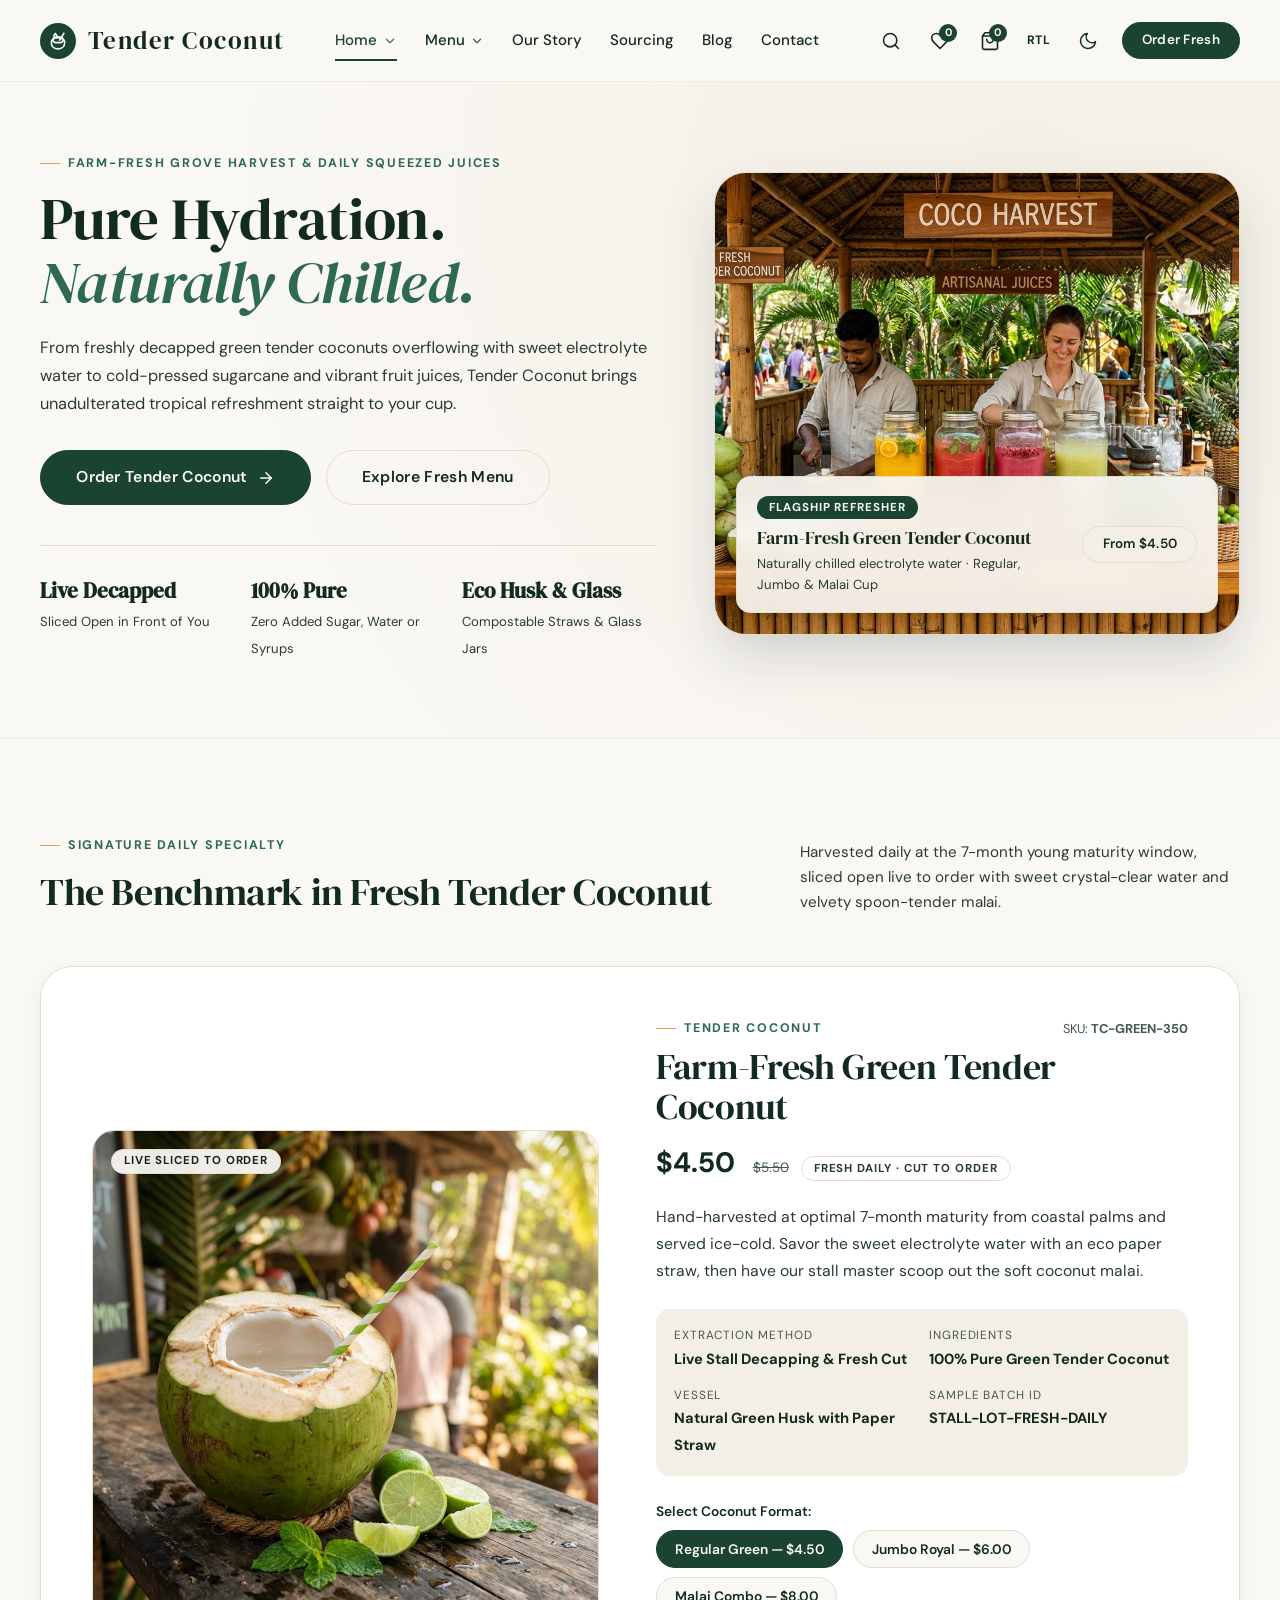
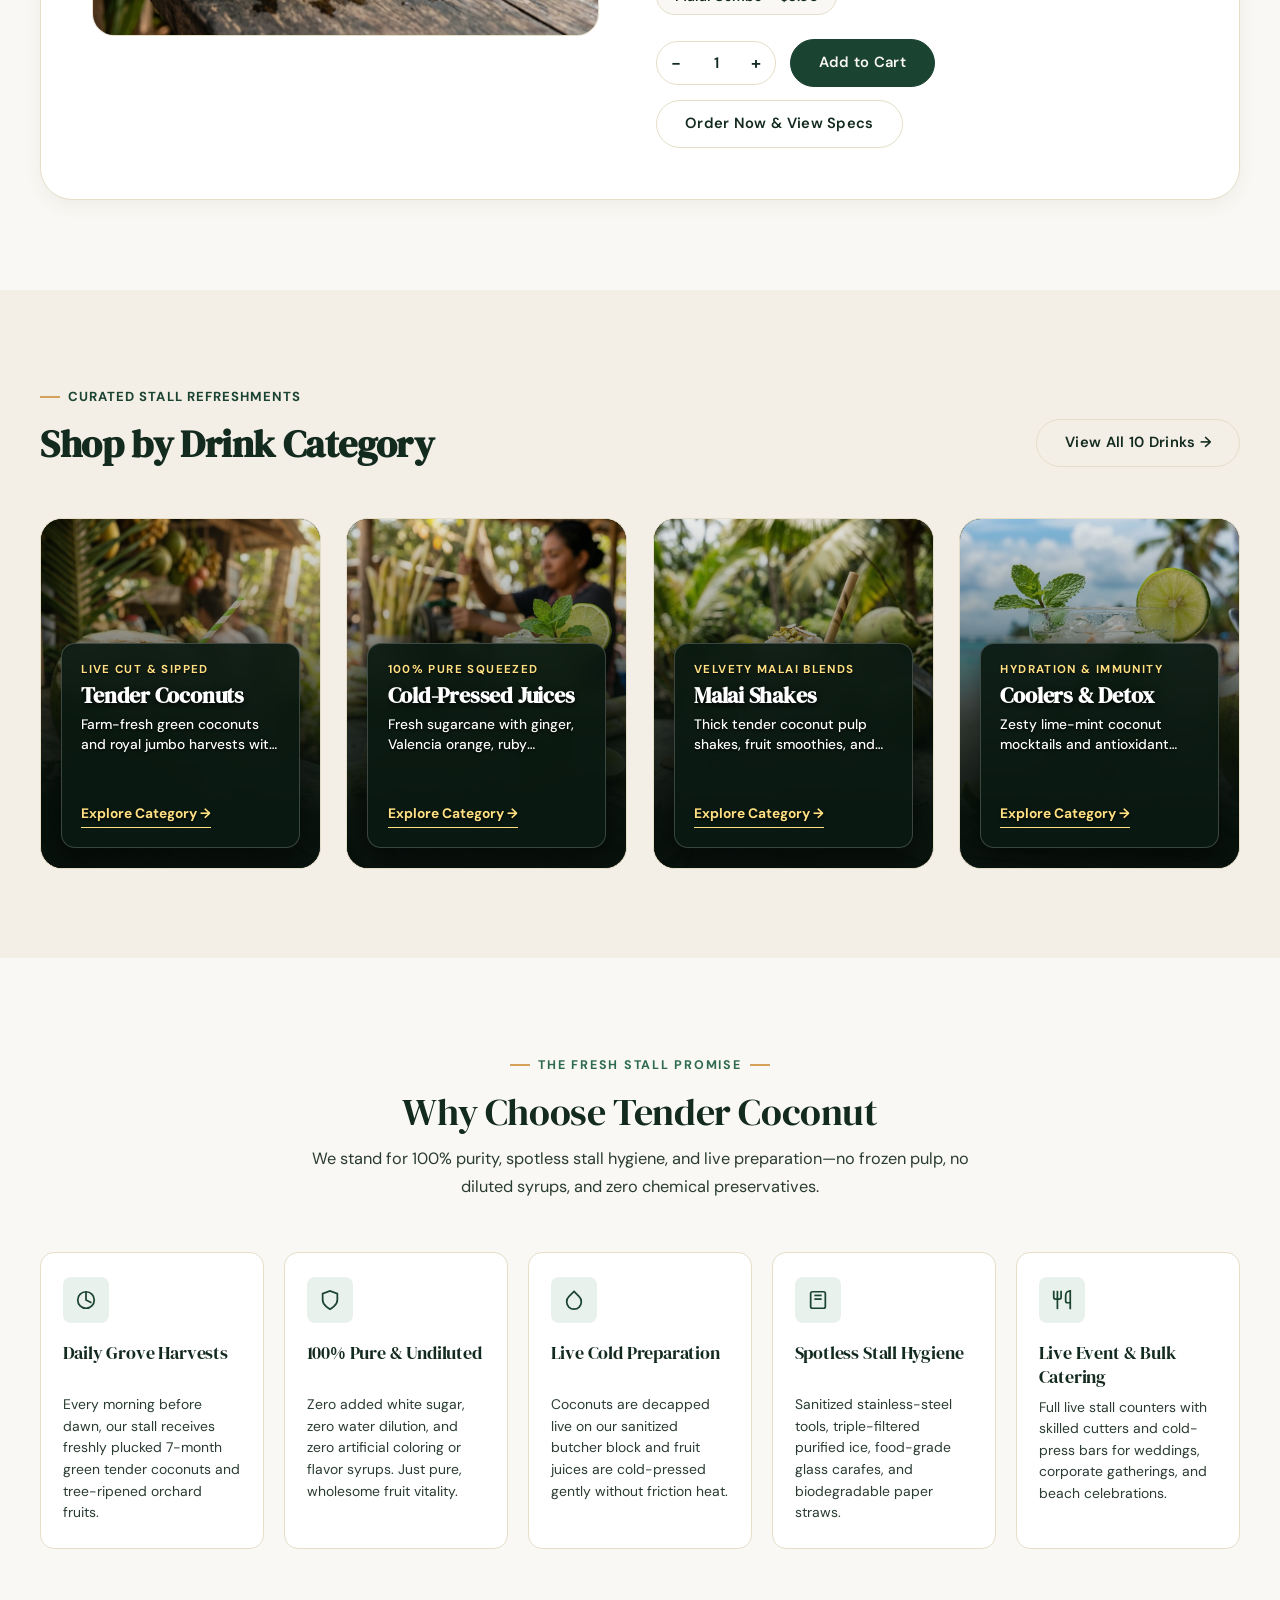
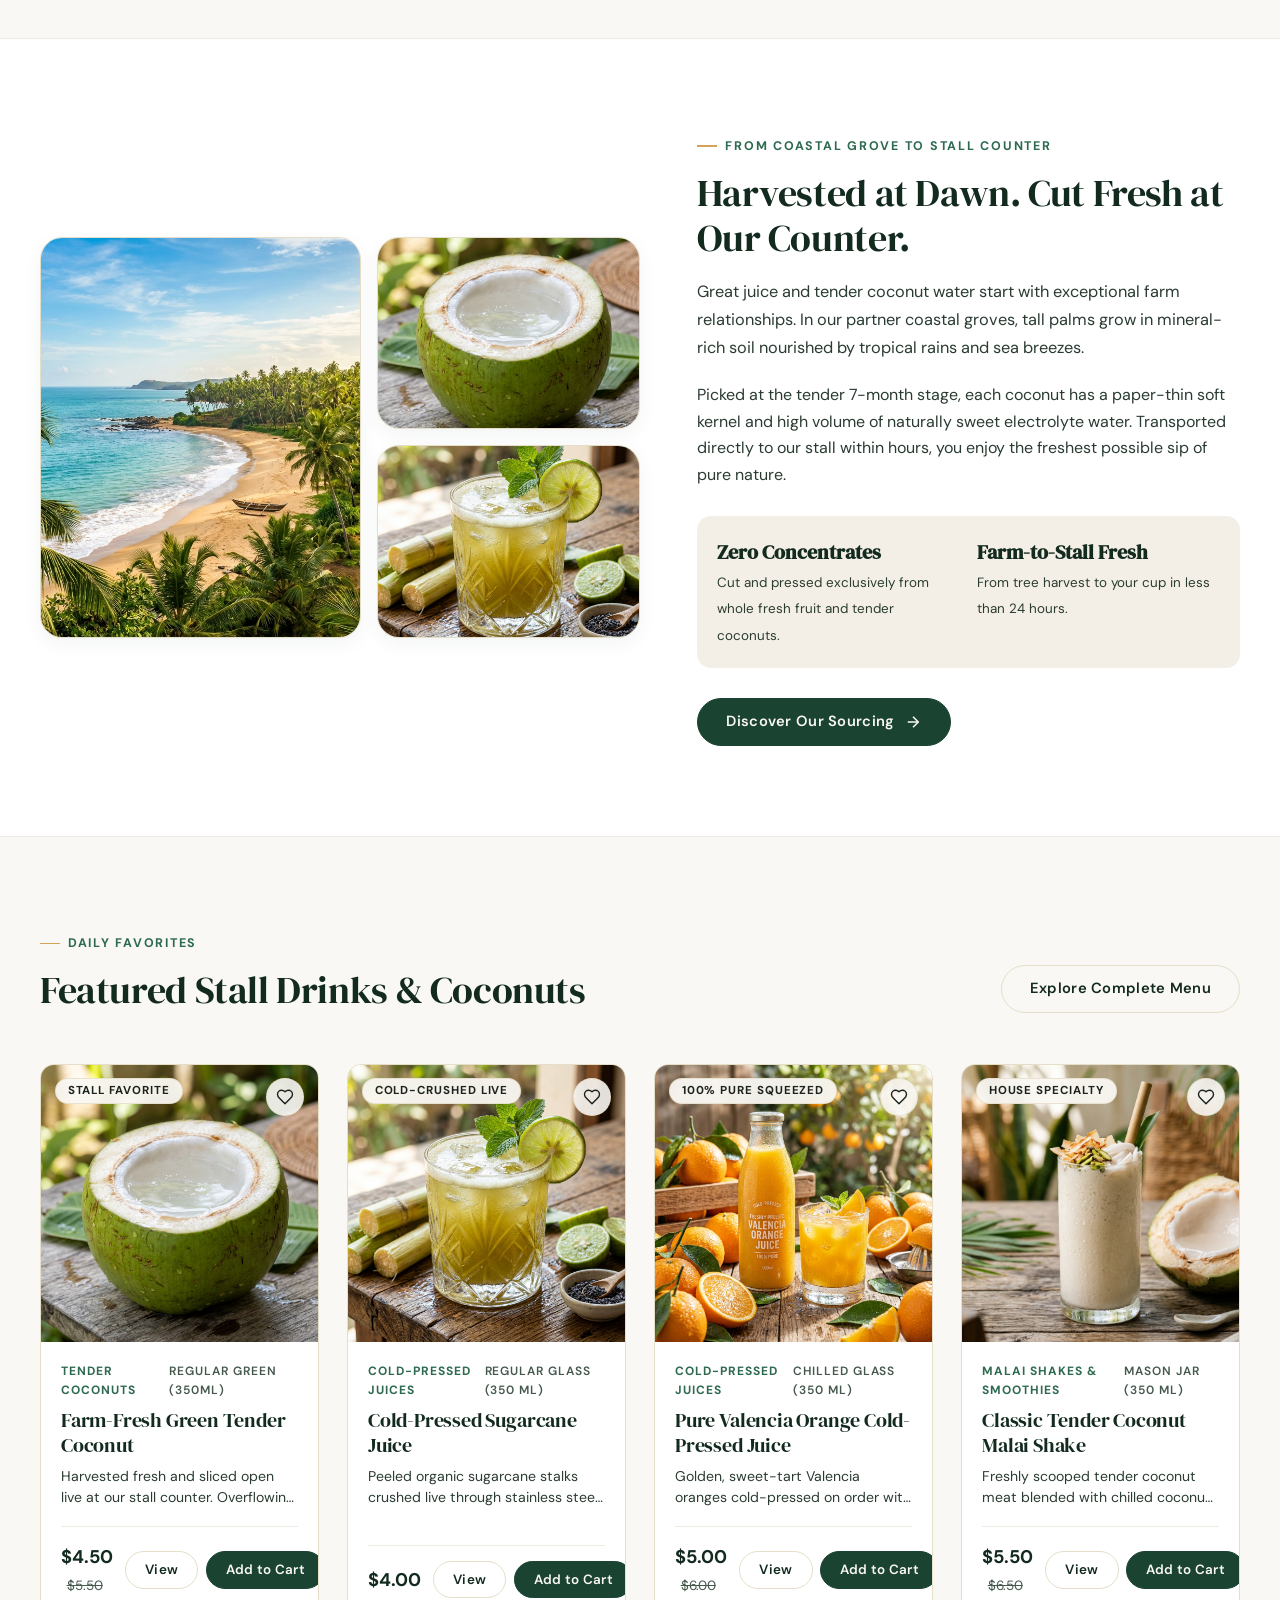
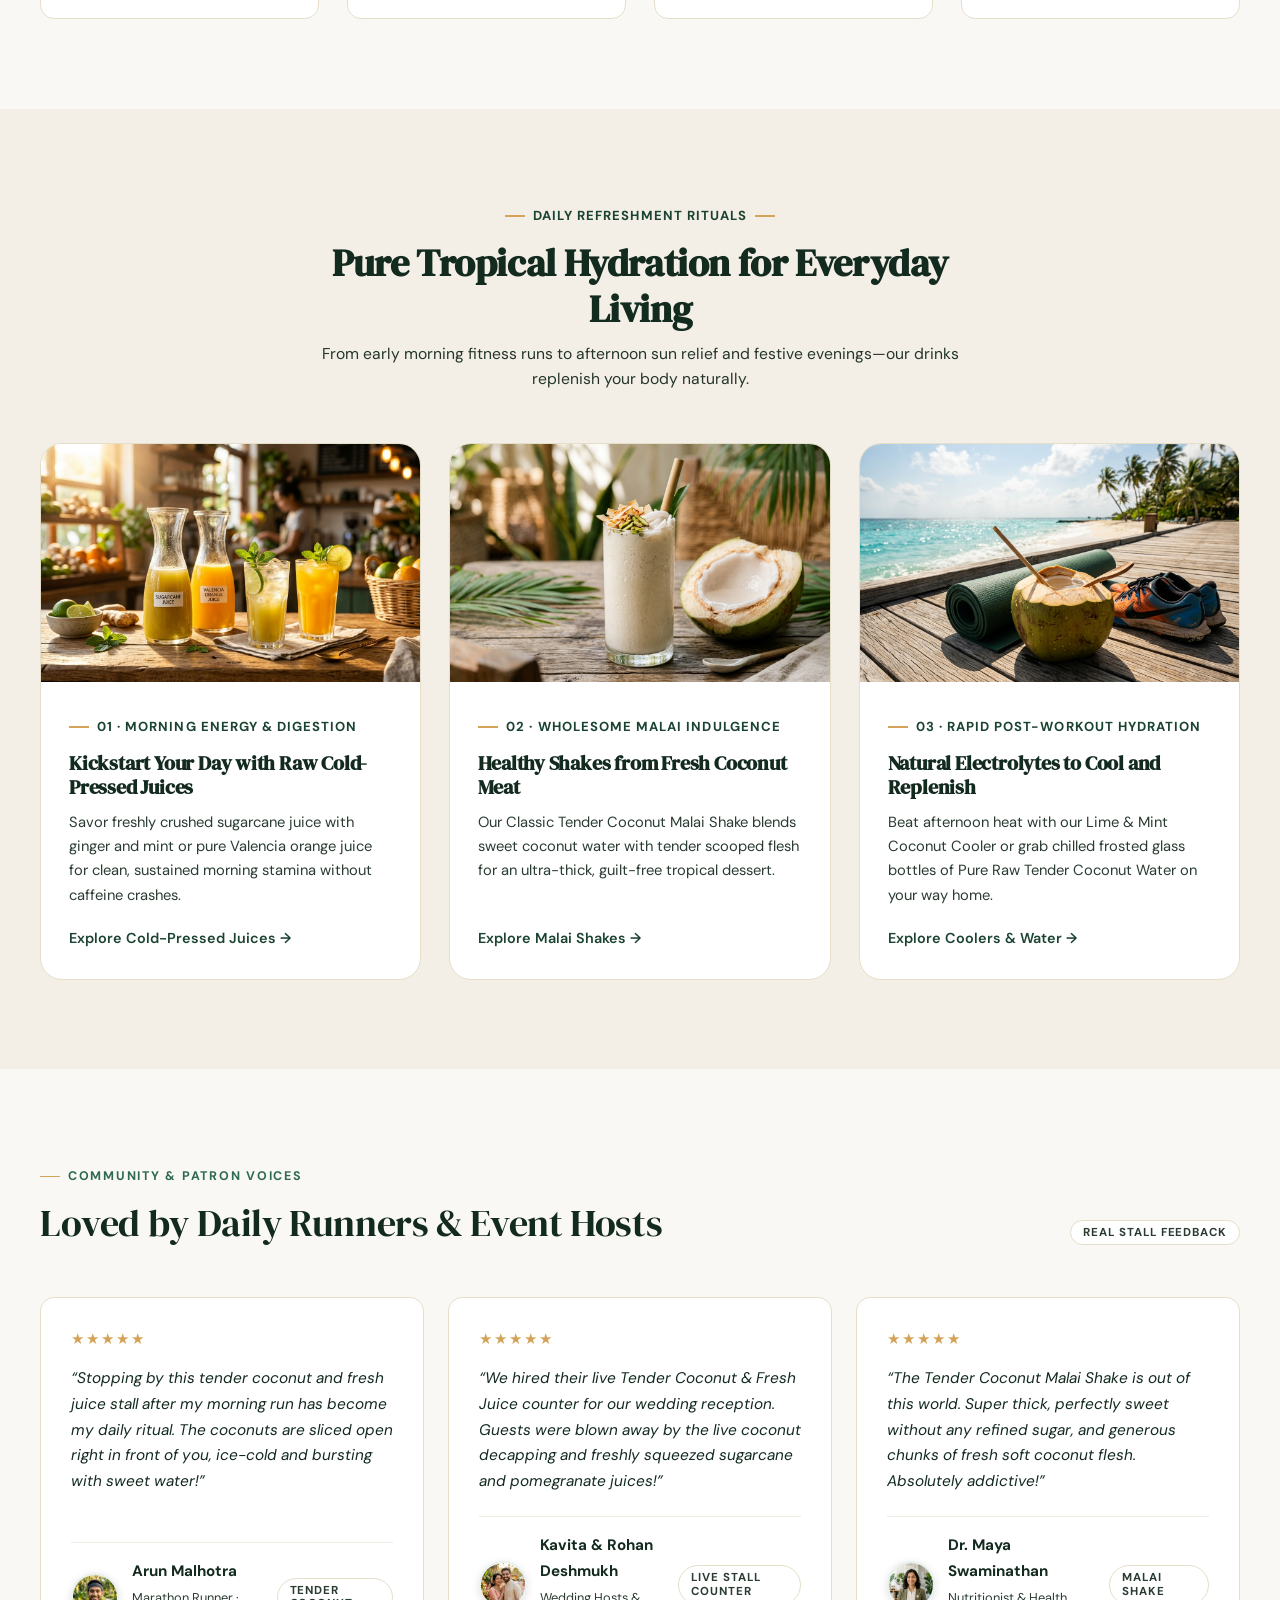
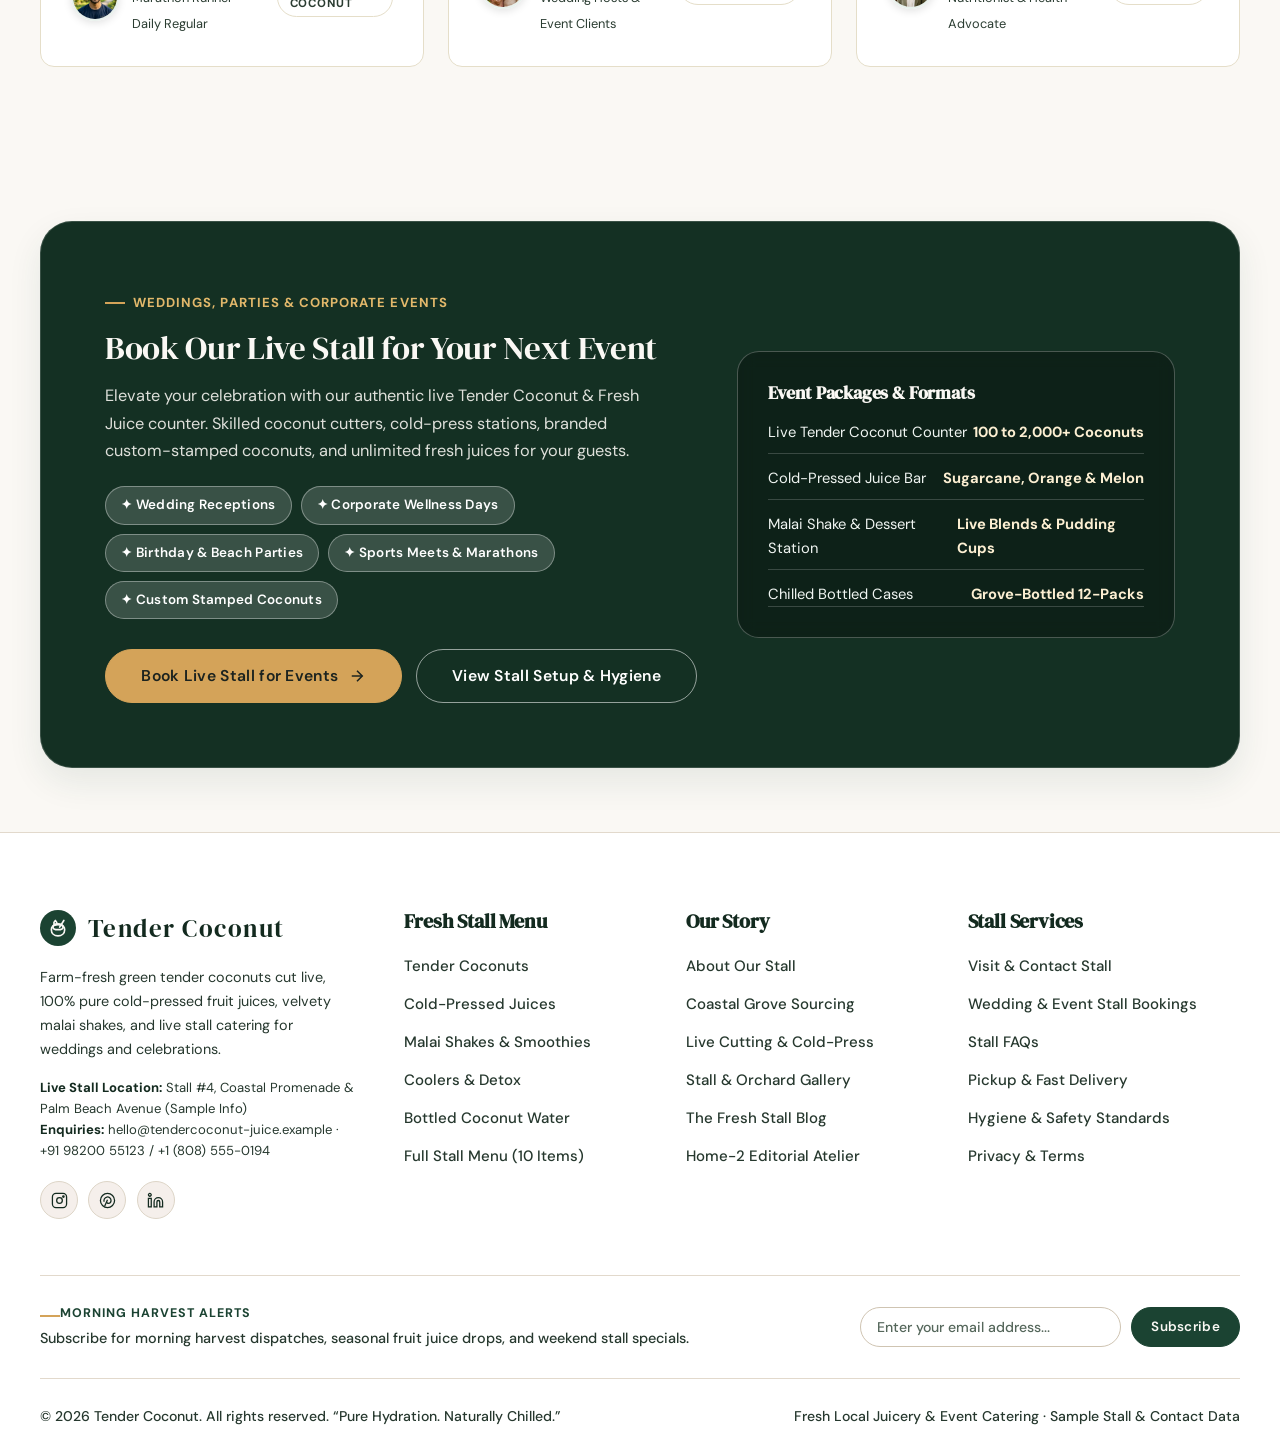
<file: index.html>
<!DOCTYPE html>
<html lang="en" data-theme="light">

<head>
  <meta charset="UTF-8">
  <meta name="viewport" content="width=device-width, initial-scale=1.0">
  <title>Tender Coconut — Pure Hydration. Naturally Chilled.</title>
  <meta name="description"
    content="Tender Coconut & Fresh Juice Stall serves farm-fresh green tender coconuts cut live, 100% pure cold-pressed fruit juices, velvety malai shakes, and live stall catering for weddings and events.">
  <link rel="preconnect" href="https://fonts.googleapis.com">
  <link rel="preconnect" href="https://fonts.gstatic.com" crossorigin>
  <link
    href="https://fonts.googleapis.com/css2?family=DM+Sans:ital,opsz,wght@0,9..40,400;0,9..40,500;0,9..40,600;0,9..40,700;1,9..40,400&family=DM+Serif+Display:ital@0;1&display=swap"
    rel="stylesheet">
  <link rel="icon" type="image/svg+xml" href="assets/images/favicon.svg">
  <link rel="alternate icon" href="favicon.svg">
  <link rel="stylesheet" href="assets/css/styles.css">
</head>

<body>
  <!-- Global Header & Mandatory Navbar -->
  <div id="site-header-mount"></div>

  <main>
    <!-- 1. HERO SECTION -->
    <section class="hero-main" aria-label="Brand Introduction">
      <div class="container hero-main-grid">
        <div class="hero-content">
          <span class="eyebrow">Farm-Fresh Grove Harvest &amp; Daily Squeezed Juices</span>
          <h1 class="display-xl hero-title">Pure Hydration. <em>Naturally Chilled.</em></h1>
          <p class="lead-text">
            From freshly decapped green tender coconuts overflowing with sweet electrolyte water to cold-pressed
            sugarcane and vibrant fruit juices, Tender Coconut brings unadulterated tropical
            refreshment straight to your cup.
          </p>
          <div class="hero-actions">
            <a href="product-details.html?id=vco-raw-glass" class="btn btn-primary btn-lg">
              <span>Order Tender Coconut</span>
              <svg class="icon-arrow" viewBox="0 0 24 24" fill="none" stroke="currentColor" stroke-width="2"
                stroke-linecap="round" stroke-linejoin="round">
                <path d="M5 12h14" />
                <path d="m12 5 7 7-7 7" />
              </svg>
            </a>
            <a href="shop.html" class="btn btn-outline btn-lg">Explore Fresh Menu</a>
          </div>

          <div class="hero-trust-row">
            <div class="hero-trust-item">
              <strong>Live Decapped</strong>
              <span>Sliced Open in Front of You</span>
            </div>
            <div class="hero-trust-item">
              <strong>100% Pure</strong>
              <span>Zero Added Sugar, Water or Syrups</span>
            </div>
            <div class="hero-trust-item">
              <strong>Eco Husk &amp; Glass</strong>
              <span>Compostable Straws &amp; Glass Jars</span>
            </div>
          </div>
        </div>

        <div class="hero-visual">
          <div class="hero-image-frame">
            <img src="assets/images/hero-main.jpg"
              alt="Artisanal Tender Coconut & Fresh Juice Stall counter with fresh green tender coconuts and colorful fresh fruit juices"
              width="760" height="670">
          </div>
          <div class="hero-floating-card">
            <div>
              <span class="badge badge-primary" style="margin-bottom:0.25rem;">Flagship Refresher</span>
              <div style="font-family:var(--font-heading); font-size:1.12rem; color:var(--color-text);">Farm-Fresh Green
                Tender Coconut</div>
              <div style="font-size:0.82rem; color:var(--color-text-muted);">Naturally chilled electrolyte water ·
                Regular, Jumbo &amp; Malai Cup</div>
            </div>
            <a href="product-details.html?id=vco-raw-glass" class="btn btn-secondary btn-sm">From $4.50</a>
          </div>
        </div>
      </div>
    </section>

    <!-- 2. FEATURED PRODUCT — TENDER COCONUT HERO SPOTLIGHT -->
    <section class="section-padding" aria-labelledby="spotlight-heading">
      <div class="container">
        <div class="section-header split">
          <div>
            <span class="eyebrow">Signature Daily Specialty</span>
            <h2 class="heading-xl" id="spotlight-heading">The Benchmark in Fresh Tender Coconut</h2>
          </div>
          <p style="max-width:440px; color:var(--color-text-muted); font-size:0.95rem;">
            Harvested daily at the 7-month young maturity window, sliced open live to order with sweet crystal-clear
            water and velvety spoon-tender malai.
          </p>
        </div>

        <div class="spotlight-card" id="vco-hero-spotlight">
          <div class="spotlight-media">
            <img src="assets/images/product-vco-jar.jpg"
              alt="Fresh green tender coconut cut open with clear coconut water and eco paper straw on wooden juice counter"
              width="620" height="620" loading="lazy">
            <span class="badge badge-cream" style="position:absolute; top:1.1rem; left:1.1rem;">Live Sliced to
              Order</span>
          </div>

          <div>
            <div
              style="display:flex; align-items:center; justify-content:space-between; gap:0.75rem; margin-bottom:0.5rem;">
              <span class="eyebrow" style="margin:0;">Tender Coconut</span>
              <span style="font-size:0.8rem; color:var(--color-text-light);">SKU: <strong
                  data-spotlight-sku>TC-GREEN-350</strong></span>
            </div>

            <h3 class="display-lg" style="font-size:clamp(1.75rem, 2.8vw, 2.45rem); margin-bottom:0.75rem;">
              <a href="product-details.html?id=vco-raw-glass">Farm-Fresh Green Tender Coconut</a>
            </h3>

            <div style="display:flex; align-items:baseline; gap:0.75rem; margin-bottom:1.1rem;">
              <span class="heading-lg" data-spotlight-price
                style="font-family:var(--font-body); font-weight:700;">$4.50</span>
              <span class="product-price-compare">$5.50</span>
              <span class="badge badge-outline">Fresh Daily · Cut to Order</span>
            </div>

            <p class="lead-text" style="font-size:0.98rem; margin-bottom:1.25rem;">
              Hand-harvested at optimal 7-month maturity from coastal palms and served ice-cold. Savor the sweet
              electrolyte water with an eco paper straw, then have our stall master scoop out the soft coconut malai.
            </p>

            <div class="spotlight-specs">
              <div class="spotlight-spec-item">
                <span>Extraction Method</span>
                <strong>Live Stall Decapping &amp; Fresh Cut</strong>
              </div>
              <div class="spotlight-spec-item">
                <span>Ingredients</span>
                <strong>100% Pure Green Tender Coconut</strong>
              </div>
              <div class="spotlight-spec-item">
                <span>Vessel</span>
                <strong>Natural Green Husk with Paper Straw</strong>
              </div>
              <div class="spotlight-spec-item">
                <span>Sample Batch ID</span>
                <strong>STALL-LOT-FRESH-DAILY</strong>
              </div>
            </div>

            <!-- Size Options -->
            <div style="margin-bottom:1.5rem;">
              <span class="form-label" style="display:block; margin-bottom:0.45rem;">Select Coconut Format:</span>
              <div class="size-pills">
                <button type="button" class="size-pill active" data-spotlight-size="Regular Green (350ml)"
                  data-price="4.50" data-sku="TC-GREEN-350">Regular Green — $4.50</button>
                <button type="button" class="size-pill" data-spotlight-size="Jumbo Royal (500ml)" data-price="6.00"
                  data-sku="TC-ROYAL-500">Jumbo Royal — $6.00</button>
                <button type="button" class="size-pill" data-spotlight-size="Tender Malai Cup Combo" data-price="8.00"
                  data-sku="TC-COMBO-800">Malai Combo — $8.00</button>
              </div>
            </div>

            <!-- Quantity & CTAs -->
            <div style="display:flex; flex-wrap:wrap; align-items:center; gap:0.85rem;">
              <div class="qty-control" aria-label="Quantity selector">
                <button type="button" class="qty-btn" data-spotlight-qty-dec aria-label="Decrease quantity">−</button>
                <input type="number" class="qty-input" data-spotlight-qty value="1" min="1" max="99"
                  aria-label="Quantity">
                <button type="button" class="qty-btn" data-spotlight-qty-inc aria-label="Increase quantity">+</button>
              </div>

              <button type="button" class="btn btn-primary" data-spotlight-add>
                Add to Cart
              </button>

              <a href="product-details.html?id=vco-raw-glass" class="btn btn-outline">
                Order Now &amp; View Specs
              </a>
            </div>
          </div>
        </div>
      </div>
    </section>

    <!-- 3. SHOP BY CATEGORY -->
    <section class="section-padding bg-secondary" aria-labelledby="categories-heading">
      <div class="container">
        <div class="section-header split">
          <div>
            <span class="eyebrow">Curated Stall Refreshments</span>
            <h2 class="heading-xl" id="categories-heading">Shop by Drink Category</h2>
          </div>
          <a href="shop.html" class="btn btn-outline">View All 10 Drinks →</a>
        </div>

        <div class="category-grid">
          <a href="shop.html?category=Tender+Coconuts" class="category-card">
            <img src="assets/images/cat-vco.jpg" alt="Tender Coconuts category" loading="lazy" width="420" height="525">
            <div class="category-card-content">
              <span class="category-card-tag">Live Cut &amp; Sipped</span>
              <h3 class="category-card-title">Tender Coconuts</h3>
              <p class="category-card-desc" style="color: #FFFFFF !important;">Farm-fresh green coconuts and royal jumbo harvests with sweet water and malai.</p>
              <span class="category-card-link">Explore Category →</span>
            </div>
          </a>

          <a href="shop.html?category=Cold-Pressed+Juices" class="category-card">
            <img src="assets/images/product-cold-pressed.jpg" alt="Cold-Pressed Juices category" loading="lazy" width="420" height="525">
            <div class="category-card-content">
              <span class="category-card-tag">100% Pure Squeezed</span>
              <h3 class="category-card-title">Cold-Pressed Juices</h3>
              <p class="category-card-desc" style="color: #FFFFFF !important;">Fresh sugarcane with ginger, Valencia orange, ruby pomegranate, and watermelon.</p>
              <span class="category-card-link">Explore Category →</span>
            </div>
          </a>

          <a href="shop.html?category=Malai+Shakes+%26+Smoothies" class="category-card">
            <img src="assets/images/cat-desiccated.jpg" alt="Malai Shakes and Smoothies category" loading="lazy" width="420" height="525">
            <div class="category-card-content">
              <span class="category-card-tag">Velvety Malai Blends</span>
              <h3 class="category-card-title">Malai Shakes</h3>
              <p class="category-card-desc" style="color: #FFFFFF !important;">Thick tender coconut pulp shakes, fruit smoothies, and creamy chilled pudding cups.</p>
              <span class="category-card-link">Explore Category →</span>
            </div>
          </a>

          <a href="shop.html?category=Coolers+%26+Detox" class="category-card">
            <img src="assets/images/cat-chips.jpg" alt="Coolers and Detox category" loading="lazy" width="420" height="525">
            <div class="category-card-content">
              <span class="category-card-tag">Hydration &amp; Immunity</span>
              <h3 class="category-card-title">Coolers &amp; Detox</h3>
              <p class="category-card-desc" style="color: #FFFFFF !important;">Zesty lime-mint coconut mocktails and antioxidant apple-beetroot-carrot cleansers.</p>
              <span class="category-card-link">Explore Category →</span>
            </div>
          </a>
        </div>
      </div>
    </section>

    <!-- 4. WHY CHOOSE OUR STALL -->
    <section class="section-padding" aria-labelledby="why-heading">
      <div class="container">
        <div class="section-header center">
          <span class="eyebrow">The Fresh Stall Promise</span>
          <h2 class="heading-xl" id="why-heading">Why Choose Tender Coconut</h2>
          <p class="lead-text" style="margin-top:0.65rem;">
            We stand for 100% purity, spotless stall hygiene, and live preparation—no frozen pulp, no diluted syrups,
            and zero chemical preservatives.
          </p>
        </div>

        <div class="pillars-grid">
          <article class="pillar-card">
            <div class="pillar-icon" aria-hidden="true">
              <svg width="22" height="22" viewBox="0 0 24 24" fill="none" stroke="currentColor" stroke-width="1.9">
                <circle cx="12" cy="12" r="9" />
                <path d="M12 3v9l6 3" />
              </svg>
            </div>
            <h3>Daily Grove Harvests</h3>
            <p>Every morning before dawn, our stall receives freshly plucked 7-month green tender coconuts and
              tree-ripened orchard fruits.</p>
          </article>

          <article class="pillar-card">
            <div class="pillar-icon" aria-hidden="true">
              <svg width="22" height="22" viewBox="0 0 24 24" fill="none" stroke="currentColor" stroke-width="1.9">
                <path d="M12 22s8-4 8-10V5l-8-3-8 3v7c0 6 8 10 8 10z" />
              </svg>
            </div>
            <h3>100% Pure &amp; Undiluted</h3>
            <p>Zero added white sugar, zero water dilution, and zero artificial coloring or flavor syrups. Just pure,
              wholesome fruit vitality.</p>
          </article>

          <article class="pillar-card">
            <div class="pillar-icon" aria-hidden="true">
              <svg width="22" height="22" viewBox="0 0 24 24" fill="none" stroke="currentColor" stroke-width="1.9">
                <path d="M12 2.69l5.66 5.66a8 8 0 1 1-11.31 0z" />
              </svg>
            </div>
            <h3>Live Cold Preparation</h3>
            <p>Coconuts are decapped live on our sanitized butcher block and fruit juices are cold-pressed gently
              without friction heat.</p>
          </article>

          <article class="pillar-card">
            <div class="pillar-icon" aria-hidden="true">
              <svg width="22" height="22" viewBox="0 0 24 24" fill="none" stroke="currentColor" stroke-width="1.9">
                <rect x="4" y="3" width="16" height="18" rx="2" />
                <path d="M8 7h8" />
                <path d="M8 11h8" />
              </svg>
            </div>
            <h3>Spotless Stall Hygiene</h3>
            <p>Sanitized stainless-steel tools, triple-filtered purified ice, food-grade glass carafes, and
              biodegradable paper straws.</p>
          </article>

          <article class="pillar-card">
            <div class="pillar-icon" aria-hidden="true">
              <svg width="22" height="22" viewBox="0 0 24 24" fill="none" stroke="currentColor" stroke-width="1.9">
                <path d="M3 2v7c0 1.1.9 2 2 2h4a2 2 0 0 0 2-2V2" />
                <path d="M7 2v20" />
                <path d="M21 15V2v0a5 5 0 0 0-5 5v6c0 1.1.9 2 2 2h3Zm0 0v7" />
              </svg>
            </div>
            <h3>Live Event &amp; Bulk Catering</h3>
            <p>Full live stall counters with skilled cutters and cold-press bars for weddings, corporate gatherings, and
              beach celebrations.</p>
          </article>
        </div>
      </div>
    </section>

    <!-- 5. OUR SOURCING STORY -->
    <section class="section-padding bg-surface"
      style="border-top:1px solid var(--color-border-subtle); border-bottom:1px solid var(--color-border-subtle);"
      aria-labelledby="sourcing-story-heading">
      <div class="container story-split">
        <div class="story-collage">
          <div class="story-collage-main">
            <img src="assets/images/sourcing-hero.jpg"
              alt="Coastal coconut palm grove at dawn with freshly harvested tender green coconuts"
              loading="lazy" width="520" height="650">
          </div>
          <div class="story-collage-side">
            <div class="collage-box">
              <img src="assets/images/signature-coconut.jpg"
                alt="Stall master inspecting freshly cracked tender green coconut with sweet water and malai"
                loading="lazy" width="380" height="310">
            </div>
            <div class="collage-box">
              <img src="assets/images/signature-sugarcane.jpg"
                alt="Live sugarcane and fruit cold extraction at the stall counter" loading="lazy" width="380"
                height="310">
            </div>
          </div>
        </div>

        <div>
          <span class="eyebrow">From Coastal Grove to Stall Counter</span>
          <h2 class="heading-xl" id="sourcing-story-heading" style="margin-bottom:1.1rem;">Harvested at Dawn. Cut Fresh
            at Our Counter.</h2>
          <p class="lead-text" style="margin-bottom:1.25rem;">
            Great juice and tender coconut water start with exceptional farm relationships. In our partner coastal
            groves, tall palms grow in mineral-rich soil nourished by tropical rains and sea breezes.
          </p>
          <p style="color:var(--color-text-muted); margin-bottom:1.75rem;">
            Picked at the tender 7-month stage, each coconut has a paper-thin soft kernel and high volume of naturally
            sweet electrolyte water. Transported directly to our stall within hours, you enjoy the freshest possible sip
            of pure nature.
          </p>

          <div
            style="display:grid; grid-template-columns:1fr 1fr; gap:1rem; padding:1.25rem; background:var(--color-secondary); border-radius:var(--radius-md); margin-bottom:1.85rem;">
            <div>
              <strong style="display:block; font-family:var(--font-heading); font-size:1.25rem;">Zero
                Concentrates</strong>
              <span style="font-size:0.84rem; color:var(--color-text-muted);">Cut and pressed exclusively from whole
                fresh fruit and tender coconuts.</span>
            </div>
            <div>
              <strong style="display:block; font-family:var(--font-heading); font-size:1.25rem;">Farm-to-Stall
                Fresh</strong>
              <span style="font-size:0.84rem; color:var(--color-text-muted);">From tree harvest to your cup in less than
                24 hours.</span>
            </div>
          </div>

          <a href="sourcing.html" class="btn btn-primary">
            <span>Discover Our Sourcing</span>
            <svg class="icon-arrow" viewBox="0 0 24 24" fill="none" stroke="currentColor" stroke-width="2">
              <path d="M5 12h14" />
              <path d="m12 5 7 7-7 7" />
            </svg>
          </a>
        </div>
      </div>
    </section>

    <!-- 6. FEATURED PRODUCTS -->
    <section class="section-padding" aria-labelledby="featured-products-heading">
      <div class="container">
        <div class="section-header split">
          <div>
            <span class="eyebrow">Daily Favorites</span>
            <h2 class="heading-xl" id="featured-products-heading">Featured Stall Drinks &amp; Coconuts</h2>
          </div>
          <a href="shop.html" class="btn btn-outline">Explore Complete Menu</a>
        </div>

        <div class="products-grid" id="home-featured-products"></div>
      </div>
    </section>

    <!-- 7. NATURAL TENDER COCONUT LIFESTYLE SECTION -->
    <section class="section-padding bg-secondary" aria-labelledby="lifestyle-heading">
      <div class="container">
        <div class="section-header center">
          <span class="eyebrow">Daily Refreshment Rituals</span>
          <h2 class="heading-xl" id="lifestyle-heading">Pure Tropical Hydration for Everyday Living</h2>
          <p class="lead-text" style="margin-top:0.6rem;">
            From early morning fitness runs to afternoon sun relief and festive evenings—our drinks replenish your body
            naturally.
          </p>
        </div>

        <div class="lifestyle-grid"
          style="display:grid; grid-template-columns: repeat(auto-fit, minmax(300px, 1fr)); gap:1.75rem;">
          <article
            style="background:var(--color-surface); border:1px solid var(--color-border); border-radius:var(--radius-lg); overflow:hidden; display:flex; flex-direction:column;">
            <div style="aspect-ratio:16/10; overflow:hidden;">
              <img src="assets/images/lifestyle-morning-juice.jpg"
                alt="Chilled morning cold-pressed sugarcane and Valencia orange juices with mint and lime" loading="lazy"
                style="width:100%; height:100%; object-fit:cover;">
            </div>
            <div style="padding:1.75rem; flex:1; display:flex; flex-direction:column; justify-content:space-between;">
              <div>
                <span class="eyebrow">01 · Morning Energy &amp; Digestion</span>
                <h3 class="heading-md" style="margin-bottom:0.65rem;">Kickstart Your Day with Raw Cold-Pressed Juices
                </h3>
                <p style="color:var(--color-text-muted); font-size:0.92rem; margin-bottom:1.25rem;">
                  Savor freshly crushed sugarcane juice with ginger and mint or pure Valencia orange juice for clean,
                  sustained morning stamina without caffeine crashes.
                </p>
              </div>
              <a href="product-details.html?id=vco-culinary-pour"
                style="font-weight:600; color:var(--color-primary); font-size:0.9rem;">Explore Cold-Pressed Juices →</a>
            </div>
          </article>

          <article
            style="background:var(--color-surface); border:1px solid var(--color-border); border-radius:var(--radius-lg); overflow:hidden; display:flex; flex-direction:column;">
            <div style="aspect-ratio:16/10; overflow:hidden;">
              <img src="assets/images/lifestyle-malai-shake.jpg"
                alt="Thick tender coconut malai shake garnished with roasted pistachios" loading="lazy"
                style="width:100%; height:100%; object-fit:cover;">
            </div>
            <div style="padding:1.75rem; flex:1; display:flex; flex-direction:column; justify-content:space-between;">
              <div>
                <span class="eyebrow">02 · Wholesome Malai Indulgence</span>
                <h3 class="heading-md" style="margin-bottom:0.65rem;">Healthy Shakes from Fresh Coconut Meat</h3>
                <p style="color:var(--color-text-muted); font-size:0.92rem; margin-bottom:1.25rem;">
                  Our Classic Tender Coconut Malai Shake blends sweet coconut water with tender scooped flesh for an
                  ultra-thick, guilt-free tropical dessert.
                </p>
              </div>
              <a href="product-details.html?id=desiccated-fine"
                style="font-weight:600; color:var(--color-primary); font-size:0.9rem;">Explore Malai Shakes →</a>
            </div>
          </article>

          <article
            style="background:var(--color-surface); border:1px solid var(--color-border); border-radius:var(--radius-lg); overflow:hidden; display:flex; flex-direction:column;">
            <div style="aspect-ratio:16/10; overflow:hidden;">
              <img src="assets/images/lifestyle-hydration-beach.jpg"
                alt="Decapped green tender coconut with straw on sunny boardwalk after run" loading="lazy"
                style="width:100%; height:100%; object-fit:cover;">
            </div>
            <div style="padding:1.75rem; flex:1; display:flex; flex-direction:column; justify-content:space-between;">
              <div>
                <span class="eyebrow">03 · Rapid Post-Workout Hydration</span>
                <h3 class="heading-md" style="margin-bottom:0.65rem;">Natural Electrolytes to Cool and Replenish</h3>
                <p style="color:var(--color-text-muted); font-size:0.92rem; margin-bottom:1.25rem;">
                  Beat afternoon heat with our Lime &amp; Mint Coconut Cooler or grab chilled frosted glass bottles of
                  Pure Raw Tender Coconut Water on your way home.
                </p>
              </div>
              <a href="product-details.html?id=chips-golden-toasted"
                style="font-weight:600; color:var(--color-primary); font-size:0.9rem;">Explore Coolers &amp; Water →</a>
            </div>
          </article>
        </div>
      </div>
    </section>

    <!-- 8. CUSTOMER TESTIMONIALS (STALL FEEDBACK) -->
    <section class="section-padding" aria-labelledby="testimonials-heading">
      <div class="container">
        <div class="section-header split">
          <div>
            <span class="eyebrow">Community &amp; Patron Voices</span>
            <h2 class="heading-xl" id="testimonials-heading">Loved by Daily Runners &amp; Event Hosts</h2>
          </div>
          <span class="badge badge-outline">Real Stall Feedback</span>
        </div>

        <div class="testimonials-grid">
          <article class="testimonial-card">
            <div>
              <div class="testimonial-stars" aria-label="5 out of 5 stars">★★★★★</div>
              <p class="testimonial-quote" style="margin-top:0.85rem;">
                “Stopping by this tender coconut and fresh juice stall after my morning run has become my daily ritual.
                The coconuts are sliced open right in front of you, ice-cold and bursting with sweet water!”
              </p>
            </div>
            <div class="testimonial-author">
              <div style="display:flex; align-items:center; gap:0.85rem;">
                <img src="assets/images/avatar-1.jpg" alt="Arun Malhotra" class="testimonial-avatar" width="48" height="48" loading="lazy">
                <div>
                  <strong style="display:block; font-size:0.95rem;">Arun Malhotra</strong>
                  <span style="font-size:0.8rem; color:var(--color-text-muted);">Marathon Runner · Daily Regular</span>
                </div>
              </div>
              <span class="badge badge-outline">Tender Coconut</span>
            </div>
          </article>

          <article class="testimonial-card">
            <div>
              <div class="testimonial-stars" aria-label="5 out of 5 stars">★★★★★</div>
              <p class="testimonial-quote" style="margin-top:0.85rem;">
                “We hired their live Tender Coconut &amp; Fresh Juice counter for our wedding reception. Guests were
                blown away by the live coconut decapping and freshly squeezed sugarcane and pomegranate juices!”
              </p>
            </div>
            <div class="testimonial-author">
              <div style="display:flex; align-items:center; gap:0.85rem;">
                <img src="assets/images/avatar-2.jpg" alt="Kavita &amp; Rohan Deshmukh" class="testimonial-avatar" width="48" height="48" loading="lazy">
                <div>
                  <strong style="display:block; font-size:0.95rem;">Kavita &amp; Rohan Deshmukh</strong>
                  <span style="font-size:0.8rem; color:var(--color-text-muted);">Wedding Hosts &amp; Event Clients</span>
                </div>
              </div>
              <span class="badge badge-outline">Live Stall Counter</span>
            </div>
          </article>

          <article class="testimonial-card">
            <div>
              <div class="testimonial-stars" aria-label="5 out of 5 stars">★★★★★</div>
              <p class="testimonial-quote" style="margin-top:0.85rem;">
                “The Tender Coconut Malai Shake is out of this world. Super thick, perfectly sweet without any refined
                sugar, and generous chunks of fresh soft coconut flesh. Absolutely addictive!”
              </p>
            </div>
            <div class="testimonial-author">
              <div style="display:flex; align-items:center; gap:0.85rem;">
                <img src="assets/images/avatar-3.jpg" alt="Dr. Maya Swaminathan" class="testimonial-avatar" width="48" height="48" loading="lazy">
                <div>
                  <strong style="display:block; font-size:0.95rem;">Dr. Maya Swaminathan</strong>
                  <span style="font-size:0.8rem; color:var(--color-text-muted);">Nutritionist &amp; Health Advocate</span>
                </div>
              </div>
              <span class="badge badge-outline">Malai Shake</span>
            </div>
          </article>
        </div>
      </div>
    </section>

    <!-- 9. LIVE STALL & EVENT CATERING BANNER -->
    <section class="section-padding-sm" aria-labelledby="bulk-heading">
      <div class="container">
        <div class="bulk-banner">
          <div>
            <span class="eyebrow" style="color:#E2B86B;">Weddings, Parties &amp; Corporate Events</span>
            <h2 class="heading-xl" id="bulk-heading" style="margin-bottom:0.85rem;">Book Our Live Stall for Your Next
              Event</h2>
            <p style="color:rgba(250, 248, 244, 0.85); font-size:1rem; max-width:560px;">
              Elevate your celebration with our authentic live Tender Coconut &amp; Fresh Juice counter. Skilled coconut
              cutters, cold-press stations, branded custom-stamped coconuts, and unlimited fresh juices for your guests.
            </p>

            <div class="bulk-audiences" aria-label="Event Types">
              <span class="bulk-audience-chip">✦ Wedding Receptions</span>
              <span class="bulk-audience-chip">✦ Corporate Wellness Days</span>
              <span class="bulk-audience-chip">✦ Birthday &amp; Beach Parties</span>
              <span class="bulk-audience-chip">✦ Sports Meets &amp; Marathons</span>
              <span class="bulk-audience-chip">✦ Custom Stamped Coconuts</span>
            </div>

            <div style="display:flex; flex-wrap:wrap; gap:0.85rem;">
              <a href="contact-bulk-enquiry.html#bulk-enquiry" class="btn btn-accent btn-lg">
                <span>Book Live Stall for Events</span>
                <svg class="icon-arrow" viewBox="0 0 24 24" fill="none" stroke="currentColor" stroke-width="2">
                  <path d="M5 12h14" />
                  <path d="m12 5 7 7-7 7" />
                </svg>
              </a>
              <a href="sourcing.html#quality-process" class="btn btn-outline btn-lg"
                style="color:#FAF8F4; border-color:rgba(255,255,255,0.3);">
                View Stall Setup &amp; Hygiene
              </a>
            </div>
          </div>

          <div class="bulk-card-preview">
            <h3 class="heading-sm" style="color:#FAF8F4; margin-bottom:0.9rem;">Event Packages &amp; Formats</h3>
            <ul
              style="display:flex; flex-direction:column; gap:0.75rem; font-size:0.9rem; color:rgba(250, 248, 244, 0.88);">
              <li
                style="display:flex; justify-content:space-between; border-bottom:1px solid rgba(255,255,255,0.12); padding-bottom:0.55rem;">
                <span>Live Tender Coconut Counter</span>
                <strong>100 to 2,000+ Coconuts</strong>
              </li>
              <li
                style="display:flex; justify-content:space-between; border-bottom:1px solid rgba(255,255,255,0.12); padding-bottom:0.55rem;">
                <span>Cold-Pressed Juice Bar</span>
                <strong>Sugarcane, Orange &amp; Melon</strong>
              </li>
              <li
                style="display:flex; justify-content:space-between; border-bottom:1px solid rgba(255,255,255,0.12); padding-bottom:0.55rem;">
                <span>Malai Shake &amp; Dessert Station</span>
                <strong>Live Blends &amp; Pudding Cups</strong>
              </li>
              <li style="display:flex; justify-content:space-between;">
                <span>Chilled Bottled Cases</span>
                <strong>Grove-Bottled 12-Packs</strong>
              </li>
            </ul>
          </div>
        </div>
      </div>
    </section>
  </main>

  <!-- Global 4-Column Footer & Newsletter -->
  <div id="site-footer-mount"></div>

  <script src="assets/js/products.js"></script>
  <script src="assets/js/app.js"></script>
  <script src="assets/js/page-handlers.js"></script>
</body>

</html>
</file>
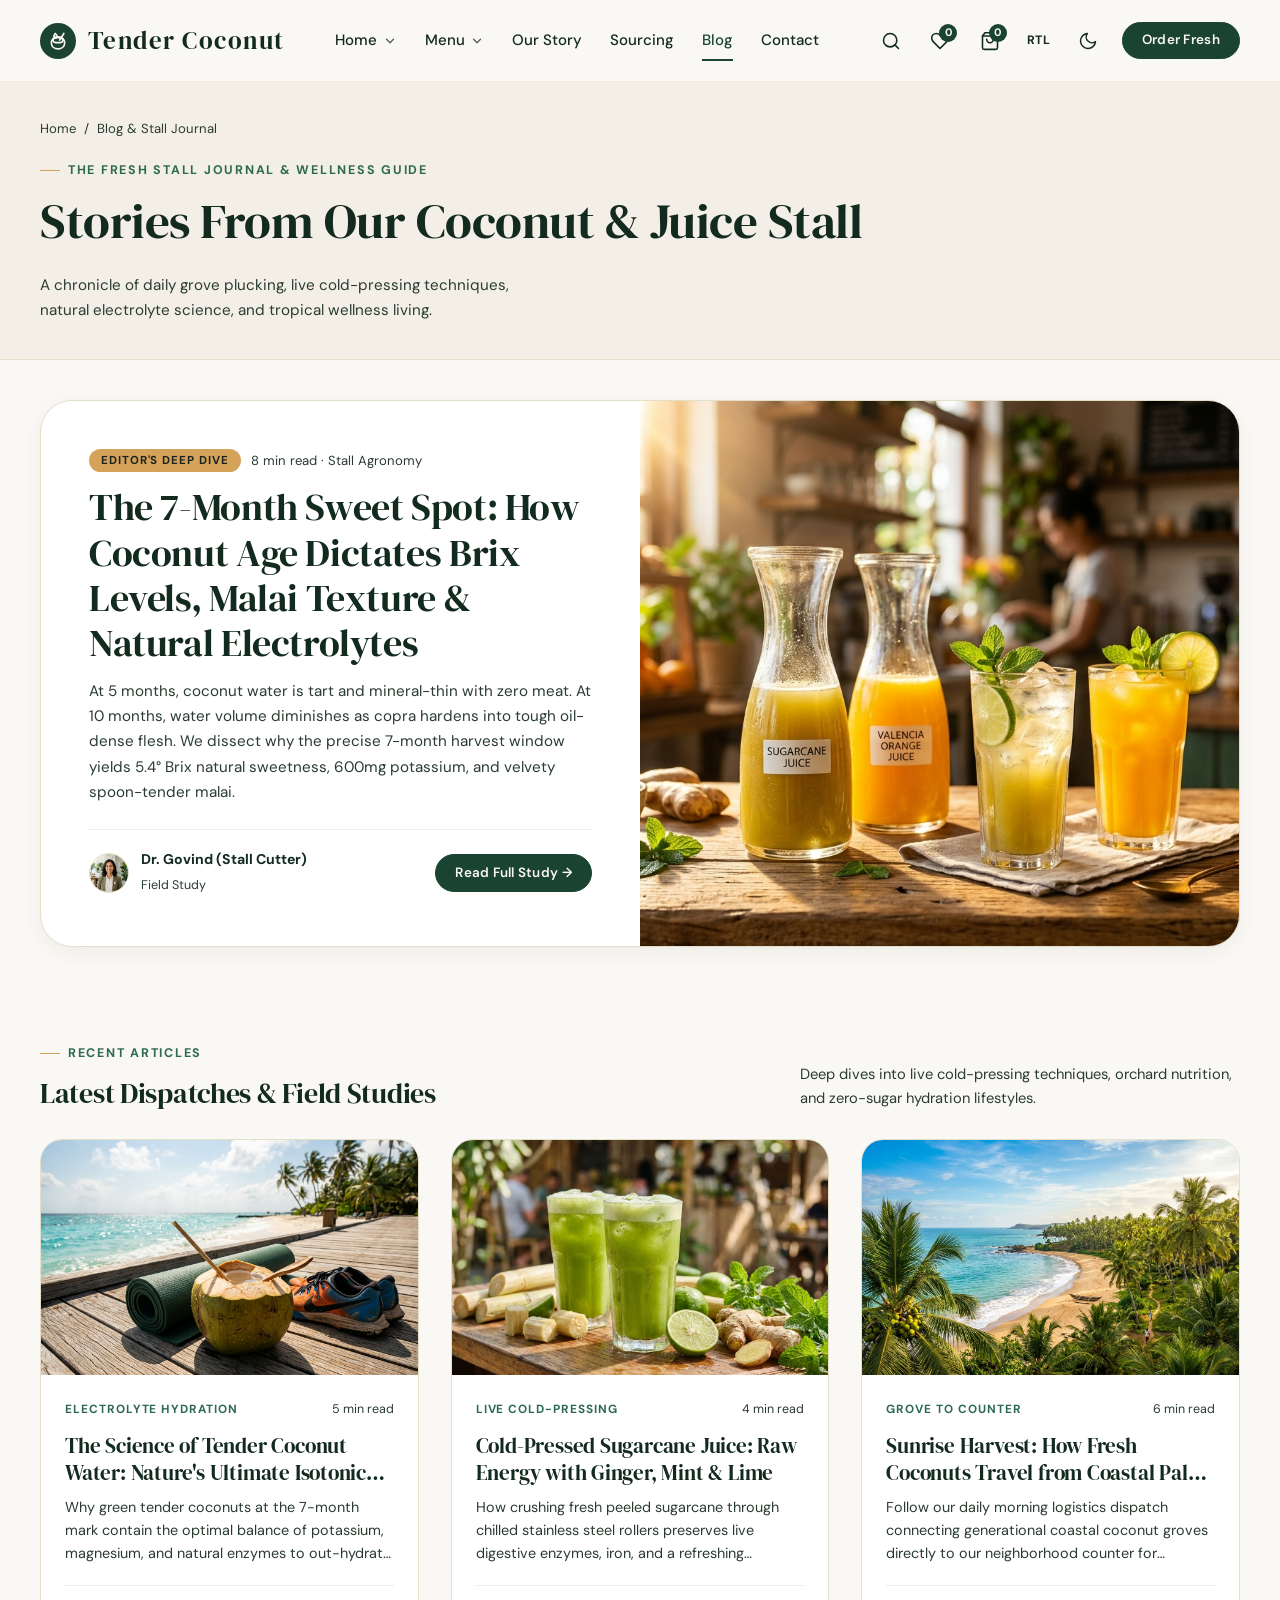
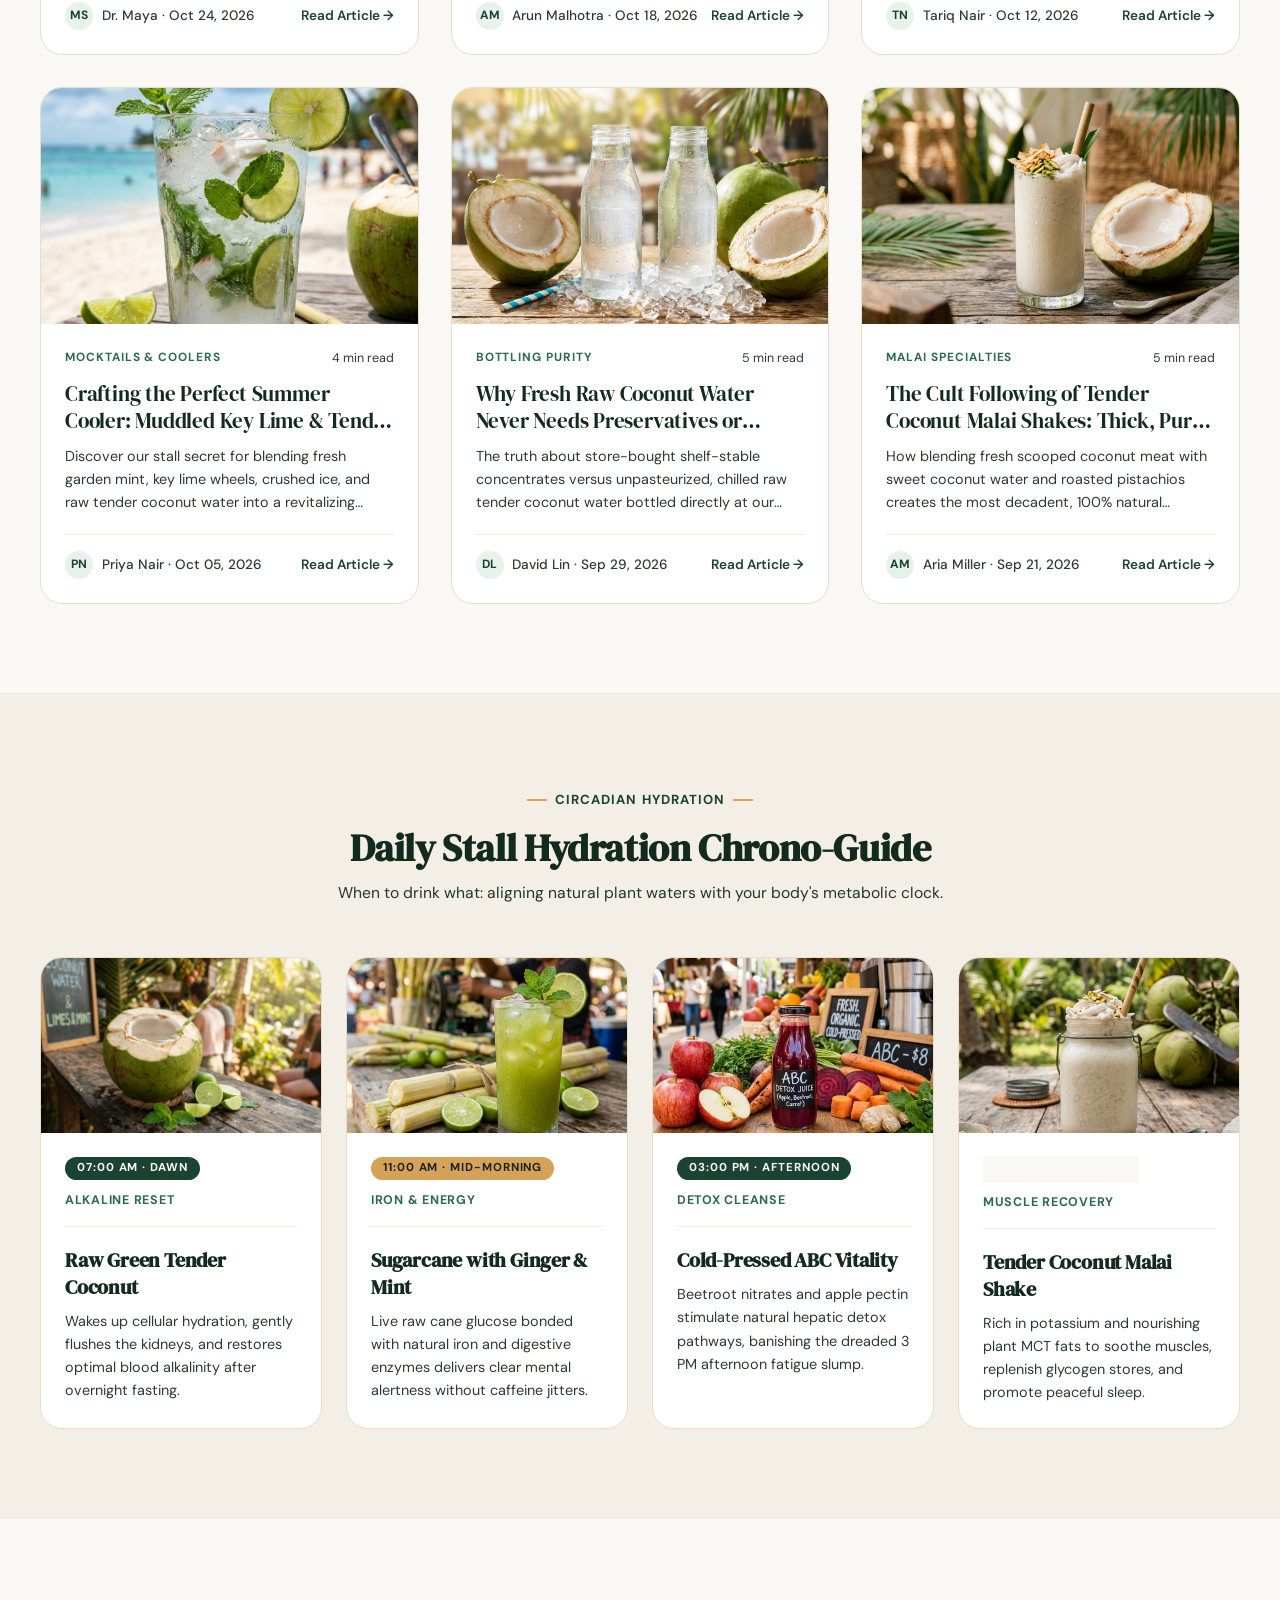
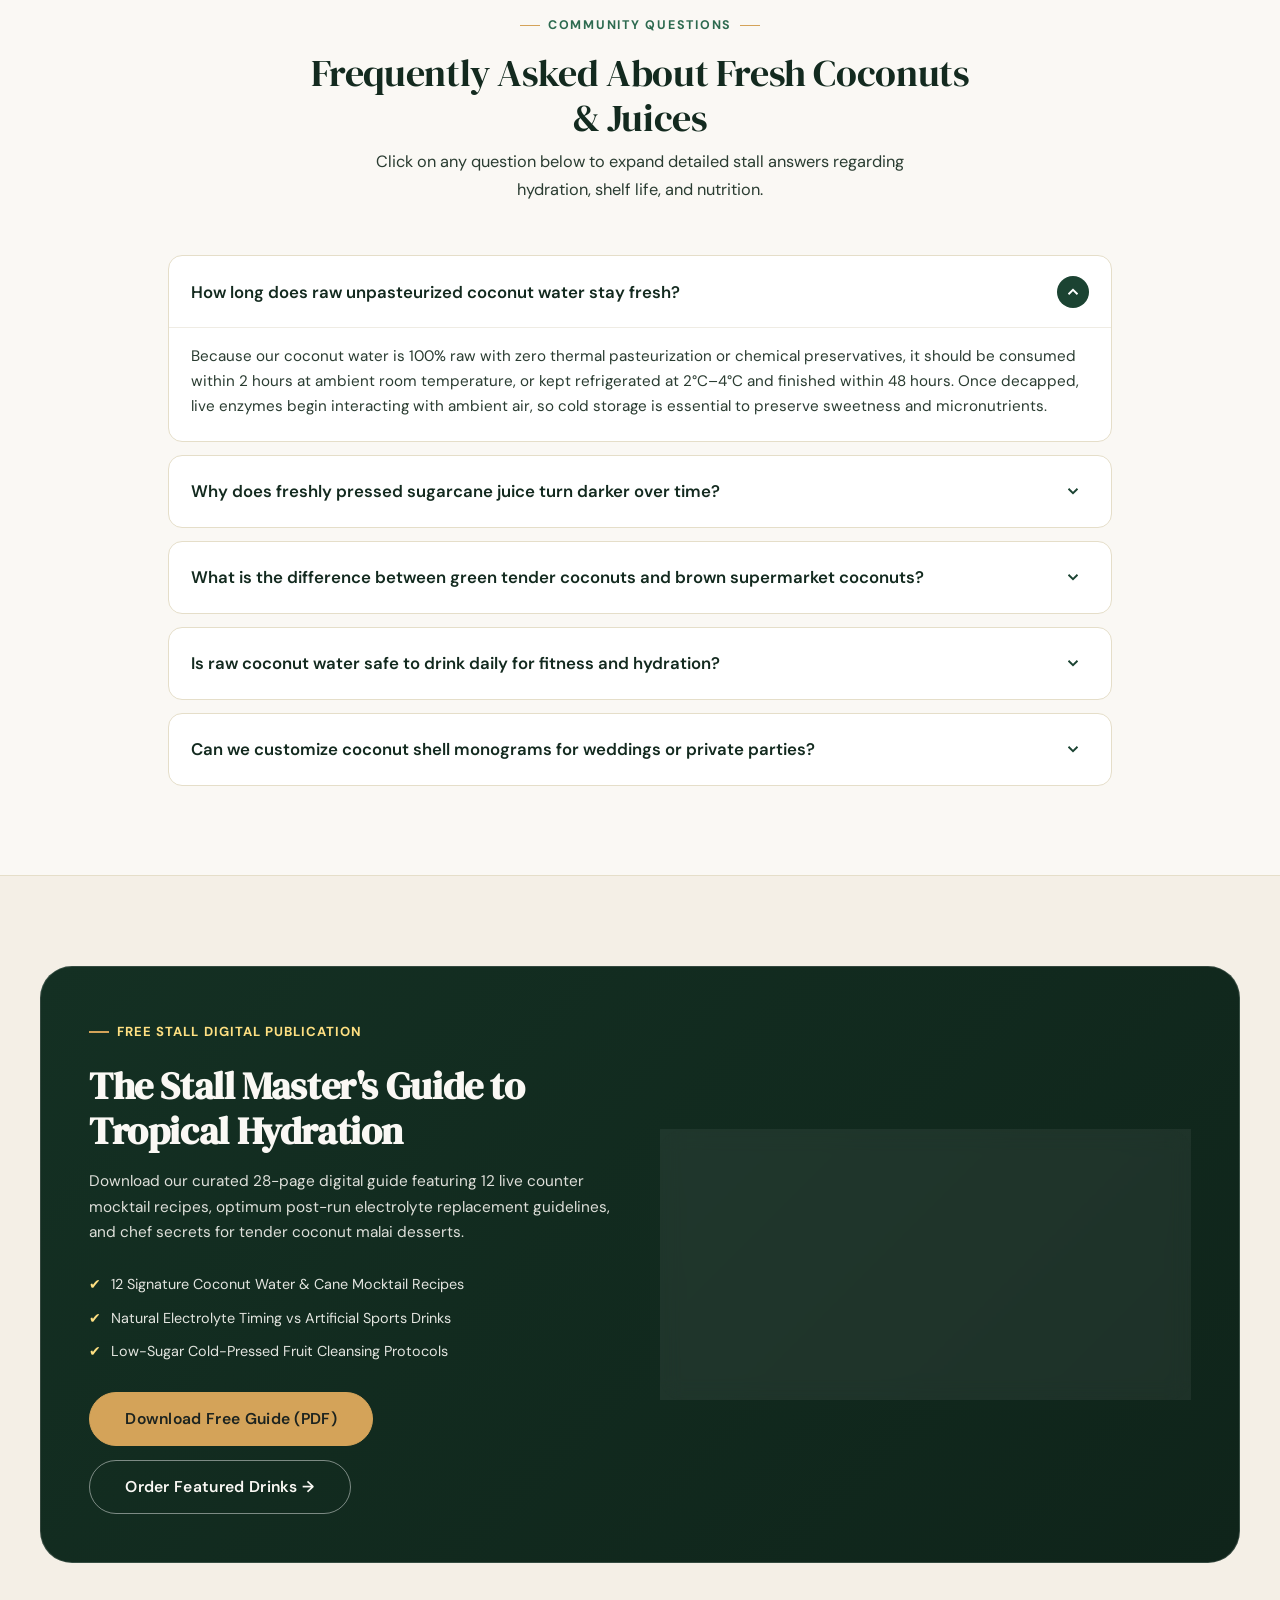
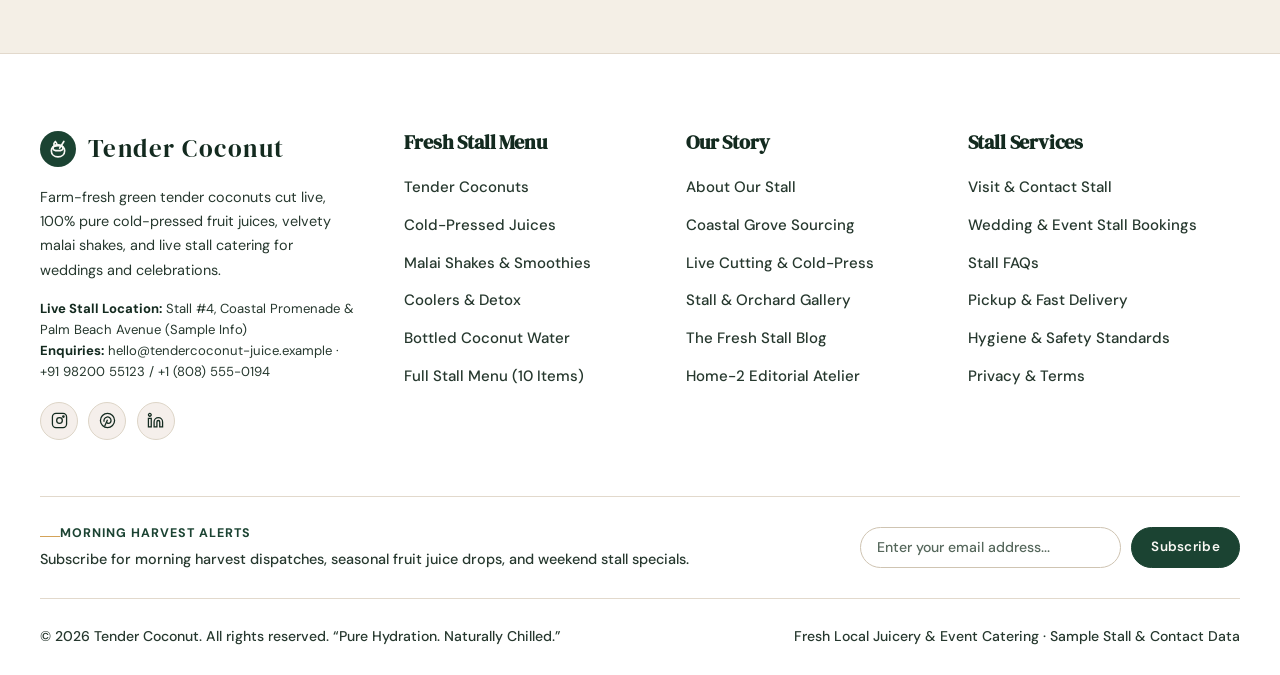
<file: blog.html>
<!DOCTYPE html>
<html lang="en" data-theme="light">

<head>
  <meta charset="UTF-8">
  <meta name="viewport" content="width=device-width, initial-scale=1.0">
  <title>The Fresh Stall Blog &amp; Journal | Tender Coconut</title>
  <meta name="description"
    content="Read articles on tender coconut hydration, live cold-pressed juicing benefits, malai shake recipes, and wedding stall catering tips from Tender Coconut & Fresh Juice Stall.">
  <link rel="preconnect" href="https://fonts.googleapis.com">
  <link rel="preconnect" href="https://fonts.gstatic.com" crossorigin>
  <link
    href="https://fonts.googleapis.com/css2?family=DM+Sans:ital,opsz,wght@0,9..40,400;0,9..40,500;0,9..40,600;0,9..40,700;1,9..40,400&family=DM+Serif+Display:ital@0;1&display=swap"
    rel="stylesheet">
  <link rel="icon" type="image/svg+xml" href="assets/images/favicon.svg">
  <link rel="alternate icon" href="favicon.svg">
  <link rel="stylesheet" href="assets/css/styles.css">
</head>

<body>
  <!-- Global Header & Mandatory Navbar -->
  <div id="site-header-mount"></div>

  <main>
    <!-- PAGE HERO -->
    <section class="page-hero-compact" aria-labelledby="blog-page-title">
      <div class="container">
        <nav class="breadcrumb" aria-label="Breadcrumb">
          <a href="index.html">Home</a>
          <span>/</span>
          <span aria-current="page">Blog &amp; Stall Journal</span>
        </nav>

        <div style="display:flex; flex-wrap:wrap; align-items:flex-end; justify-content:space-between; gap:1.5rem;">
          <div>
            <span class="eyebrow">The Fresh Stall Journal &amp; Wellness Guide</span>
            <h1 class="display-lg" id="blog-page-title">Stories From Our Coconut &amp; Juice Stall</h1>
          </div>
          <p style="max-width:480px; color:var(--color-text-muted); font-size:0.95rem;">
            A chronicle of daily grove plucking, live cold-pressing techniques, natural electrolyte science, and
            tropical wellness living.
          </p>
        </div>
      </div>
    </section>

    <!-- FEATURED SPOTLIGHT ARTICLE BANNER -->
    <section style="padding: 2.5rem 0 0 0;" aria-label="Editor Spotlight Article">
      <div class="container">
        <div
          style="background:var(--color-surface); border:1px solid var(--color-border); border-radius:var(--radius-xl); overflow:hidden; display:grid; grid-template-columns:repeat(auto-fit, minmax(320px, 1fr)); gap:0; box-shadow:var(--shadow-sm);">
          <div style="padding:clamp(1.75rem, 4vw, 3rem); display:flex; flex-direction:column; justify-content:center;">
            <div style="display:flex; align-items:center; gap:0.65rem; margin-bottom:0.75rem;">
              <span class="badge badge-accent">Editor's Deep Dive</span>
              <span style="font-size:0.82rem; color:var(--color-text-muted);">8 min read · Stall Agronomy</span>
            </div>
            <h2 class="heading-xl" style="margin-bottom:0.85rem;">The 7-Month Sweet Spot: How Coconut Age Dictates Brix
              Levels, Malai Texture &amp; Natural Electrolytes</h2>
            <p style="color:var(--color-text-muted); font-size:0.95rem; line-height:1.65; margin-bottom:1.5rem;">
              At 5 months, coconut water is tart and mineral-thin with zero meat. At 10 months, water volume diminishes
              as copra hardens into tough oil-dense flesh. We dissect why the precise 7-month harvest window yields 5.4°
              Brix natural sweetness, 600mg potassium, and velvety spoon-tender malai.
            </p>
            <div
              style="display:flex; align-items:center; justify-content:space-between; flex-wrap:wrap; gap:1rem; border-top:1px solid var(--color-border-subtle); padding-top:1.15rem;">
              <div style="display:flex; align-items:center; gap:0.75rem;">
                <img src="assets/images/avatar-3.jpg" alt="Dr. Maya Swaminathan"
                  style="width:40px; height:40px; border-radius:50%; object-fit:cover; border:1px solid var(--color-border);">
                <div>
                  <strong style="display:block; font-size:0.88rem;">Dr. Govind (Stall
                    Cutter)</strong>
                  <span style="font-size:0.78rem; color:var(--color-text-muted);">Field
                    Study</span>
                </div>
              </div>
              <a href="product-details.html?id=vco-raw-glass" class="btn btn-primary btn-sm">Read Full Study →</a>
            </div>
          </div>
          <div style="position:relative; min-height:300px;">
            <img src="assets/images/lifestyle-morning-juice.jpg"
              alt="Cold pressed fruit and citrus juice on sunny wooden counter" loading="lazy"
              style="position:absolute; inset:0; width:100%; height:100%; object-fit:cover;">
          </div>
        </div>
      </div>
    </section>

    <!-- 6 BLOG POST CARDS — 3 IN ONE ROW (DESKTOP) & 2 IN ONE ROW (TABLET / 1024PX) -->
    <section class="section-padding" aria-label="Journal Articles">
      <div class="container">
        <div class="section-header split" style="margin-bottom:1.75rem;">
          <div>
            <span class="eyebrow">Recent Articles</span>
            <h2 class="heading-lg">Latest Dispatches &amp; Field Studies</h2>
          </div>
          <p style="max-width:440px; color:var(--color-text-muted); font-size:0.92rem;">
            Deep dives into live cold-pressing techniques, orchard nutrition, and zero-sugar hydration lifestyles.
          </p>
        </div>

        <div class="blog-grid">
          <!-- Card 1 -->
          <article class="blog-card">
            <div class="blog-card-media">
              <a href="product-details.html?id=vco-raw-glass">
                <img src="assets/images/lifestyle-hydration-beach.jpg"
                  alt="Fresh green tender coconut with clear water and paper straw" loading="lazy">
              </a>
            </div>
            <div class="blog-card-body">
              <div class="blog-card-meta">
                <span class="blog-card-category">Electrolyte Hydration</span>
                <span>5 min read</span>
              </div>
              <h2 class="blog-card-title">
                <a href="product-details.html?id=vco-raw-glass">The Science of Tender Coconut Water: Nature's Ultimate
                  Isotonic Drink</a>
              </h2>
              <p class="blog-card-excerpt">
                Why green tender coconuts at the 7-month mark contain the optimal balance of potassium, magnesium, and
                natural enzymes to out-hydrate commercial sports drinks.
              </p>
              <div class="blog-card-footer">
                <div class="blog-author">
                  <span class="blog-author-avatar">MS</span>
                  <span>Dr. Maya · Oct 24, 2026</span>
                </div>
                <a href="product-details.html?id=vco-raw-glass" class="blog-read-link">Read Article →</a>
              </div>
            </div>
          </article>

          <!-- Card 2 -->
          <article class="blog-card">
            <div class="blog-card-media">
              <a href="product-details.html?id=vco-culinary-pour">
                <img src="assets/images/blog-sugarcane-energy.jpg"
                  alt="Chilled cold-pressed sugarcane juice with fresh ginger, mint, and key lime" loading="lazy">
              </a>
            </div>
            <div class="blog-card-body">
              <div class="blog-card-meta">
                <span class="blog-card-category">Live Cold-Pressing</span>
                <span>4 min read</span>
              </div>
              <h2 class="blog-card-title">
                <a href="product-details.html?id=vco-culinary-pour">Cold-Pressed Sugarcane Juice: Raw Energy with
                  Ginger, Mint &amp; Lime</a>
              </h2>
              <p class="blog-card-excerpt">
                How crushing fresh peeled sugarcane through chilled stainless steel rollers preserves live digestive
                enzymes, iron, and a refreshing sustained energy boost.
              </p>
              <div class="blog-card-footer">
                <div class="blog-author">
                  <span class="blog-author-avatar">AM</span>
                  <span>Arun Malhotra · Oct 18, 2026</span>
                </div>
                <a href="product-details.html?id=vco-culinary-pour" class="blog-read-link">Read Article →</a>
              </div>
            </div>
          </article>

          <!-- Card 3 -->
          <article class="blog-card">
            <div class="blog-card-media">
              <a href="sourcing.html">
                <img src="assets/images/sourcing-hero.jpg" alt="Coastal palm orchard at sunrise with coconut harvest"
                  loading="lazy">
              </a>
            </div>
            <div class="blog-card-body">
              <div class="blog-card-meta">
                <span class="blog-card-category">Grove to Counter</span>
                <span>6 min read</span>
              </div>
              <h2 class="blog-card-title">
                <a href="sourcing.html">Sunrise Harvest: How Fresh Coconuts Travel from Coastal Palm to Stall in 24h</a>
              </h2>
              <p class="blog-card-excerpt">
                Follow our daily morning logistics dispatch connecting generational coastal coconut groves directly to
                our neighborhood counter for uncompromised freshness.
              </p>
              <div class="blog-card-footer">
                <div class="blog-author">
                  <span class="blog-author-avatar">TN</span>
                  <span>Tariq Nair · Oct 12, 2026</span>
                </div>
                <a href="sourcing.html" class="blog-read-link">Read Article →</a>
              </div>
            </div>
          </article>

          <!-- Card 4 -->
          <article class="blog-card">
            <div class="blog-card-media">
              <a href="product-details.html?id=chips-golden-toasted">
                <img src="assets/images/product-chips.jpg" alt="Lime and mint tender coconut cooler mocktail"
                  loading="lazy">
              </a>
            </div>
            <div class="blog-card-body">
              <div class="blog-card-meta">
                <span class="blog-card-category">Mocktails &amp; Coolers</span>
                <span>4 min read</span>
              </div>
              <h2 class="blog-card-title">
                <a href="product-details.html?id=chips-golden-toasted">Crafting the Perfect Summer Cooler: Muddled Key
                  Lime &amp; Tender Coconut</a>
              </h2>
              <p class="blog-card-excerpt">
                Discover our stall secret for blending fresh garden mint, key lime wheels, crushed ice, and raw tender
                coconut water into a revitalizing summer mocktail.
              </p>
              <div class="blog-card-footer">
                <div class="blog-author">
                  <span class="blog-author-avatar">PN</span>
                  <span>Priya Nair · Oct 05, 2026</span>
                </div>
                <a href="product-details.html?id=chips-golden-toasted" class="blog-read-link">Read Article →</a>
              </div>
            </div>
          </article>

          <!-- Card 5 -->
          <article class="blog-card">
            <div class="blog-card-media">
              <a href="product-details.html?id=water-tender-glass">
                <img src="assets/images/blog-bottled-purity.jpg" alt="Chilled glass bottles of crystal-clear raw tender coconut water on crushed ice"
                  loading="lazy">
              </a>
            </div>
            <div class="blog-card-body">
              <div class="blog-card-meta">
                <span class="blog-card-category">Bottling Purity</span>
                <span>5 min read</span>
              </div>
              <h2 class="blog-card-title">
                <a href="product-details.html?id=water-tender-glass">Why Fresh Raw Coconut Water Never Needs
                  Preservatives or Added Sugar</a>
              </h2>
              <p class="blog-card-excerpt">
                The truth about store-bought shelf-stable concentrates versus unpasteurized, chilled raw tender coconut
                water bottled directly at our stall counter.
              </p>
              <div class="blog-card-footer">
                <div class="blog-author">
                  <span class="blog-author-avatar">DL</span>
                  <span>David Lin · Sep 29, 2026</span>
                </div>
                <a href="product-details.html?id=water-tender-glass" class="blog-read-link">Read Article →</a>
              </div>
            </div>
          </article>

          <!-- Card 6 -->
          <article class="blog-card">
            <div class="blog-card-media">
              <a href="product-details.html?id=desiccated-fine">
                <img src="assets/images/lifestyle-malai-shake.jpg"
                  alt="Classic tender coconut malai shake with roasted pistachios" loading="lazy">
              </a>
            </div>
            <div class="blog-card-body">
              <div class="blog-card-meta">
                <span class="blog-card-category">Malai Specialties</span>
                <span>5 min read</span>
              </div>
              <h2 class="blog-card-title">
                <a href="product-details.html?id=desiccated-fine">The Cult Following of Tender Coconut Malai Shakes:
                  Thick, Pure &amp; Creamy</a>
              </h2>
              <p class="blog-card-excerpt">
                How blending fresh scooped coconut meat with sweet coconut water and roasted pistachios creates the most
                decadent, 100% natural dessert shake in town.
              </p>
              <div class="blog-card-footer">
                <div class="blog-author">
                  <span class="blog-author-avatar">AM</span>
                  <span>Aria Miller · Sep 21, 2026</span>
                </div>
                <a href="product-details.html?id=desiccated-fine" class="blog-read-link">Read Article →</a>
              </div>
            </div>
          </article>
        </div>
      </div>
    </section>

    <!-- SEASONAL HYDRATION GUIDE & TIME-OF-DAY RITUALS -->
    <section class="section-padding bg-secondary" aria-labelledby="rituals-heading">
      <div class="container">
        <div class="section-header center">
          <span class="eyebrow">Circadian Hydration</span>
          <h2 class="heading-xl" id="rituals-heading">Daily Stall Hydration Chrono-Guide</h2>
          <p class="lead-text" style="margin-top:0.6rem;">
            When to drink what: aligning natural plant waters with your body's metabolic clock.
          </p>
        </div>

        <div class="chrono-grid">
          <article class="chrono-card">
            <div class="chrono-card-media">
              <img src="assets/images/process-selection.jpg"
                alt="Freshly cut green tender coconut with straw, limes, and mint on stall counter" loading="lazy"
                width="420" height="260">
            </div>
            <div class="chrono-card-body">
              <div class="chrono-card-meta">
                <span class="badge badge-primary">07:00 AM · Dawn</span>
                <span class="chrono-ritual-label">Alkaline Reset</span>
              </div>
              <h3 class="heading-md chrono-title">Raw Green Tender Coconut</h3>
              <p class="chrono-desc">
                Wakes up cellular hydration, gently flushes the kidneys, and restores optimal blood alkalinity after
                overnight fasting.
              </p>
            </div>
          </article>

          <article class="chrono-card">
            <div class="chrono-card-media">
              <img src="assets/images/process-extraction.jpg"
                alt="Glass of freshly cold-pressed sugarcane juice with lime and mint beside crusher" loading="lazy"
                width="420" height="260">
            </div>
            <div class="chrono-card-body">
              <div class="chrono-card-meta">
                <span class="badge badge-accent">11:00 AM · Mid-Morning</span>
                <span class="chrono-ritual-label">Iron &amp; Energy</span>
              </div>
              <h3 class="heading-md chrono-title">Sugarcane with Ginger &amp; Mint</h3>
              <p class="chrono-desc">
                Live raw cane glucose bonded with natural iron and digestive enzymes delivers clear mental alertness
                without caffeine jitters.
              </p>
            </div>
          </article>

          <article class="chrono-card">
            <div class="chrono-card-media">
              <img src="assets/images/product-flour.jpg"
                alt="Chilled bottle of ABC detox apple beetroot carrot juice with whole produce" loading="lazy"
                width="420" height="260">
            </div>
            <div class="chrono-card-body">
              <div class="chrono-card-meta">
                <span class="badge badge-primary">03:00 PM · Afternoon</span>
                <span class="chrono-ritual-label">Detox Cleanse</span>
              </div>
              <h3 class="heading-md chrono-title">Cold-Pressed ABC Vitality</h3>
              <p class="chrono-desc">
                Beetroot nitrates and apple pectin stimulate natural hepatic detox pathways, banishing the dreaded 3 PM
                afternoon fatigue slump.
              </p>
            </div>
          </article>

          <article class="chrono-card">
            <div class="chrono-card-media">
              <img src="assets/images/product-cream.jpg"
                alt="Thick velvety tender coconut malai shake in mason jar topped with pistachios" loading="lazy"
                width="420" height="260">
            </div>
            <div class="chrono-card-body">
              <div class="chrono-card-meta">
                <span class="badge badge-cream">06:00 PM · Evening</span>
                <span class="chrono-ritual-label">Muscle Recovery</span>
              </div>
              <h3 class="heading-md chrono-title">Tender Coconut Malai Shake</h3>
              <p class="chrono-desc">
                Rich in potassium and nourishing plant MCT fats to soothe muscles, replenish glycogen stores, and
                promote peaceful sleep.
              </p>
            </div>
          </article>
        </div>
      </div>
    </section>

    <!-- STALL JOURNAL FAQ ACCORDION (INTERACTIVE DROPDOWNS) -->
    <section class="section-padding" aria-labelledby="blog-faq-heading">
      <div class="container container-narrow">
        <div class="section-header center">
          <span class="eyebrow">Community Questions</span>
          <h2 class="heading-xl" id="blog-faq-heading">Frequently Asked About Fresh Coconuts &amp; Juices</h2>
          <p class="lead-text" style="max-width:580px; margin:0.5rem auto 0;">
            Click on any question below to expand detailed stall answers regarding hydration, shelf life, and nutrition.
          </p>
        </div>

        <div class="faq-list">
          <!-- Question 1 (Open by default) -->
          <div class="faq-item is-open">
            <button type="button" class="faq-trigger" aria-expanded="true">
              <span>How long does raw unpasteurized coconut water stay fresh?</span>
              <span class="faq-indicator" aria-hidden="true">
                <svg width="18" height="18" viewBox="0 0 24 24" fill="none" stroke="currentColor" stroke-width="2.5">
                  <path d="m6 9 6 6 6-6" />
                </svg>
              </span>
            </button>
            <div class="faq-content">
              <p>
                Because our coconut water is 100% raw with zero thermal pasteurization or chemical preservatives, it
                should be consumed within 2 hours at ambient room temperature, or kept refrigerated at 2°C–4°C and
                finished within 48 hours. Once decapped, live enzymes begin interacting with ambient air, so cold
                storage is essential to preserve sweetness and micronutrients.
              </p>
            </div>
          </div>

          <!-- Question 2 -->
          <div class="faq-item">
            <button type="button" class="faq-trigger" aria-expanded="false">
              <span>Why does freshly pressed sugarcane juice turn darker over time?</span>
              <span class="faq-indicator" aria-hidden="true">
                <svg width="18" height="18" viewBox="0 0 24 24" fill="none" stroke="currentColor" stroke-width="2.5">
                  <path d="m6 9 6 6 6-6" />
                </svg>
              </span>
            </button>
            <div class="faq-content">
              <p>
                Raw sugarcane contains active polyphenol oxidase enzymes that react with oxygen—just like a freshly
                sliced apple. This natural enzymatic oxidation turns frothy jade-green juice amber within 30 minutes.
                That's why we crush stalks live to order and squeeze fresh key lime, whose natural Vitamin C acts as an
                immediate antioxidant shield while enhancing flavor.
              </p>
            </div>
          </div>

          <!-- Question 3 -->
          <div class="faq-item">
            <button type="button" class="faq-trigger" aria-expanded="false">
              <span>What is the difference between green tender coconuts and brown supermarket coconuts?</span>
              <span class="faq-indicator" aria-hidden="true">
                <svg width="18" height="18" viewBox="0 0 24 24" fill="none" stroke="currentColor" stroke-width="2.5">
                  <path d="m6 9 6 6 6-6" />
                </svg>
              </span>
            </button>
            <div class="faq-content">
              <p>
                They are the exact same botanical fruit at different life stages! Green tender coconuts are harvested
                young (around 7 months) for maximum clear electrolyte water (350ml–500ml) and paper-thin, spoonable
                malai. Brown hairy supermarket coconuts are fully mature (12+ months), where the water has naturally
                absorbed into thick, dense, oily copra used for grated coconut and oil extraction.
              </p>
            </div>
          </div>

          <!-- Question 4 -->
          <div class="faq-item">
            <button type="button" class="faq-trigger" aria-expanded="false">
              <span>Is raw coconut water safe to drink daily for fitness and hydration?</span>
              <span class="faq-indicator" aria-hidden="true">
                <svg width="18" height="18" viewBox="0 0 24 24" fill="none" stroke="currentColor" stroke-width="2.5">
                  <path d="m6 9 6 6 6-6" />
                </svg>
              </span>
            </button>
            <div class="faq-content">
              <p>
                Yes! Tender coconut water is naturally isotonic, with an osmolarity profile closely matching human blood
                plasma. It contains more bioavailable potassium than two bananas, alongside magnesium, calcium, and
                sodium without synthetic dyes or added refined sugars found in commercial sports drinks.
              </p>
            </div>
          </div>

          <!-- Question 5 -->
          <div class="faq-item">
            <button type="button" class="faq-trigger" aria-expanded="false">
              <span>Can we customize coconut shell monograms for weddings or private parties?</span>
              <span class="faq-indicator" aria-hidden="true">
                <svg width="18" height="18" viewBox="0 0 24 24" fill="none" stroke="currentColor" stroke-width="2.5">
                  <path d="m6 9 6 6 6-6" />
                </svg>
              </span>
            </button>
            <div class="faq-content">
              <p>
                Absolutely! Our live stall catering setup offers precision food-safe laser branding and thermal gold
                foil monograms on whole green coconuts with couple initials, wedding hashtags, or corporate logos.
                Inquire via our event desk at least 72 hours before your event date.
              </p>
            </div>
          </div>
        </div>
      </div>
    </section>

    <!-- FREE STALL RECIPE HANDBOOK & HYDRATION GUIDE (PRE-FOOTER) -->
    <section class="section-padding bg-secondary" style="border-top:1px solid var(--color-border);"
      aria-labelledby="recipe-handbook-heading">
      <div class="container">
        <div class="dark-surface"
          style="background:linear-gradient(135deg, #143023 0%, #0F241A 100%); color:#FAF8F4; border-radius:var(--radius-xl); padding:clamp(2rem, 4vw, 3rem); border:1px solid rgba(255,255,255,0.15); display:grid; grid-template-columns:repeat(auto-fit, minmax(300px, 1fr)); gap:2.5rem; align-items:center;">
          <div>
            <span class="eyebrow" style="color:#FFE082;">Free Stall Digital Publication</span>
            <h2 class="heading-xl" id="recipe-handbook-heading" style="color:#FAF8F4; margin:0.4rem 0 1rem;">
              The Stall Master's Guide to Tropical Hydration
            </h2>
            <p style="color:rgba(250,248,244,0.85); font-size:0.96rem; line-height:1.65; margin-bottom:1.75rem;">
              Download our curated 28-page digital guide featuring 12 live counter mocktail recipes, optimum post-run
              electrolyte replacement guidelines, and chef secrets for tender coconut malai desserts.
            </p>
            <div
              style="display:flex; flex-direction:column; gap:0.6rem; margin-bottom:1.75rem; font-size:0.9rem; color:rgba(250,248,244,0.9);">
              <div style="display:flex; align-items:center; gap:0.6rem;">
                <span style="color:#FFE082;">✔</span> 12 Signature Coconut Water &amp; Cane Mocktail Recipes
              </div>
              <div style="display:flex; align-items:center; gap:0.6rem;">
                <span style="color:#FFE082;">✔</span> Natural Electrolyte Timing vs Artificial Sports Drinks
              </div>
              <div style="display:flex; align-items:center; gap:0.6rem;">
                <span style="color:#FFE082;">✔</span> Low-Sugar Cold-Pressed Fruit Cleansing Protocols
              </div>
            </div>
            <div style="display:flex; flex-wrap:wrap; gap:0.85rem;">
              <a href="shop.html" class="btn btn-accent btn-lg">
                Download Free Guide (PDF)
              </a>
              <a href="shop.html" class="btn btn-outline-white btn-lg">
                Order Featured Drinks →
              </a>
            </div>
          </div>

          <div
            style="background:rgba(255,255,255,0.06); border:1px solid rgba(255,255,255,0.15); border-radius:var(--radius-lg); padding:2rem; backdrop-filter:blur(10px); -webkit-backdrop-filter:blur(10px); text-align:center;">
            <div style="font-size:3rem; margin-bottom:0.75rem;" aria-hidden="true">🥥 📖</div>
            <span class="badge"
              style="background:#FFE082; color:#143023; font-weight:700; font-size:0.78rem; padding:0.3rem 0.75rem; border-radius:var(--radius-full); text-transform:uppercase; letter-spacing:0.08em;">Instant
              Digital Access</span>
            <h3 style="font-size:1.25rem; color:#FAF8F4; margin:0.85rem 0 0.5rem;">2026 Edition · Stall Journal</h3>
            <p style="font-size:0.85rem; color:rgba(250,248,244,0.75); line-height:1.5;">
              Over 4,200 neighborhood runners, event hosts, and wellness seekers have unlocked our counter secrets.
            </p>
          </div>
        </div>
      </div>
    </section>
  </main>

  <!-- Global 4-Column Footer & Newsletter -->
  <div id="site-footer-mount"></div>

  <script src="assets/js/products.js"></script>
  <script src="assets/js/app.js"></script>
  <script src="assets/js/page-handlers.js"></script>
</body>

</html>
</file>
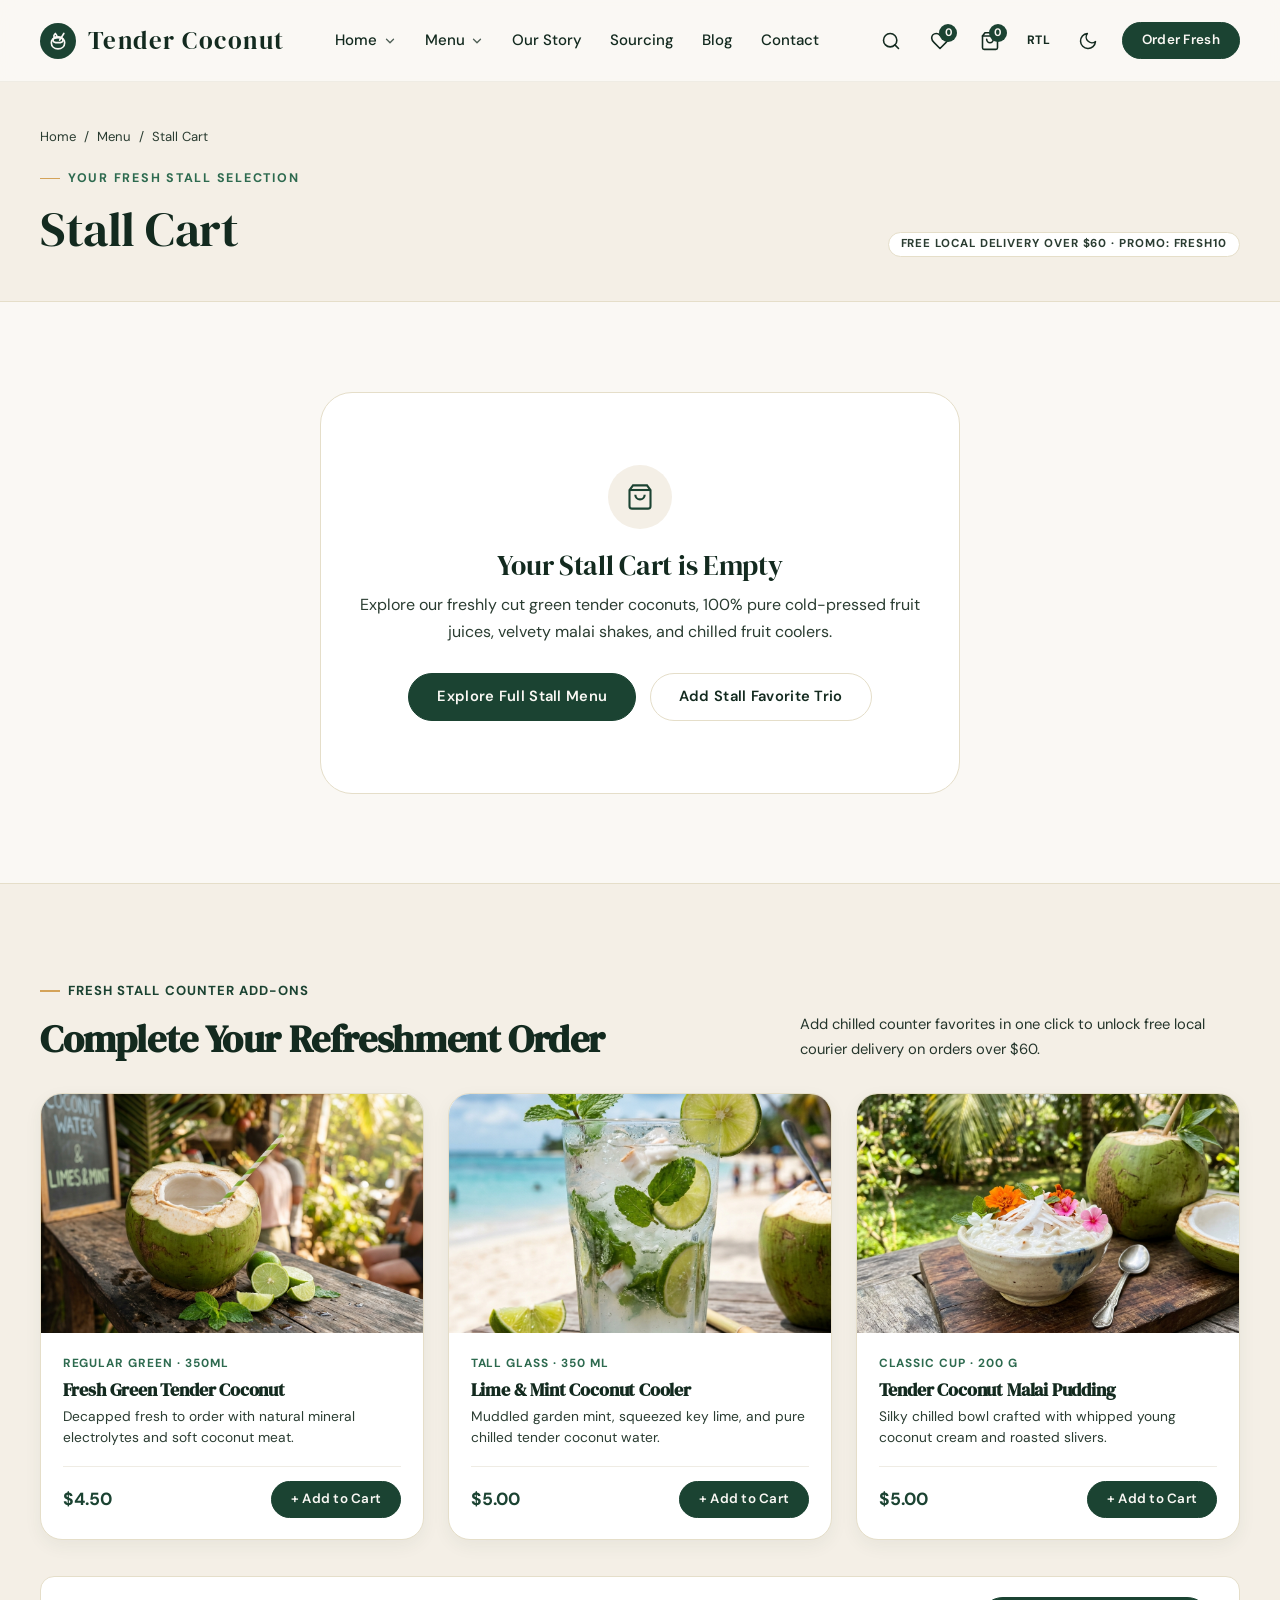
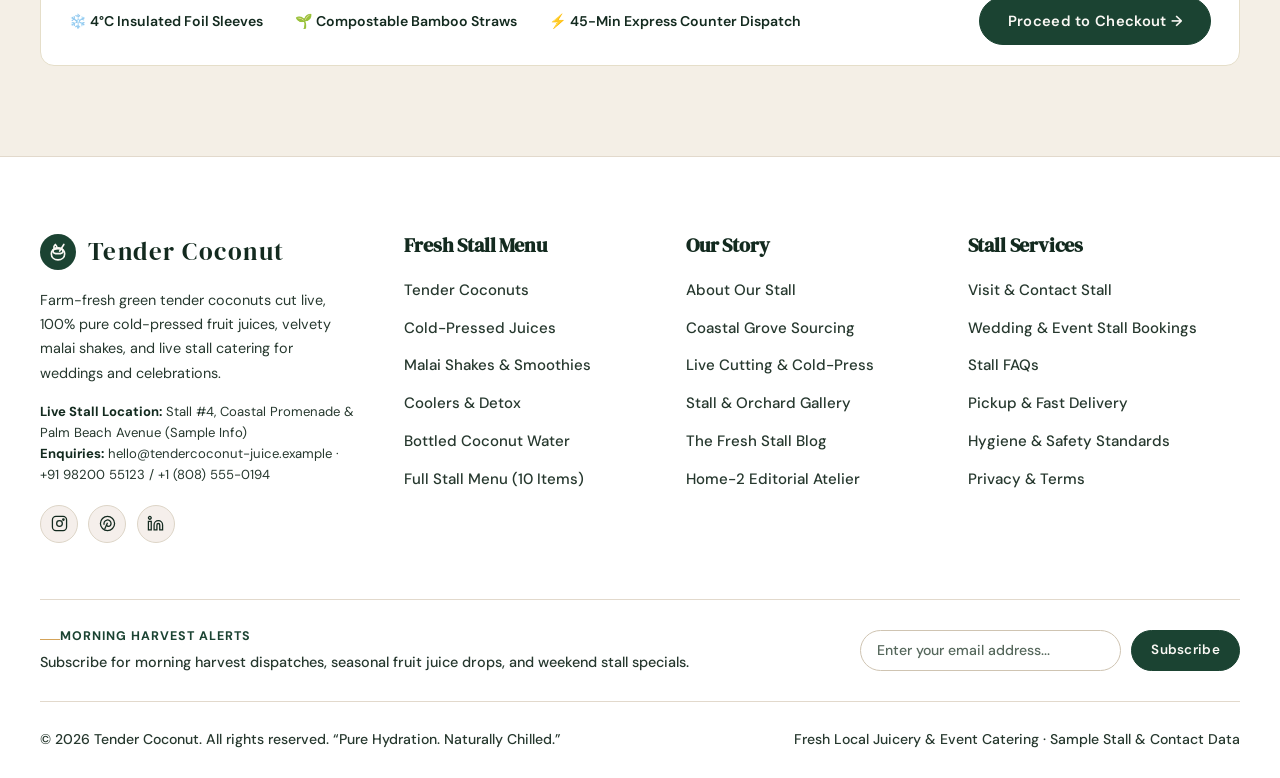
<file: cart.html>
<!DOCTYPE html>
<html lang="en" data-theme="light">
<head>
  <meta charset="UTF-8">
  <meta name="viewport" content="width=device-width, initial-scale=1.0">
  <title>Your Stall Cart | Tender Coconut</title>
  <meta name="description" content="Review your selected fresh green tender coconuts, pure cold-pressed juices, and malai shakes, adjust quantities, apply promo codes, and proceed to checkout.">
  <link rel="preconnect" href="https://fonts.googleapis.com">
  <link rel="preconnect" href="https://fonts.gstatic.com" crossorigin>
  <link href="https://fonts.googleapis.com/css2?family=DM+Sans:ital,opsz,wght@0,9..40,400;0,9..40,500;0,9..40,600;0,9..40,700;1,9..40,400&family=DM+Serif+Display:ital@0;1&display=swap" rel="stylesheet">
  <link rel="icon" type="image/svg+xml" href="assets/images/favicon.svg">
  <link rel="alternate icon" href="favicon.svg">
  <link rel="stylesheet" href="assets/css/styles.css">
</head>
<body>
  <!-- Global Header & Mandatory Navbar -->
  <div id="site-header-mount"></div>

  <main>
    <!-- PAGE HERO -->
    <section class="page-hero-compact" aria-labelledby="cart-page-title">
      <div class="container">
        <nav class="breadcrumb" aria-label="Breadcrumb">
          <a href="index.html">Home</a>
          <span>/</span>
          <a href="shop.html">Menu</a>
          <span>/</span>
          <span aria-current="page">Stall Cart</span>
        </nav>

        <div style="display:flex; flex-wrap:wrap; align-items:flex-end; justify-content:space-between; gap:1rem;">
          <div>
            <span class="eyebrow">Your Fresh Stall Selection</span>
            <h1 class="display-lg" id="cart-page-title">Stall Cart</h1>
          </div>
          <span class="badge badge-outline">Free Local Delivery Over $60 · Promo: FRESH10</span>
        </div>
      </div>
    </section>

    <!-- DYNAMIC CART MOUNT -->
    <section class="section-padding" aria-label="Shopping Cart Contents">
      <div class="container" id="cart-page-mount"></div>
    </section>

    <!-- QUICK STALL PAIRINGS & BAG COMPLEMENT SECTION (UNIQUE TO BAG PAGE) -->
    <section class="section-padding bg-secondary" style="border-top:1px solid var(--color-border);" aria-labelledby="cart-pairings-heading">
      <div class="container">
        <div class="section-header split" style="margin-bottom:2rem;">
          <div>
            <span class="eyebrow">Fresh Stall Counter Add-Ons</span>
            <h2 class="heading-xl" id="cart-pairings-heading">Complete Your Refreshment Order</h2>
          </div>
          <p style="max-width:440px; font-size:0.92rem;">
            Add chilled counter favorites in one click to unlock free local courier delivery on orders over $60.
          </p>
        </div>

        <div class="cards-2col-tab" style="display:grid; grid-template-columns:repeat(auto-fit, minmax(260px, 1fr)); gap:1.5rem; margin-bottom:2.25rem;">
          <!-- Companion 1 -->
          <div style="background:var(--color-surface); border:1px solid var(--color-border); border-radius:var(--radius-lg); overflow:hidden; display:flex; flex-direction:column; box-shadow:var(--shadow-sm);">
            <div style="aspect-ratio:16/10; overflow:hidden; background:var(--color-bg-alt);">
              <img src="assets/images/process-selection.jpg" alt="Farm-Fresh Green Tender Coconut" loading="lazy" style="width:100%; height:100%; object-fit:cover;">
            </div>
            <div style="padding:1.35rem; display:flex; flex-direction:column; flex:1;">
              <span style="font-size:0.74rem; font-weight:700; text-transform:uppercase; color:var(--color-supporting); letter-spacing:0.08em; margin-bottom:0.3rem;">Regular Green · 350ml</span>
              <h3 class="heading-sm" style="margin-bottom:0.4rem;">Fresh Green Tender Coconut</h3>
              <p style="font-size:0.86rem; color:var(--color-text-muted); line-height:1.5; margin-bottom:1.15rem; flex:1;">
                Decapped fresh to order with natural mineral electrolytes and soft coconut meat.
              </p>
              <div style="display:flex; align-items:center; justify-content:space-between; gap:0.75rem; border-top:1px solid var(--color-border-subtle); padding-top:0.85rem;">
                <strong style="font-size:1.1rem; color:var(--color-primary);">$4.50</strong>
                <button type="button" class="btn btn-primary btn-sm" data-quick-add="vco-raw-glass" data-size="Regular Green (350ml)">
                  + Add to Cart
                </button>
              </div>
            </div>
          </div>

          <!-- Companion 2 -->
          <div style="background:var(--color-surface); border:1px solid var(--color-border); border-radius:var(--radius-lg); overflow:hidden; display:flex; flex-direction:column; box-shadow:var(--shadow-sm);">
            <div style="aspect-ratio:16/10; overflow:hidden; background:var(--color-bg-alt);">
              <img src="assets/images/product-chips.jpg" alt="Lime and Mint Tender Coconut Cooler" loading="lazy" style="width:100%; height:100%; object-fit:cover;">
            </div>
            <div style="padding:1.35rem; display:flex; flex-direction:column; flex:1;">
              <span style="font-size:0.74rem; font-weight:700; text-transform:uppercase; color:var(--color-supporting); letter-spacing:0.08em; margin-bottom:0.3rem;">Tall Glass · 350 ml</span>
              <h3 class="heading-sm" style="margin-bottom:0.4rem;">Lime &amp; Mint Coconut Cooler</h3>
              <p style="font-size:0.86rem; color:var(--color-text-muted); line-height:1.5; margin-bottom:1.15rem; flex:1;">
                Muddled garden mint, squeezed key lime, and pure chilled tender coconut water.
              </p>
              <div style="display:flex; align-items:center; justify-content:space-between; gap:0.75rem; border-top:1px solid var(--color-border-subtle); padding-top:0.85rem;">
                <strong style="font-size:1.1rem; color:var(--color-primary);">$5.00</strong>
                <button type="button" class="btn btn-primary btn-sm" data-quick-add="chips-golden-toasted" data-size="Tall Glass (350 ml)">
                  + Add to Cart
                </button>
              </div>
            </div>
          </div>

          <!-- Companion 3 -->
          <div style="background:var(--color-surface); border:1px solid var(--color-border); border-radius:var(--radius-lg); overflow:hidden; display:flex; flex-direction:column; box-shadow:var(--shadow-sm);">
            <div style="aspect-ratio:16/10; overflow:hidden; background:var(--color-bg-alt);">
              <img src="assets/images/product-butter.jpg" alt="Tender Coconut Malai Dessert Pudding" loading="lazy" style="width:100%; height:100%; object-fit:cover;">
            </div>
            <div style="padding:1.35rem; display:flex; flex-direction:column; flex:1;">
              <span style="font-size:0.74rem; font-weight:700; text-transform:uppercase; color:var(--color-supporting); letter-spacing:0.08em; margin-bottom:0.3rem;">Classic Cup · 200 g</span>
              <h3 class="heading-sm" style="margin-bottom:0.4rem;">Tender Coconut Malai Pudding</h3>
              <p style="font-size:0.86rem; color:var(--color-text-muted); line-height:1.5; margin-bottom:1.15rem; flex:1;">
                Silky chilled bowl crafted with whipped young coconut cream and roasted slivers.
              </p>
              <div style="display:flex; align-items:center; justify-content:space-between; gap:0.75rem; border-top:1px solid var(--color-border-subtle); padding-top:0.85rem;">
                <strong style="font-size:1.1rem; color:var(--color-primary);">$5.00</strong>
                <button type="button" class="btn btn-primary btn-sm" data-quick-add="cream-velvet-jar" data-size="Classic Cup (200 g)">
                  + Add to Cart
                </button>
              </div>
            </div>
          </div>
        </div>

        <!-- Compact Courier Bar -->
        <div style="background:var(--color-surface); border:1px solid var(--color-border); border-radius:var(--radius-md); padding:1.25rem 1.75rem; display:flex; flex-wrap:wrap; align-items:center; justify-content:space-between; gap:1.25rem;">
          <div style="display:flex; flex-wrap:wrap; gap:1.25rem 2rem; font-size:0.88rem; font-weight:600; color:var(--color-text);">
            <span>❄️ 4°C Insulated Foil Sleeves</span>
            <span>🌱 Compostable Bamboo Straws</span>
            <span>⚡ 45-Min Express Counter Dispatch</span>
          </div>
          <a href="checkout.html" class="btn btn-primary">
            <span>Proceed to Checkout →</span>
          </a>
        </div>
      </div>
    </section>
  </main>

  <!-- Global 4-Column Footer & Newsletter -->
  <div id="site-footer-mount"></div>

  <script src="assets/js/products.js"></script>
  <script src="assets/js/app.js"></script>
  <script src="assets/js/page-handlers.js"></script>
</body>
</html>
</file>
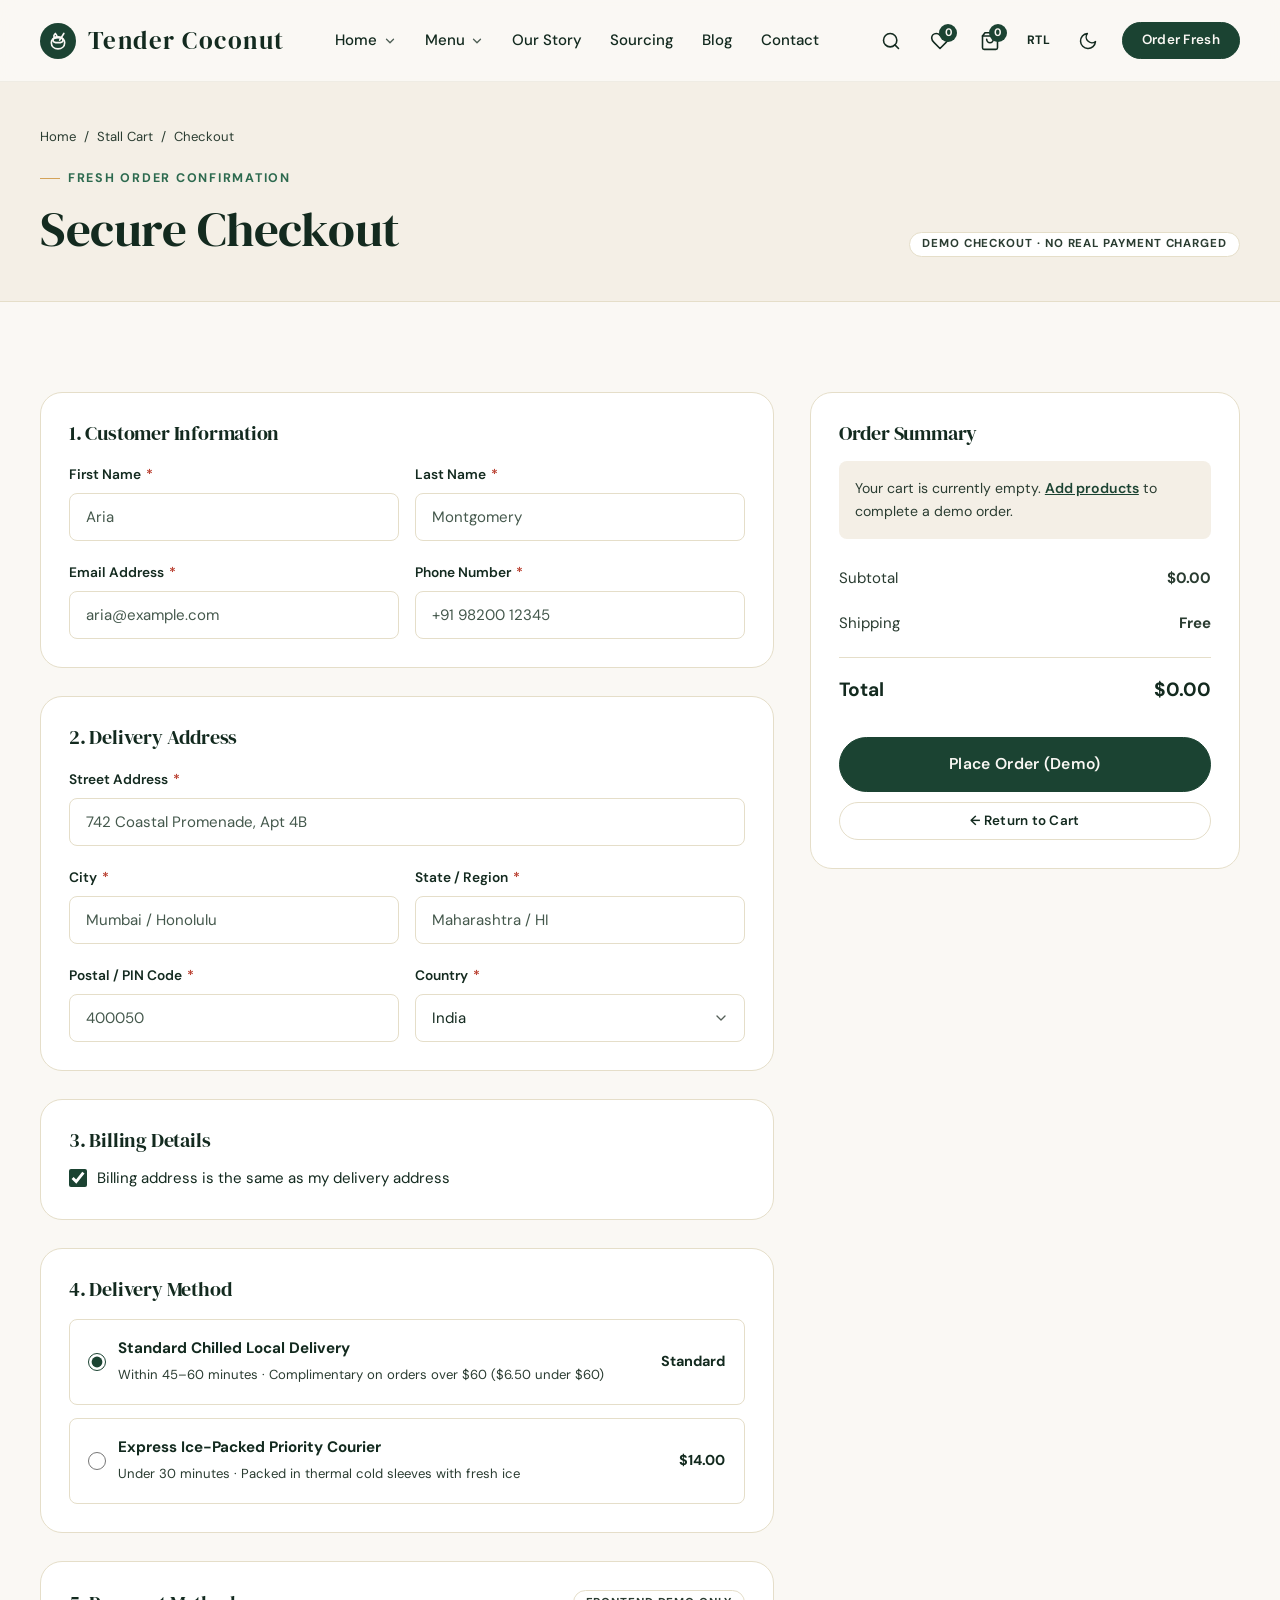
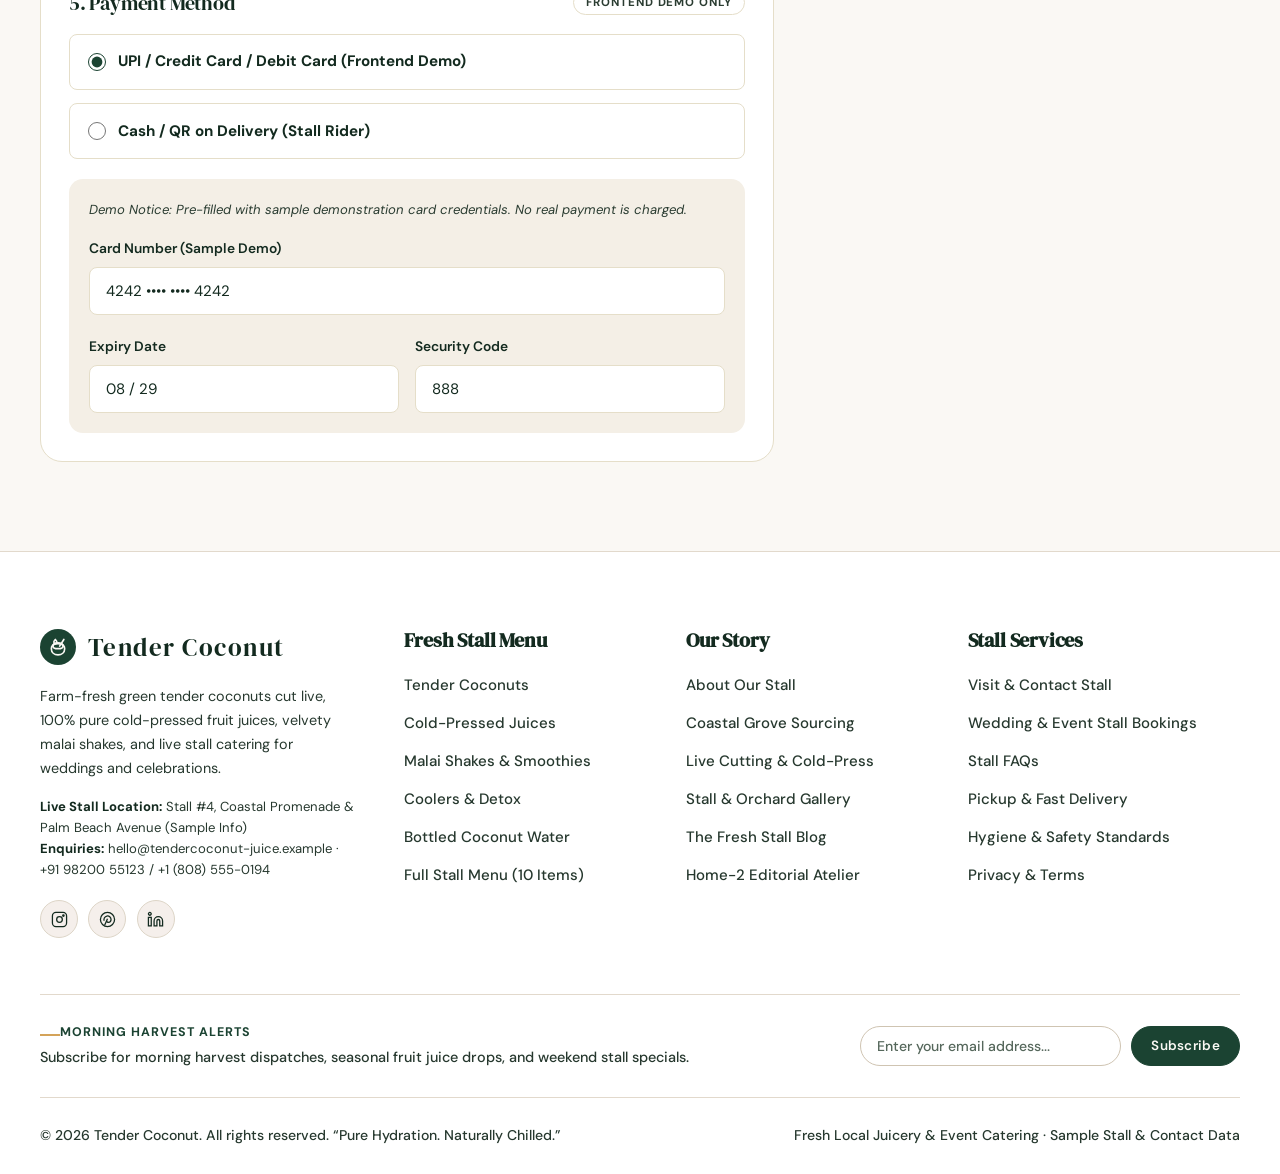
<file: checkout.html>
<!DOCTYPE html>
<html lang="en" data-theme="light">
<head>
  <meta charset="UTF-8">
  <meta name="viewport" content="width=device-width, initial-scale=1.0">
  <title>Checkout | Tender Coconut</title>
  <meta name="description" content="Complete your Tender Coconut & Fresh Juice Stall order with delivery details, local address, and payment selection.">
  <link rel="preconnect" href="https://fonts.googleapis.com">
  <link rel="preconnect" href="https://fonts.gstatic.com" crossorigin>
  <link href="https://fonts.googleapis.com/css2?family=DM+Sans:ital,opsz,wght@0,9..40,400;0,9..40,500;0,9..40,600;0,9..40,700;1,9..40,400&family=DM+Serif+Display:ital@0;1&display=swap" rel="stylesheet">
  <link rel="icon" type="image/svg+xml" href="assets/images/favicon.svg">
  <link rel="alternate icon" href="favicon.svg">
  <link rel="stylesheet" href="assets/css/styles.css">
</head>
<body>
  <!-- Global Header & Mandatory Navbar -->
  <div id="site-header-mount"></div>

  <main>
    <!-- PAGE HERO -->
    <section class="page-hero-compact" aria-labelledby="checkout-page-title">
      <div class="container">
        <nav class="breadcrumb" aria-label="Breadcrumb">
          <a href="index.html">Home</a>
          <span>/</span>
          <a href="cart.html">Stall Cart</a>
          <span>/</span>
          <span aria-current="page">Checkout</span>
        </nav>

        <div style="display:flex; flex-wrap:wrap; align-items:flex-end; justify-content:space-between; gap:1rem;">
          <div>
            <span class="eyebrow">Fresh Order Confirmation</span>
            <h1 class="display-lg" id="checkout-page-title">Secure Checkout</h1>
          </div>
          <span class="badge badge-outline">Demo Checkout · No Real Payment Charged</span>
        </div>
      </div>
    </section>

    <!-- CHECKOUT CONTENT -->
    <section class="section-padding" aria-label="Checkout Form and Order Summary">
      <div class="container" id="checkout-page-mount">
        <form id="checkout-form" class="cart-layout" novalidate>
          <!-- Left Column: Customer, Delivery Address, Method & Payment -->
          <div style="display:flex; flex-direction:column; gap:1.75rem;">
            <!-- 1. Customer Information -->
            <div style="background:var(--color-surface); border:1px solid var(--color-border); border-radius:var(--radius-lg); padding:1.75rem;">
              <h2 class="heading-md" style="margin-bottom:1.15rem;">1. Customer Information</h2>
              <div class="form-row-2">
                <div class="form-group">
                  <label for="chk-first-name" class="form-label">First Name <span class="required">*</span></label>
                  <input type="text" id="chk-first-name" name="firstName" class="form-control" placeholder="Aria" required>
                  <span class="form-error">First name is required.</span>
                </div>
                <div class="form-group">
                  <label for="chk-last-name" class="form-label">Last Name <span class="required">*</span></label>
                  <input type="text" id="chk-last-name" name="lastName" class="form-control" placeholder="Montgomery" required>
                  <span class="form-error">Last name is required.</span>
                </div>
              </div>

              <div class="form-row-2">
                <div class="form-group" style="margin-bottom:0;">
                  <label for="chk-email" class="form-label">Email Address <span class="required">*</span></label>
                  <input type="email" id="chk-email" name="email" class="form-control" placeholder="aria@example.com" required>
                  <span class="form-error">Valid email is required for order confirmation.</span>
                </div>
                <div class="form-group" style="margin-bottom:0;">
                  <label for="chk-phone" class="form-label">Phone Number <span class="required">*</span></label>
                  <input type="tel" id="chk-phone" name="phone" class="form-control" placeholder="+91 98200 12345" required>
                  <span class="form-error">Phone number is required for delivery rider updates.</span>
                </div>
              </div>
            </div>

            <!-- 2. Delivery Address -->
            <div style="background:var(--color-surface); border:1px solid var(--color-border); border-radius:var(--radius-lg); padding:1.75rem;">
              <h2 class="heading-md" style="margin-bottom:1.15rem;">2. Delivery Address</h2>
              <div class="form-group">
                <label for="chk-address" class="form-label">Street Address <span class="required">*</span></label>
                <input type="text" id="chk-address" name="address" class="form-control" placeholder="742 Coastal Promenade, Apt 4B" required>
                <span class="form-error">Street address is required.</span>
              </div>

              <div class="form-row-2">
                <div class="form-group">
                  <label for="chk-city" class="form-label">City <span class="required">*</span></label>
                  <input type="text" id="chk-city" name="city" class="form-control" placeholder="Mumbai / Honolulu" required>
                  <span class="form-error">City is required.</span>
                </div>
                <div class="form-group">
                  <label for="chk-state" class="form-label">State / Region <span class="required">*</span></label>
                  <input type="text" id="chk-state" name="state" class="form-control" placeholder="Maharashtra / HI" required>
                  <span class="form-error">State or region is required.</span>
                </div>
              </div>

              <div class="form-row-2">
                <div class="form-group" style="margin-bottom:0;">
                  <label for="chk-zip" class="form-label">Postal / PIN Code <span class="required">*</span></label>
                  <input type="text" id="chk-zip" name="postalCode" class="form-control" placeholder="400050" required>
                  <span class="form-error">Postal/PIN code is required.</span>
                </div>
                <div class="form-group" style="margin-bottom:0;">
                  <label for="chk-country" class="form-label">Country <span class="required">*</span></label>
                  <select id="chk-country" name="country" class="form-control" required>
                    <option value="India">India</option>
                    <option value="United States">United States</option>
                    <option value="United Kingdom">United Kingdom</option>
                    <option value="Singapore">Singapore</option>
                    <option value="Australia">Australia</option>
                  </select>
                </div>
              </div>
            </div>

            <!-- 3. Billing Details -->
            <div style="background:var(--color-surface); border:1px solid var(--color-border); border-radius:var(--radius-lg); padding:1.75rem;">
              <h2 class="heading-md" style="margin-bottom:0.85rem;">3. Billing Details</h2>
              <label style="display:flex; align-items:center; gap:0.65rem; font-size:0.94rem; cursor:pointer;">
                <input type="checkbox" id="billing-same-checkbox" checked style="accent-color:var(--color-primary); width:18px; height:18px;">
                <span>Billing address is the same as my delivery address</span>
              </label>

              <div id="custom-billing-fields" style="display:none; margin-top:1.25rem; padding-top:1.25rem; border-top:1px solid var(--color-border-subtle);">
                <div class="form-group">
                  <label for="chk-billing-address" class="form-label">Billing Street Address</label>
                  <input type="text" id="chk-billing-address" name="billingAddress" class="form-control" placeholder="Enter billing street address">
                </div>
                <div class="form-row-2">
                  <div class="form-group" style="margin-bottom:0;">
                    <label for="chk-billing-city" class="form-label">Billing City</label>
                    <input type="text" id="chk-billing-city" name="billingCity" class="form-control" placeholder="City">
                  </div>
                  <div class="form-group" style="margin-bottom:0;">
                    <label for="chk-billing-zip" class="form-label">Billing Postal Code</label>
                    <input type="text" id="chk-billing-zip" name="billingZip" class="form-control" placeholder="Postal code">
                  </div>
                </div>
              </div>
            </div>

            <!-- 4. Delivery Method -->
            <div style="background:var(--color-surface); border:1px solid var(--color-border); border-radius:var(--radius-lg); padding:1.75rem;">
              <h2 class="heading-md" style="margin-bottom:1.15rem;">4. Delivery Method</h2>
              <div style="display:flex; flex-direction:column; gap:0.85rem;">
                <label style="display:flex; align-items:center; justify-content:space-between; padding:1rem 1.15rem; border:1.5px solid var(--color-border); border-radius:var(--radius-sm); cursor:pointer;">
                  <div style="display:flex; align-items:center; gap:0.75rem;">
                    <input type="radio" name="deliveryMethod" value="Standard Chilled Dispatch" data-shipping-cost="0" checked style="accent-color:var(--color-primary); width:18px; height:18px;">
                    <div>
                      <strong style="display:block; font-size:0.95rem;">Standard Chilled Local Delivery</strong>
                      <span style="font-size:0.82rem; color:var(--color-text-muted);">Within 45–60 minutes · Complimentary on orders over $60 ($6.50 under $60)</span>
                    </div>
                  </div>
                  <strong style="font-size:0.9rem;">Standard</strong>
                </label>

                <label style="display:flex; align-items:center; justify-content:space-between; padding:1rem 1.15rem; border:1.5px solid var(--color-border); border-radius:var(--radius-sm); cursor:pointer;">
                  <div style="display:flex; align-items:center; gap:0.75rem;">
                    <input type="radio" name="deliveryMethod" value="Express Thermal Priority" data-shipping-cost="14.00" style="accent-color:var(--color-primary); width:18px; height:18px;">
                    <div>
                      <strong style="display:block; font-size:0.95rem;">Express Ice-Packed Priority Courier</strong>
                      <span style="font-size:0.82rem; color:var(--color-text-muted);">Under 30 minutes · Packed in thermal cold sleeves with fresh ice</span>
                    </div>
                  </div>
                  <strong style="font-size:0.9rem;">$14.00</strong>
                </label>
              </div>
            </div>

            <!-- 5. Payment Method Selection (Frontend Demo) -->
            <div style="background:var(--color-surface); border:1px solid var(--color-border); border-radius:var(--radius-lg); padding:1.75rem;">
              <div style="display:flex; justify-content:space-between; align-items:center; margin-bottom:1.15rem;">
                <h2 class="heading-md">5. Payment Method</h2>
                <span class="badge badge-outline">Frontend Demo Only</span>
              </div>

              <div style="display:flex; flex-direction:column; gap:0.85rem; margin-bottom:1.25rem;">
                <label style="display:flex; align-items:center; gap:0.75rem; padding:0.9rem 1.15rem; border:1.5px solid var(--color-border); border-radius:var(--radius-sm); cursor:pointer;">
                  <input type="radio" name="paymentMethod" value="Credit / Debit Card (Demo)" checked style="accent-color:var(--color-primary); width:18px; height:18px;">
                  <strong style="font-size:0.95rem;">UPI / Credit Card / Debit Card (Frontend Demo)</strong>
                </label>

                <label style="display:flex; align-items:center; gap:0.75rem; padding:0.9rem 1.15rem; border:1.5px solid var(--color-border); border-radius:var(--radius-sm); cursor:pointer;">
                  <input type="radio" name="paymentMethod" value="Cash on Delivery (Demo)" style="accent-color:var(--color-primary); width:18px; height:18px;">
                  <strong style="font-size:0.95rem;">Cash / QR on Delivery (Stall Rider)</strong>
                </label>
              </div>

              <div id="payment-card-fields" style="padding:1.25rem; background:var(--color-secondary); border-radius:var(--radius-md);">
                <p style="font-size:0.82rem; color:var(--color-text-muted); margin-bottom:1rem;">
                  <em>Demo Notice: Pre-filled with sample demonstration card credentials. No real payment is charged.</em>
                </p>
                <div class="form-group">
                  <label for="chk-card-num" class="form-label">Card Number (Sample Demo)</label>
                  <input type="text" id="chk-card-num" class="form-control" value="4242 •••• •••• 4242">
                </div>
                <div class="form-row-2">
                  <div class="form-group" style="margin-bottom:0;">
                    <label for="chk-card-exp" class="form-label">Expiry Date</label>
                    <input type="text" id="chk-card-exp" class="form-control" value="08 / 29">
                  </div>
                  <div class="form-group" style="margin-bottom:0;">
                    <label for="chk-card-cvc" class="form-label">Security Code</label>
                    <input type="text" id="chk-card-cvc" class="form-control" value="888">
                  </div>
                </div>
              </div>
            </div>
          </div>

          <!-- Right Column: Live Order Summary & Place Order CTA -->
          <aside class="summary-box" aria-label="Order Summary">
            <h2 class="heading-md" style="margin-bottom:1rem;">Order Summary</h2>
            <div id="checkout-summary-items" style="margin-bottom:1rem;"></div>

            <div class="summary-line">
              <span>Subtotal</span>
              <strong id="checkout-subtotal">$0.00</strong>
            </div>

            <div class="summary-line" id="checkout-discount-row" style="display:none; color:var(--color-success);">
              <span>Promo Discount</span>
              <strong id="checkout-discount-val">−$0.00</strong>
            </div>

            <div class="summary-line">
              <span>Shipping</span>
              <strong id="checkout-shipping">Free</strong>
            </div>

            <div class="summary-line total">
              <span>Total</span>
              <span id="checkout-total">$0.00</span>
            </div>

            <button type="submit" class="btn btn-primary btn-lg btn-block" style="margin-top:1.35rem;">
              Place Order (Demo)
            </button>

            <a href="cart.html" class="btn btn-outline btn-sm btn-block" style="margin-top:0.65rem;">
              ← Return to Cart
            </a>
          </aside>
        </form>
      </div>
    </section>
  </main>

  <!-- Global 4-Column Footer & Newsletter -->
  <div id="site-footer-mount"></div>

  <script src="assets/js/products.js"></script>
  <script src="assets/js/app.js"></script>
  <script src="assets/js/page-handlers.js"></script>
</body>
</html>
</file>
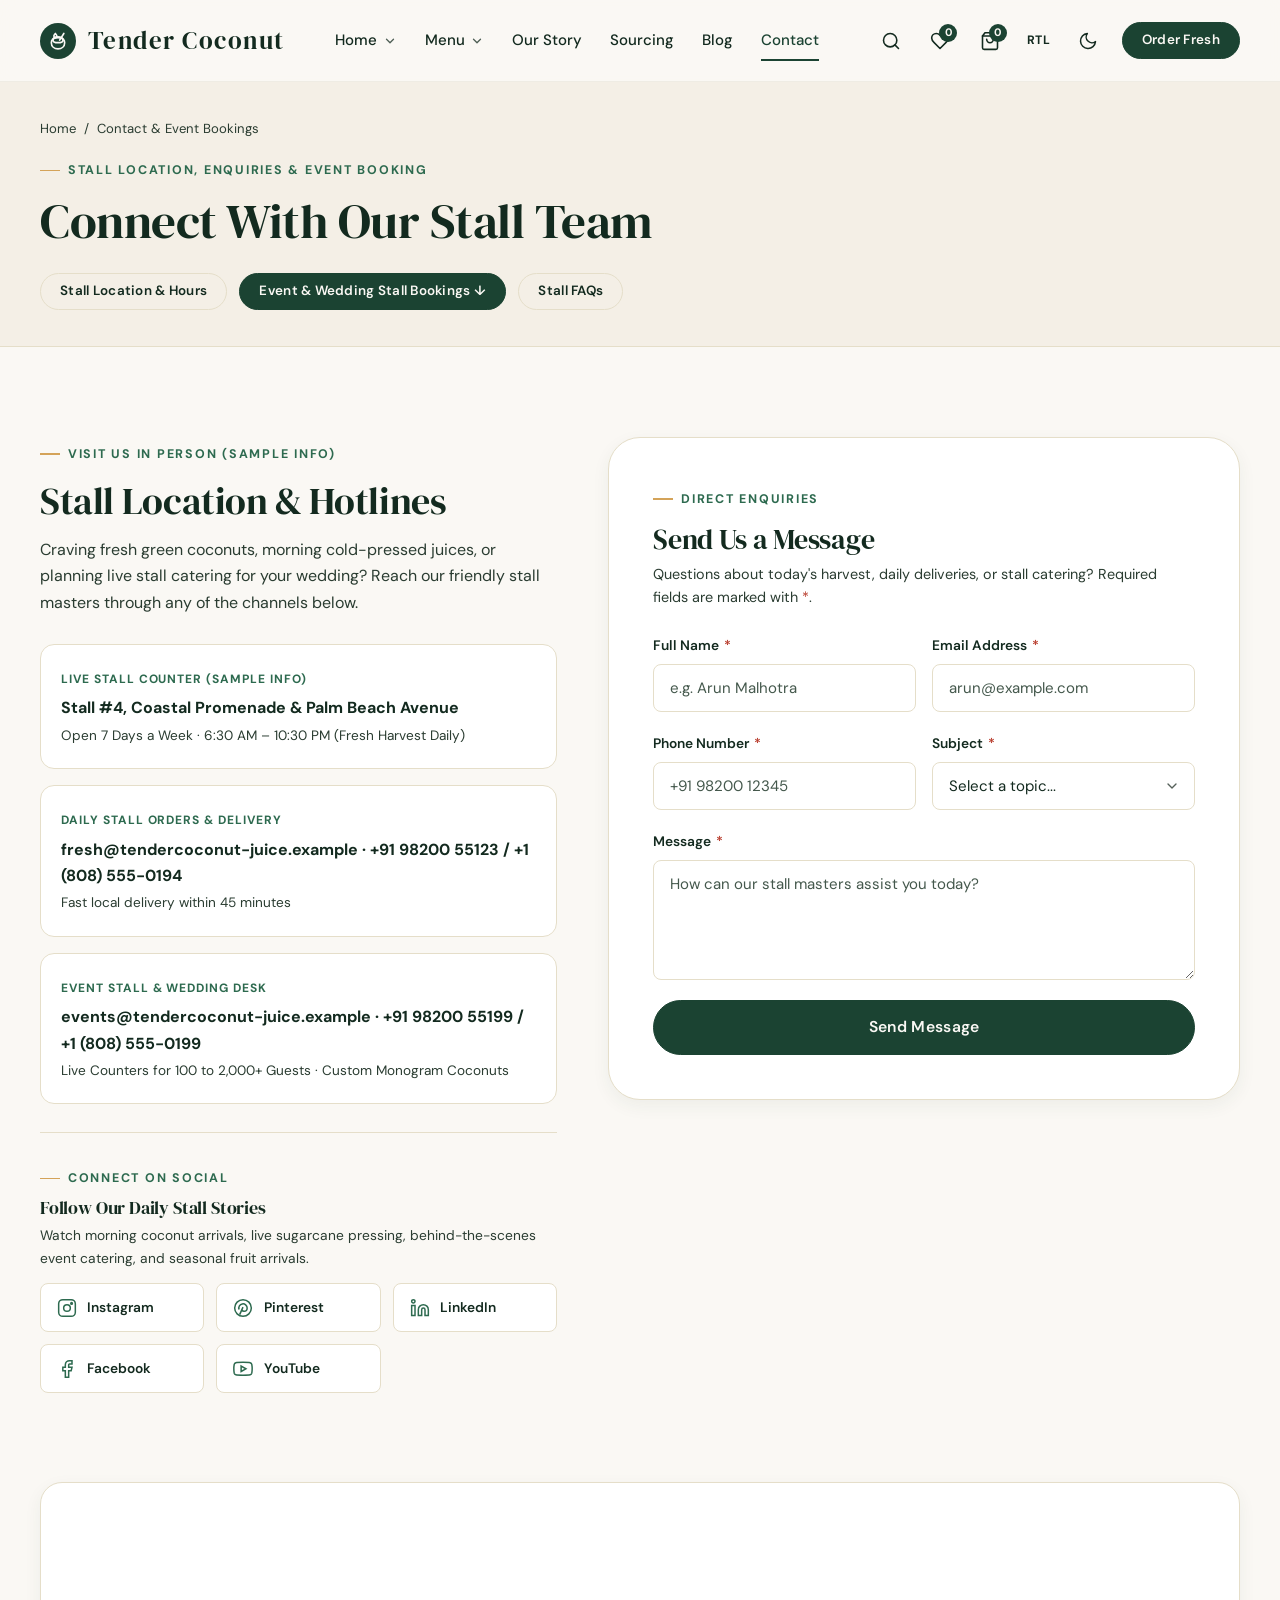
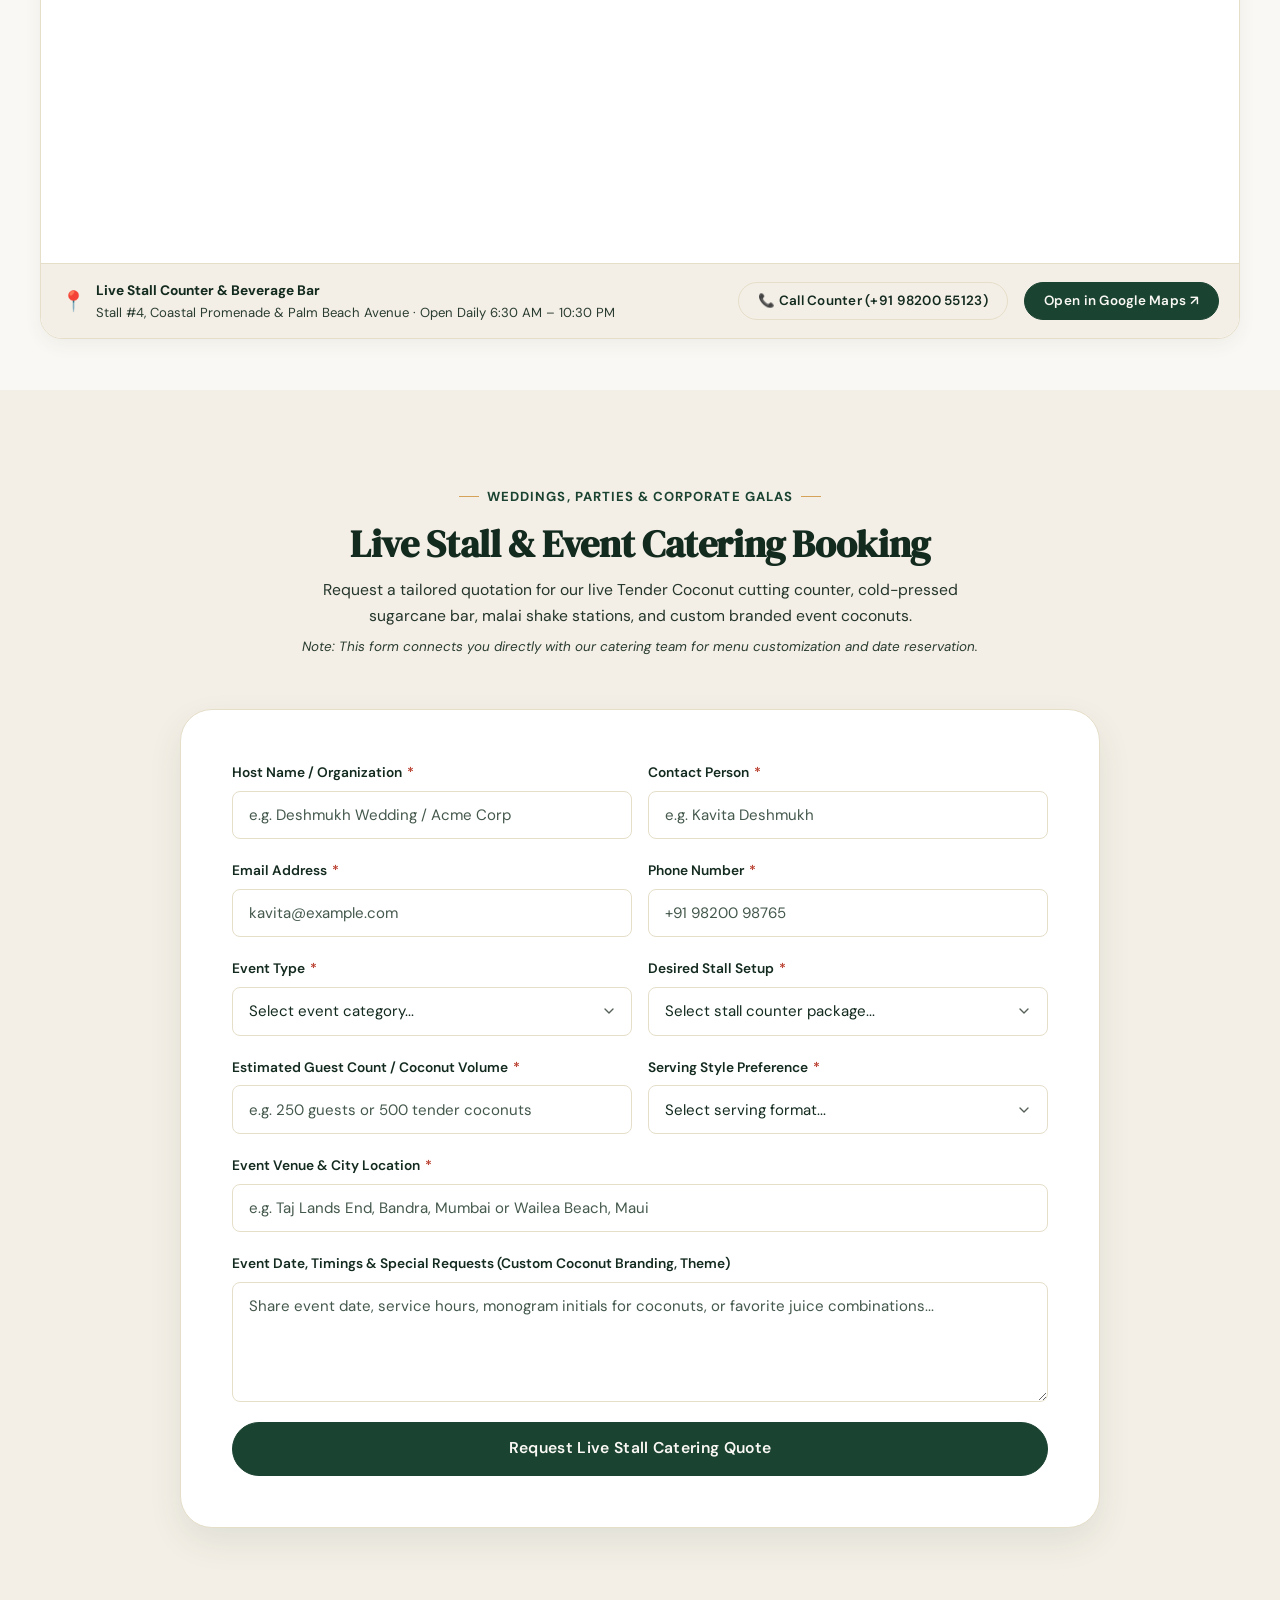
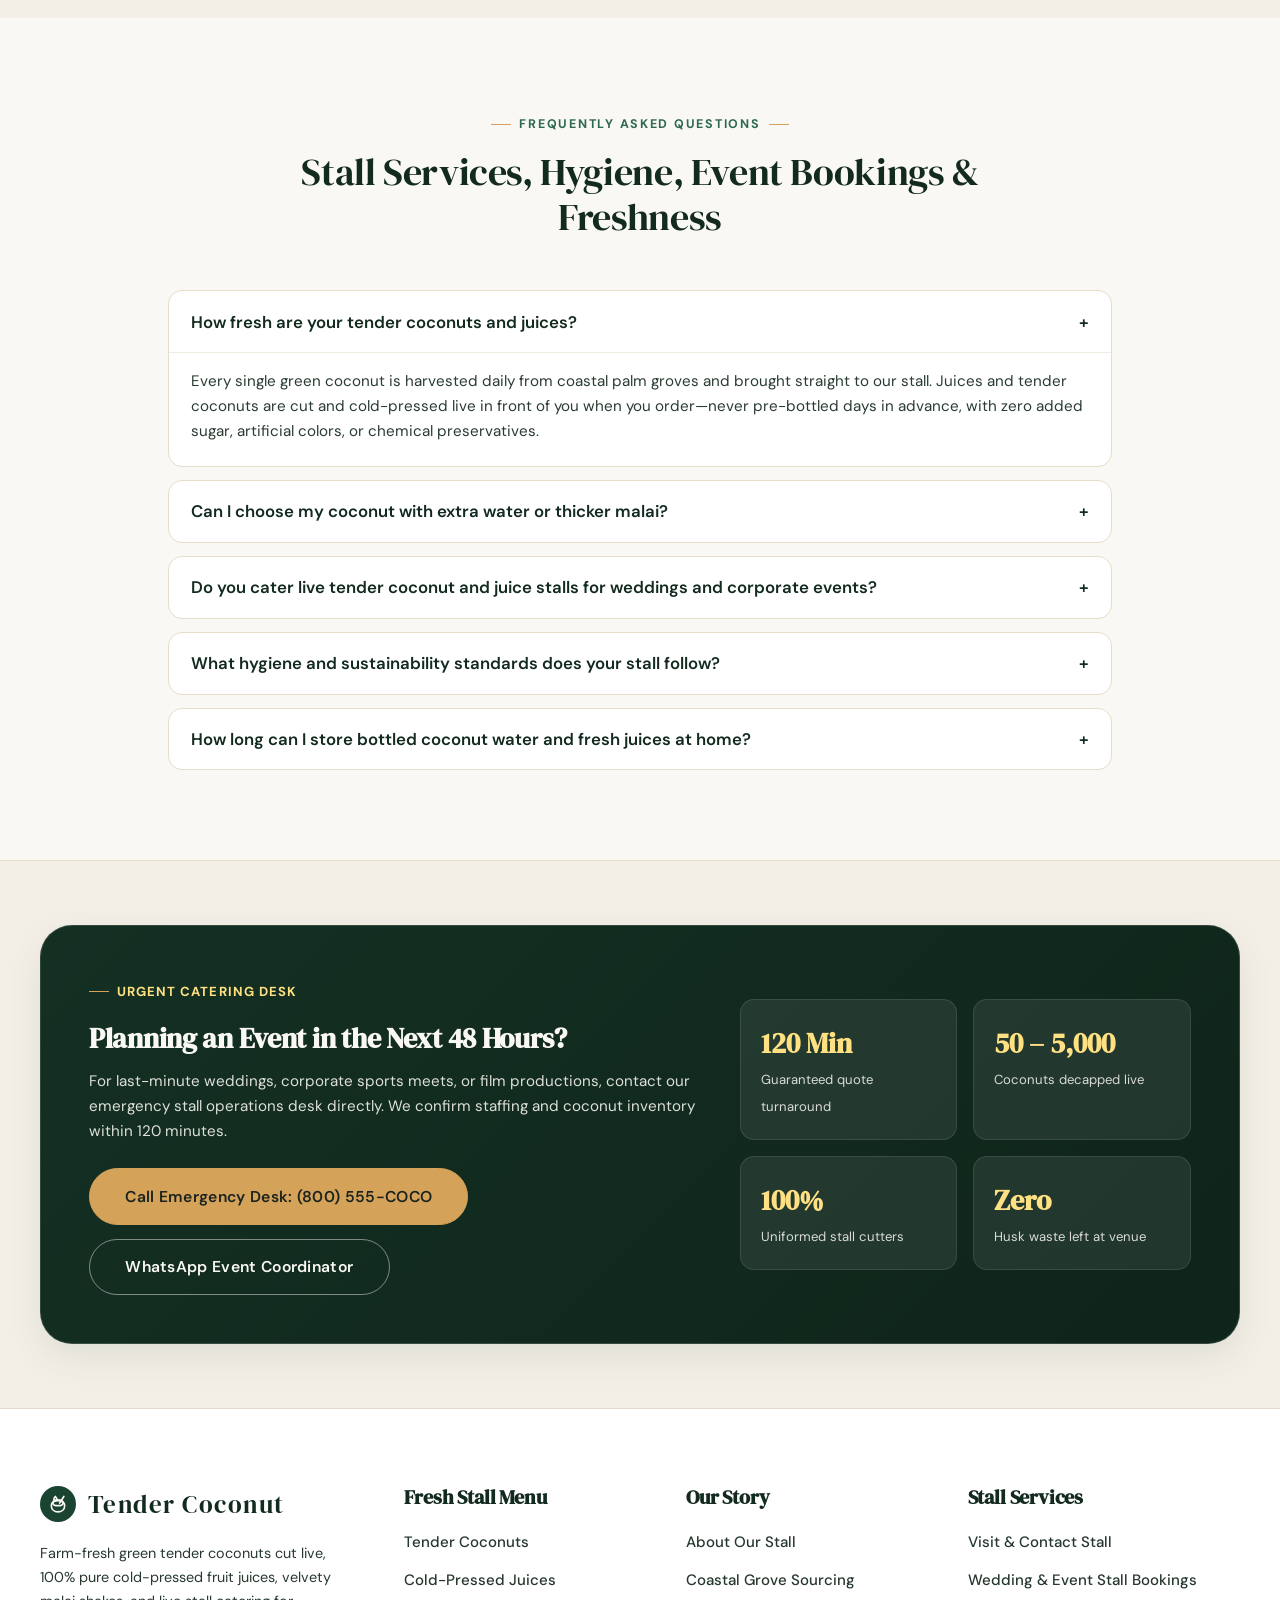
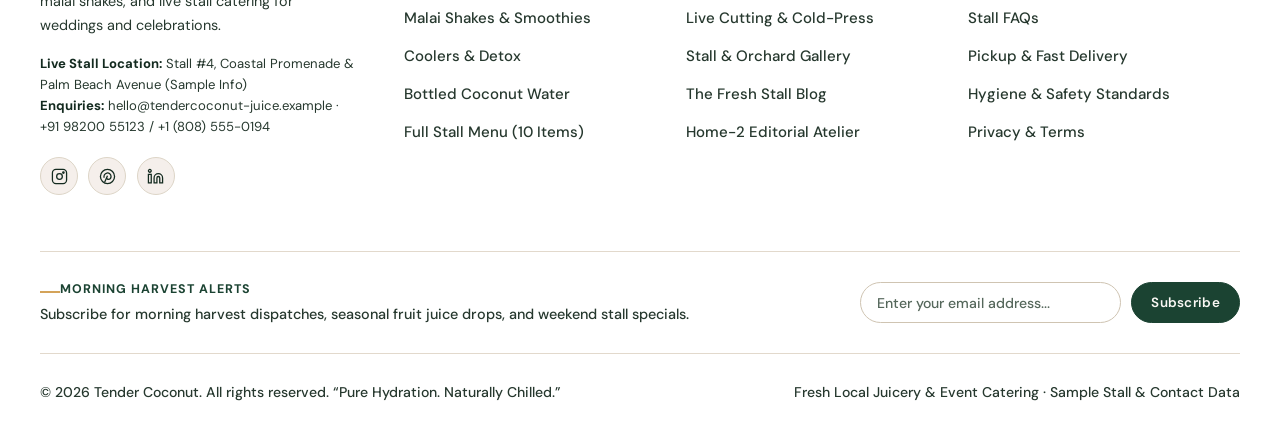
<file: contact-bulk-enquiry.html>
<!DOCTYPE html>
<html lang="en" data-theme="light">
<head>
  <meta charset="UTF-8">
  <meta name="viewport" content="width=device-width, initial-scale=1.0">
  <title>Contact &amp; Event Stall Booking | Tender Coconut</title>
  <meta name="description" content="Contact Tender Coconut & Fresh Juice Stall or book our live stall counter for weddings, corporate events, birthday parties, and sports tournaments.">
  <link rel="preconnect" href="https://fonts.googleapis.com">
  <link rel="preconnect" href="https://fonts.gstatic.com" crossorigin>
  <link href="https://fonts.googleapis.com/css2?family=DM+Sans:ital,opsz,wght@0,9..40,400;0,9..40,500;0,9..40,600;0,9..40,700;1,9..40,400&family=DM+Serif+Display:ital@0;1&display=swap" rel="stylesheet">
  <link rel="icon" type="image/svg+xml" href="assets/images/favicon.svg">
  <link rel="alternate icon" href="favicon.svg">
  <link rel="stylesheet" href="assets/css/styles.css">
</head>
<body>
  <!-- Global Header & Mandatory Navbar -->
  <div id="site-header-mount"></div>

  <main>
    <!-- PAGE HERO -->
    <section class="page-hero-compact" aria-labelledby="contact-page-title">
      <div class="container">
        <nav class="breadcrumb" aria-label="Breadcrumb">
          <a href="index.html">Home</a>
          <span>/</span>
          <span aria-current="page">Contact &amp; Event Bookings</span>
        </nav>

        <div style="display:flex; flex-wrap:wrap; align-items:flex-end; justify-content:space-between; gap:1.5rem;">
          <div>
            <span class="eyebrow">Stall Location, Enquiries &amp; Event Booking</span>
            <h1 class="display-lg" id="contact-page-title">Connect With Our Stall Team</h1>
          </div>
          <div style="display:flex; flex-wrap:wrap; gap:0.75rem;">
            <a href="#general-contact-section" class="btn btn-outline btn-sm">Stall Location &amp; Hours</a>
            <a href="#bulk-enquiry" class="btn btn-primary btn-sm">Event &amp; Wedding Stall Bookings ↓</a>
            <a href="#faqs" class="btn btn-outline btn-sm">Stall FAQs</a>
          </div>
        </div>
      </div>
    </section>

    <!-- 1. GENERAL CONTACT & LIVE STALL DETAILS -->
    <section class="section-padding" id="general-contact-section" aria-labelledby="general-contact-heading">
      <div class="container contact-grid">
        <!-- Left Column: Stall Details, Business Info & Map Preview -->
        <div>
          <span class="eyebrow">Visit Us in Person (Sample Info)</span>
          <h2 class="heading-xl" id="general-contact-heading" style="margin-bottom:0.85rem;">Stall Location &amp; Hotlines</h2>
          <p style="color:var(--color-text-muted); margin-bottom:1.75rem;">
            Craving fresh green coconuts, morning cold-pressed juices, or planning live stall catering for your wedding? Reach our friendly stall masters through any of the channels below.
          </p>

          <div style="display:flex; flex-direction:column; gap:1rem; margin-bottom:1.75rem;">
            <div style="padding:1.25rem; background:var(--color-surface); border:1px solid var(--color-border); border-radius:var(--radius-md);">
              <span style="font-size:0.75rem; text-transform:uppercase; letter-spacing:0.08em; color:var(--color-supporting); font-weight:700;">Live Stall Counter (Sample Info)</span>
              <strong style="display:block; font-size:1rem; margin-top:0.25rem;">Stall #4, Coastal Promenade &amp; Palm Beach Avenue</strong>
              <span style="font-size:0.85rem; color:var(--color-text-muted);">Open 7 Days a Week · 6:30 AM – 10:30 PM (Fresh Harvest Daily)</span>
            </div>

            <div style="padding:1.25rem; background:var(--color-surface); border:1px solid var(--color-border); border-radius:var(--radius-md);">
              <span style="font-size:0.75rem; text-transform:uppercase; letter-spacing:0.08em; color:var(--color-supporting); font-weight:700;">Daily Stall Orders &amp; Delivery</span>
              <strong style="display:block; font-size:1rem; margin-top:0.25rem;">fresh@tendercoconut-juice.example · +91 98200 55123 / +1 (808) 555-0194</strong>
              <span style="font-size:0.85rem; color:var(--color-text-muted);">Fast local delivery within 45 minutes</span>
            </div>

            <div style="padding:1.25rem; background:var(--color-surface); border:1px solid var(--color-border); border-radius:var(--radius-md);">
              <span style="font-size:0.75rem; text-transform:uppercase; letter-spacing:0.08em; color:var(--color-supporting); font-weight:700;">Event Stall &amp; Wedding Desk</span>
              <strong style="display:block; font-size:1rem; margin-top:0.25rem;">events@tendercoconut-juice.example · +91 98200 55199 / +1 (808) 555-0199</strong>
              <span style="font-size:0.85rem; color:var(--color-text-muted);">Live Counters for 100 to 2,000+ Guests · Custom Monogram Coconuts</span>
            </div>
          </div>

          <!-- Dedicated Social Media Channels -->
          <div class="contact-social-section">
            <span class="eyebrow" style="margin-bottom:0.5rem;">Connect on Social</span>
            <h3 class="heading-sm" style="margin-bottom:0.4rem;">Follow Our Daily Stall Stories</h3>
            <p style="font-size:0.86rem; color:var(--color-text-muted);">
              Watch morning coconut arrivals, live sugarcane pressing, behind-the-scenes event catering, and seasonal fruit arrivals.
            </p>
            <div class="contact-social-grid">
              <a href="https://instagram.com" target="_blank" rel="noopener noreferrer" class="contact-social-card" aria-label="Instagram">
                <svg viewBox="0 0 24 24" fill="none" stroke="currentColor" stroke-width="1.8"><rect x="2" y="2" width="20" height="20" rx="5"/><circle cx="12" cy="12" r="4"/><circle cx="17.5" cy="6.5" r="1"/></svg>
                <span>Instagram</span>
              </a>
              <a href="https://pinterest.com" target="_blank" rel="noopener noreferrer" class="contact-social-card" aria-label="Pinterest">
                <svg viewBox="0 0 24 24" fill="none" stroke="currentColor" stroke-width="1.8"><circle cx="12" cy="12" r="10"/><path d="M8 20l4-9"/><path d="M10.7 14c.437 1.263 1.43 2 2.55 2 2.071 0 3.75-1.554 3.75-4a5 5 0 1 0-9.7 1.7"/></svg>
                <span>Pinterest</span>
              </a>
              <a href="https://linkedin.com" target="_blank" rel="noopener noreferrer" class="contact-social-card" aria-label="LinkedIn">
                <svg viewBox="0 0 24 24" fill="none" stroke="currentColor" stroke-width="1.8"><path d="M16 8a6 6 0 0 1 6 6v7h-4v-7a2 2 0 0 0-2-2 2 2 0 0 0-2 2v7h-4v-7a6 6 0 0 1 6-6z"/><rect x="2" y="9" width="4" height="12"/><circle cx="4" cy="4" r="2"/></svg>
                <span>LinkedIn</span>
              </a>
              <a href="https://facebook.com" target="_blank" rel="noopener noreferrer" class="contact-social-card" aria-label="Facebook">
                <svg viewBox="0 0 24 24" fill="none" stroke="currentColor" stroke-width="1.8"><path d="M18 2h-3a5 5 0 0 0-5 5v3H7v4h3v8h4v-8h3l1-4h-4V7a1 1 0 0 1 1-1h3z"/></svg>
                <span>Facebook</span>
              </a>
              <a href="https://youtube.com" target="_blank" rel="noopener noreferrer" class="contact-social-card" aria-label="YouTube">
                <svg viewBox="0 0 24 24" fill="none" stroke="currentColor" stroke-width="1.8"><path d="M22.54 6.42a2.78 2.78 0 0 0-1.94-2C18.88 4 12 4 12 4s-6.88 0-8.6.46a2.78 2.78 0 0 0-1.94 2A29 29 0 0 0 1 11.75a29 29 0 0 0 .46 5.33A2.78 2.78 0 0 0 3.4 19c1.72.46 8.6.46 8.6.46s6.88 0 8.6-.46a2.78 2.78 0 0 0 1.94-2 29 29 0 0 0 .46-5.25 29 29 0 0 0-.46-5.33z"/><polygon points="9.75 15.02 15.5 11.75 9.75 8.48 9.75 15.02"/></svg>
                <span>YouTube</span>
              </a>
            </div>
          </div>
        </div>

        <!-- Right Column: General Contact Form -->
        <div style="background:var(--color-surface); border:1px solid var(--color-border); border-radius:var(--radius-xl); padding:clamp(1.75rem, 3.5vw, 2.75rem); box-shadow:var(--shadow-sm);">
          <span class="eyebrow">Direct Enquiries</span>
          <h2 class="heading-lg" style="margin-bottom:0.4rem;">Send Us a Message</h2>
          <p style="font-size:0.9rem; color:var(--color-text-muted); margin-bottom:1.5rem;">
            Questions about today's harvest, daily deliveries, or stall catering? Required fields are marked with <span style="color:var(--color-danger);">*</span>.
          </p>

          <form id="general-contact-form" novalidate>
            <div class="form-row-2">
              <div class="form-group">
                <label for="contact-name" class="form-label">Full Name <span class="required">*</span></label>
                <input type="text" id="contact-name" name="name" class="form-control" placeholder="e.g. Arun Malhotra" required>
                <span class="form-error">Please enter your full name.</span>
              </div>

              <div class="form-group">
                <label for="contact-email" class="form-label">Email Address <span class="required">*</span></label>
                <input type="email" id="contact-email" name="email" class="form-control" placeholder="arun@example.com" required>
                <span class="form-error">Please enter a valid email address.</span>
              </div>
            </div>

            <div class="form-row-2">
              <div class="form-group">
                <label for="contact-phone" class="form-label">Phone Number <span class="required">*</span></label>
                <input type="tel" id="contact-phone" name="phone" class="form-control" placeholder="+91 98200 12345" required>
                <span class="form-error">Please provide a contact phone number.</span>
              </div>

              <div class="form-group">
                <label for="contact-subject" class="form-label">Subject <span class="required">*</span></label>
                <select id="contact-subject" name="subject" class="form-control" required>
                  <option value="">Select a topic...</option>
                  <option value="Product Question">Today's Coconut &amp; Fruit Availability</option>
                  <option value="Order Support">Daily Juice Delivery Subscription</option>
                  <option value="Sourcing & Batch Info">Bulk Fresh Coconut Pre-Order</option>
                  <option value="Press & Media">Wedding &amp; Event Stall Catering</option>
                </select>
                <span class="form-error">Please select a subject.</span>
              </div>
            </div>

            <div class="form-group">
              <label for="contact-message" class="form-label">Message <span class="required">*</span></label>
              <textarea id="contact-message" name="message" class="form-control" placeholder="How can our stall masters assist you today?" required></textarea>
              <span class="form-error">Please enter your message.</span>
            </div>

            <button type="submit" class="btn btn-primary btn-lg btn-block">Send Message</button>
            <div id="general-contact-status" style="display:none; margin-top:1.25rem;" aria-live="polite"></div>
          </form>
        </div>
      </div>
    </section>

    <!-- HORIZONTAL FULL-WIDTH INTERACTIVE STALL MAP -->
    <section style="padding: 0 0 clamp(2rem, 4vw, 3.5rem) 0;" aria-label="Interactive Stall Map">
      <div class="container">
        <div class="contact-map-frame" style="margin-top:0;">
          <iframe
            title="Tender Coconut & Fresh Juice Stall Map"
            src="https://maps.google.com/maps?q=Honolulu%20Harbor%2C%20HI&t=&z=13&ie=UTF8&iwloc=&output=embed"
            allowfullscreen=""
            loading="lazy"
            style="width:100%; height:380px; border:0; display:block;"
            referrerpolicy="no-referrer-when-downgrade">
          </iframe>
          <div class="contact-map-meta">
            <div style="display:flex; align-items:center; gap:0.65rem;">
              <span style="font-size:1.25rem;">📍</span>
              <div>
                <strong>Live Stall Counter &amp; Beverage Bar</strong>
                <div style="font-size:0.82rem; color:var(--color-text-muted);">Stall #4, Coastal Promenade &amp; Palm Beach Avenue · Open Daily 6:30 AM – 10:30 PM</div>
              </div>
            </div>
            <div style="display:flex; align-items:center; gap:1rem; flex-wrap:wrap;">
              <a href="tel:+919820055123" class="btn btn-outline btn-sm">📞 Call Counter (+91 98200 55123)</a>
              <a href="https://maps.google.com/?q=Honolulu+Harbor,+Honolulu,+HI" target="_blank" rel="noopener noreferrer" class="btn btn-primary btn-sm">
                Open in Google Maps ↗
              </a>
            </div>
          </div>
        </div>
      </div>
    </section>

    <!-- 2. DEDICATED EVENT & WEDDING STALL BOOKING FORM -->
    <section class="section-padding bg-secondary" id="bulk-enquiry" aria-labelledby="bulk-form-heading">
      <div class="container">
        <div class="section-header center">
          <span class="eyebrow">Weddings, Parties &amp; Corporate Galas</span>
          <h2 class="heading-xl" id="bulk-form-heading">Live Stall &amp; Event Catering Booking</h2>
          <p class="lead-text" style="margin-top:0.65rem;">
            Request a tailored quotation for our live Tender Coconut cutting counter, cold-pressed sugarcane bar, malai shake stations, and custom branded event coconuts.
          </p>
          <p style="font-size:0.84rem; color:var(--color-text-muted); margin-top:0.45rem;">
            <em>Note: This form connects you directly with our catering team for menu customization and date reservation.</em>
          </p>
        </div>

        <div style="max-width:920px; margin:0 auto; background:var(--color-surface); border:1px solid var(--color-border); border-radius:var(--radius-xl); padding:clamp(1.75rem, 4vw, 3.25rem); box-shadow:var(--shadow-md);">
          <form id="bulk-enquiry-form" novalidate>
            <div class="form-row-2">
              <div class="form-group">
                <label for="bulk-business-name" class="form-label">Host Name / Organization <span class="required">*</span></label>
                <input type="text" id="bulk-business-name" name="businessName" class="form-control" placeholder="e.g. Deshmukh Wedding / Acme Corp" required>
                <span class="form-error">Please enter the host or organization name.</span>
              </div>

              <div class="form-group">
                <label for="bulk-contact-person" class="form-label">Contact Person <span class="required">*</span></label>
                <input type="text" id="bulk-contact-person" name="contactPerson" class="form-control" placeholder="e.g. Kavita Deshmukh" required>
                <span class="form-error">Please enter the primary contact person.</span>
              </div>
            </div>

            <div class="form-row-2">
              <div class="form-group">
                <label for="bulk-email" class="form-label">Email Address <span class="required">*</span></label>
                <input type="email" id="bulk-email" name="email" class="form-control" placeholder="kavita@example.com" required>
                <span class="form-error">Please enter a valid email address.</span>
              </div>

              <div class="form-group">
                <label for="bulk-phone" class="form-label">Phone Number <span class="required">*</span></label>
                <input type="tel" id="bulk-phone" name="phone" class="form-control" placeholder="+91 98200 98765" required>
                <span class="form-error">Please enter a direct phone number.</span>
              </div>
            </div>

            <div class="form-row-2">
              <div class="form-group">
                <label for="bulk-business-type" class="form-label">Event Type <span class="required">*</span></label>
                <select id="bulk-business-type" name="businessType" class="form-control" required>
                  <option value="">Select event category...</option>
                  <option value="Wedding Reception">Wedding Reception / Sangeet</option>
                  <option value="Corporate Wellness">Corporate Wellness &amp; Conference</option>
                  <option value="Birthday & Party">Birthday or Anniversary Celebration</option>
                  <option value="Sports Tournament">Sports Tournament / Marathon</option>
                  <option value="Community Festival">Community Festival / Exhibition</option>
                  <option value="Other">Other Private Event</option>
                </select>
                <span class="form-error">Please select your event type.</span>
              </div>

              <div class="form-group">
                <label for="bulk-product" class="form-label">Desired Stall Setup <span class="required">*</span></label>
                <select id="bulk-product" name="productOfInterest" class="form-control" required>
                  <option value="">Select stall counter package...</option>
                  <option value="Full Live Stall Setup (Tender Coconut + Fresh Juice Bar)">Full Live Stall Setup (Tender Coconut + Fresh Juice Bar)</option>
                  <option value="Live Green Tender Coconut Counter (In-Shell Cutting)">Live Green Tender Coconut Counter (In-Shell Cutting)</option>
                  <option value="Cold-Pressed Juice Bar (Sugarcane, Orange, Watermelon)">Cold-Pressed Juice Bar (Sugarcane, Orange, Watermelon)</option>
                  <option value="Tender Coconut Malai Shake & Dessert Counter">Tender Coconut Malai Shake &amp; Dessert Counter</option>
                  <option value="Custom Monogram Stamped Coconuts (Branded for Event)">Custom Monogram Stamped Coconuts (Branded for Event)</option>
                  <option value="Chilled Bottled Coconut Water & Juice Cases">Chilled Bottled Coconut Water &amp; Juice Cases</option>
                </select>
                <span class="form-error">Please select a stall package.</span>
              </div>
            </div>

            <div class="form-row-2">
              <div class="form-group">
                <label for="bulk-quantity" class="form-label">Estimated Guest Count / Coconut Volume <span class="required">*</span></label>
                <input type="text" id="bulk-quantity" name="requiredQuantity" class="form-control" placeholder="e.g. 250 guests or 500 tender coconuts" required>
                <span class="form-error">Please specify your estimated guest count or volume.</span>
              </div>

              <div class="form-group">
                <label for="bulk-packaging" class="form-label">Serving Style Preference <span class="required">*</span></label>
                <select id="bulk-packaging" name="packagingPreference" class="form-control" required>
                  <option value="">Select serving format...</option>
                  <option value="Live In-Shell Decapping with Paper Straws & Wooden Spoons">Live In-Shell Decapping with Paper Straws &amp; Spoons</option>
                  <option value="Chilled Glassware & Mason Jars Service">Chilled Glassware &amp; Mason Jars Service</option>
                  <option value="Eco-Friendly Compostable Cups">Eco-Friendly Compostable Cups</option>
                  <option value="Pre-Bottled Chilled Glass Bottles (330ml)">Pre-Bottled Chilled Glass Bottles (330ml)</option>
                  <option value="Mixed Counter (In-Shell + Juices by the Glass)">Mixed Counter (In-Shell + Juices by the Glass)</option>
                </select>
                <span class="form-error">Please select a serving format.</span>
              </div>
            </div>

            <div class="form-group">
              <label for="bulk-destination" class="form-label">Event Venue &amp; City Location <span class="required">*</span></label>
              <input type="text" id="bulk-destination" name="destination" class="form-control" placeholder="e.g. Taj Lands End, Bandra, Mumbai or Wailea Beach, Maui" required>
              <span class="form-error">Please enter the event venue and location.</span>
            </div>

            <div class="form-group">
              <label for="bulk-notes" class="form-label">Event Date, Timings &amp; Special Requests (Custom Coconut Branding, Theme)</label>
              <textarea id="bulk-notes" name="additionalRequirements" class="form-control" placeholder="Share event date, service hours, monogram initials for coconuts, or favorite juice combinations..."></textarea>
            </div>

            <button type="submit" class="btn btn-primary btn-lg btn-block">
              Request Live Stall Catering Quote
            </button>

            <div id="bulk-enquiry-status" style="display:none; margin-top:1.35rem;" aria-live="polite"></div>
          </form>
        </div>
      </div>
    </section>

    <!-- 3. FAQ SECTION -->
    <section class="section-padding" id="faqs" aria-labelledby="faq-heading">
      <div class="container container-narrow">
        <div class="section-header center">
          <span class="eyebrow">Frequently Asked Questions</span>
          <h2 class="heading-xl" id="faq-heading">Stall Services, Hygiene, Event Bookings &amp; Freshness</h2>
        </div>

        <div class="faq-list">
          <div class="faq-item is-open">
            <button type="button" class="faq-trigger" aria-expanded="true">
              <span>How fresh are your tender coconuts and juices?</span>
              <span>+</span>
            </button>
            <div class="faq-content">
              Every single green coconut is harvested daily from coastal palm groves and brought straight to our stall. Juices and tender coconuts are cut and cold-pressed live in front of you when you order—never pre-bottled days in advance, with zero added sugar, artificial colors, or chemical preservatives.
            </div>
          </div>

          <div class="faq-item">
            <button type="button" class="faq-trigger" aria-expanded="false">
              <span>Can I choose my coconut with extra water or thicker malai?</span>
              <span>+</span>
            </button>
            <div class="faq-content">
              Absolutely! Our stall masters are experts at selecting coconuts to your exact preference. Just let us know whether you want maximum sweet water ('Pani wala') or soft spoonable flesh ('Malai wala'). After you drink the water, we happily split the coconut and scoop the malai into a cup for you.
            </div>
          </div>

          <div class="faq-item">
            <button type="button" class="faq-trigger" aria-expanded="false">
              <span>Do you cater live tender coconut and juice stalls for weddings and corporate events?</span>
              <span>+</span>
            </button>
            <div class="faq-content">
              Yes! Our Live Tender Coconut &amp; Fresh Juice Stall setup is one of our most popular services for weddings, birthday parties, sports meets, and corporate wellness events. We bring our rustic wooden counter, skilled coconut cutters, cold presses, and hundreds of fresh green coconuts branded with custom event stamps or flags. Inquire via our form above for custom packages.
            </div>
          </div>

          <div class="faq-item">
            <button type="button" class="faq-trigger" aria-expanded="false">
              <span>What hygiene and sustainability standards does your stall follow?</span>
              <span>+</span>
            </button>
            <div class="faq-content">
              We adhere to strict food safety protocols: stainless steel tools sanitized throughout the day, filtered ice only, compostable paper straws, wooden spoons, and food-grade glass takeaway bottles. The empty green coconut husks are collected daily for organic composting and coir recycling.
            </div>
          </div>

          <div class="faq-item">
            <button type="button" class="faq-trigger" aria-expanded="false">
              <span>How long can I store bottled coconut water and fresh juices at home?</span>
              <span>+</span>
            </button>
            <div class="faq-content">
              Because our juices and bottled coconut water are 100% raw and unpasteurized with zero preservatives, keep them refrigerated below 4°C. Raw tender coconut water is best consumed within 48 hours, and cold-pressed fruit juices within 24–36 hours for peak freshness and nutritional vitality.
            </div>
          </div>
        </div>
      </div>
    </section>

    <!-- 4. URGENT EVENT HOTLINE & 2-HOUR CATERING GUARANTEE (PRE-FOOTER) -->
    <section class="section-padding-sm bg-secondary" id="shipping-returns" style="border-top:1px solid var(--color-border);" aria-labelledby="urgent-desk-heading">
      <div class="container">
        <div class="dark-surface" style="background:linear-gradient(135deg, #143023 0%, #0F241A 100%); color:#FAF8F4; border-radius:var(--radius-xl); padding:clamp(2rem, 4vw, 3rem); border:1px solid rgba(255,255,255,0.15); box-shadow:var(--shadow-md);">
          <div class="urgent-desk-grid">
            <div>
              <span class="eyebrow" style="color:#FFE082;">Urgent Catering Desk</span>
              <h2 class="heading-lg" id="urgent-desk-heading" style="color:#FAF8F4; margin:0.4rem 0 0.85rem;">Planning an Event in the Next 48 Hours?</h2>
              <p style="color:rgba(250,248,244,0.85); font-size:0.95rem; line-height:1.65; margin-bottom:1.5rem;">
                For last-minute weddings, corporate sports meets, or film productions, contact our emergency stall operations desk directly. We confirm staffing and coconut inventory within 120 minutes.
              </p>
              <div class="urgent-desk-actions">
                <a href="tel:+18005552626" class="btn btn-accent btn-lg">
                  Call Emergency Desk: (800) 555-COCO
                </a>
                <a href="https://wa.me/18005552626" target="_blank" rel="noopener noreferrer" class="btn btn-outline-white btn-lg">
                  WhatsApp Event Coordinator
                </a>
              </div>
            </div>

            <div class="urgent-desk-stats">
              <div style="background:rgba(255,255,255,0.08); border-radius:var(--radius-md); padding:1.25rem; border:1px solid rgba(255,255,255,0.1);">
                <strong style="display:block; font-size:1.75rem; color:#FFE082; font-family:var(--font-heading);">120 Min</strong>
                <span style="font-size:0.82rem; color:rgba(250,248,244,0.85);">Guaranteed quote turnaround</span>
              </div>
              <div style="background:rgba(255,255,255,0.08); border-radius:var(--radius-md); padding:1.25rem; border:1px solid rgba(255,255,255,0.1);">
                <strong style="display:block; font-size:1.75rem; color:#FFE082; font-family:var(--font-heading);">50 – 5,000</strong>
                <span style="font-size:0.82rem; color:rgba(250,248,244,0.85);">Coconuts decapped live</span>
              </div>
              <div style="background:rgba(255,255,255,0.08); border-radius:var(--radius-md); padding:1.25rem; border:1px solid rgba(255,255,255,0.1);">
                <strong style="display:block; font-size:1.75rem; color:#FFE082; font-family:var(--font-heading);">100%</strong>
                <span style="font-size:0.82rem; color:rgba(250,248,244,0.85);">Uniformed stall cutters</span>
              </div>
              <div style="background:rgba(255,255,255,0.08); border-radius:var(--radius-md); padding:1.25rem; border:1px solid rgba(255,255,255,0.1);">
                <strong style="display:block; font-size:1.75rem; color:#FFE082; font-family:var(--font-heading);">Zero</strong>
                <span style="font-size:0.82rem; color:rgba(250,248,244,0.85);">Husk waste left at venue</span>
              </div>
            </div>
          </div>
        </div>
      </div>
    </section>
  </main>

  <!-- Global 4-Column Footer & Newsletter -->
  <div id="site-footer-mount"></div>

  <script src="assets/js/products.js"></script>
  <script src="assets/js/app.js"></script>
  <script src="assets/js/page-handlers.js"></script>
</body>
</html>
</file>
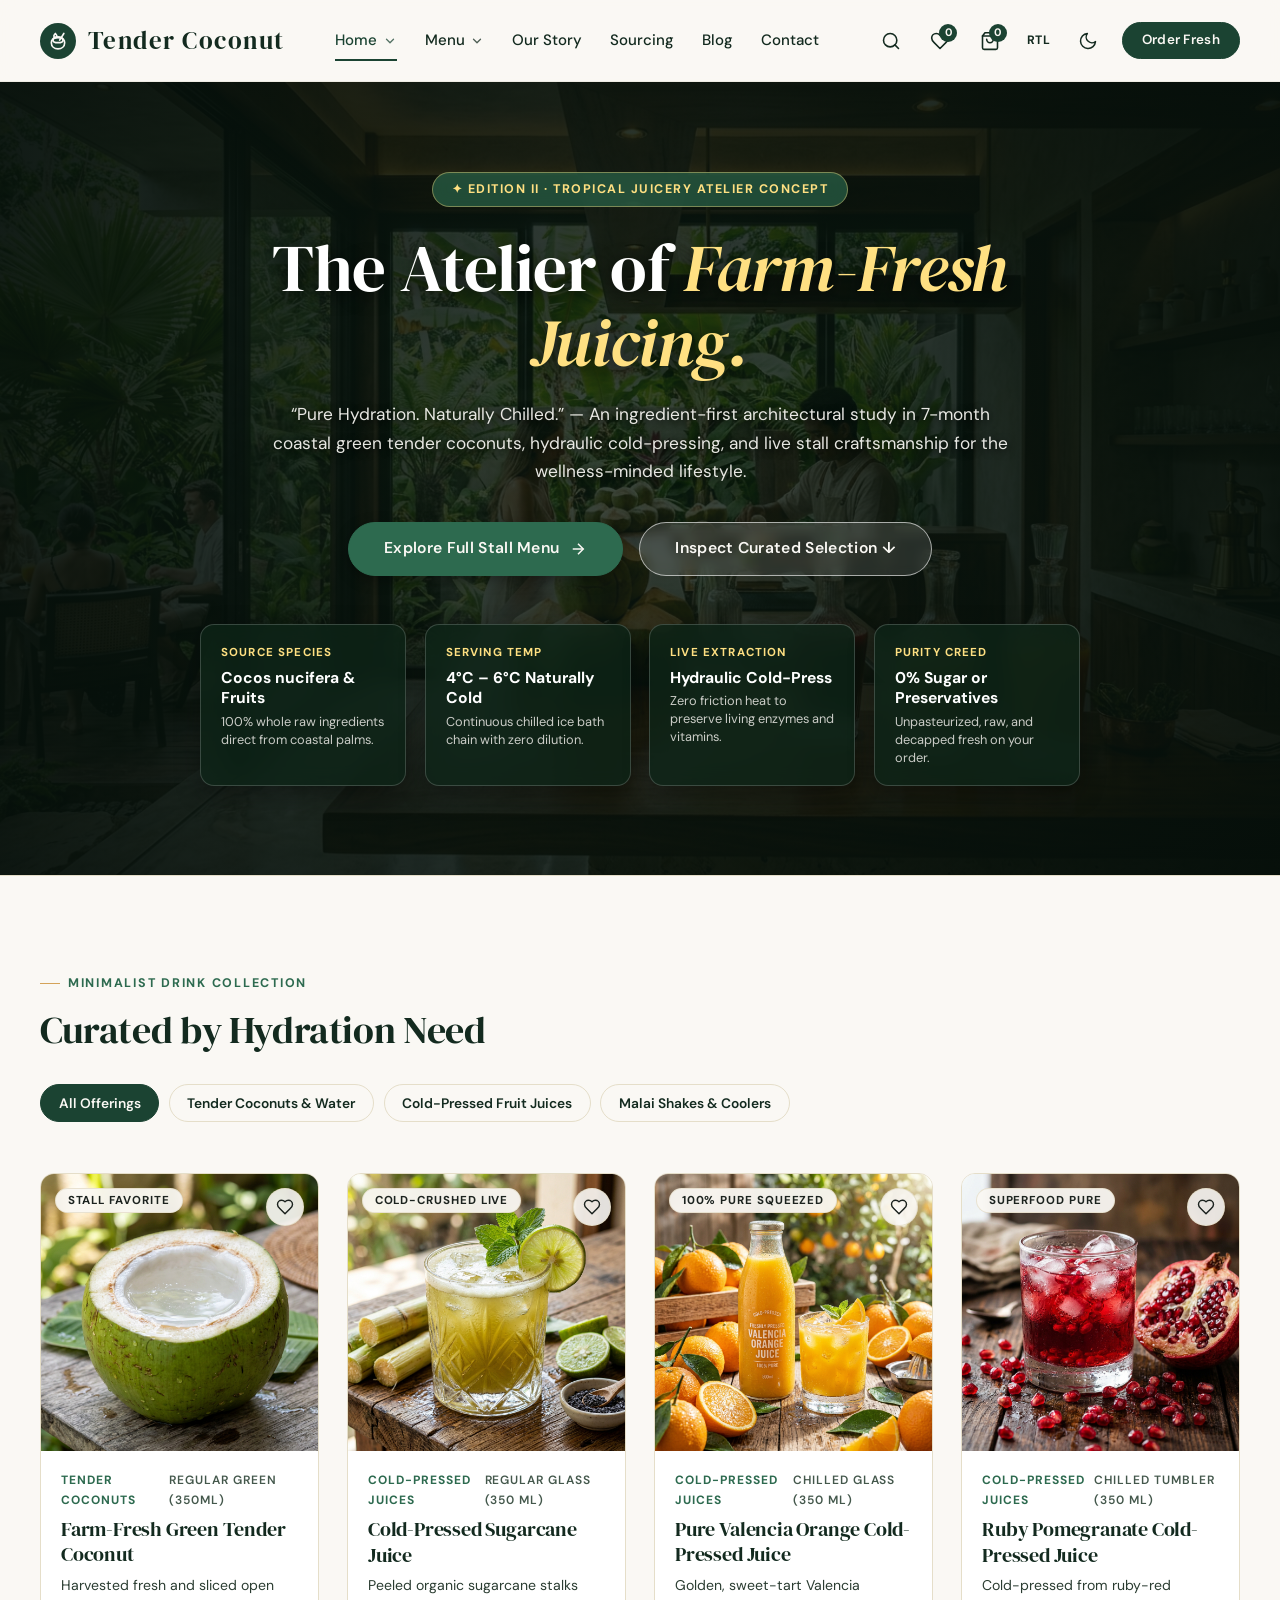
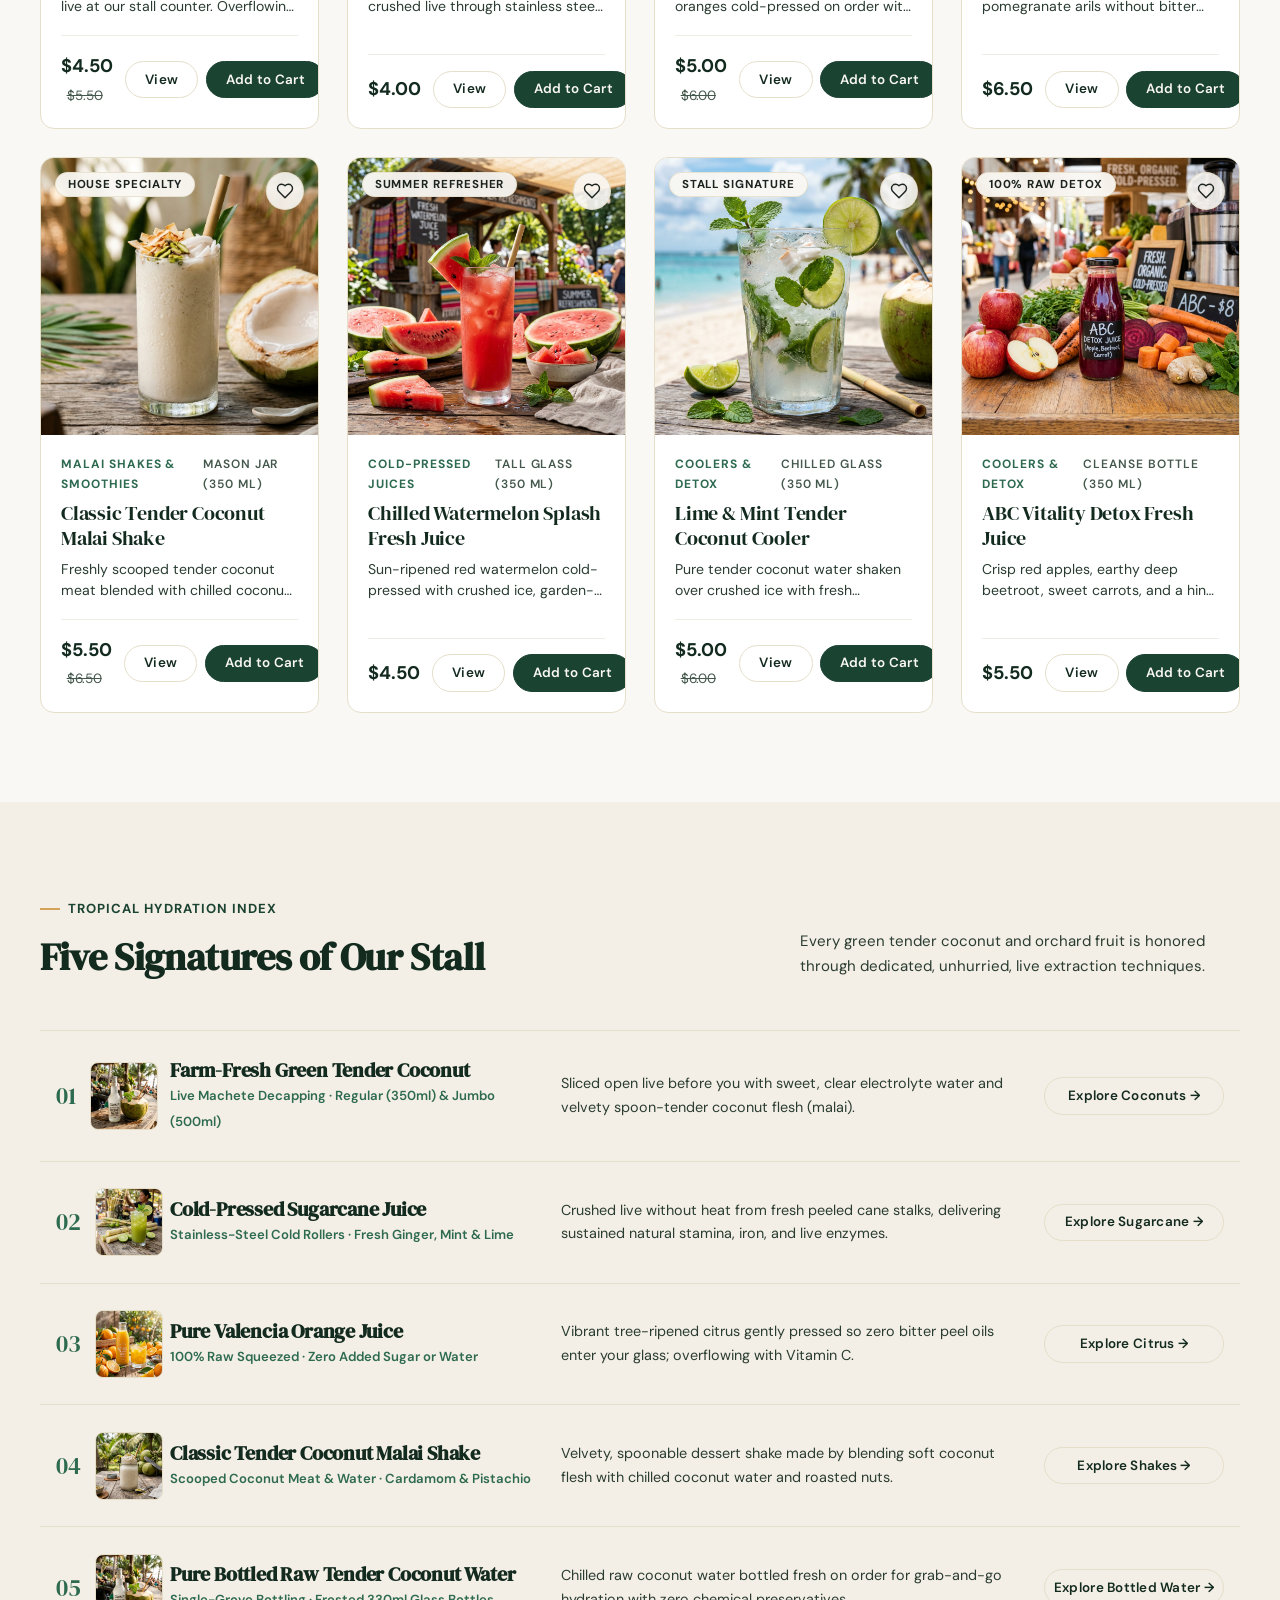
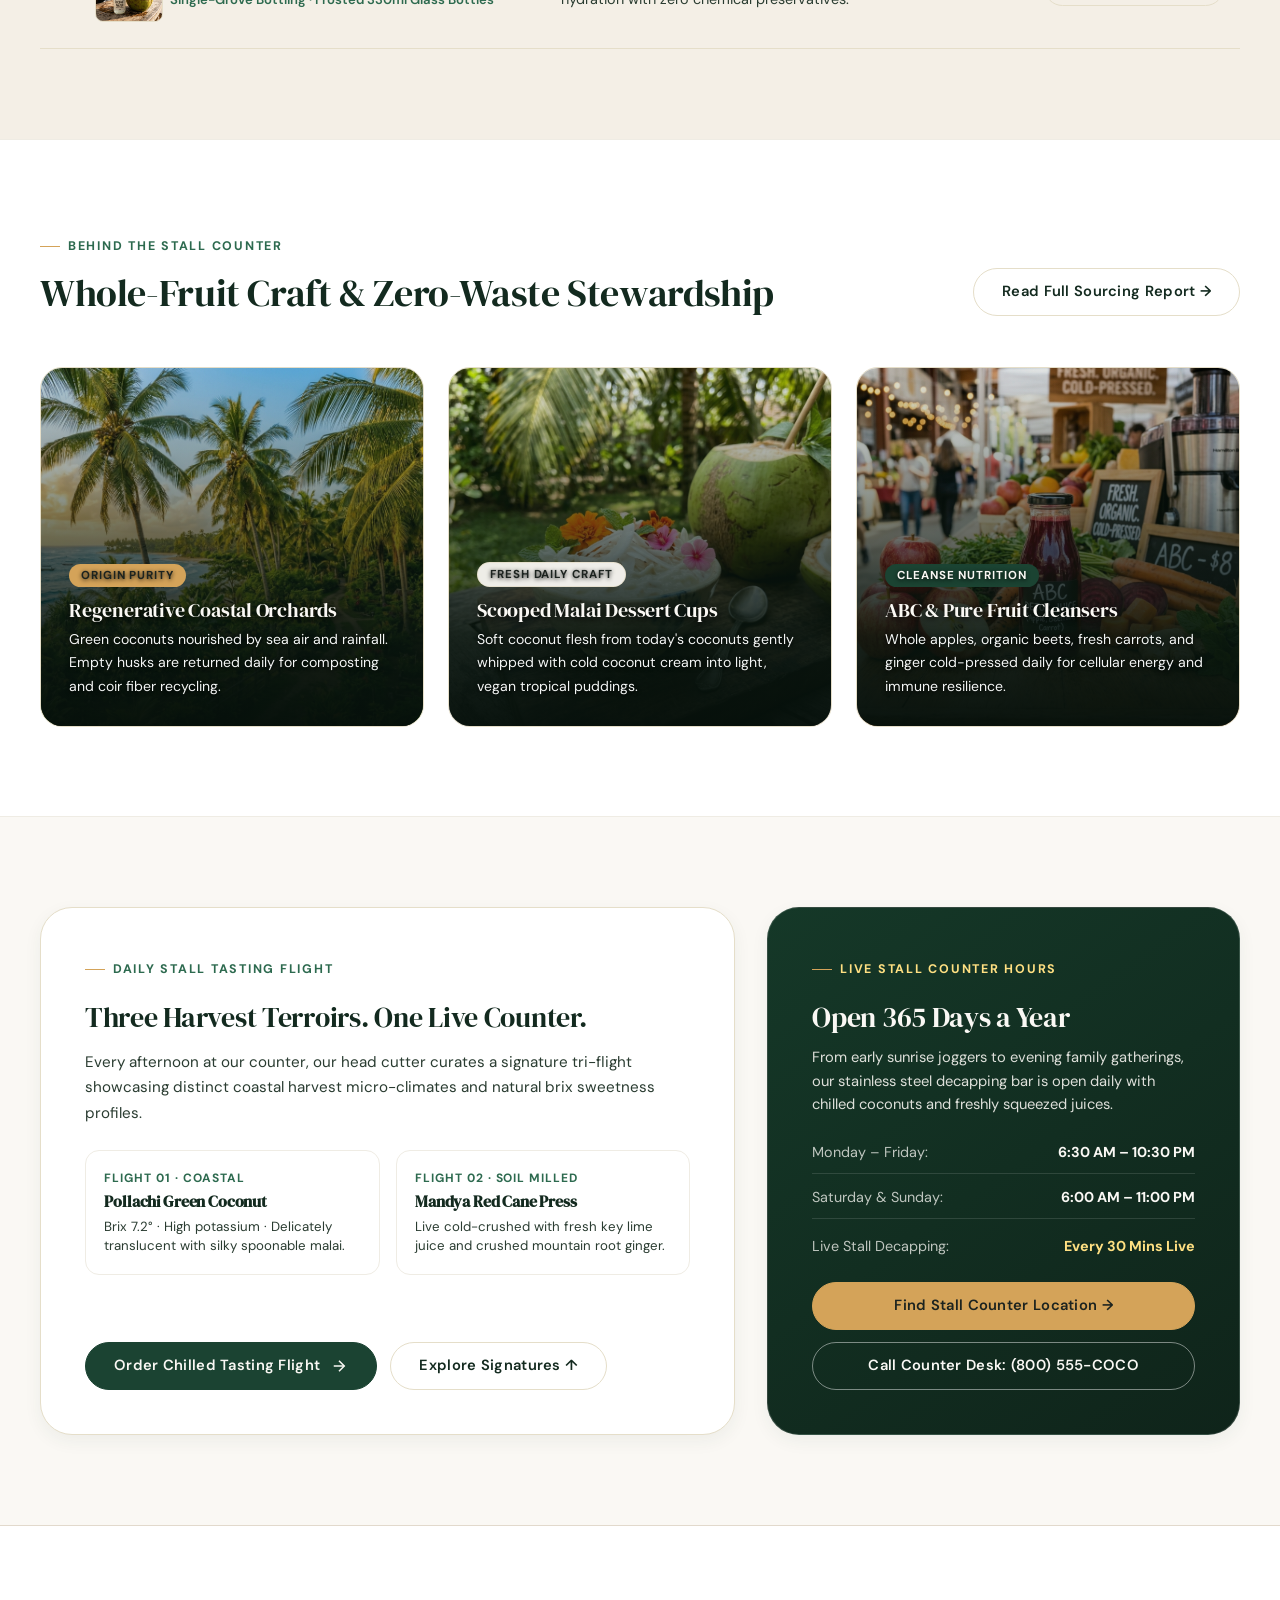
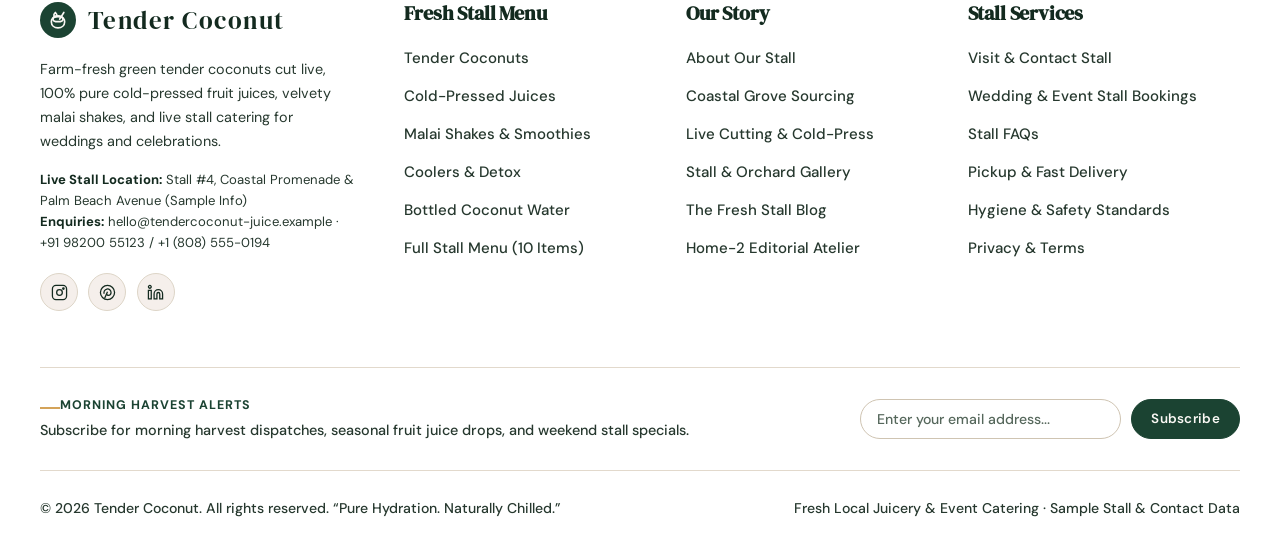
<file: home-2.html>
<!DOCTYPE html>
<html lang="en" data-theme="light">
<head>
  <meta charset="UTF-8">
  <meta name="viewport" content="width=device-width, initial-scale=1.0">
  <title>Tender Coconut — Editorial Atelier | Pure Tropical Hydration</title>
  <meta name="description" content="Explore Tender Coconut & Fresh Juice Stall's editorial homepage showcasing farm-fresh green tender coconuts, pure cold-pressed fruit juices, velvety malai shakes, and live event stall catering.">
  <link rel="preconnect" href="https://fonts.googleapis.com">
  <link rel="preconnect" href="https://fonts.gstatic.com" crossorigin>
  <link href="https://fonts.googleapis.com/css2?family=DM+Sans:ital,opsz,wght@0,9..40,400;0,9..40,500;0,9..40,600;0,9..40,700;1,9..40,400&family=DM+Serif+Display:ital@0;1&display=swap" rel="stylesheet">
  <link rel="icon" type="image/svg+xml" href="assets/images/favicon.svg">
  <link rel="alternate icon" href="favicon.svg">
  <link rel="stylesheet" href="assets/css/styles.css">
</head>
<body>
  <!-- Global Header & Mandatory Navbar -->
  <div id="site-header-mount"></div>

  <main>
    <!-- 1. EDITORIAL PANORAMIC ATELIER HERO -->
    <section class="hero-home2" aria-label="Editorial Atelier Introduction">
      <img src="assets/images/hero-home2.jpg" alt="Artisanal tropical juicery atelier counter with fresh coconuts and juices" class="hero-home2-bg" width="1920" height="1080">
      <div class="hero-home2-overlay"></div>

      <div class="container hero-home2-inner">
        <div class="hero-home2-badge">
          <span>✦ Edition II · Tropical Juicery Atelier Concept</span>
        </div>

        <h1 class="hero-home2-title">
          The Atelier of <em>Farm-Fresh Juicing.</em>
        </h1>

        <p class="hero-home2-desc">
          “Pure Hydration. Naturally Chilled.” — An ingredient-first architectural study in 7-month coastal green tender coconuts, hydraulic cold-pressing, and live stall craftsmanship for the wellness-minded lifestyle.
        </p>

        <div class="hero-home2-actions">
          <a href="shop.html" class="btn btn-primary btn-lg">
            <span>Explore Full Stall Menu</span>
            <svg class="icon-arrow" viewBox="0 0 24 24" fill="none" stroke="currentColor" stroke-width="2"><path d="M5 12h14"/><path d="m12 5 7 7-7 7"/></svg>
          </a>
          <a href="#home2-curated-collection" class="btn btn-outline btn-lg">
            Inspect Curated Selection ↓
          </a>
        </div>

        <!-- 4-Column Editorial Glassmorphic Metric Ribbon -->
        <div class="hero-home2-ribbon">
          <div class="hero-home2-metric">
            <span>Source Species</span>
            <strong>Cocos nucifera &amp; Fruits</strong>
            <p>100% whole raw ingredients direct from coastal palms.</p>
          </div>
          <div class="hero-home2-metric">
            <span>Serving Temp</span>
            <strong>4°C – 6°C Naturally Cold</strong>
            <p>Continuous chilled ice bath chain with zero dilution.</p>
          </div>
          <div class="hero-home2-metric">
            <span>Live Extraction</span>
            <strong>Hydraulic Cold-Press</strong>
            <p>Zero friction heat to preserve living enzymes and vitamins.</p>
          </div>
          <div class="hero-home2-metric">
            <span>Purity Creed</span>
            <strong>0% Sugar or Preservatives</strong>
            <p>Unpasteurized, raw, and decapped fresh on your order.</p>
          </div>
        </div>
      </div>
    </section>

    <!-- 2. STRONG PRODUCT-LED INTRODUCTION & MINIMALIST COLLECTION TABS -->
    <section class="section-padding" id="home2-curated-collection" aria-labelledby="home2-collection-heading">
      <div class="container">
        <div class="section-header split">
          <div>
            <span class="eyebrow">Minimalist Drink Collection</span>
            <h2 class="heading-xl" id="home2-collection-heading">Curated by Hydration Need</h2>
          </div>

          <!-- Interactive Filter Tabs -->
          <div class="size-pills" role="tablist" aria-label="Filter collection by category group">
            <button type="button" class="size-pill active" data-home2-tab="all" role="tab">All Offerings</button>
            <button type="button" class="size-pill" data-home2-tab="coconuts" role="tab">Tender Coconuts &amp; Water</button>
            <button type="button" class="size-pill" data-home2-tab="juices" role="tab">Cold-Pressed Fruit Juices</button>
            <button type="button" class="size-pill" data-home2-tab="shakes-coolers" role="tab">Malai Shakes &amp; Coolers</button>
          </div>
        </div>

        <div class="products-grid" id="home2-collection-grid"></div>
      </div>
    </section>

    <!-- 3. FULL-WIDTH ARCHITECTURAL PRODUCT CATEGORY SHOWCASE -->
    <section class="section-padding bg-secondary" aria-labelledby="home2-index-heading">
      <div class="container">
        <div class="section-header split">
          <div>
            <span class="eyebrow">Tropical Hydration Index</span>
            <h2 class="heading-xl" id="home2-index-heading">Five Signatures of Our Stall</h2>
          </div>
          <p style="max-width:440px; color:var(--color-text-muted); font-size:0.94rem;">
            Every green tender coconut and orchard fruit is honored through dedicated, unhurried, live extraction techniques.
          </p>
        </div>

        <div class="editorial-strip-list">
          <div class="editorial-strip-item">
            <div style="display:flex; align-items:center; gap:0.85rem;">
              <span class="editorial-strip-num">01</span>
              <img src="assets/images/cat-water.jpg" alt="Farm-Fresh Green Tender Coconut" class="editorial-strip-thumb" loading="lazy">
            </div>
            <div>
              <h3 class="heading-md">Farm-Fresh Green Tender Coconut</h3>
              <span style="font-size:0.82rem; color:var(--color-supporting); font-weight:600;">Live Machete Decapping · Regular (350ml) &amp; Jumbo (500ml)</span>
            </div>
            <p style="font-size:0.9rem; color:var(--color-text-muted);">
              Sliced open live before you with sweet, clear electrolyte water and velvety spoon-tender coconut flesh (malai).
            </p>
            <div style="display:flex; justify-content:flex-start;">
              <a href="shop.html?category=Tender+Coconuts" class="btn btn-outline btn-sm">Explore Coconuts →</a>
            </div>
          </div>

          <div class="editorial-strip-item">
            <div style="display:flex; align-items:center; gap:0.85rem;">
              <span class="editorial-strip-num">02</span>
              <img src="assets/images/process-extraction.jpg" alt="Cold-Pressed Sugarcane Juice" class="editorial-strip-thumb" loading="lazy">
            </div>
            <div>
              <h3 class="heading-md">Cold-Pressed Sugarcane Juice</h3>
              <span style="font-size:0.82rem; color:var(--color-supporting); font-weight:600;">Stainless-Steel Cold Rollers · Fresh Ginger, Mint &amp; Lime</span>
            </div>
            <p style="font-size:0.9rem; color:var(--color-text-muted);">
              Crushed live without heat from fresh peeled cane stalks, delivering sustained natural stamina, iron, and live enzymes.
            </p>
            <div style="display:flex; justify-content:flex-start;">
              <a href="shop.html?category=Cold-Pressed+Juices" class="btn btn-outline btn-sm">Explore Sugarcane →</a>
            </div>
          </div>

          <div class="editorial-strip-item">
            <div style="display:flex; align-items:center; gap:0.85rem;">
              <span class="editorial-strip-num">03</span>
              <img src="assets/images/product-nectar.jpg" alt="Pure Valencia Orange Juice" class="editorial-strip-thumb" loading="lazy">
            </div>
            <div>
              <h3 class="heading-md">Pure Valencia Orange Juice</h3>
              <span style="font-size:0.82rem; color:var(--color-supporting); font-weight:600;">100% Raw Squeezed · Zero Added Sugar or Water</span>
            </div>
            <p style="font-size:0.9rem; color:var(--color-text-muted);">
              Vibrant tree-ripened citrus gently pressed so zero bitter peel oils enter your glass; overflowing with Vitamin C.
            </p>
            <div style="display:flex; justify-content:flex-start;">
              <a href="shop.html?category=Cold-Pressed+Juices" class="btn btn-outline btn-sm">Explore Citrus →</a>
            </div>
          </div>

          <div class="editorial-strip-item">
            <div style="display:flex; align-items:center; gap:0.85rem;">
              <span class="editorial-strip-num">04</span>
              <img src="assets/images/product-cream.jpg" alt="Classic Tender Coconut Malai Shake" class="editorial-strip-thumb" loading="lazy">
            </div>
            <div>
              <h3 class="heading-md">Classic Tender Coconut Malai Shake</h3>
              <span style="font-size:0.82rem; color:var(--color-supporting); font-weight:600;">Scooped Coconut Meat &amp; Water · Cardamom &amp; Pistachio</span>
            </div>
            <p style="font-size:0.9rem; color:var(--color-text-muted);">
              Velvety, spoonable dessert shake made by blending soft coconut flesh with chilled coconut water and roasted nuts.
            </p>
            <div style="display:flex; justify-content:flex-start;">
              <a href="shop.html?category=Malai+Shakes+%26+Smoothies" class="btn btn-outline btn-sm">Explore Shakes →</a>
            </div>
          </div>

          <div class="editorial-strip-item">
            <div style="display:flex; align-items:center; gap:0.85rem;">
              <span class="editorial-strip-num">05</span>
              <img src="assets/images/product-water.jpg" alt="Pure Bottled Raw Tender Coconut Water" class="editorial-strip-thumb" loading="lazy">
            </div>
            <div>
              <h3 class="heading-md">Pure Bottled Raw Tender Coconut Water</h3>
              <span style="font-size:0.82rem; color:var(--color-supporting); font-weight:600;">Single-Grove Bottling · Frosted 330ml Glass Bottles</span>
            </div>
            <p style="font-size:0.9rem; color:var(--color-text-muted);">
              Chilled raw coconut water bottled fresh on order for grab-and-go hydration with zero chemical preservatives.
            </p>
            <div style="display:flex; justify-content:flex-start;">
              <a href="shop.html?category=Bottled+Coconut+Water" class="btn btn-outline btn-sm">Explore Bottled Water →</a>
            </div>
          </div>
        </div>
      </div>
    </section>

    <!-- 4. ORIGIN STORYTELLING & WHOLE-COCONUT BENTO -->
    <section class="section-padding bg-surface" style="border-top:1px solid var(--color-border-subtle); border-bottom:1px solid var(--color-border-subtle);" aria-labelledby="bento-story-heading">
      <div class="container">
        <div class="section-header split">
          <div>
            <span class="eyebrow">Behind the Stall Counter</span>
            <h2 class="heading-xl" id="bento-story-heading">Whole-Fruit Craft &amp; Zero-Waste Stewardship</h2>
          </div>
          <a href="sourcing.html" class="btn btn-outline">Read Full Sourcing Report →</a>
        </div>

        <div class="cards-2col-tab" style="display:grid; grid-template-columns: repeat(auto-fit, minmax(280px, 1fr)); gap:1.5rem;">
          <div style="position:relative; border-radius:var(--radius-lg); overflow:hidden; min-height:360px; display:flex; align-items:flex-end; padding:1.75rem; color:#FAF8F4; border:1px solid var(--color-border);">
            <img src="assets/images/sourcing-plantation.jpg" alt="Coastal palm groves where coconuts are harvested daily" loading="lazy" style="position:absolute; inset:0; width:100%; height:100%; object-fit:cover; z-index:0;">
            <div style="position:absolute; inset:0; background:linear-gradient(180deg, rgba(10,26,18,0.1) 0%, rgba(10,26,18,0.45) 35%, rgba(8,20,14,0.92) 75%, rgba(6,16,11,0.98) 100%); z-index:1;"></div>
            <div style="position:relative; z-index:2; text-shadow:0 1px 4px rgba(0,0,0,0.9);">
              <span class="badge badge-accent" style="margin-bottom:0.65rem;">Origin Purity</span>
              <h3 class="heading-md" style="color:#FAF8F4; margin-bottom:0.4rem; text-shadow:0 2px 6px rgba(0,0,0,0.95);">Regenerative Coastal Orchards</h3>
              <p style="font-size:0.88rem; color:#F4F6F5;">
                Green coconuts nourished by sea air and rainfall. Empty husks are returned daily for composting and coir fiber recycling.
              </p>
            </div>
          </div>

          <div style="position:relative; border-radius:var(--radius-lg); overflow:hidden; min-height:360px; display:flex; align-items:flex-end; padding:1.75rem; color:#FAF8F4; border:1px solid var(--color-border);">
            <img src="assets/images/product-butter.jpg" alt="Tender coconut malai dessert pudding in bowl" loading="lazy" style="position:absolute; inset:0; width:100%; height:100%; object-fit:cover; z-index:0;">
            <div style="position:absolute; inset:0; background:linear-gradient(180deg, rgba(10,26,18,0.1) 0%, rgba(10,26,18,0.45) 35%, rgba(8,20,14,0.92) 75%, rgba(6,16,11,0.98) 100%); z-index:1;"></div>
            <div style="position:relative; z-index:2; text-shadow:0 1px 4px rgba(0,0,0,0.9);">
              <span class="badge badge-cream" style="margin-bottom:0.65rem;">Fresh Daily Craft</span>
              <h3 class="heading-md" style="color:#FAF8F4; margin-bottom:0.4rem; text-shadow:0 2px 6px rgba(0,0,0,0.95);">Scooped Malai Dessert Cups</h3>
              <p style="font-size:0.88rem; color:#F4F6F5;">
                Soft coconut flesh from today's coconuts gently whipped with cold coconut cream into light, vegan tropical puddings.
              </p>
            </div>
          </div>

          <div style="position:relative; border-radius:var(--radius-lg); overflow:hidden; min-height:360px; display:flex; align-items:flex-end; padding:1.75rem; color:#FAF8F4; border:1px solid var(--color-border);">
            <img src="assets/images/product-flour.jpg" alt="Cold-pressed ABC vitality detox juice" loading="lazy" style="position:absolute; inset:0; width:100%; height:100%; object-fit:cover; z-index:0;">
            <div style="position:absolute; inset:0; background:linear-gradient(180deg, rgba(10,26,18,0.1) 0%, rgba(10,26,18,0.45) 35%, rgba(8,20,14,0.92) 75%, rgba(6,16,11,0.98) 100%); z-index:1;"></div>
            <div style="position:relative; z-index:2; text-shadow:0 1px 4px rgba(0,0,0,0.9);">
              <span class="badge badge-primary" style="margin-bottom:0.65rem;">Cleanse Nutrition</span>
              <h3 class="heading-md" style="color:#FAF8F4; margin-bottom:0.4rem; text-shadow:0 2px 6px rgba(0,0,0,0.95);">ABC &amp; Pure Fruit Cleansers</h3>
              <p style="font-size:0.88rem; color:#F4F6F5;">
                Whole apples, organic beets, fresh carrots, and ginger cold-pressed daily for cellular energy and immune resilience.
              </p>
            </div>
          </div>
        </div>
      </div>
    </section>

    <!-- 5. EDITORIAL JUICERY ATELIER TASTING FLIGHT & COUNTER EXPERIENCE (PRE-FOOTER) -->
    <section class="section-padding" aria-label="Stall Tasting Flight and Flagship Counter">
      <div class="container">
        <div class="atelier-tasting-grid" style="display:grid; grid-template-columns:1.25fr 0.85fr; gap:2rem; align-items:stretch;">
          <!-- Left: Curated Tasting Flight Card -->
          <div style="background:var(--color-surface); border:1px solid var(--color-border); border-radius:var(--radius-xl); padding:clamp(1.75rem, 3.5vw, 2.75rem); display:flex; flex-direction:column; justify-content:space-between; box-shadow:var(--shadow-sm);">
            <div>
              <span class="eyebrow" style="color:var(--color-supporting);">Daily Stall Tasting Flight</span>
              <h2 class="heading-lg" style="margin:0.5rem 0 1rem;">Three Harvest Terroirs. One Live Counter.</h2>
              <p style="color:var(--color-text-muted); font-size:0.95rem; line-height:1.65; margin-bottom:1.5rem;">
                Every afternoon at our counter, our head cutter curates a signature tri-flight showcasing distinct coastal harvest micro-climates and natural brix sweetness profiles.
              </p>

              <div style="display:grid; grid-template-columns:repeat(auto-fit, minmax(200px, 1fr)); gap:1rem; margin-bottom:1.5rem;">
                <div style="background:var(--color-bg-alt); border:1px solid var(--color-border-subtle); border-radius:var(--radius-md); padding:1.15rem;">
                  <span style="font-size:0.75rem; font-weight:700; text-transform:uppercase; color:var(--color-supporting); letter-spacing:0.08em; display:block; margin-bottom:0.25rem;">Flight 01 · Coastal</span>
                  <h3 style="font-size:0.98rem; font-weight:700; margin:0 0 0.35rem;">Pollachi Green Coconut</h3>
                  <p style="font-size:0.83rem; color:var(--color-text-muted); line-height:1.45; margin:0;">Brix 7.2° · High potassium · Delicately translucent with silky spoonable malai.</p>
                </div>

                <div style="background:var(--color-bg-alt); border:1px solid var(--color-border-subtle); border-radius:var(--radius-md); padding:1.15rem;">
                  <span style="font-size:0.75rem; font-weight:700; text-transform:uppercase; color:var(--color-supporting); letter-spacing:0.08em; display:block; margin-bottom:0.25rem;">Flight 02 · Soil Milled</span>
                  <h3 style="font-size:0.98rem; font-weight:700; margin:0 0 0.35rem;">Mandya Red Cane Press</h3>
                  <p style="font-size:0.83rem; color:var(--color-text-muted); line-height:1.45; margin:0;">Live cold-crushed with fresh key lime juice and crushed mountain root ginger.</p>
                </div>
              </div>
            </div>

            <div style="display:flex; flex-wrap:wrap; gap:0.85rem; margin-top:1rem;">
              <a href="shop.html" class="btn btn-primary">
                <span>Order Chilled Tasting Flight</span>
                <svg width="18" height="18" viewBox="0 0 24 24" fill="none" stroke="currentColor" stroke-width="2"><path d="M5 12h14"/><path d="m12 5 7 7-7 7"/></svg>
              </a>
              <a href="#home2-curated-collection" class="btn btn-outline">Explore Signatures ↑</a>
            </div>
          </div>

          <!-- Right: Flagship Stall Counter Schedule & Contact -->
          <div style="background:linear-gradient(145deg, #153828 0%, #0F241A 100%); color:#FAF8F4; border:1px solid rgba(255,255,255,0.15); border-radius:var(--radius-xl); padding:clamp(1.75rem, 3.5vw, 2.75rem); display:flex; flex-direction:column; justify-content:space-between; box-shadow:var(--shadow-sm);">
            <div>
              <span class="eyebrow" style="color:#FFE082;">Live Stall Counter Hours</span>
              <h2 class="heading-lg" style="color:#FAF8F4; margin:0.5rem 0 0.75rem;">Open 365 Days a Year</h2>
              <p style="color:rgba(250,248,244,0.88); font-size:0.92rem; line-height:1.6; margin-bottom:1.5rem;">
                From early sunrise joggers to evening family gatherings, our stainless steel decapping bar is open daily with chilled coconuts and freshly squeezed juices.
              </p>

              <ul style="list-style:none; padding:0; margin:0 0 1.5rem; display:flex; flex-direction:column; gap:0.75rem; font-size:0.9rem;">
                <li style="display:flex; justify-content:space-between; border-bottom:1px solid rgba(255,255,255,0.12); padding-bottom:0.5rem;">
                  <span style="color:rgba(250,248,244,0.75);">Monday – Friday:</span>
                  <strong>6:30 AM – 10:30 PM</strong>
                </li>
                <li style="display:flex; justify-content:space-between; border-bottom:1px solid rgba(255,255,255,0.12); padding-bottom:0.5rem;">
                  <span style="color:rgba(250,248,244,0.75);">Saturday &amp; Sunday:</span>
                  <strong>6:00 AM – 11:00 PM</strong>
                </li>
                <li style="display:flex; justify-content:space-between; padding-top:0.25rem;">
                  <span style="color:rgba(250,248,244,0.75);">Live Stall Decapping:</span>
                  <span style="color:#FFE082; font-weight:700;">Every 30 Mins Live</span>
                </li>
              </ul>
            </div>

            <div style="display:flex; flex-direction:column; gap:0.75rem;">
              <a href="contact-bulk-enquiry.html#general-contact-section" class="btn btn-accent btn-block" style="text-align:center;">
                Find Stall Counter Location →
              </a>
              <a href="tel:+18005552626" class="btn btn-outline-white btn-block" style="text-align:center;">
                Call Counter Desk: (800) 555-COCO
              </a>
            </div>
          </div>
        </div>
      </div>
    </section>
  </main>

  <!-- Global 4-Column Footer & Newsletter -->
  <div id="site-footer-mount"></div>

  <script src="assets/js/products.js"></script>
  <script src="assets/js/app.js"></script>
  <script src="assets/js/page-handlers.js"></script>
</body>
</html>
</file>
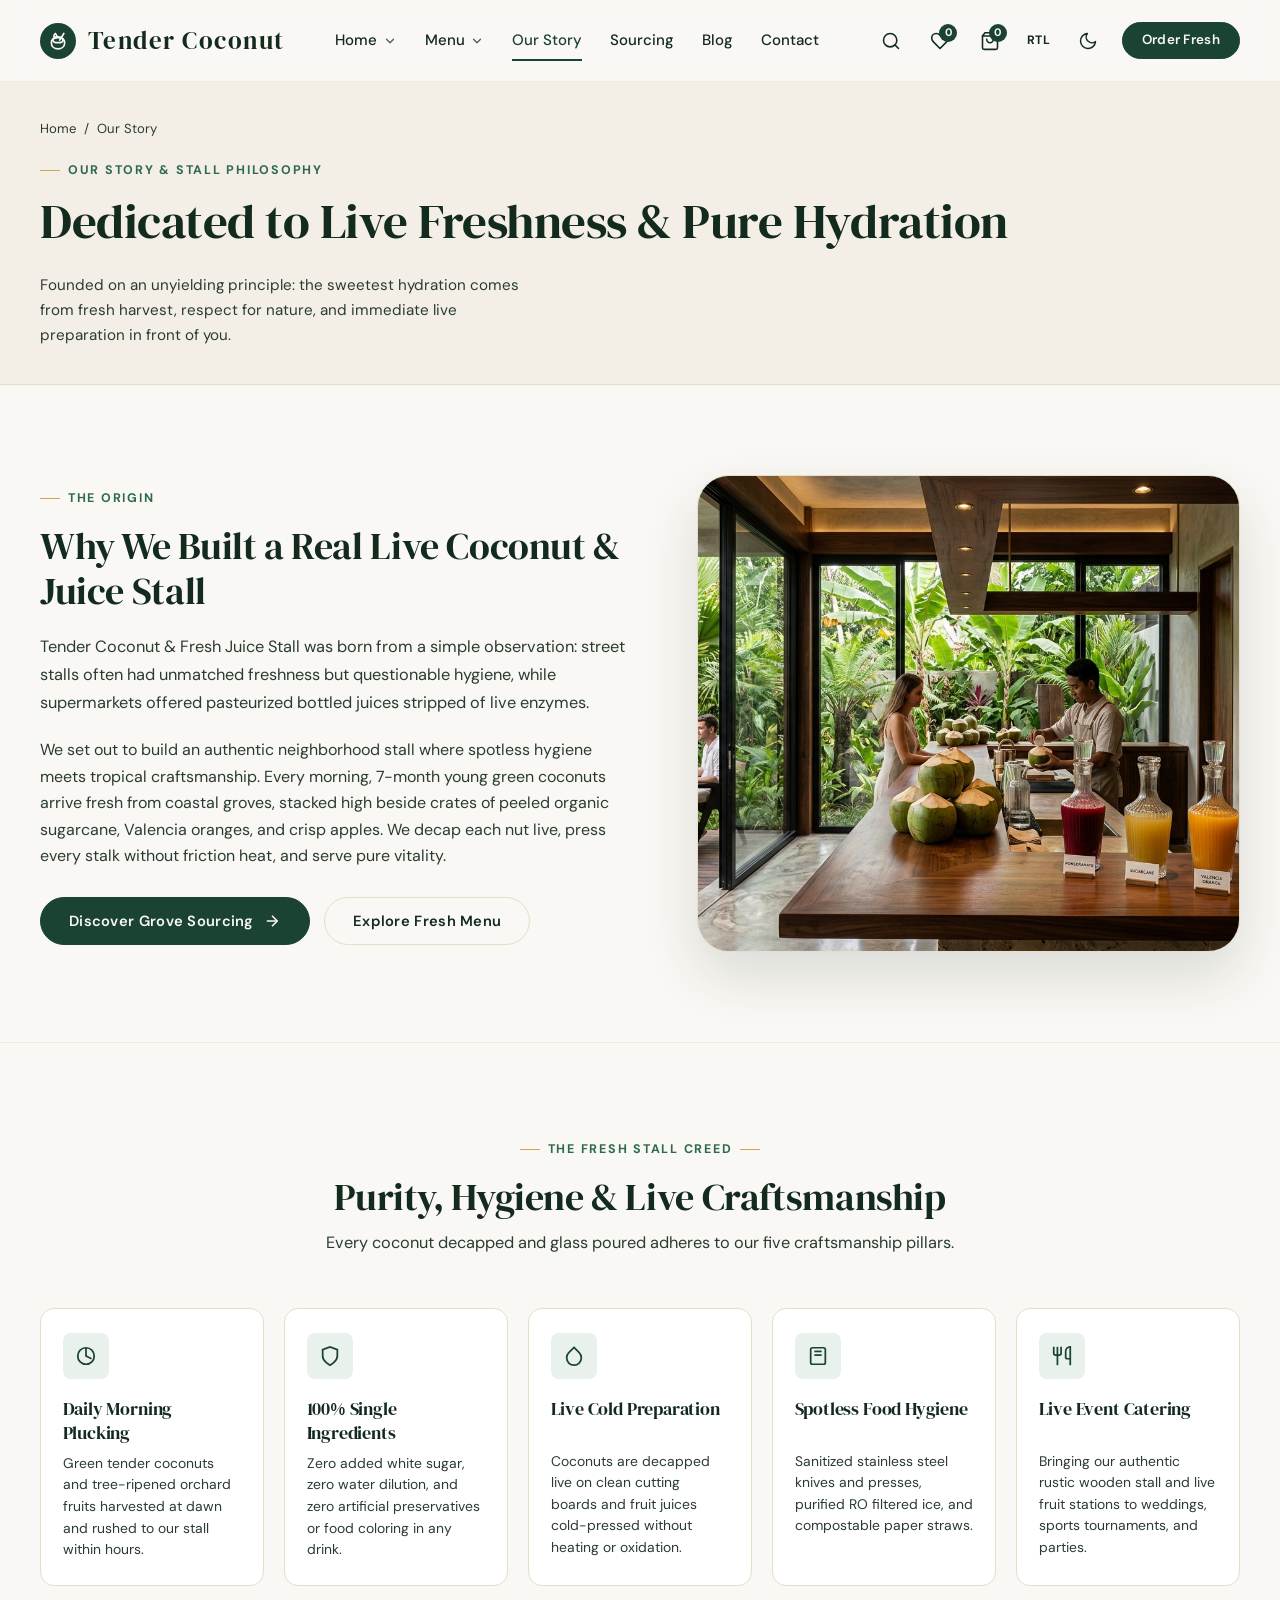
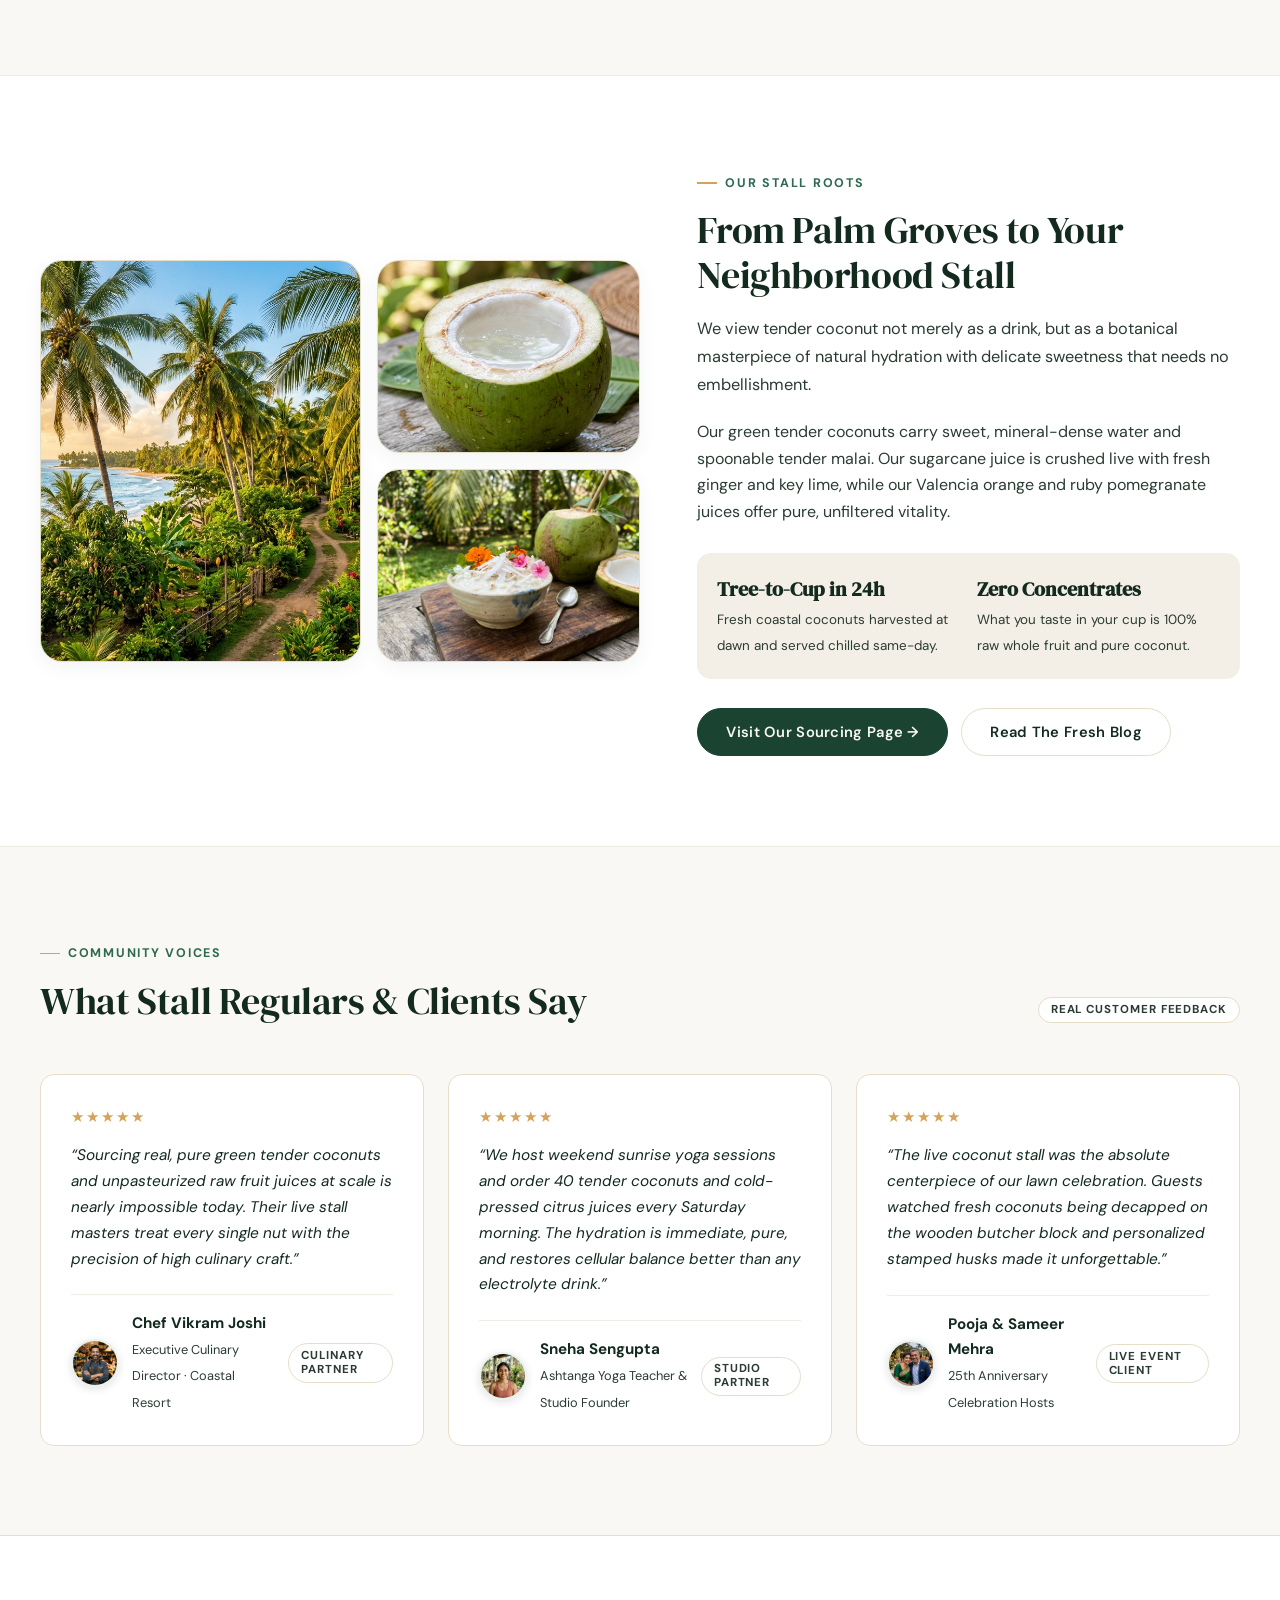
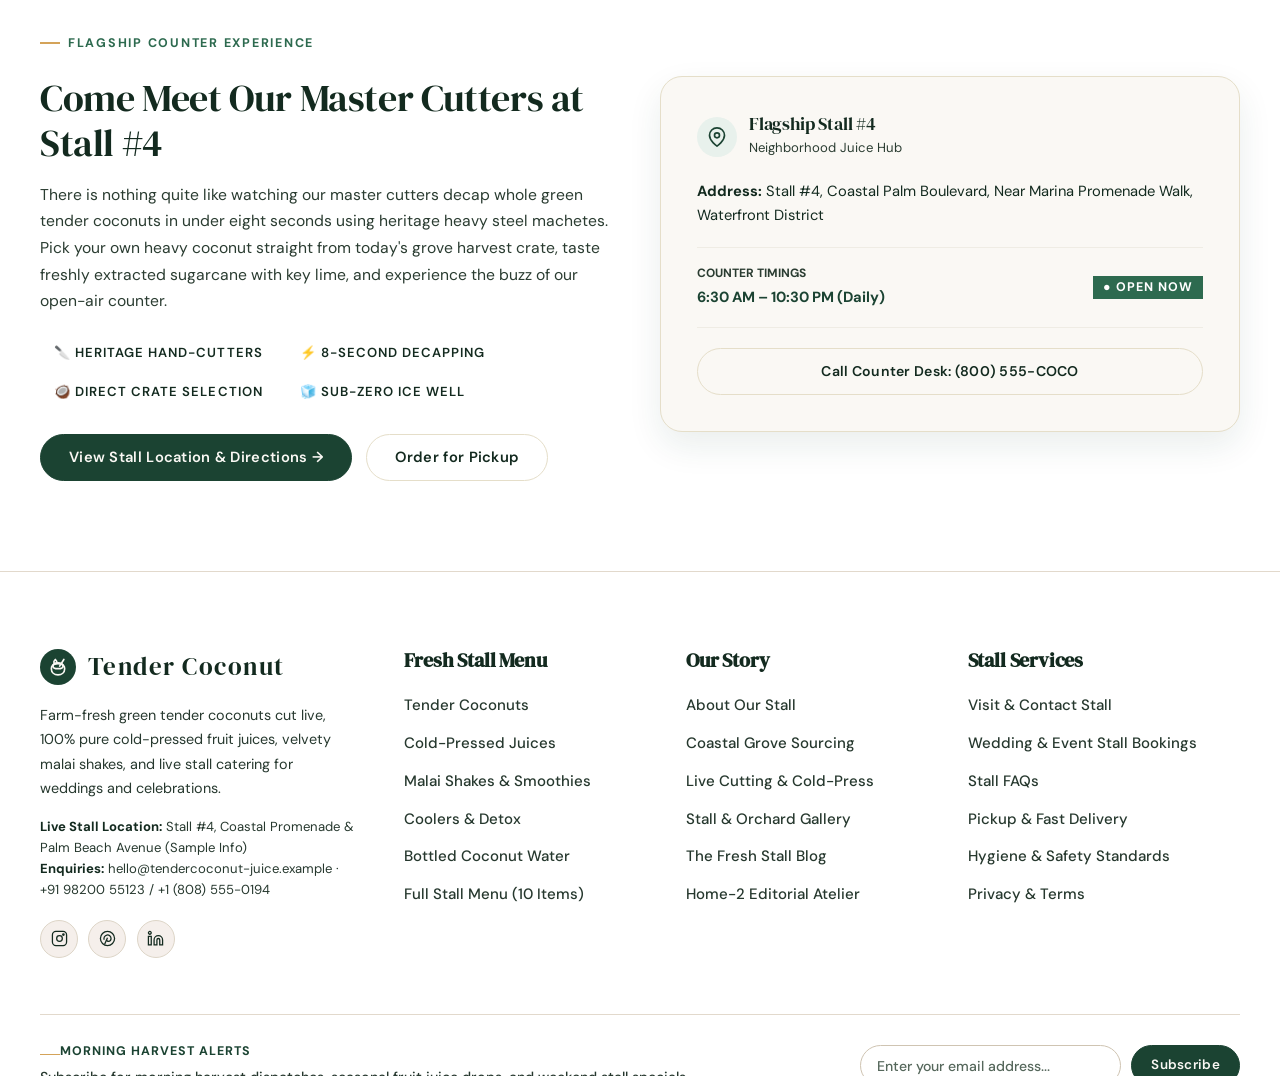
<file: our-story-sourcing.html>
<!DOCTYPE html>
<html lang="en" data-theme="light">
<head>
  <meta charset="UTF-8">
  <meta name="viewport" content="width=device-width, initial-scale=1.0">
  <title>Our Story &amp; Sourcing | Tender Coconut</title>
  <meta http-equiv="refresh" content="0; url=our-story.html">
  <link rel="canonical" href="our-story.html">
  <link rel="preconnect" href="https://fonts.googleapis.com">
  <link rel="preconnect" href="https://fonts.gstatic.com" crossorigin>
  <link href="https://fonts.googleapis.com/css2?family=DM+Sans:ital,opsz,wght@0,9..40,400;0,9..40,500;0,9..40,600;0,9..40,700;1,9..40,400&family=DM+Serif+Display:ital@0;1&display=swap" rel="stylesheet">
  <link rel="icon" type="image/svg+xml" href="assets/images/favicon.svg">
  <link rel="alternate icon" href="favicon.svg">
  <link rel="stylesheet" href="assets/css/styles.css">
</head>
<body>
  <!-- Global Header & Mandatory Navbar -->
  <div id="site-header-mount"></div>

  <main>
    <section class="section-padding">
      <div class="container container-narrow" style="text-align:center;">
        <span class="eyebrow">Tender Coconut</span>
        <h1 class="heading-xl" style="margin-bottom:1rem;">Our Story &amp; Sourcing Pages Have Been Expanded</h1>
        <p class="lead-text" style="margin-bottom:2rem;">
          Our stall story, coastal grove partnerships, and live juice extraction standards are presented on dedicated standalone pages:
        </p>
        <div style="display:flex; flex-wrap:wrap; justify-content:center; gap:1rem;">
          <a href="our-story.html" class="btn btn-primary btn-lg">Explore Our Stall Story &amp; Philosophy →</a>
          <a href="sourcing.html" class="btn btn-outline btn-lg">Explore Grove &amp; Orchard Sourcing →</a>
        </div>
      </div>
    </section>
  </main>

  <!-- Global 4-Column Footer & Newsletter -->
  <div id="site-footer-mount"></div>

  <script src="assets/js/products.js"></script>
  <script src="assets/js/app.js"></script>
  <script src="assets/js/page-handlers.js"></script>
</body>
</html>
</file>
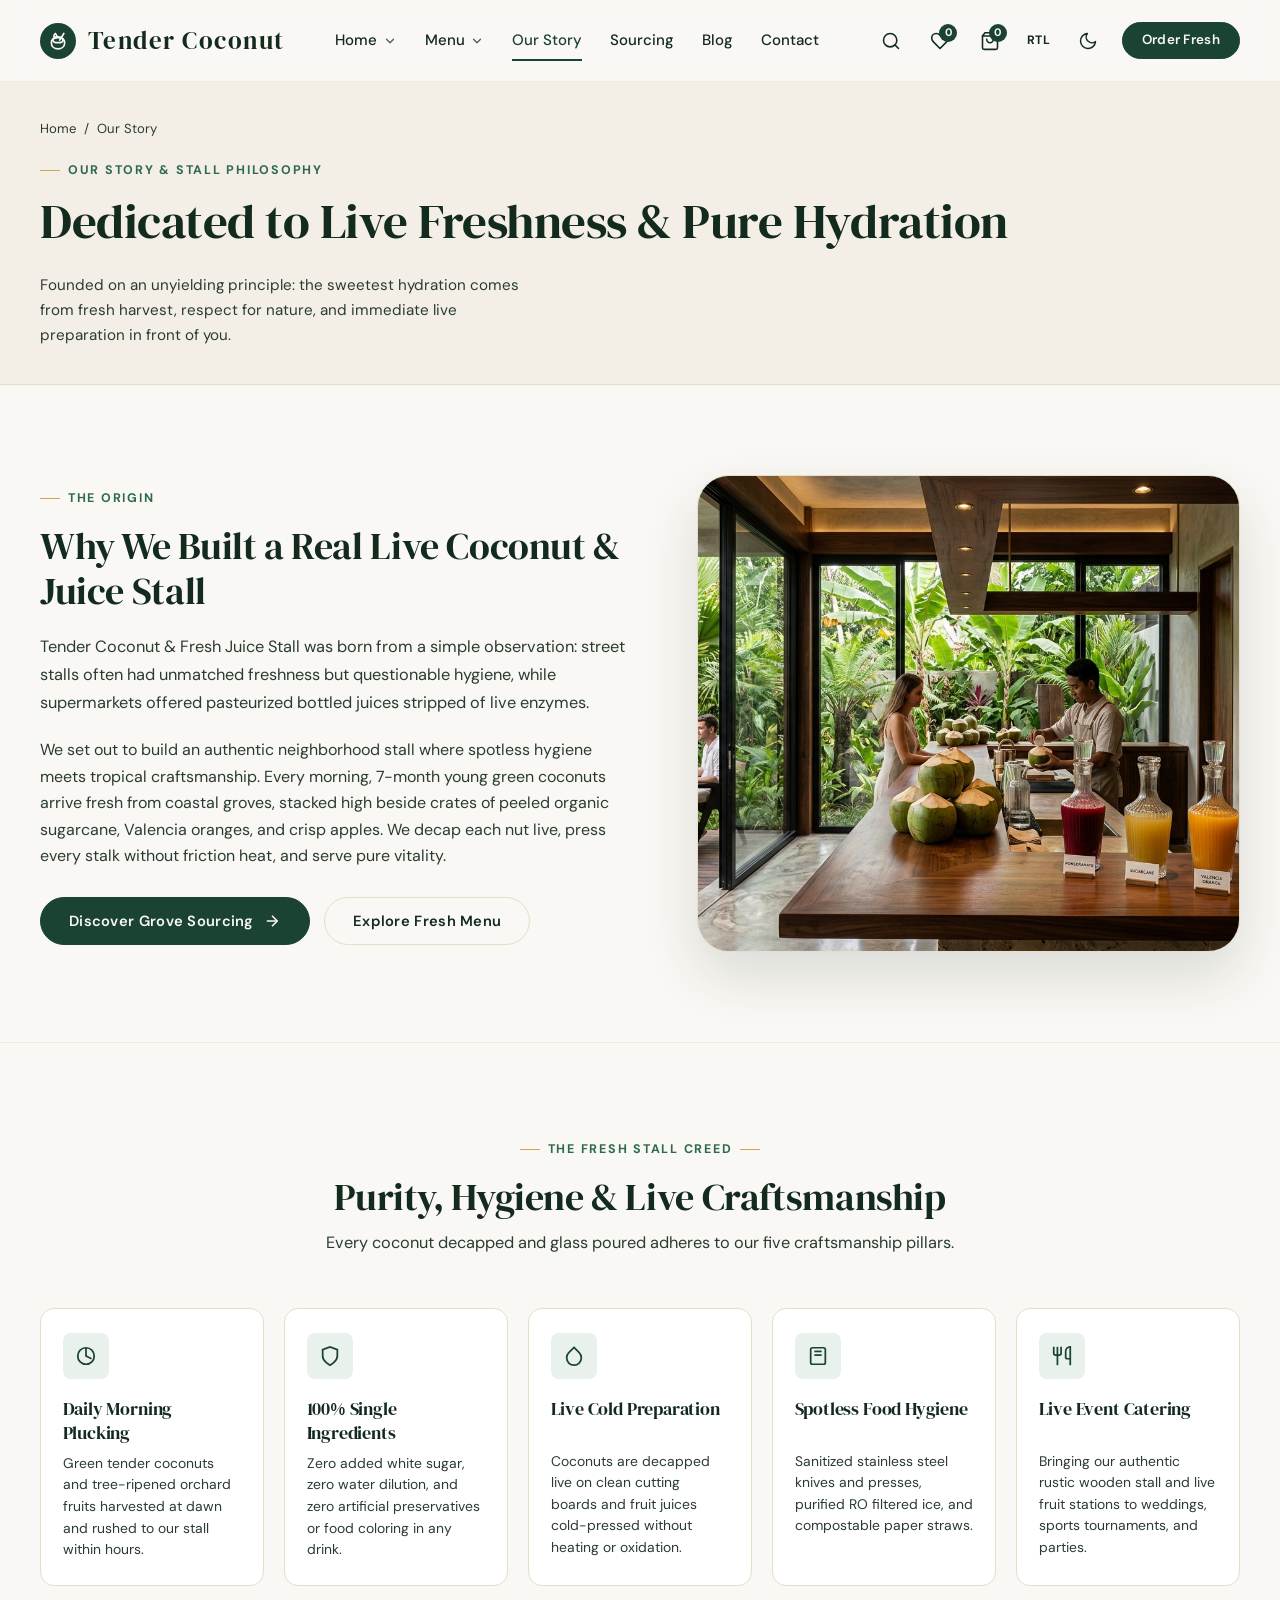
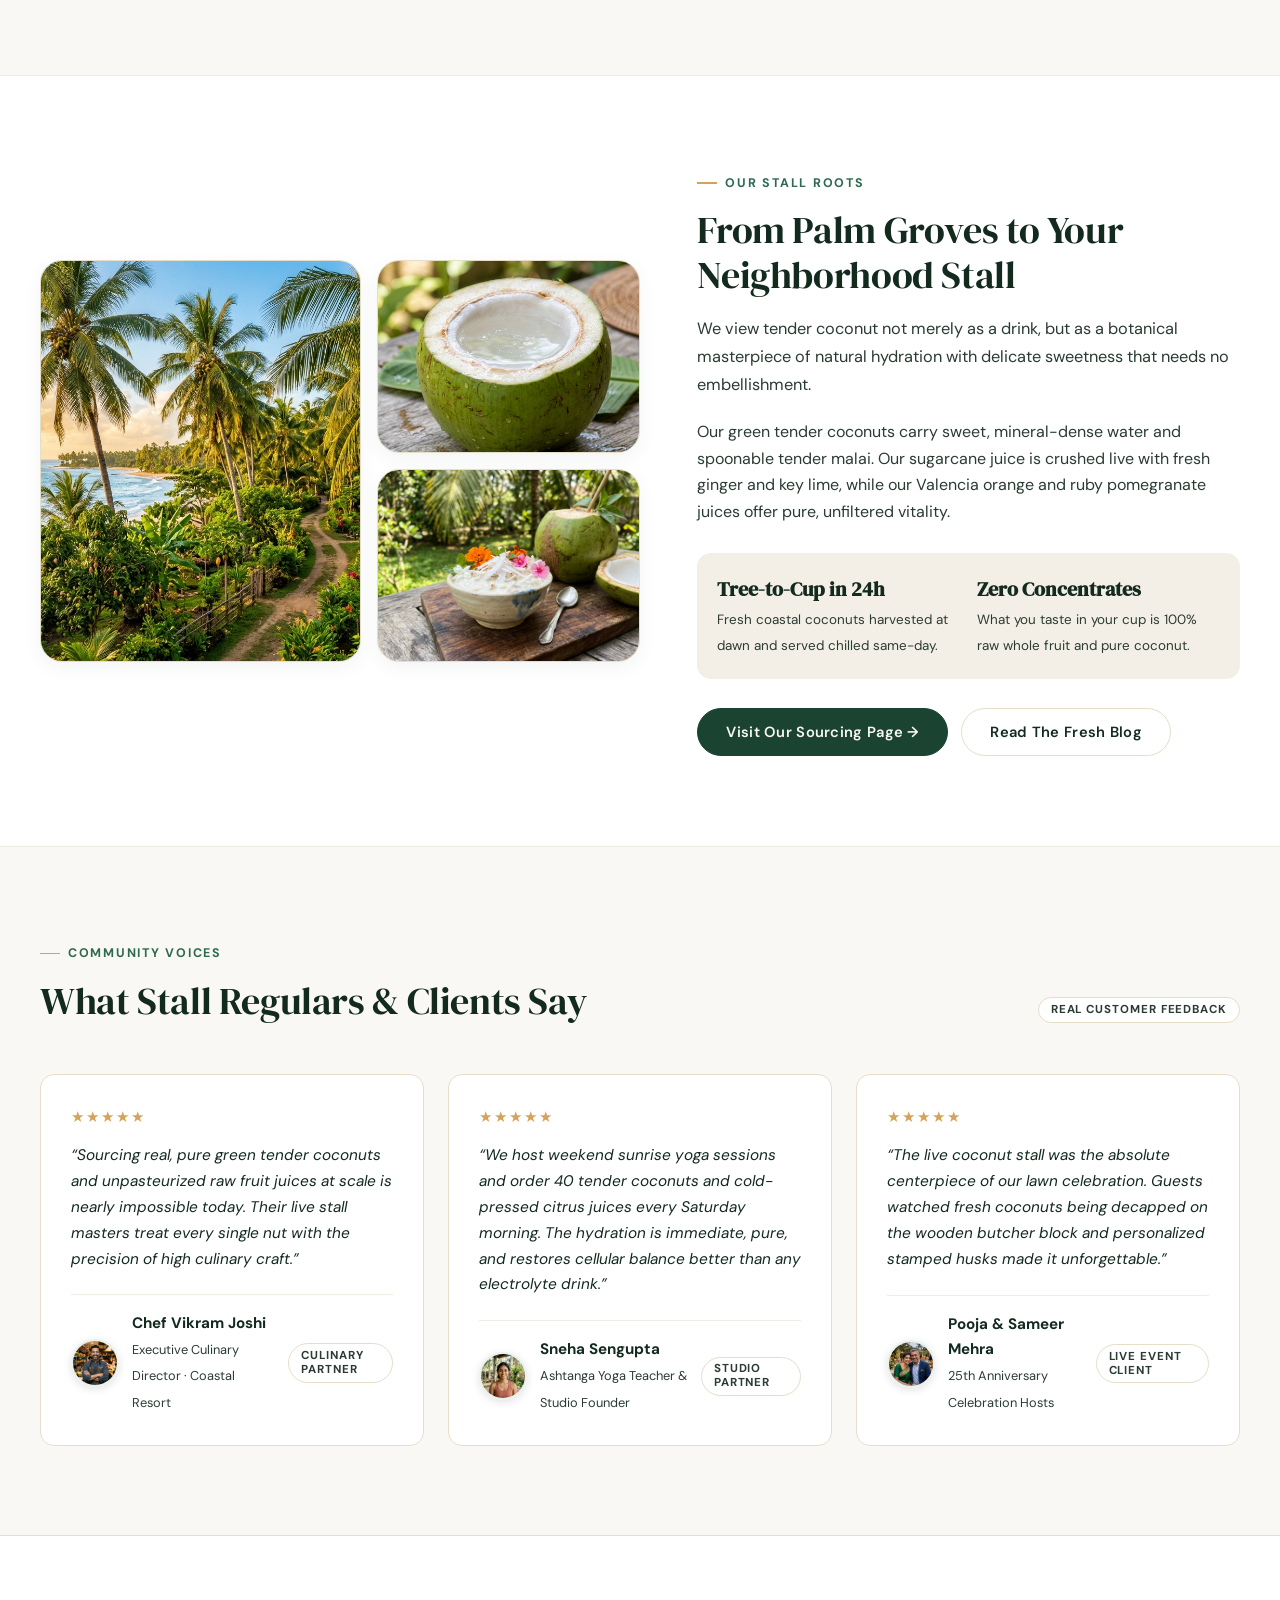
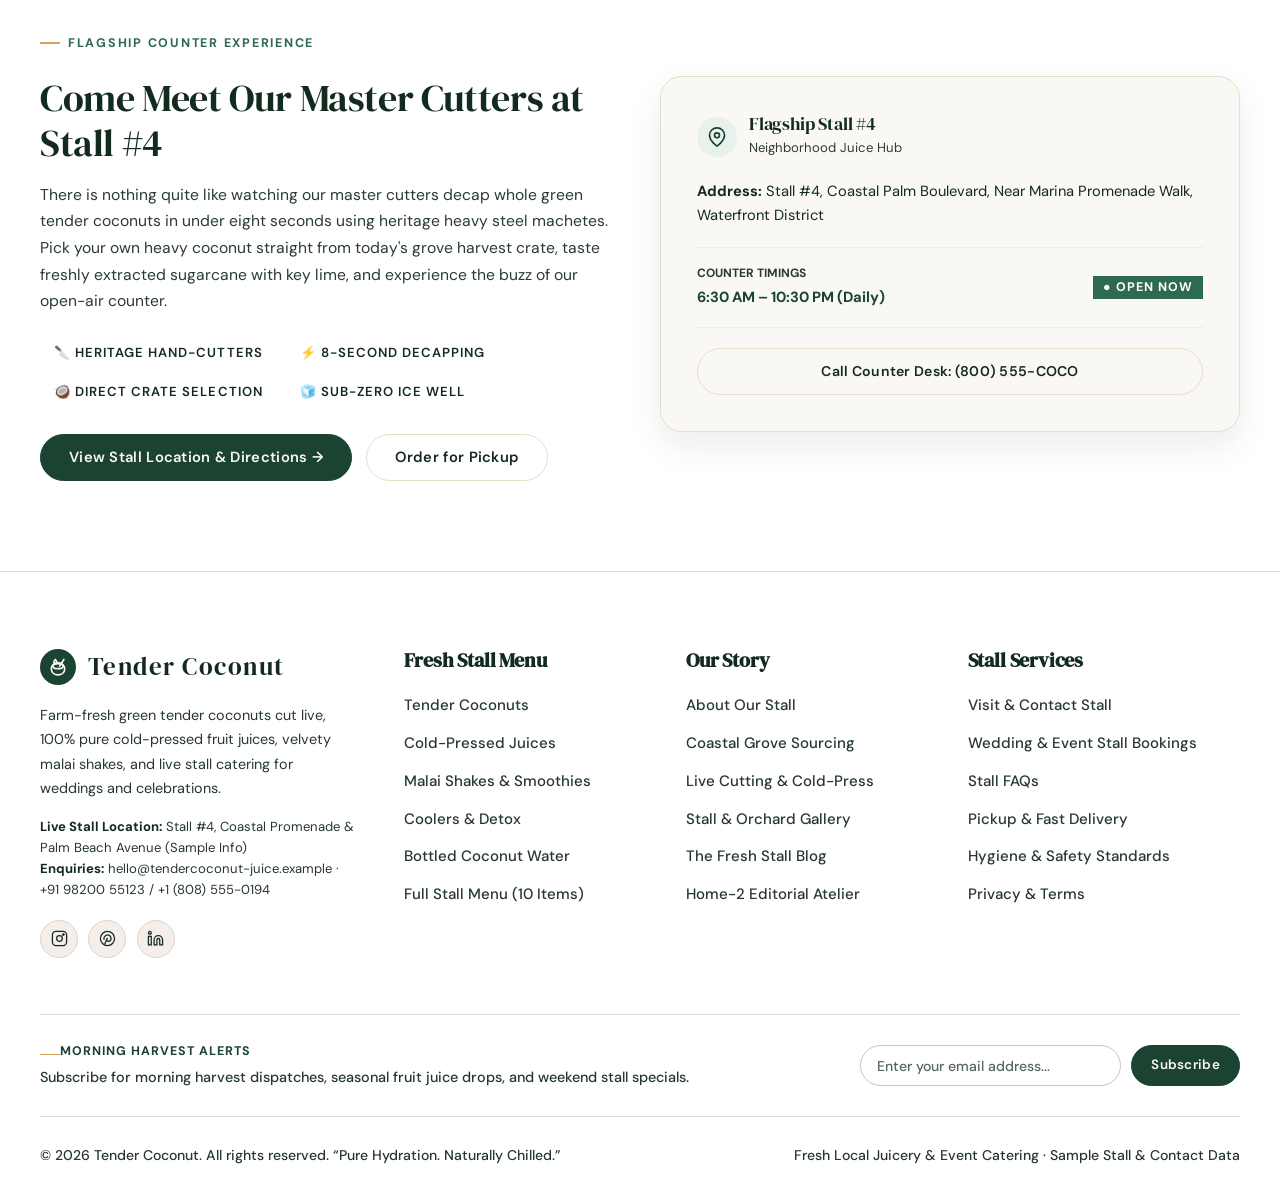
<file: our-story.html>
<!DOCTYPE html>
<html lang="en" data-theme="light">
<head>
  <meta charset="UTF-8">
  <meta name="viewport" content="width=device-width, initial-scale=1.0">
  <title>Our Story &amp; Philosophy | Tender Coconut</title>
  <meta name="description" content="Discover the story behind Tender Coconut & Fresh Juice Stall—our mission, daily coastal harvests, live stall craftsmanship, and zero-compromise purity.">
  <link rel="preconnect" href="https://fonts.googleapis.com">
  <link rel="preconnect" href="https://fonts.gstatic.com" crossorigin>
  <link href="https://fonts.googleapis.com/css2?family=DM+Sans:ital,opsz,wght@0,9..40,400;0,9..40,500;0,9..40,600;0,9..40,700;1,9..40,400&family=DM+Serif+Display:ital@0;1&display=swap" rel="stylesheet">
  <link rel="icon" type="image/svg+xml" href="assets/images/favicon.svg">
  <link rel="alternate icon" href="favicon.svg">
  <link rel="stylesheet" href="assets/css/styles.css">
</head>
<body>
  <!-- Global Header & Mandatory Navbar -->
  <div id="site-header-mount"></div>

  <main>
    <!-- PAGE HERO — BRAND INTRODUCTION -->
    <section class="page-hero-compact" aria-labelledby="story-hero-title">
      <div class="container">
        <nav class="breadcrumb" aria-label="Breadcrumb">
          <a href="index.html">Home</a>
          <span>/</span>
          <span aria-current="page">Our Story</span>
        </nav>

        <div style="display:flex; flex-wrap:wrap; align-items:flex-end; justify-content:space-between; gap:1.5rem;">
          <div>
            <span class="eyebrow">Our Story &amp; Stall Philosophy</span>
            <h1 class="display-lg" id="story-hero-title">Dedicated to Live Freshness &amp; Pure Hydration</h1>
          </div>
          <p style="max-width:480px; color:var(--color-text-muted); font-size:0.95rem;">
            Founded on an unyielding principle: the sweetest hydration comes from fresh harvest, respect for nature, and immediate live preparation in front of you.
          </p>
        </div>
      </div>
    </section>

    <!-- STORY NARRATIVE & CRAFTSMANSHIP OVERVIEW -->
    <section class="section-padding" style="border-bottom:1px solid var(--color-border-subtle);">
      <div class="container story-split">
        <div>
          <span class="eyebrow">The Origin</span>
          <h2 class="heading-xl" style="margin-bottom:1.25rem;">Why We Built a Real Live Coconut &amp; Juice Stall</h2>
          <p class="lead-text" style="margin-bottom:1.25rem;">
            Tender Coconut &amp; Fresh Juice Stall was born from a simple observation: street stalls often had unmatched freshness but questionable hygiene, while supermarkets offered pasteurized bottled juices stripped of live enzymes.
          </p>
          <p style="color:var(--color-text-muted); margin-bottom:1.75rem;">
            We set out to build an authentic neighborhood stall where spotless hygiene meets tropical craftsmanship. Every morning, 7-month young green coconuts arrive fresh from coastal groves, stacked high beside crates of peeled organic sugarcane, Valencia oranges, and crisp apples. We decap each nut live, press every stalk without friction heat, and serve pure vitality.
          </p>

          <div style="display:flex; flex-wrap:wrap; gap:0.85rem;">
            <a href="sourcing.html" class="btn btn-primary">
              <span>Discover Grove Sourcing</span>
              <svg class="icon-arrow" viewBox="0 0 24 24" fill="none" stroke="currentColor" stroke-width="2"><path d="M5 12h14"/><path d="m12 5 7 7-7 7"/></svg>
            </a>
            <a href="shop.html" class="btn btn-outline">Explore Fresh Menu</a>
          </div>
        </div>

        <div class="hero-image-frame">
          <img src="assets/images/hero-home2.jpg" alt="Tender Coconut & Fresh Juice Stall counter with fresh fruits and coconuts" width="680" height="580" loading="lazy">
        </div>
      </div>
    </section>

    <!-- MISSION & PHILOSOPHY PILLARS -->
    <section class="section-padding" aria-labelledby="mission-pillars-heading">
      <div class="container">
        <div class="section-header center">
          <span class="eyebrow">The Fresh Stall Creed</span>
          <h2 class="heading-xl" id="mission-pillars-heading">Purity, Hygiene &amp; Live Craftsmanship</h2>
          <p class="lead-text" style="margin-top:0.65rem;">
            Every coconut decapped and glass poured adheres to our five craftsmanship pillars.
          </p>
        </div>

        <div class="pillars-grid">
          <article class="pillar-card">
            <div class="pillar-icon" aria-hidden="true">
              <svg width="22" height="22" viewBox="0 0 24 24" fill="none" stroke="currentColor" stroke-width="1.9"><circle cx="12" cy="12" r="9"/><path d="M12 3v9l6 3"/></svg>
            </div>
            <h3>Daily Morning Plucking</h3>
            <p>Green tender coconuts and tree-ripened orchard fruits harvested at dawn and rushed to our stall within hours.</p>
          </article>

          <article class="pillar-card">
            <div class="pillar-icon" aria-hidden="true">
              <svg width="22" height="22" viewBox="0 0 24 24" fill="none" stroke="currentColor" stroke-width="1.9"><path d="M12 22s8-4 8-10V5l-8-3-8 3v7c0 6 8 10 8 10z"/></svg>
            </div>
            <h3>100% Single Ingredients</h3>
            <p>Zero added white sugar, zero water dilution, and zero artificial preservatives or food coloring in any drink.</p>
          </article>

          <article class="pillar-card">
            <div class="pillar-icon" aria-hidden="true">
              <svg width="22" height="22" viewBox="0 0 24 24" fill="none" stroke="currentColor" stroke-width="1.9"><path d="M12 2.69l5.66 5.66a8 8 0 1 1-11.31 0z"/></svg>
            </div>
            <h3>Live Cold Preparation</h3>
            <p>Coconuts are decapped live on clean cutting boards and fruit juices cold-pressed without heating or oxidation.</p>
          </article>

          <article class="pillar-card">
            <div class="pillar-icon" aria-hidden="true">
              <svg width="22" height="22" viewBox="0 0 24 24" fill="none" stroke="currentColor" stroke-width="1.9"><rect x="4" y="3" width="16" height="18" rx="2"/><path d="M8 7h8"/><path d="M8 11h8"/></svg>
            </div>
            <h3>Spotless Food Hygiene</h3>
            <p>Sanitized stainless steel knives and presses, purified RO filtered ice, and compostable paper straws.</p>
          </article>

          <article class="pillar-card">
            <div class="pillar-icon" aria-hidden="true">
              <svg width="22" height="22" viewBox="0 0 24 24" fill="none" stroke="currentColor" stroke-width="1.9"><path d="M3 2v7c0 1.1.9 2 2 2h4a2 2 0 0 0 2-2V2"/><path d="M7 2v20"/><path d="M21 15V2v0a5 5 0 0 0-5 5v6c0 1.1.9 2 2 2h3Zm0 0v7"/></svg>
            </div>
            <h3>Live Event Catering</h3>
            <p>Bringing our authentic rustic wooden stall and live fruit stations to weddings, sports tournaments, and parties.</p>
          </article>
        </div>
      </div>
    </section>

    <!-- EDITORIAL SPLIT STORY SECTION -->
    <section class="section-padding bg-surface" style="border-top:1px solid var(--color-border-subtle); border-bottom:1px solid var(--color-border-subtle);" aria-labelledby="founders-heading">
      <div class="container story-split">
        <div class="story-collage">
          <div class="story-collage-main">
            <img src="assets/images/sourcing-plantation.jpg" alt="Coastal palm orchard with freshly harvested tender green coconuts" loading="lazy" width="520" height="650">
          </div>
          <div class="story-collage-side">
            <div class="collage-box">
              <img src="assets/images/signature-coconut.jpg" alt="Macro view of freshly decapped green coconut with tender malai" loading="lazy" width="380" height="310">
            </div>
            <div class="collage-box">
              <img src="assets/images/product-butter.jpg" alt="Tender coconut malai dessert pudding in cup" loading="lazy" width="380" height="310">
            </div>
          </div>
        </div>

        <div>
          <span class="eyebrow">Our Stall Roots</span>
          <h2 class="heading-xl" id="founders-heading" style="margin-bottom:1.1rem;">From Palm Groves to Your Neighborhood Stall</h2>
          <p class="lead-text" style="margin-bottom:1.25rem;">
            We view tender coconut not merely as a drink, but as a botanical masterpiece of natural hydration with delicate sweetness that needs no embellishment.
          </p>
          <p style="color:var(--color-text-muted); margin-bottom:1.75rem;">
            Our green tender coconuts carry sweet, mineral-dense water and spoonable tender malai. Our sugarcane juice is crushed live with fresh ginger and key lime, while our Valencia orange and ruby pomegranate juices offer pure, unfiltered vitality.
          </p>

          <div style="display:grid; grid-template-columns:1fr 1fr; gap:1rem; padding:1.25rem; background:var(--color-secondary); border-radius:var(--radius-md); margin-bottom:1.85rem;">
            <div>
              <strong style="display:block; font-family:var(--font-heading); font-size:1.25rem;">Tree-to-Cup in 24h</strong>
              <span style="font-size:0.84rem; color:var(--color-text-muted);">Fresh coastal coconuts harvested at dawn and served chilled same-day.</span>
            </div>
            <div>
              <strong style="display:block; font-family:var(--font-heading); font-size:1.25rem;">Zero Concentrates</strong>
              <span style="font-size:0.84rem; color:var(--color-text-muted);">What you taste in your cup is 100% raw whole fruit and pure coconut.</span>
            </div>
          </div>

          <div style="display:flex; flex-wrap:wrap; gap:0.85rem;">
            <a href="sourcing.html" class="btn btn-primary">Visit Our Sourcing Page →</a>
            <a href="blog.html" class="btn btn-outline">Read The Fresh Blog</a>
          </div>
        </div>
      </div>
    </section>

    <!-- TESTIMONIALS SPOTLIGHT -->
    <section class="section-padding" aria-labelledby="story-testimonials-heading">
      <div class="container">
        <div class="section-header split">
          <div>
            <span class="eyebrow">Community Voices</span>
            <h2 class="heading-xl" id="story-testimonials-heading">What Stall Regulars &amp; Clients Say</h2>
          </div>
          <span class="badge badge-outline">Real Customer Feedback</span>
        </div>

        <div class="testimonials-grid">
          <article class="testimonial-card">
            <div>
              <div class="testimonial-stars" aria-label="5 out of 5 stars">★★★★★</div>
              <p class="testimonial-quote" style="margin-top:0.85rem;">
                “Sourcing real, pure green tender coconuts and unpasteurized raw fruit juices at scale is nearly impossible today. Their live stall masters treat every single nut with the precision of high culinary craft.”
              </p>
            </div>
            <div class="testimonial-author">
              <div style="display:flex; align-items:center; gap:0.85rem;">
                <img src="assets/images/avatar-4.jpg" alt="Chef Vikram Joshi" class="testimonial-avatar" width="48" height="48" loading="lazy">
                <div>
                  <strong style="display:block; font-size:0.95rem;">Chef Vikram Joshi</strong>
                  <span style="font-size:0.8rem; color:var(--color-text-muted);">Executive Culinary Director · Coastal Resort</span>
                </div>
              </div>
              <span class="badge badge-outline">Culinary Partner</span>
            </div>
          </article>

          <article class="testimonial-card">
            <div>
              <div class="testimonial-stars" aria-label="5 out of 5 stars">★★★★★</div>
              <p class="testimonial-quote" style="margin-top:0.85rem;">
                “We host weekend sunrise yoga sessions and order 40 tender coconuts and cold-pressed citrus juices every Saturday morning. The hydration is immediate, pure, and restores cellular balance better than any electrolyte drink.”
              </p>
            </div>
            <div class="testimonial-author">
              <div style="display:flex; align-items:center; gap:0.85rem;">
                <img src="assets/images/avatar-5.jpg" alt="Sneha Sengupta" class="testimonial-avatar" width="48" height="48" loading="lazy">
                <div>
                  <strong style="display:block; font-size:0.95rem;">Sneha Sengupta</strong>
                  <span style="font-size:0.8rem; color:var(--color-text-muted);">Ashtanga Yoga Teacher &amp; Studio Founder</span>
                </div>
              </div>
              <span class="badge badge-outline">Studio Partner</span>
            </div>
          </article>

          <article class="testimonial-card">
            <div>
              <div class="testimonial-stars" aria-label="5 out of 5 stars">★★★★★</div>
              <p class="testimonial-quote" style="margin-top:0.85rem;">
                “The live coconut stall was the absolute centerpiece of our lawn celebration. Guests watched fresh coconuts being decapped on the wooden butcher block and personalized stamped husks made it unforgettable.”
              </p>
            </div>
            <div class="testimonial-author">
              <div style="display:flex; align-items:center; gap:0.85rem;">
                <img src="assets/images/avatar-6.jpg" alt="Pooja &amp; Sameer Mehra" class="testimonial-avatar" width="48" height="48" loading="lazy">
                <div>
                  <strong style="display:block; font-size:0.95rem;">Pooja &amp; Sameer Mehra</strong>
                  <span style="font-size:0.8rem; color:var(--color-text-muted);">25th Anniversary Celebration Hosts</span>
                </div>
              </div>
              <span class="badge badge-outline">Live Event Client</span>
            </div>
          </article>
        </div>
      </div>
    </section>

    <!-- FLAGSHIP STALL COUNTER & MASTER CUTTERS SHOWCASE (PRE-FOOTER) -->
    <section class="section-padding" style="border-top:1px solid var(--color-border); background: var(--color-surface);" aria-labelledby="flagship-counter-heading">
      <div class="container">
        <div style="display:grid; grid-template-columns: repeat(auto-fit, minmax(320px, 1fr)); gap:2.5rem; align-items:center;">
          <div>
            <span class="eyebrow" style="color:var(--color-supporting);">Flagship Counter Experience</span>
            <h2 class="heading-xl" id="flagship-counter-heading" style="margin:0.5rem 0 1rem;">
              Come Meet Our Master Cutters at Stall #4
            </h2>
            <p style="color:var(--color-text-muted); line-height:1.7; margin-bottom:1.5rem; font-size:0.98rem;">
              There is nothing quite like watching our master cutters decap whole green tender coconuts in under eight seconds using heritage heavy steel machetes. Pick your own heavy coconut straight from today's grove harvest crate, taste freshly extracted sugarcane with key lime, and experience the buzz of our open-air counter.
            </p>
            <div style="display:flex; flex-wrap:wrap; gap:0.6rem; margin-bottom:1.75rem;">
              <span class="badge" style="background:var(--color-bg-alt); padding:0.4rem 0.85rem; border-radius:var(--radius-full); font-size:0.82rem; font-weight:600;">🔪 Heritage Hand-Cutters</span>
              <span class="badge" style="background:var(--color-bg-alt); padding:0.4rem 0.85rem; border-radius:var(--radius-full); font-size:0.82rem; font-weight:600;">⚡ 8-Second Decapping</span>
              <span class="badge" style="background:var(--color-bg-alt); padding:0.4rem 0.85rem; border-radius:var(--radius-full); font-size:0.82rem; font-weight:600;">🥥 Direct Crate Selection</span>
              <span class="badge" style="background:var(--color-bg-alt); padding:0.4rem 0.85rem; border-radius:var(--radius-full); font-size:0.82rem; font-weight:600;">🧊 Sub-Zero Ice Well</span>
            </div>
            <div style="display:flex; flex-wrap:wrap; gap:0.85rem;">
              <a href="contact-bulk-enquiry.html#general-contact-section" class="btn btn-primary">
                <span>View Stall Location &amp; Directions →</span>
              </a>
              <a href="shop.html" class="btn btn-outline">Order for Pickup</a>
            </div>
          </div>

          <div style="background:var(--color-bg); border:1px solid var(--color-border); border-radius:var(--radius-lg); padding:2.25rem; box-shadow:var(--shadow-md);">
            <div style="display:flex; align-items:center; gap:0.75rem; margin-bottom:1.25rem;">
              <div style="width:40px; height:40px; border-radius:50%; background:var(--color-primary-light); color:var(--color-primary); display:flex; align-items:center; justify-content:center;">
                <svg width="20" height="20" viewBox="0 0 24 24" fill="none" stroke="currentColor" stroke-width="2"><path d="M21 10c0 7-9 13-9 13s-9-6-9-13a9 9 0 0 1 18 0z"/><circle cx="12" cy="10" r="3"/></svg>
              </div>
              <div>
                <h3 class="heading-sm" style="margin:0;">Flagship Stall #4</h3>
                <span style="font-size:0.82rem; color:var(--color-text-muted);">Neighborhood Juice Hub</span>
              </div>
            </div>

            <p style="font-size:0.92rem; color:var(--color-text); line-height:1.6; margin-bottom:1.25rem;">
              <strong>Address:</strong> Stall #4, Coastal Palm Boulevard, Near Marina Promenade Walk, Waterfront District
            </p>

            <div style="border-top:1px solid var(--color-border-subtle); border-bottom:1px solid var(--color-border-subtle); padding:1rem 0; margin-bottom:1.25rem; display:flex; justify-content:space-between; align-items:center;">
              <div>
                <span style="display:block; font-size:0.75rem; text-transform:uppercase; color:var(--color-text-muted); font-weight:700;">Counter Timings</span>
                <strong style="font-size:0.92rem; color:var(--color-primary);">6:30 AM – 10:30 PM (Daily)</strong>
              </div>
              <span class="badge" style="background:#2D6A4F; color:#FFFFFF; padding:0.25rem 0.65rem; border-radius:var(--radius-full); font-size:0.78rem; font-weight:700;">● OPEN NOW</span>
            </div>

            <div style="display:flex; flex-direction:column; gap:0.6rem;">
              <a href="tel:+18005552626" class="btn btn-outline btn-block" style="text-align:center; font-size:0.88rem;">
                Call Counter Desk: (800) 555-COCO
              </a>
            </div>
          </div>
        </div>
      </div>
    </section>
  </main>

  <!-- Global 4-Column Footer & Newsletter -->
  <div id="site-footer-mount"></div>

  <script src="assets/js/products.js"></script>
  <script src="assets/js/app.js"></script>
  <script src="assets/js/page-handlers.js"></script>
</body>
</html>
</file>
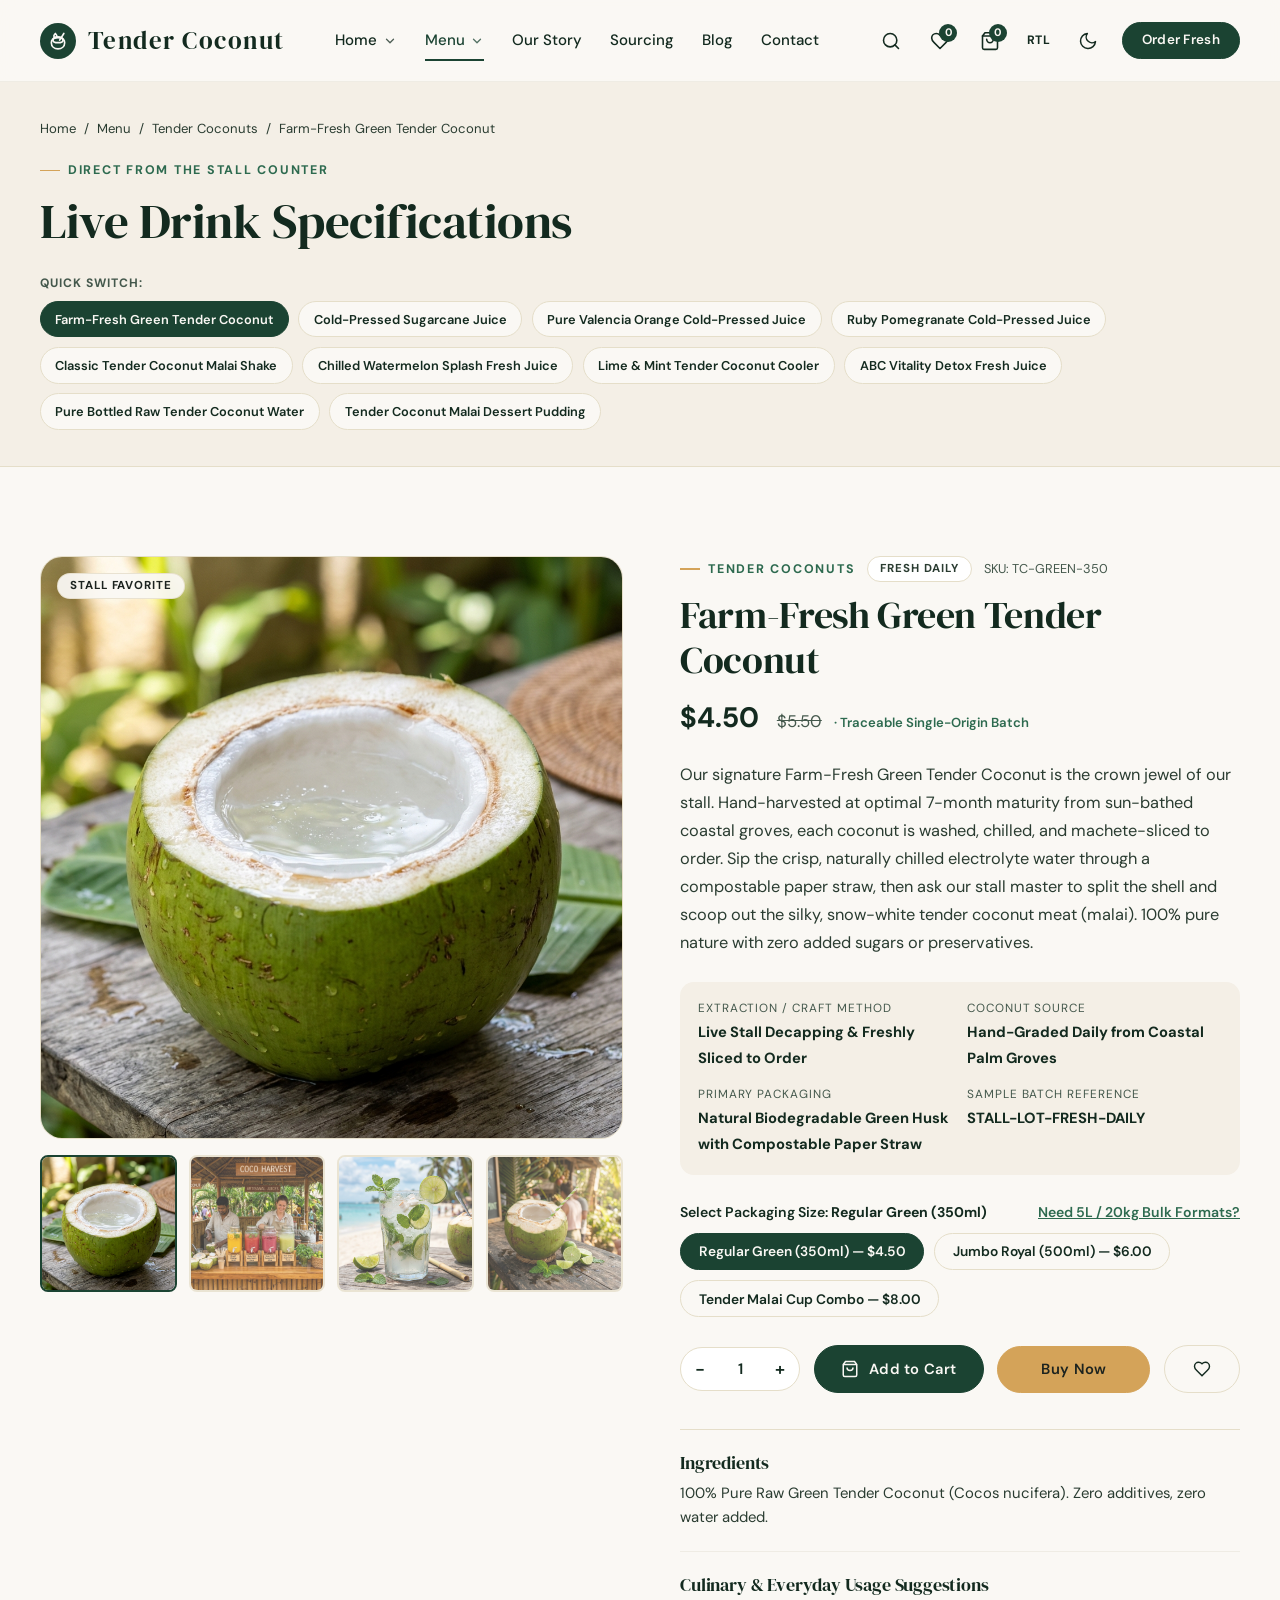
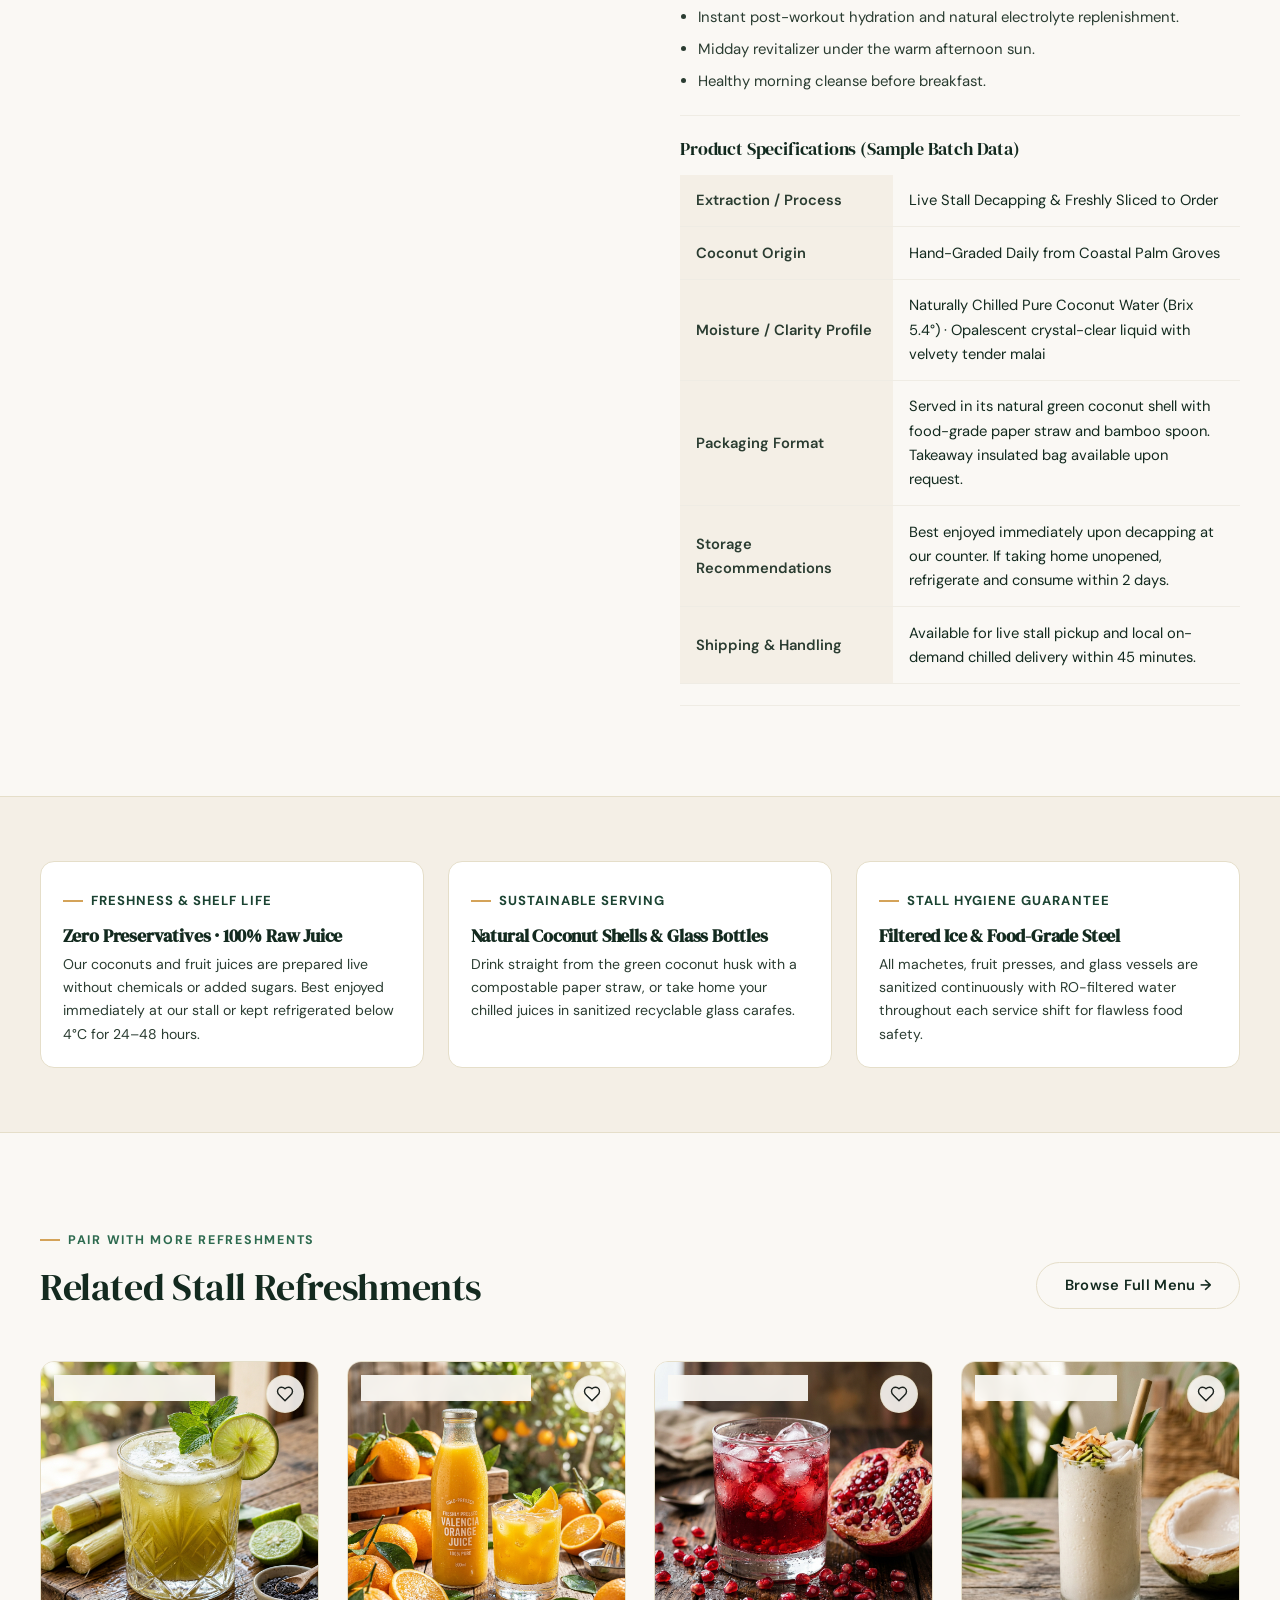
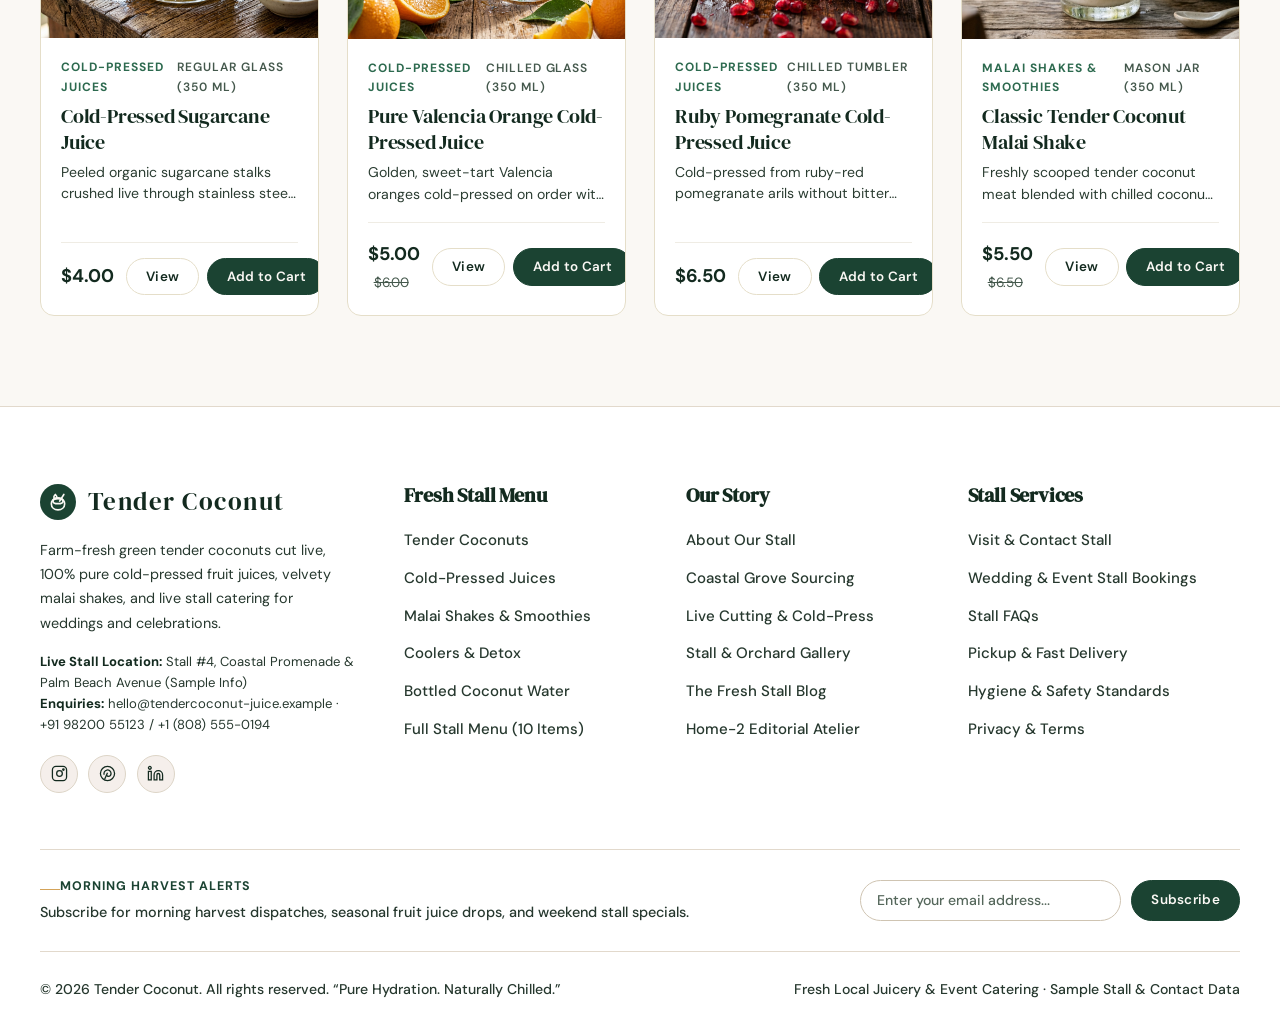
<file: product-details.html>
<!DOCTYPE html>
<html lang="en" data-theme="light">
<head>
  <meta charset="UTF-8">
  <meta name="viewport" content="width=device-width, initial-scale=1.0">
  <title>Drink Details | Tender Coconut</title>
  <meta name="description" content="Explore freshness details, live extraction method, farm source, serving suggestions, and ingredients for Tender Coconut & Fresh Juice Stall drinks.">
  <link rel="preconnect" href="https://fonts.googleapis.com">
  <link rel="preconnect" href="https://fonts.gstatic.com" crossorigin>
  <link href="https://fonts.googleapis.com/css2?family=DM+Sans:ital,opsz,wght@0,9..40,400;0,9..40,500;0,9..40,600;0,9..40,700;1,9..40,400&family=DM+Serif+Display:ital@0;1&display=swap" rel="stylesheet">
  <link rel="icon" type="image/svg+xml" href="assets/images/favicon.svg">
  <link rel="alternate icon" href="favicon.svg">
  <link rel="stylesheet" href="assets/css/styles.css">
</head>
<body>
  <!-- Global Header & Mandatory Navbar -->
  <div id="site-header-mount"></div>

  <main>
    <!-- BREADCRUMB & QUICK PRODUCT SWITCHER -->
    <section class="page-hero-compact" aria-label="Product Switcher and Breadcrumbs">
      <div class="container">
        <nav class="breadcrumb" aria-label="Breadcrumb">
          <a href="index.html">Home</a>
          <span>/</span>
          <a href="shop.html">Menu</a>
          <span>/</span>
          <a href="shop.html?category=Tender+Coconuts" id="pdp-breadcrumb-category">Tender Coconuts</a>
          <span>/</span>
          <span aria-current="page" id="pdp-breadcrumb-name">Farm-Fresh Green Tender Coconut</span>
        </nav>

        <div style="display:flex; flex-wrap:wrap; align-items:flex-end; justify-content:space-between; gap:1.25rem;">
          <div>
            <span class="eyebrow">Direct from the Stall Counter</span>
            <h1 class="display-lg" style="margin-bottom:0.25rem;">Live Drink Specifications</h1>
          </div>
          <div style="display:flex; align-items:center; gap:0.5rem; flex-wrap:wrap;">
            <span style="font-size:0.76rem; font-weight:700; text-transform:uppercase; letter-spacing:0.08em; color:var(--color-text-light); margin-right:0.25rem;">Quick Switch:</span>
            <div class="size-pills" id="pdp-product-switcher" style="margin-top:0;"></div>
          </div>
        </div>
      </div>
    </section>

    <!-- DYNAMIC PRODUCT DETAIL MOUNT (Populated by page-handlers.js) -->
    <section class="section-padding" aria-label="Product Details">
      <div class="container" id="pdp-mount">
        <!-- Fallback / Initial Static Content for SEO & Accessibility before JS hydration -->
        <div class="pdp-grid">
          <div class="pdp-gallery">
            <div class="pdp-main-image">
              <img src="assets/images/product-vco-jar.jpg" alt="Farm-Fresh Green Tender Coconut">
            </div>
          </div>
          <div>
            <span class="eyebrow">Tender Coconuts</span>
            <h1 class="heading-xl">Farm-Fresh Green Tender Coconut</h1>
            <p class="lead-text">Harvested daily at 7-month maturity, machete-cut to order with sweet electrolyte water and delicate tender malai.</p>
          </div>
        </div>
      </div>
    </section>

    <!-- QUALITY & HANDLING TRANSPARENCY NOTE -->
    <section class="section-padding-sm bg-secondary" style="border-top:1px solid var(--color-border); border-bottom:1px solid var(--color-border);">
      <div class="container">
        <div class="transparency-grid" style="display:grid; grid-template-columns: repeat(auto-fit, minmax(260px, 1fr)); gap:1.5rem;">
          <div style="padding:1.35rem; background:var(--color-surface); border:1px solid var(--color-border); border-radius:var(--radius-md);">
            <span class="eyebrow">Freshness &amp; Shelf Life</span>
            <h3 class="heading-sm" style="margin-bottom:0.4rem;">Zero Preservatives · 100% Raw Juice</h3>
            <p style="font-size:0.88rem; color:var(--color-text-muted);">
              Our coconuts and fruit juices are prepared live without chemicals or added sugars. Best enjoyed immediately at our stall or kept refrigerated below 4°C for 24–48 hours.
            </p>
          </div>

          <div style="padding:1.35rem; background:var(--color-surface); border:1px solid var(--color-border); border-radius:var(--radius-md);">
            <span class="eyebrow">Sustainable Serving</span>
            <h3 class="heading-sm" style="margin-bottom:0.4rem;">Natural Coconut Shells &amp; Glass Bottles</h3>
            <p style="font-size:0.88rem; color:var(--color-text-muted);">
              Drink straight from the green coconut husk with a compostable paper straw, or take home your chilled juices in sanitized recyclable glass carafes.
            </p>
          </div>

          <div style="padding:1.35rem; background:var(--color-surface); border:1px solid var(--color-border); border-radius:var(--radius-md);">
            <span class="eyebrow">Stall Hygiene Guarantee</span>
            <h3 class="heading-sm" style="margin-bottom:0.4rem;">Filtered Ice &amp; Food-Grade Steel</h3>
            <p style="font-size:0.88rem; color:var(--color-text-muted);">
              All machetes, fruit presses, and glass vessels are sanitized continuously with RO-filtered water throughout each service shift for flawless food safety.
            </p>
          </div>
        </div>
      </div>
    </section>

    <!-- RELATED PRODUCTS -->
    <section class="section-padding" aria-labelledby="related-products-heading">
      <div class="container">
        <div class="section-header split">
          <div>
            <span class="eyebrow">Pair with More Refreshments</span>
            <h2 class="heading-xl" id="related-products-heading">Related Stall Refreshments</h2>
          </div>
          <a href="shop.html" class="btn btn-outline">Browse Full Menu →</a>
        </div>

        <div class="products-grid" id="pdp-related-products"></div>
      </div>
    </section>
  </main>

  <!-- Global 4-Column Footer & Newsletter -->
  <div id="site-footer-mount"></div>

  <script src="assets/js/products.js"></script>
  <script src="assets/js/app.js"></script>
  <script src="assets/js/page-handlers.js"></script>
</body>
</html>
</file>
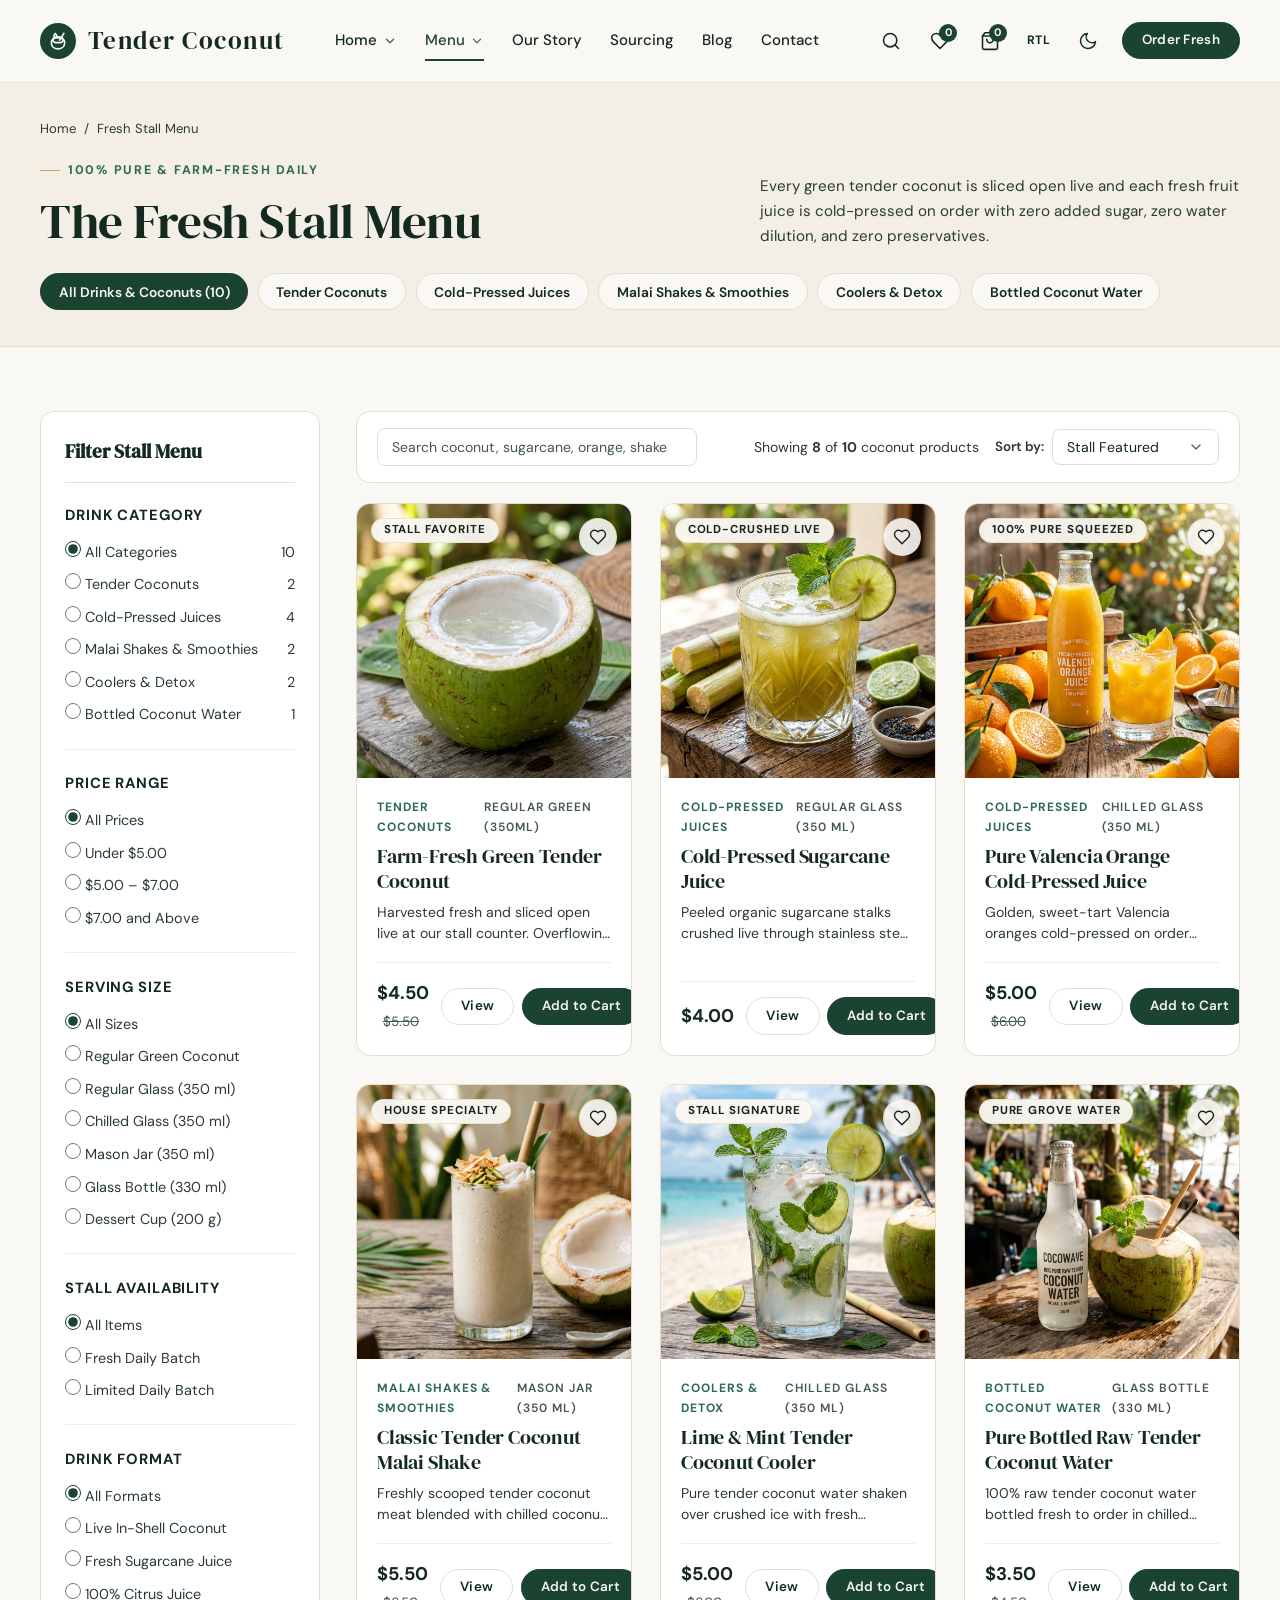
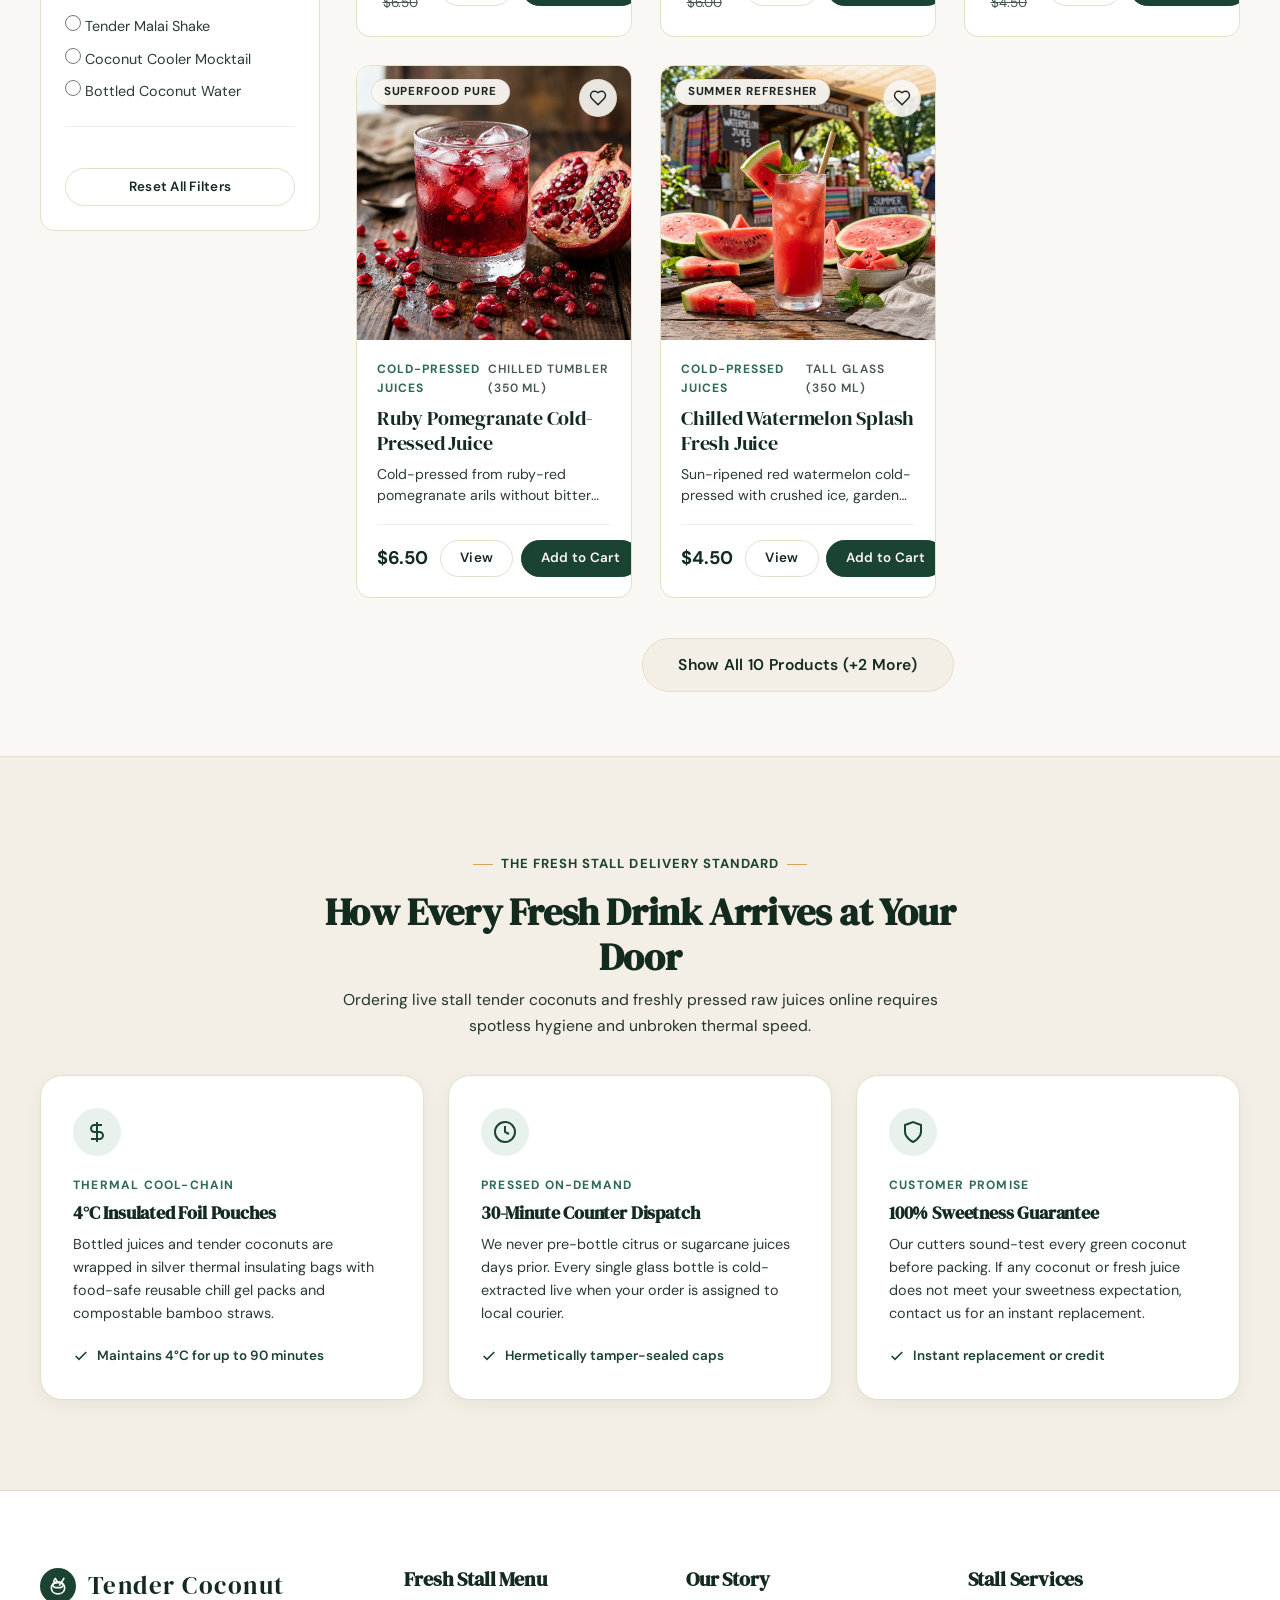
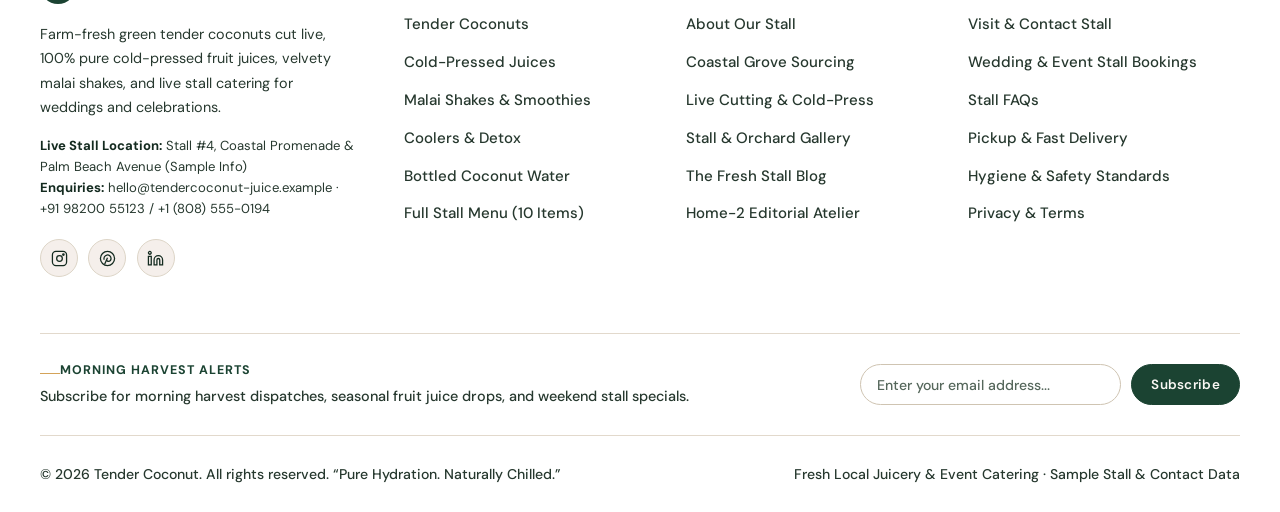
<file: shop.html>
<!DOCTYPE html>
<html lang="en" data-theme="light">
<head>
  <meta charset="UTF-8">
  <meta name="viewport" content="width=device-width, initial-scale=1.0">
  <title>Fresh Stall Menu &amp; Drinks | Tender Coconut</title>
  <meta name="description" content="Browse our full stall menu of farm-fresh green tender coconuts, pure cold-pressed fruit juices, velvety malai shakes, hydration coolers, and raw bottled coconut water.">
  <link rel="preconnect" href="https://fonts.googleapis.com">
  <link rel="preconnect" href="https://fonts.gstatic.com" crossorigin>
  <link href="https://fonts.googleapis.com/css2?family=DM+Sans:ital,opsz,wght@0,9..40,400;0,9..40,500;0,9..40,600;0,9..40,700;1,9..40,400&family=DM+Serif+Display:ital@0;1&display=swap" rel="stylesheet">
  <link rel="icon" type="image/svg+xml" href="assets/images/favicon.svg">
  <link rel="alternate icon" href="favicon.svg">
  <link rel="stylesheet" href="assets/css/styles.css">
</head>
<body>
  <!-- Global Header & Mandatory Navbar -->
  <div id="site-header-mount"></div>

  <main>
    <!-- COMPACT PAGE HERO & CATEGORY PILL NAVIGATION -->
    <section class="page-hero-compact" aria-labelledby="shop-page-title">
      <div class="container">
        <nav class="breadcrumb" aria-label="Breadcrumb">
          <a href="index.html">Home</a>
          <span>/</span>
          <span aria-current="page">Fresh Stall Menu</span>
        </nav>

        <div style="display:flex; flex-wrap:wrap; align-items:flex-end; justify-content:space-between; gap:1.5rem; margin-bottom:1.5rem;">
          <div>
            <span class="eyebrow">100% Pure &amp; Farm-Fresh Daily</span>
            <h1 class="display-lg" id="shop-page-title">The Fresh Stall Menu</h1>
          </div>
          <p style="max-width:480px; color:var(--color-text-muted); font-size:0.95rem;">
            Every green tender coconut is sliced open live and each fresh fruit juice is cold-pressed on order with zero added sugar, zero water dilution, and zero preservatives.
          </p>
        </div>

        <!-- Category Quick Navigation Pills -->
        <div class="size-pills" role="navigation" aria-label="Quick category filter">
          <button type="button" class="size-pill active" data-cat-pill="all">All Drinks &amp; Coconuts (10)</button>
          <button type="button" class="size-pill" data-cat-pill="Tender Coconuts">Tender Coconuts</button>
          <button type="button" class="size-pill" data-cat-pill="Cold-Pressed Juices">Cold-Pressed Juices</button>
          <button type="button" class="size-pill" data-cat-pill="Malai Shakes & Smoothies">Malai Shakes &amp; Smoothies</button>
          <button type="button" class="size-pill" data-cat-pill="Coolers & Detox">Coolers &amp; Detox</button>
          <button type="button" class="size-pill" data-cat-pill="Bottled Coconut Water">Bottled Coconut Water</button>
        </div>
      </div>
    </section>

    <!-- SHOP MAIN LAYOUT (SIDEBAR FILTERS + PRODUCT GRID) -->
    <section class="section-padding-sm" aria-label="Stall Menu and Filters">
      <div class="container">
        <div class="mobile-drawer-backdrop" id="shop-filter-backdrop"></div>

        <div class="shop-layout">
          <!-- Left Filter Sidebar / Mobile Drawer -->
          <aside class="shop-sidebar" id="shop-sidebar" aria-label="Drink Filters">
            <div style="display:flex; align-items:center; justify-content:space-between; margin-bottom:1.25rem; padding-bottom:0.85rem; border-bottom:1px solid var(--color-border);">
              <strong style="font-family:var(--font-heading); font-size:1.2rem;">Filter Stall Menu</strong>
              <button type="button" class="btn btn-outline btn-sm mobile-filter-btn" data-close-shop-filters style="padding:0.3rem 0.75rem;">
                Done
              </button>
            </div>

            <!-- 1. Drink Category Filter -->
            <div class="filter-group">
              <div class="filter-title">Drink Category</div>
              <div class="filter-options">
                <label class="filter-checkbox">
                  <span><input type="radio" name="filter-category" value="all" checked> All Categories</span>
                  <span>10</span>
                </label>
                <label class="filter-checkbox">
                  <span><input type="radio" name="filter-category" value="Tender Coconuts"> Tender Coconuts</span>
                  <span>2</span>
                </label>
                <label class="filter-checkbox">
                  <span><input type="radio" name="filter-category" value="Cold-Pressed Juices"> Cold-Pressed Juices</span>
                  <span>4</span>
                </label>
                <label class="filter-checkbox">
                  <span><input type="radio" name="filter-category" value="Malai Shakes & Smoothies"> Malai Shakes &amp; Smoothies</span>
                  <span>2</span>
                </label>
                <label class="filter-checkbox">
                  <span><input type="radio" name="filter-category" value="Coolers & Detox"> Coolers &amp; Detox</span>
                  <span>2</span>
                </label>
                <label class="filter-checkbox">
                  <span><input type="radio" name="filter-category" value="Bottled Coconut Water"> Bottled Coconut Water</span>
                  <span>1</span>
                </label>
              </div>
            </div>

            <!-- 2. Price Range Filter -->
            <div class="filter-group">
              <div class="filter-title">Price Range</div>
              <div class="filter-options">
                <label class="filter-checkbox">
                  <span><input type="radio" name="filter-price" value="all" checked> All Prices</span>
                </label>
                <label class="filter-checkbox">
                  <span><input type="radio" name="filter-price" value="under-15"> Under $5.00</span>
                </label>
                <label class="filter-checkbox">
                  <span><input type="radio" name="filter-price" value="15-25"> $5.00 – $7.00</span>
                </label>
                <label class="filter-checkbox">
                  <span><input type="radio" name="filter-price" value="over-25"> $7.00 and Above</span>
                </label>
              </div>
            </div>

            <!-- 3. Serving Size Filter -->
            <div class="filter-group">
              <div class="filter-title">Serving Size</div>
              <div class="filter-options">
                <label class="filter-checkbox">
                  <span><input type="radio" name="filter-size" value="all" checked> All Sizes</span>
                </label>
                <label class="filter-checkbox">
                  <span><input type="radio" name="filter-size" value="Regular Green (350ml)"> Regular Green Coconut</span>
                </label>
                <label class="filter-checkbox">
                  <span><input type="radio" name="filter-size" value="Regular Glass (350 ml)"> Regular Glass (350 ml)</span>
                </label>
                <label class="filter-checkbox">
                  <span><input type="radio" name="filter-size" value="Chilled Glass (350 ml)"> Chilled Glass (350 ml)</span>
                </label>
                <label class="filter-checkbox">
                  <span><input type="radio" name="filter-size" value="Mason Jar (350 ml)"> Mason Jar (350 ml)</span>
                </label>
                <label class="filter-checkbox">
                  <span><input type="radio" name="filter-size" value="Glass Bottle (330 ml)"> Glass Bottle (330 ml)</span>
                </label>
                <label class="filter-checkbox">
                  <span><input type="radio" name="filter-size" value="Dessert Cup (200 g)"> Dessert Cup (200 g)</span>
                </label>
              </div>
            </div>

            <!-- 4. Fresh Availability Filter -->
            <div class="filter-group">
              <div class="filter-title">Stall Availability</div>
              <div class="filter-options">
                <label class="filter-checkbox">
                  <span><input type="radio" name="filter-availability" value="all" checked> All Items</span>
                </label>
                <label class="filter-checkbox">
                  <span><input type="radio" name="filter-availability" value="Fresh Daily"> Fresh Daily Batch</span>
                </label>
                <label class="filter-checkbox">
                  <span><input type="radio" name="filter-availability" value="Limited Daily Batch"> Limited Daily Batch</span>
                </label>
              </div>
            </div>

            <!-- 5. Drink Type Filter -->
            <div class="filter-group">
              <div class="filter-title">Drink Format</div>
              <div class="filter-options">
                <label class="filter-checkbox">
                  <span><input type="radio" name="filter-type" value="all" checked> All Formats</span>
                </label>
                <label class="filter-checkbox">
                  <span><input type="radio" name="filter-type" value="Live Decapped Coconut"> Live In-Shell Coconut</span>
                </label>
                <label class="filter-checkbox">
                  <span><input type="radio" name="filter-type" value="Cold-Crushed Juice"> Fresh Sugarcane Juice</span>
                </label>
                <label class="filter-checkbox">
                  <span><input type="radio" name="filter-type" value="100% Citrus Juice"> 100% Citrus Juice</span>
                </label>
                <label class="filter-checkbox">
                  <span><input type="radio" name="filter-type" value="Thick Coconut Shake"> Tender Malai Shake</span>
                </label>
                <label class="filter-checkbox">
                  <span><input type="radio" name="filter-type" value="Hydration Mocktail"> Coconut Cooler Mocktail</span>
                </label>
                <label class="filter-checkbox">
                  <span><input type="radio" name="filter-type" value="Takeaway Glass Bottle"> Bottled Coconut Water</span>
                </label>
              </div>
            </div>

            <button type="button" class="btn btn-outline btn-sm btn-block" data-reset-shop-filters style="margin-top:1.25rem;">
              Reset All Filters
            </button>
          </aside>

          <!-- Right Content Area: Toolbar, Active Chips, Grid, Load More -->
          <div>
            <!-- Toolbar -->
            <div class="shop-toolbar">
              <div style="display:flex; align-items:center; gap:0.75rem; flex:1; min-width:220px;">
                <button type="button" class="btn btn-secondary btn-sm mobile-filter-btn" data-open-shop-filters>
                  <svg width="16" height="16" viewBox="0 0 24 24" fill="none" stroke="currentColor" stroke-width="2"><line x1="4" y1="21" x2="4" y2="14"/><line x1="4" y1="10" x2="4" y2="3"/><line x1="12" y1="21" x2="12" y2="12"/><line x1="12" y1="8" x2="12" y2="3"/><line x1="20" y1="21" x2="20" y2="16"/><line x1="20" y1="12" x2="20" y2="3"/></svg>
                  <span>Filters</span>
                </button>

                <div style="position:relative; flex:1; max-width:320px;">
                  <input type="search" id="shop-search-input" class="form-control" placeholder="Search coconut, sugarcane, orange, shake..." aria-label="Search drinks in shop" style="padding:0.55rem 0.9rem; font-size:0.88rem;">
                </div>
              </div>

              <div style="display:flex; align-items:center; gap:1rem; flex-wrap:wrap;">
                <span id="shop-result-count" style="font-size:0.88rem; color:var(--color-text-muted);">
                  Showing <strong>8</strong> of <strong>10</strong> stall items
                </span>

                <div style="display:flex; align-items:center; gap:0.5rem;">
                  <label for="shop-sort-select" style="font-size:0.84rem; font-weight:600; color:var(--color-text-muted);">Sort by:</label>
                  <select id="shop-sort-select" class="form-control" style="width:auto; padding:0.5rem 2.2rem 0.5rem 0.85rem; font-size:0.88rem;">
                    <option value="featured">Stall Featured</option>
                    <option value="new">Fresh Additions</option>
                    <option value="price-asc">Price: Low to High</option>
                    <option value="price-desc">Price: High to Low</option>
                  </select>
                </div>
              </div>
            </div>

            <!-- Active Filter Chips -->
            <div class="active-filters-bar" id="shop-active-chips" style="display:none;"></div>

            <!-- Product Grid (3 columns in Shop layout) -->
            <div class="products-grid" id="shop-products-grid" style="grid-template-columns: repeat(auto-fill, minmax(265px, 1fr));"></div>

            <!-- Pagination / Load More -->
            <div id="shop-load-more-wrap" style="text-align:center; margin-top:2.5rem;">
              <button type="button" class="btn btn-secondary btn-lg" id="shop-load-more-btn">
                Show All 10 Drinks (+2 More)
              </button>
            </div>
          </div>
        </div>
      </div>
    </section>

    <!-- 3-PILLAR CHILLED DISPATCH & HYGIENE TRUST GRID (PRE-FOOTER) -->
    <section class="section-padding bg-secondary" style="border-top:1px solid var(--color-border);" aria-labelledby="shop-trust-heading">
      <div class="container">
        <div class="section-header center" style="margin-bottom:2.25rem;">
          <span class="eyebrow">The Fresh Stall Delivery Standard</span>
          <h2 class="heading-xl" id="shop-trust-heading">How Every Fresh Drink Arrives at Your Door</h2>
          <p class="lead-text" style="max-width:620px; margin:0.5rem auto 0;">
            Ordering live stall tender coconuts and freshly pressed raw juices online requires spotless hygiene and unbroken thermal speed.
          </p>
        </div>

        <div style="display:grid; grid-template-columns:repeat(auto-fit, minmax(280px, 1fr)); gap:1.5rem;">
          <!-- Card 1 -->
          <div style="background:var(--color-surface); border:1px solid var(--color-border); border-radius:var(--radius-lg); padding:2rem; display:flex; flex-direction:column; box-shadow:var(--shadow-sm);">
            <div style="width:48px; height:48px; border-radius:50%; background:var(--color-primary-light); color:var(--color-primary); display:flex; align-items:center; justify-content:center; margin-bottom:1.25rem;">
              <svg width="24" height="24" viewBox="0 0 24 24" fill="none" stroke="currentColor" stroke-width="2"><path d="M12 2v20M17 5H9.5a3.5 3.5 0 0 0 0 7h5a3.5 3.5 0 0 1 0 7H6"/></svg>
            </div>
            <span style="font-size:0.75rem; font-weight:700; text-transform:uppercase; color:var(--color-supporting); letter-spacing:0.1em; margin-bottom:0.35rem;">Thermal Cool-Chain</span>
            <h3 class="heading-sm" style="margin-bottom:0.65rem;">4°C Insulated Foil Pouches</h3>
            <p style="font-size:0.9rem; color:var(--color-text-muted); line-height:1.6; margin-bottom:1.25rem; flex-grow:1;">
              Bottled juices and tender coconuts are wrapped in silver thermal insulating bags with food-safe reusable chill gel packs and compostable bamboo straws.
            </p>
            <div style="display:flex; align-items:center; gap:0.5rem; font-size:0.84rem; font-weight:600; color:var(--color-primary);">
              <svg width="16" height="16" viewBox="0 0 24 24" fill="none" stroke="currentColor" stroke-width="2.5"><polyline points="20 6 9 17 4 12"/></svg>
              <span>Maintains 4°C for up to 90 minutes</span>
            </div>
          </div>

          <!-- Card 2 -->
          <div style="background:var(--color-surface); border:1px solid var(--color-border); border-radius:var(--radius-lg); padding:2rem; display:flex; flex-direction:column; box-shadow:var(--shadow-sm);">
            <div style="width:48px; height:48px; border-radius:50%; background:var(--color-primary-light); color:var(--color-primary); display:flex; align-items:center; justify-content:center; margin-bottom:1.25rem;">
              <svg width="24" height="24" viewBox="0 0 24 24" fill="none" stroke="currentColor" stroke-width="2"><circle cx="12" cy="12" r="10"/><polyline points="12 6 12 12 16 14"/></svg>
            </div>
            <span style="font-size:0.75rem; font-weight:700; text-transform:uppercase; color:var(--color-supporting); letter-spacing:0.1em; margin-bottom:0.35rem;">Pressed On-Demand</span>
            <h3 class="heading-sm" style="margin-bottom:0.65rem;">30-Minute Counter Dispatch</h3>
            <p style="font-size:0.9rem; color:var(--color-text-muted); line-height:1.6; margin-bottom:1.25rem; flex-grow:1;">
              We never pre-bottle citrus or sugarcane juices days prior. Every single glass bottle is cold-extracted live when your order is assigned to local courier.
            </p>
            <div style="display:flex; align-items:center; gap:0.5rem; font-size:0.84rem; font-weight:600; color:var(--color-primary);">
              <svg width="16" height="16" viewBox="0 0 24 24" fill="none" stroke="currentColor" stroke-width="2.5"><polyline points="20 6 9 17 4 12"/></svg>
              <span>Hermetically tamper-sealed caps</span>
            </div>
          </div>

          <!-- Card 3 -->
          <div style="background:var(--color-surface); border:1px solid var(--color-border); border-radius:var(--radius-lg); padding:2rem; display:flex; flex-direction:column; box-shadow:var(--shadow-sm);">
            <div style="width:48px; height:48px; border-radius:50%; background:var(--color-primary-light); color:var(--color-primary); display:flex; align-items:center; justify-content:center; margin-bottom:1.25rem;">
              <svg width="24" height="24" viewBox="0 0 24 24" fill="none" stroke="currentColor" stroke-width="2"><path d="M12 22s8-4 8-10V5l-8-3-8 3v7c0 6 8 10 8 10z"/></svg>
            </div>
            <span style="font-size:0.75rem; font-weight:700; text-transform:uppercase; color:var(--color-supporting); letter-spacing:0.1em; margin-bottom:0.35rem;">Customer Promise</span>
            <h3 class="heading-sm" style="margin-bottom:0.65rem;">100% Sweetness Guarantee</h3>
            <p style="font-size:0.9rem; color:var(--color-text-muted); line-height:1.6; margin-bottom:1.25rem; flex-grow:1;">
              Our cutters sound-test every green coconut before packing. If any coconut or fresh juice does not meet your sweetness expectation, contact us for an instant replacement.
            </p>
            <div style="display:flex; align-items:center; gap:0.5rem; font-size:0.84rem; font-weight:600; color:var(--color-primary);">
              <svg width="16" height="16" viewBox="0 0 24 24" fill="none" stroke="currentColor" stroke-width="2.5"><polyline points="20 6 9 17 4 12"/></svg>
              <span>Instant replacement or credit</span>
            </div>
          </div>
        </div>
      </div>
    </section>
  </main>

  <!-- Global 4-Column Footer & Newsletter -->
  <div id="site-footer-mount"></div>

  <script src="assets/js/products.js"></script>
  <script src="assets/js/app.js"></script>
  <script src="assets/js/page-handlers.js"></script>
</body>
</html>
</file>
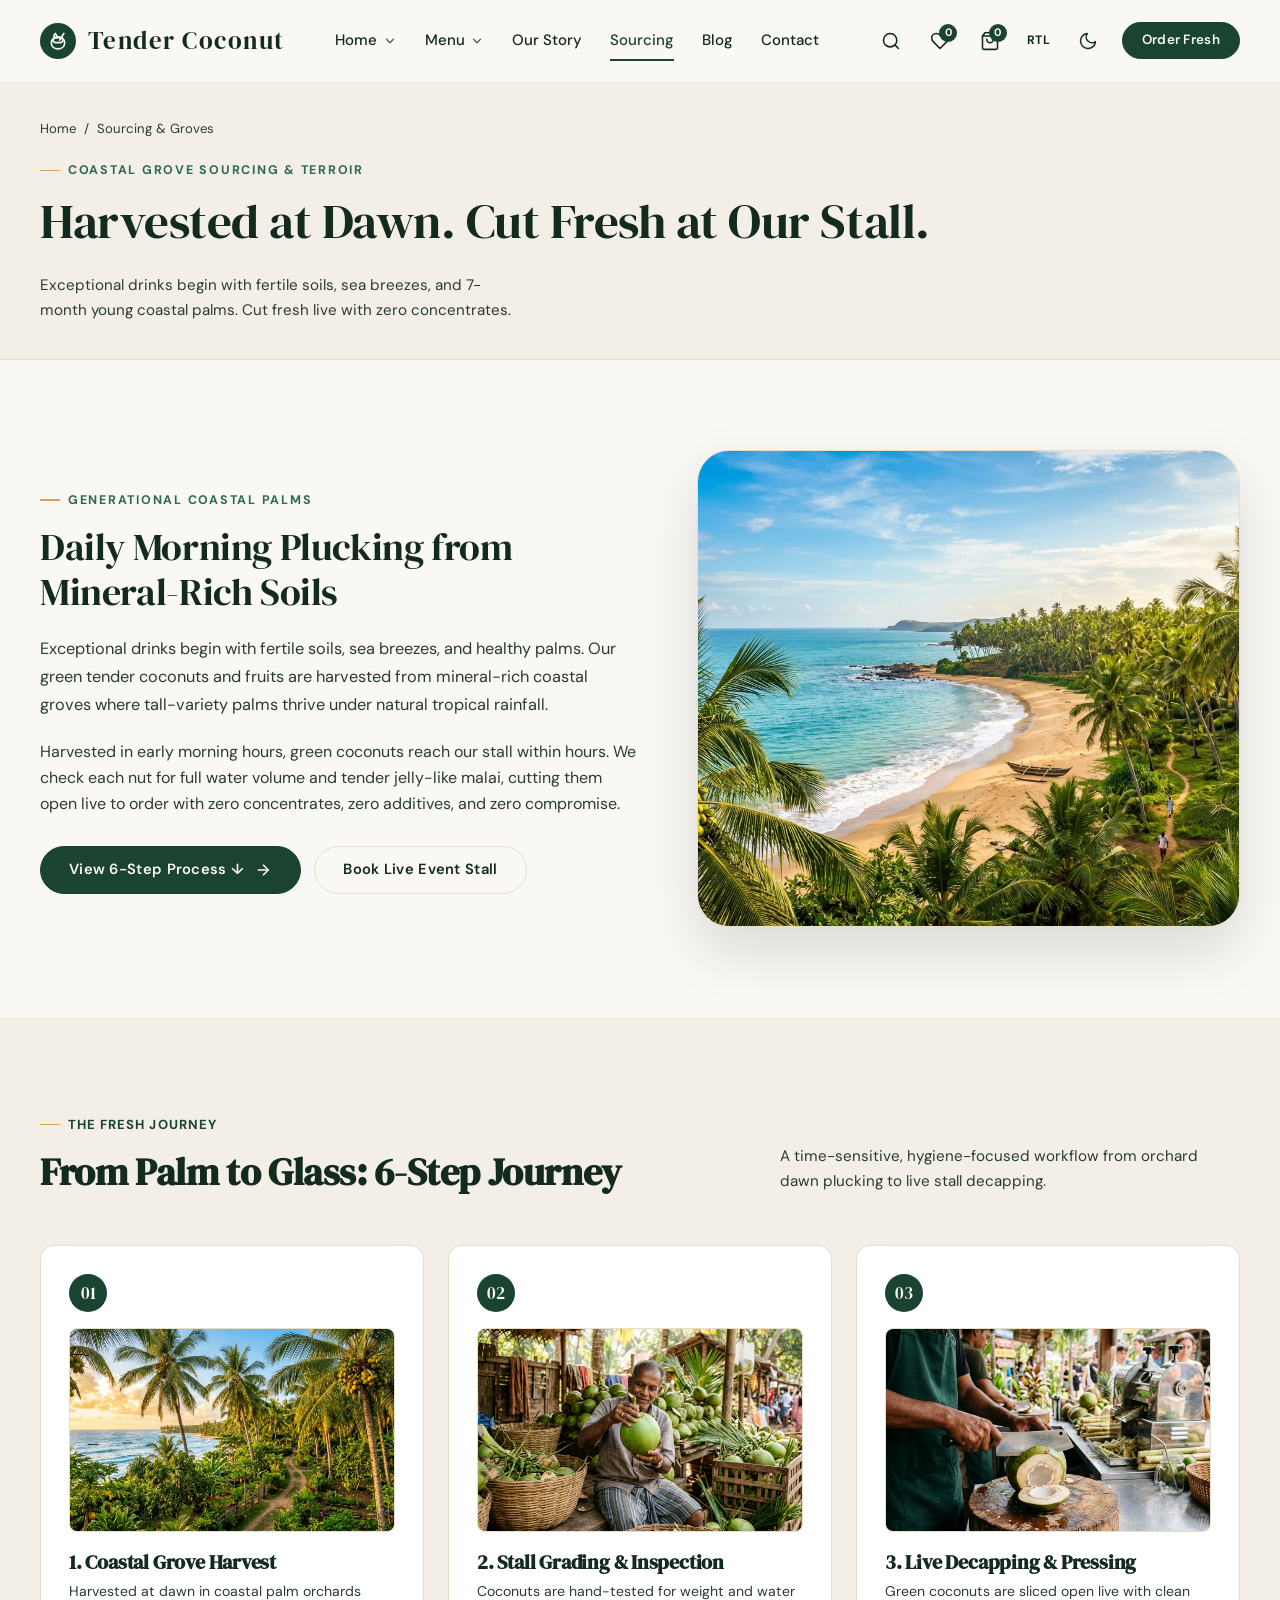
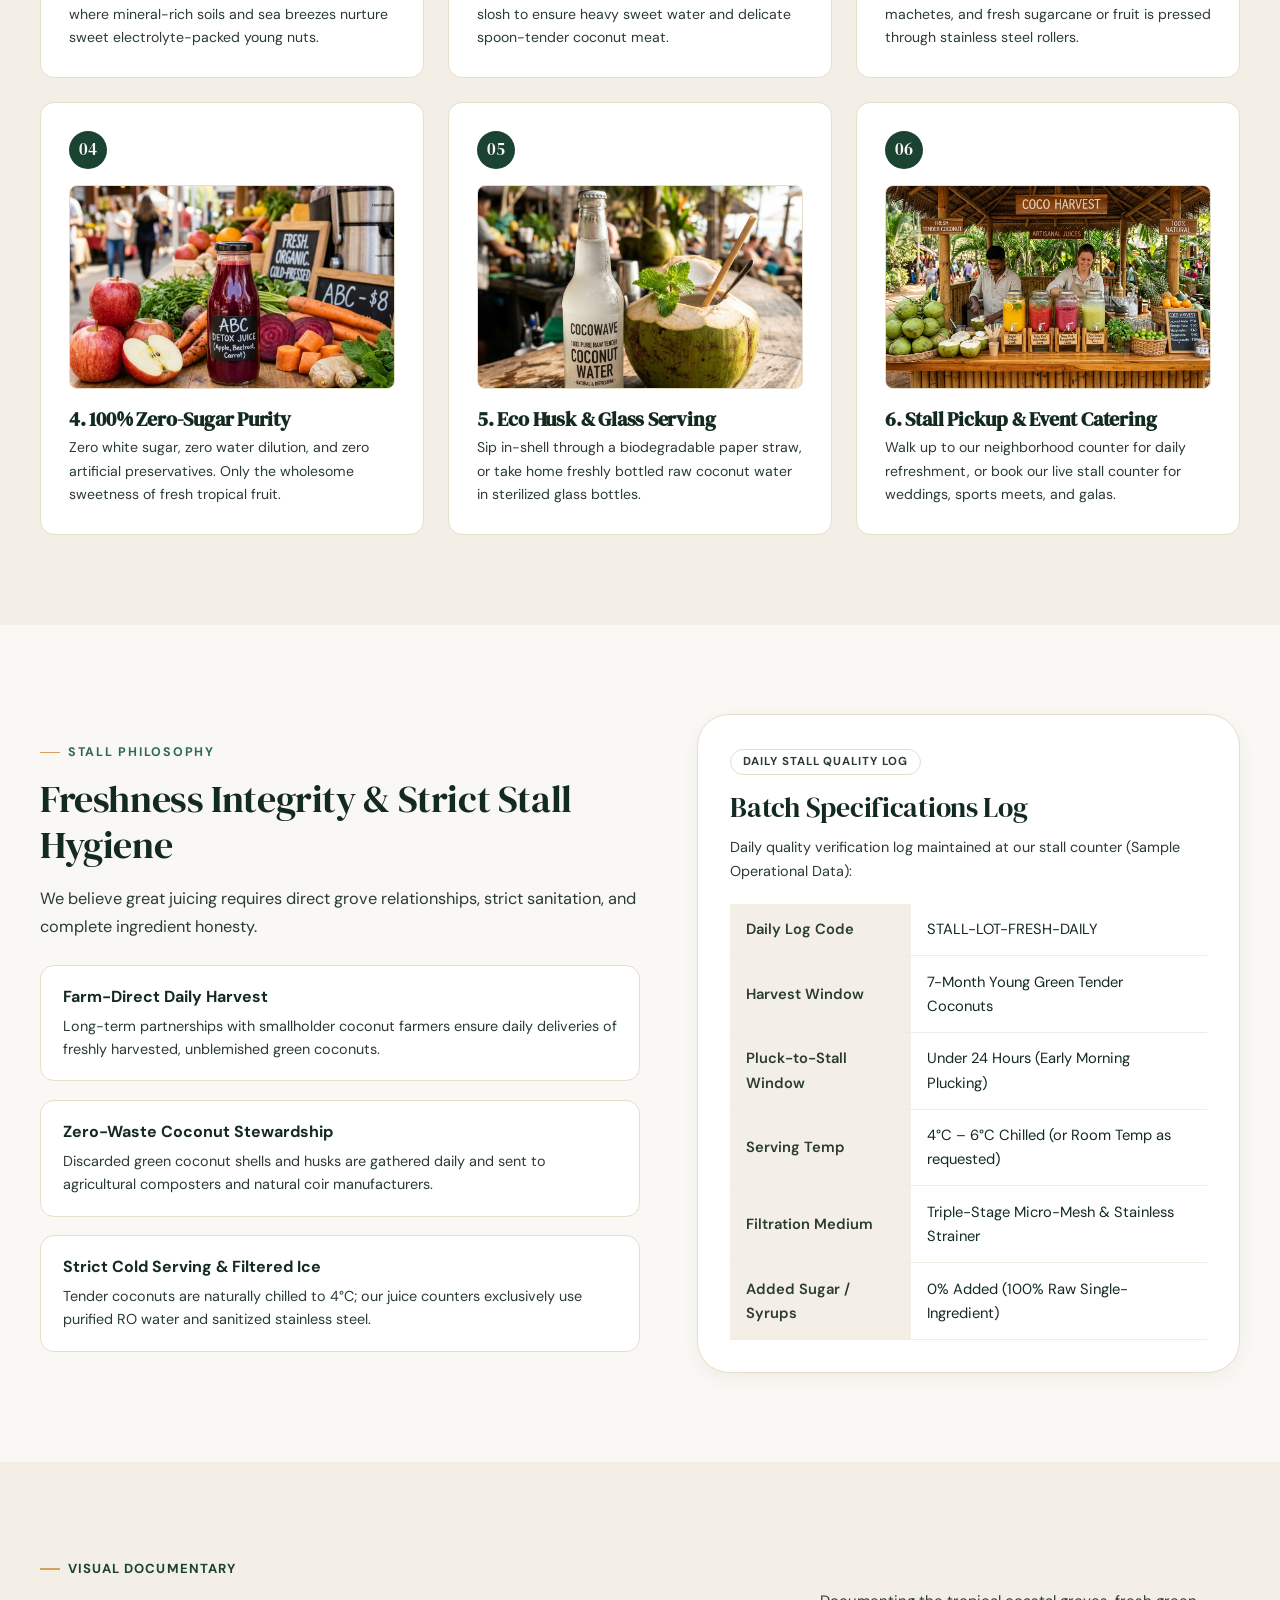
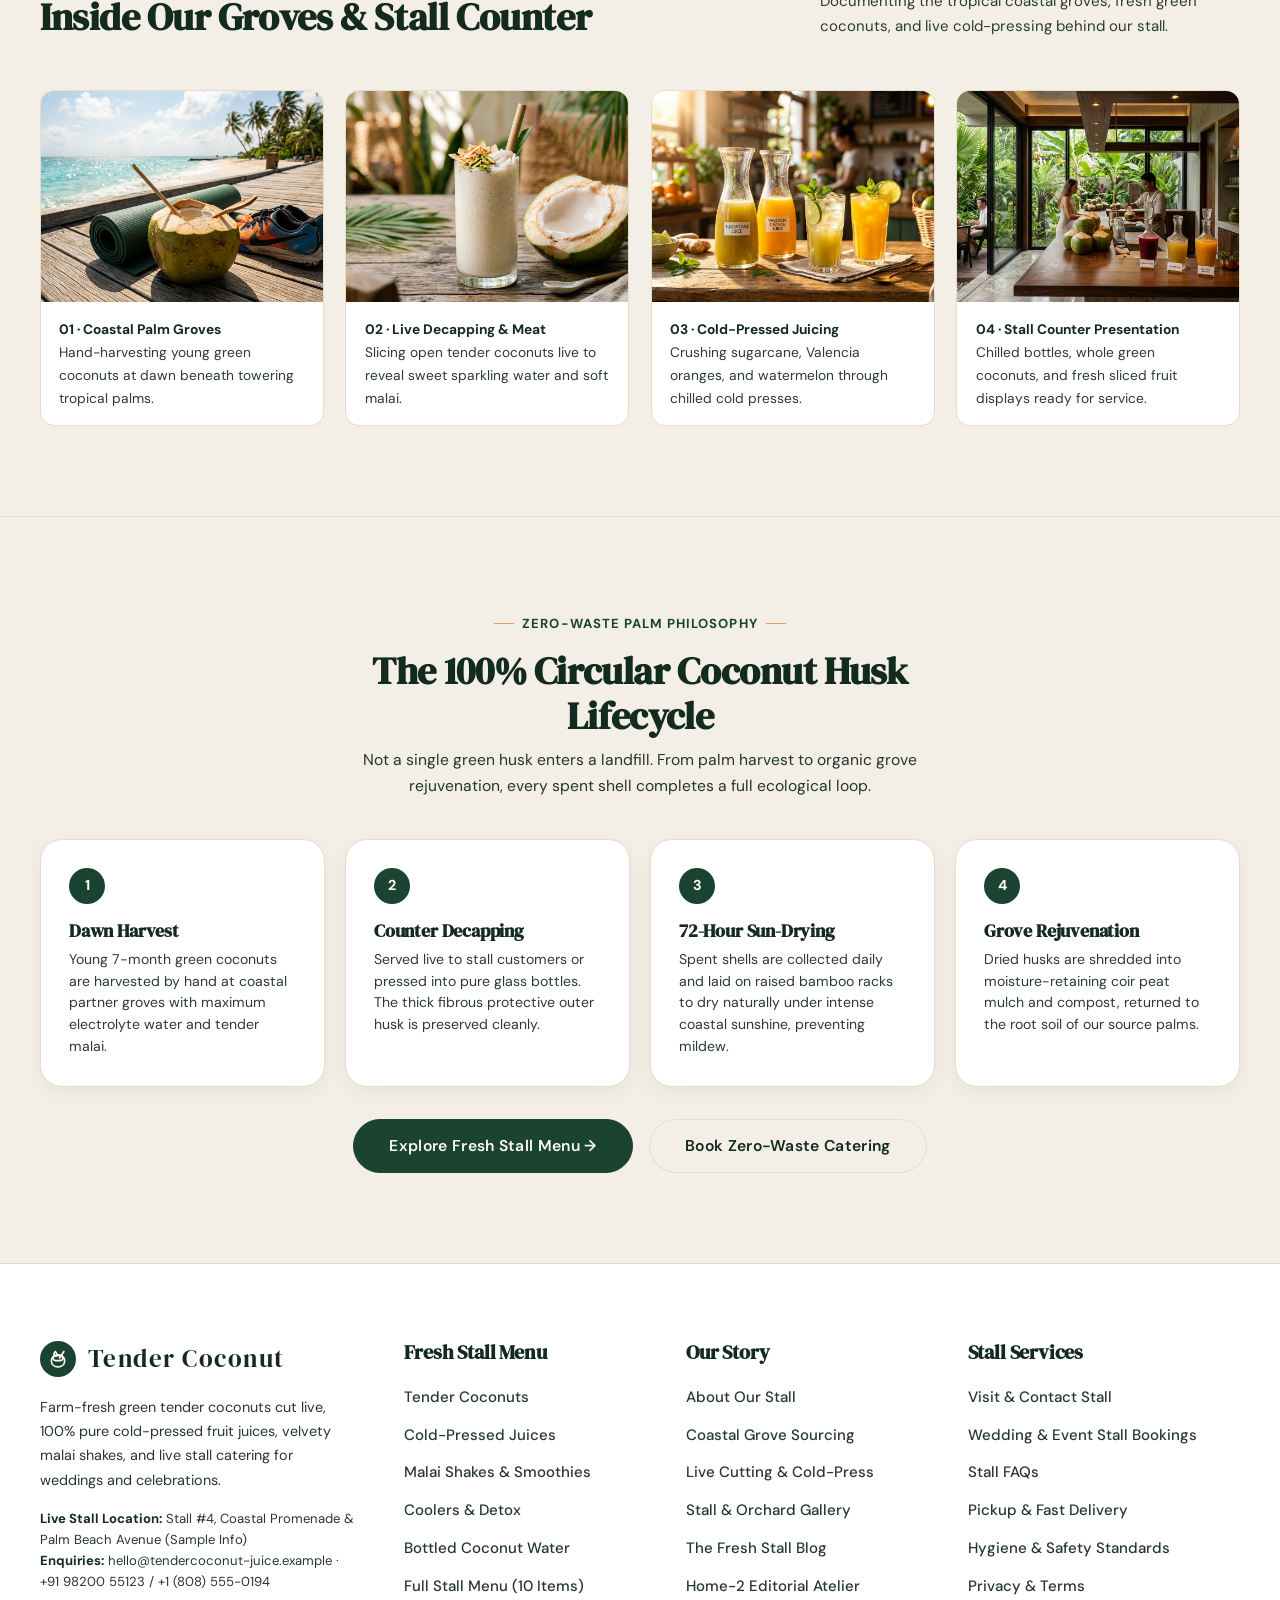
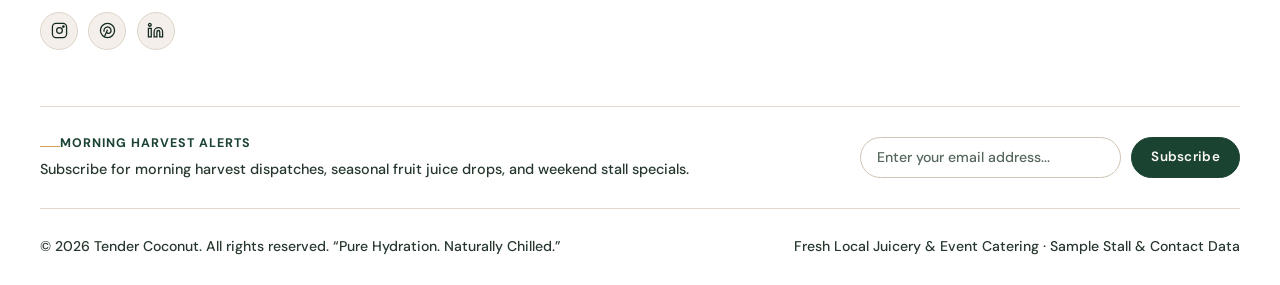
<file: sourcing.html>
<!DOCTYPE html>
<html lang="en" data-theme="light">
<head>
  <meta charset="UTF-8">
  <meta name="viewport" content="width=device-width, initial-scale=1.0">
  <title>Sourcing &amp; Coastal Groves | Tender Coconut</title>
  <meta name="description" content="Explore how Tender Coconut & Fresh Juice Stall sources daily green tender coconuts and orchard fruits, our 6-step tree-to-counter journey, and stall hygiene standards.">
  <link rel="preconnect" href="https://fonts.googleapis.com">
  <link rel="preconnect" href="https://fonts.gstatic.com" crossorigin>
  <link href="https://fonts.googleapis.com/css2?family=DM+Sans:ital,opsz,wght@0,9..40,400;0,9..40,500;0,9..40,600;0,9..40,700;1,9..40,400&family=DM+Serif+Display:ital@0;1&display=swap" rel="stylesheet">
  <link rel="icon" type="image/svg+xml" href="assets/images/favicon.svg">
  <link rel="alternate icon" href="favicon.svg">
  <link rel="stylesheet" href="assets/css/styles.css">
</head>
<body>
  <!-- Global Header & Mandatory Navbar -->
  <div id="site-header-mount"></div>

  <main>
    <!-- PAGE HERO — SOURCING & GROVES -->
    <section class="page-hero-compact" aria-labelledby="sourcing-hero-title">
      <div class="container">
        <nav class="breadcrumb" aria-label="Breadcrumb">
          <a href="index.html">Home</a>
          <span>/</span>
          <span aria-current="page">Sourcing &amp; Groves</span>
        </nav>

        <div style="display:flex; flex-wrap:wrap; align-items:flex-end; justify-content:space-between; gap:1.5rem;">
          <div>
            <span class="eyebrow">Coastal Grove Sourcing &amp; Terroir</span>
            <h1 class="display-lg" id="sourcing-hero-title">Harvested at Dawn. Cut Fresh at Our Stall.</h1>
          </div>
          <p style="max-width:480px; color:var(--color-text-muted); font-size:0.95rem;">
            Exceptional drinks begin with fertile soils, sea breezes, and 7-month young coastal palms. Cut fresh live with zero concentrates.
          </p>
        </div>
      </div>
    </section>

    <!-- SOURCING HERO SPOTLIGHT & ORCHARD INTRO -->
    <section class="section-padding" style="border-bottom:1px solid var(--color-border-subtle);">
      <div class="container story-split">
        <div>
          <span class="eyebrow">Generational Coastal Palms</span>
          <h2 class="heading-xl" style="margin-bottom:1.25rem;">Daily Morning Plucking from Mineral-Rich Soils</h2>
          <p class="lead-text" style="margin-bottom:1.25rem;">
            Exceptional drinks begin with fertile soils, sea breezes, and healthy palms. Our green tender coconuts and fruits are harvested from mineral-rich coastal groves where tall-variety palms thrive under natural tropical rainfall.
          </p>
          <p style="color:var(--color-text-muted); margin-bottom:1.75rem;">
            Harvested in early morning hours, green coconuts reach our stall within hours. We check each nut for full water volume and tender jelly-like malai, cutting them open live to order with zero concentrates, zero additives, and zero compromise.
          </p>

          <div style="display:flex; flex-wrap:wrap; gap:0.85rem;">
            <a href="#sourcing-steps" class="btn btn-primary">
              <span>View 6-Step Process ↓</span>
              <svg class="icon-arrow" viewBox="0 0 24 24" fill="none" stroke="currentColor" stroke-width="2"><path d="M5 12h14"/><path d="m12 5 7 7-7 7"/></svg>
            </a>
            <a href="contact-bulk-enquiry.html#bulk-enquiry" class="btn btn-outline">Book Live Event Stall</a>
          </div>
        </div>

        <div class="hero-image-frame">
          <img src="assets/images/sourcing-hero.jpg" alt="Sunlit coastal coconut palm grove with freshly harvested tender green coconuts" width="680" height="580" loading="lazy">
        </div>
      </div>
    </section>

    <!-- 1. FROM COCONUT TO PRODUCT — 6-STEP VISUAL SEQUENCE -->
    <section class="section-padding bg-secondary" id="sourcing-steps" aria-labelledby="steps-heading">
      <div class="container">
        <div class="section-header split">
          <div>
            <span class="eyebrow">The Fresh Journey</span>
            <h2 class="heading-xl" id="steps-heading">From Palm to Glass: 6-Step Journey</h2>
          </div>
          <p style="max-width:460px; color:var(--color-text-muted); font-size:0.95rem;">
            A time-sensitive, hygiene-focused workflow from orchard dawn plucking to live stall decapping.
          </p>
        </div>

        <div class="process-timeline">
          <article class="process-step-card">
            <span class="process-step-num">01</span>
            <div style="aspect-ratio:16/10; border-radius:var(--radius-sm); overflow:hidden; margin-bottom:1.1rem; border:1px solid var(--color-border);">
              <img src="assets/images/sourcing-plantation.jpg" alt="Step 1 Coastal coconut grove dawn harvest" loading="lazy" style="width:100%; height:100%; object-fit:cover;">
            </div>
            <h3 class="heading-md" style="margin-bottom:0.35rem;">1. Coastal Grove Harvest</h3>
            <p style="font-size:0.88rem; color:var(--color-text-muted);">
              Harvested at dawn in coastal palm orchards where mineral-rich soils and sea breezes nurture sweet electrolyte-packed young nuts.
            </p>
          </article>

          <article class="process-step-card">
            <span class="process-step-num">02</span>
            <div style="aspect-ratio:16/10; border-radius:var(--radius-sm); overflow:hidden; margin-bottom:1.1rem; border:1px solid var(--color-border);">
              <img src="assets/images/sourcing-grading.jpg" alt="Step 2 Hand grading of tender green coconuts" loading="lazy" style="width:100%; height:100%; object-fit:cover;">
            </div>
            <h3 class="heading-md" style="margin-bottom:0.35rem;">2. Stall Grading &amp; Inspection</h3>
            <p style="font-size:0.88rem; color:var(--color-text-muted);">
              Coconuts are hand-tested for weight and water slosh to ensure heavy sweet water and delicate spoon-tender coconut meat.
            </p>
          </article>

          <article class="process-step-card">
            <span class="process-step-num">03</span>
            <div style="aspect-ratio:16/10; border-radius:var(--radius-sm); overflow:hidden; margin-bottom:1.1rem; border:1px solid var(--color-border);">
              <img src="assets/images/sourcing-decapping.jpg" alt="Step 3 Live cold extraction and decapping" loading="lazy" style="width:100%; height:100%; object-fit:cover;">
            </div>
            <h3 class="heading-md" style="margin-bottom:0.35rem;">3. Live Decapping &amp; Pressing</h3>
            <p style="font-size:0.88rem; color:var(--color-text-muted);">
              Green coconuts are sliced open live with clean machetes, and fresh sugarcane or fruit is pressed through stainless steel rollers.
            </p>
          </article>

          <article class="process-step-card">
            <span class="process-step-num">04</span>
            <div style="aspect-ratio:16/10; border-radius:var(--radius-sm); overflow:hidden; margin-bottom:1.1rem; border:1px solid var(--color-border);">
              <img src="assets/images/product-flour.jpg" alt="Step 4 Pure fruit juices with zero sugar" loading="lazy" style="width:100%; height:100%; object-fit:cover;">
            </div>
            <h3 class="heading-md" style="margin-bottom:0.35rem;">4. 100% Zero-Sugar Purity</h3>
            <p style="font-size:0.88rem; color:var(--color-text-muted);">
              Zero white sugar, zero water dilution, and zero artificial preservatives. Only the wholesome sweetness of fresh tropical fruit.
            </p>
          </article>

          <article class="process-step-card">
            <span class="process-step-num">05</span>
            <div style="aspect-ratio:16/10; border-radius:var(--radius-sm); overflow:hidden; margin-bottom:1.1rem; border:1px solid var(--color-border);">
              <img src="assets/images/product-water.jpg" alt="Step 5 Serving in fresh husk or glass" loading="lazy" style="width:100%; height:100%; object-fit:cover;">
            </div>
            <h3 class="heading-md" style="margin-bottom:0.35rem;">5. Eco Husk &amp; Glass Serving</h3>
            <p style="font-size:0.88rem; color:var(--color-text-muted);">
              Sip in-shell through a biodegradable paper straw, or take home freshly bottled raw coconut water in sterilized glass bottles.
            </p>
          </article>

          <article class="process-step-card">
            <span class="process-step-num">06</span>
            <div style="aspect-ratio:16/10; border-radius:var(--radius-sm); overflow:hidden; margin-bottom:1.1rem; border:1px solid var(--color-border);">
              <img src="assets/images/hero-main.jpg" alt="Step 6 Counter pickup and live event catering" loading="lazy" style="width:100%; height:100%; object-fit:cover;">
            </div>
            <h3 class="heading-md" style="margin-bottom:0.35rem;">6. Stall Pickup &amp; Event Catering</h3>
            <p style="font-size:0.88rem; color:var(--color-text-muted);">
              Walk up to our neighborhood counter for daily refreshment, or book our live stall counter for weddings, sports meets, and galas.
            </p>
          </article>
        </div>
      </div>
    </section>

    <!-- 2. SOURCING PHILOSOPHY & TRANSPARENCY RECORD -->
    <section class="section-padding" aria-labelledby="philosophy-heading">
      <div class="container">
        <div class="story-split">
          <div>
            <span class="eyebrow">Stall Philosophy</span>
            <h2 class="heading-xl" id="philosophy-heading" style="margin-bottom:1.1rem;">Freshness Integrity &amp; Strict Stall Hygiene</h2>
            <p class="lead-text" style="margin-bottom:1.5rem;">
              We believe great juicing requires direct grove relationships, strict sanitation, and complete ingredient honesty.
            </p>

            <div style="display:flex; flex-direction:column; gap:1.15rem;">
              <div style="padding:1.15rem 1.35rem; background:var(--color-surface); border:1px solid var(--color-border); border-radius:var(--radius-md);">
                <strong style="display:block; margin-bottom:0.25rem;">Farm-Direct Daily Harvest</strong>
                <p style="font-size:0.9rem; color:var(--color-text-muted);">
                  Long-term partnerships with smallholder coconut farmers ensure daily deliveries of freshly harvested, unblemished green coconuts.
                </p>
              </div>

              <div style="padding:1.15rem 1.35rem; background:var(--color-surface); border:1px solid var(--color-border); border-radius:var(--radius-md);">
                <strong style="display:block; margin-bottom:0.25rem;">Zero-Waste Coconut Stewardship</strong>
                <p style="font-size:0.9rem; color:var(--color-text-muted);">
                  Discarded green coconut shells and husks are gathered daily and sent to agricultural composters and natural coir manufacturers.
                </p>
              </div>

              <div style="padding:1.15rem 1.35rem; background:var(--color-surface); border:1px solid var(--color-border); border-radius:var(--radius-md);">
                <strong style="display:block; margin-bottom:0.25rem;">Strict Cold Serving &amp; Filtered Ice</strong>
                <p style="font-size:0.9rem; color:var(--color-text-muted);">
                  Tender coconuts are naturally chilled to 4°C; our juice counters exclusively use purified RO water and sanitized stainless steel.
                </p>
              </div>
            </div>
          </div>

          <div style="background:var(--color-surface); border:1px solid var(--color-border); border-radius:var(--radius-xl); padding:2rem; box-shadow:var(--shadow-sm);">
            <span class="badge badge-outline" style="margin-bottom:1rem;">Daily Stall Quality Log</span>
            <h3 class="heading-lg" style="margin-bottom:0.75rem;">Batch Specifications Log</h3>
            <p style="font-size:0.9rem; color:var(--color-text-muted); margin-bottom:1.25rem;">
              Daily quality verification log maintained at our stall counter (Sample Operational Data):
            </p>
            <table class="pdp-spec-table">
              <tbody>
                <tr>
                  <th>Daily Log Code</th>
                  <td>STALL-LOT-FRESH-DAILY</td>
                </tr>
                <tr>
                  <th>Harvest Window</th>
                  <td>7-Month Young Green Tender Coconuts</td>
                </tr>
                <tr>
                  <th>Pluck-to-Stall Window</th>
                  <td>Under 24 Hours (Early Morning Plucking)</td>
                </tr>
                <tr>
                  <th>Serving Temp</th>
                  <td>4°C – 6°C Chilled (or Room Temp as requested)</td>
                </tr>
                <tr>
                  <th>Filtration Medium</th>
                  <td>Triple-Stage Micro-Mesh &amp; Stainless Strainer</td>
                </tr>
                <tr>
                  <th>Added Sugar / Syrups</th>
                  <td>0% Added (100% Raw Single-Ingredient)</td>
                </tr>
              </tbody>
            </table>
          </div>
        </div>
      </div>
    </section>

    <!-- 3. PRODUCTION GALLERY -->
    <section class="section-padding bg-secondary" id="production-gallery" aria-labelledby="gallery-heading">
      <div class="container">
        <div class="section-header split">
          <div>
            <span class="eyebrow">Visual Documentary</span>
            <h2 class="heading-xl" id="gallery-heading">Inside Our Groves &amp; Stall Counter</h2>
          </div>
          <p style="max-width:420px; color:var(--color-text-muted); font-size:0.94rem;">
            Documenting the tropical coastal groves, fresh green coconuts, and live cold-pressing behind our stall.
          </p>
        </div>

        <div class="gallery-grid" style="display:grid; grid-template-columns: repeat(auto-fit, minmax(270px, 1fr)); gap:1.35rem;">
          <figure style="background:var(--color-surface); border:1px solid var(--color-border); border-radius:var(--radius-md); overflow:hidden;">
            <img src="assets/images/lifestyle-hydration-beach.jpg" alt="Coastal coconut hydration by the sea" loading="lazy" style="aspect-ratio:4/3; width:100%; object-fit:cover;">
            <figcaption style="padding:1rem 1.15rem; font-size:0.86rem; color:var(--color-text-muted);">
              <strong style="color:var(--color-text); display:block;">01 · Coastal Palm Groves</strong>
              Hand-harvesting young green coconuts at dawn beneath towering tropical palms.
            </figcaption>
          </figure>

          <figure style="background:var(--color-surface); border:1px solid var(--color-border); border-radius:var(--radius-md); overflow:hidden;">
            <img src="assets/images/lifestyle-malai-shake.jpg" alt="Fresh coconut malai shake with roasted pistachios" loading="lazy" style="aspect-ratio:4/3; width:100%; object-fit:cover;">
            <figcaption style="padding:1rem 1.15rem; font-size:0.86rem; color:var(--color-text-muted);">
              <strong style="color:var(--color-text); display:block;">02 · Live Decapping &amp; Meat</strong>
              Slicing open tender coconuts live to reveal sweet sparkling water and soft malai.
            </figcaption>
          </figure>

          <figure style="background:var(--color-surface); border:1px solid var(--color-border); border-radius:var(--radius-md); overflow:hidden;">
            <img src="assets/images/lifestyle-morning-juice.jpg" alt="Cold pressed juice and citrus fruits on wooden counter" loading="lazy" style="aspect-ratio:4/3; width:100%; object-fit:cover;">
            <figcaption style="padding:1rem 1.15rem; font-size:0.86rem; color:var(--color-text-muted);">
              <strong style="color:var(--color-text); display:block;">03 · Cold-Pressed Juicing</strong>
              Crushing sugarcane, Valencia oranges, and watermelon through chilled cold presses.
            </figcaption>
          </figure>

          <figure style="background:var(--color-surface); border:1px solid var(--color-border); border-radius:var(--radius-md); overflow:hidden;">
            <img src="assets/images/hero-home2.jpg" alt="Tender Coconut & Fresh Juice Stall counter display" loading="lazy" style="aspect-ratio:4/3; width:100%; object-fit:cover;">
            <figcaption style="padding:1rem 1.15rem; font-size:0.86rem; color:var(--color-text-muted);">
              <strong style="color:var(--color-text); display:block;">04 · Stall Counter Presentation</strong>
              Chilled bottles, whole green coconuts, and fresh sliced fruit displays ready for service.
            </figcaption>
          </figure>
        </div>
      </div>
    </section>

    <!-- 4. ZERO-WASTE CIRCULAR AGRICULTURE 4-STEP PROCESS (PRE-FOOTER) -->
    <section class="section-padding bg-secondary" style="border-top:1px solid var(--color-border);" aria-labelledby="circular-flow-heading">
      <div class="container">
        <div class="section-header center" style="margin-bottom:2.5rem;">
          <span class="eyebrow">Zero-Waste Palm Philosophy</span>
          <h2 class="heading-xl" id="circular-flow-heading">The 100% Circular Coconut Husk Lifecycle</h2>
          <p class="lead-text" style="max-width:640px; margin:0.5rem auto 0;">
            Not a single green husk enters a landfill. From palm harvest to organic grove rejuvenation, every spent shell completes a full ecological loop.
          </p>
        </div>

        <div style="display:grid; grid-template-columns:repeat(auto-fit, minmax(240px, 1fr)); gap:1.25rem;">
          <!-- Step 1 -->
          <div style="background:var(--color-surface); border:1px solid var(--color-border); border-radius:var(--radius-lg); padding:1.75rem; position:relative; box-shadow:var(--shadow-sm);">
            <div style="width:36px; height:36px; border-radius:50%; background:var(--color-primary); color:#FFFFFF; display:flex; align-items:center; justify-content:center; font-weight:700; font-size:0.9rem; margin-bottom:1rem;">1</div>
            <h3 class="heading-sm" style="margin-bottom:0.5rem;">Dawn Harvest</h3>
            <p style="font-size:0.88rem; color:var(--color-text-muted); line-height:1.55; margin:0;">
              Young 7-month green coconuts are harvested by hand at coastal partner groves with maximum electrolyte water and tender malai.
            </p>
          </div>

          <!-- Step 2 -->
          <div style="background:var(--color-surface); border:1px solid var(--color-border); border-radius:var(--radius-lg); padding:1.75rem; position:relative; box-shadow:var(--shadow-sm);">
            <div style="width:36px; height:36px; border-radius:50%; background:var(--color-primary); color:#FFFFFF; display:flex; align-items:center; justify-content:center; font-weight:700; font-size:0.9rem; margin-bottom:1rem;">2</div>
            <h3 class="heading-sm" style="margin-bottom:0.5rem;">Counter Decapping</h3>
            <p style="font-size:0.88rem; color:var(--color-text-muted); line-height:1.55; margin:0;">
              Served live to stall customers or pressed into pure glass bottles. The thick fibrous protective outer husk is preserved cleanly.
            </p>
          </div>

          <!-- Step 3 -->
          <div style="background:var(--color-surface); border:1px solid var(--color-border); border-radius:var(--radius-lg); padding:1.75rem; position:relative; box-shadow:var(--shadow-sm);">
            <div style="width:36px; height:36px; border-radius:50%; background:var(--color-primary); color:#FFFFFF; display:flex; align-items:center; justify-content:center; font-weight:700; font-size:0.9rem; margin-bottom:1rem;">3</div>
            <h3 class="heading-sm" style="margin-bottom:0.5rem;">72-Hour Sun-Drying</h3>
            <p style="font-size:0.88rem; color:var(--color-text-muted); line-height:1.55; margin:0;">
              Spent shells are collected daily and laid on raised bamboo racks to dry naturally under intense coastal sunshine, preventing mildew.
            </p>
          </div>

          <!-- Step 4 -->
          <div style="background:var(--color-surface); border:1px solid var(--color-border); border-radius:var(--radius-lg); padding:1.75rem; position:relative; box-shadow:var(--shadow-sm);">
            <div style="width:36px; height:36px; border-radius:50%; background:var(--color-primary); color:#FFFFFF; display:flex; align-items:center; justify-content:center; font-weight:700; font-size:0.9rem; margin-bottom:1rem;">4</div>
            <h3 class="heading-sm" style="margin-bottom:0.5rem;">Grove Rejuvenation</h3>
            <p style="font-size:0.88rem; color:var(--color-text-muted); line-height:1.55; margin:0;">
              Dried husks are shredded into moisture-retaining coir peat mulch and compost, returned to the root soil of our source palms.
            </p>
          </div>
        </div>

        <div style="margin-top:2rem; text-align:center;">
          <a href="shop.html" class="btn btn-primary btn-lg">Explore Fresh Stall Menu →</a>
          <a href="contact-bulk-enquiry.html#bulk-enquiry" class="btn btn-outline btn-lg" style="margin-left:0.75rem;">Book Zero-Waste Catering</a>
        </div>
      </div>
    </section>
  </main>

  <!-- Global 4-Column Footer & Newsletter -->
  <div id="site-footer-mount"></div>

  <script src="assets/js/products.js"></script>
  <script src="assets/js/app.js"></script>
  <script src="assets/js/page-handlers.js"></script>
</body>
</html>
</file>
<file: assets/css/styles.css>
/* ==========================================================================
   Tender Coconut & Fresh Juice Stall — "Freshly Decapped. 100% Raw Juice."
   Artisanal Fresh Juicery, Raw Tender Coconuts & Smoothies Design System
   Typography: DM Serif Display & DM Sans
   ========================================================================== */

:root {
  /* Color Palette — Light Theme (Default) */
  --color-primary: #1B4332;          /* Deep Coconut Green */
  --color-primary-hover: #133224;    /* Deeper Forest Green */
  --color-primary-light: #E8F1EC;    /* Soft Botanical Tint */
  --color-secondary: #F4EFE6;        /* Warm Coconut Cream */
  --color-secondary-dark: #EAE1D3;   /* Richer Coconut Cream */
  --color-accent: #D4A359;           /* Muted Tropical Yellow / Gold */
  --color-accent-light: #F9F1E2;     /* Soft Sunlit Cream */
  --color-supporting: #2D6A4F;       /* Natural Palm Green */
  --color-bg: #FAF8F4;               /* Soft Ivory */
  --color-surface: #FFFFFF;          /* Warm White */
  --color-surface-elevated: #FDFCFA; /* Elevated Card Surface */
  --color-text: #132A1F;             /* Deep Earthy Charcoal / Forest Noir */
  --color-text-muted: #2A3C31;       /* High-contrast Botanical Charcoal (rich, legible) */
  --color-text-light: #44584C;       /* Crisp Label Text (sharp, readable) */
  --color-border: #E5DEC9;           /* Light Natural Beige */
  --color-border-subtle: #EFECE4;    /* Hairline Divider */
  --color-danger: #B83B2B;
  --color-danger-bg: #FDECE9;
  --color-success: #236343;
  --color-success-bg: #E6F3EC;
  --color-header-bg: rgba(250, 248, 244, 0.92);
  --color-header-solid: #FAF8F4;
  --color-overlay: rgba(20, 30, 24, 0.55);

  /* Typography */
  --font-heading: 'DM Serif Display', Georgia, serif;
  --font-body: 'DM Sans', -apple-system, BlinkMacSystemFont, sans-serif;

  /* Spacing & Sizing */
  --container-max: 1340px;
  --container-narrow: 1024px;
  --header-height: 82px;
  --radius-xs: 4px;
  --radius-sm: 8px;
  --radius-md: 14px;
  --radius-lg: 22px;
  --radius-xl: 32px;
  --radius-pill: 9999px;

  /* Shadows */
  --shadow-xs: 0 2px 6px rgba(27, 67, 50, 0.04);
  --shadow-sm: 0 6px 18px rgba(27, 67, 50, 0.06);
  --shadow-md: 0 14px 34px rgba(27, 67, 50, 0.09);
  --shadow-lg: 0 24px 56px rgba(20, 42, 32, 0.14);

  /* Transitions */
  --ease-out: cubic-bezier(0.22, 1, 0.36, 1);
  --transition-fast: 0.2s var(--ease-out);
  --transition-base: 0.35s var(--ease-out);
}

/* Dark Theme Variables */
[data-theme="dark"] {
  --color-primary: #40916C;          /* Luminous Palm Green for actions/accents */
  --color-primary-hover: #52B788;
  --color-primary-light: rgba(64, 145, 108, 0.16);
  --color-secondary: #1A241E;        /* Deep Coconut Husk Surface */
  --color-secondary-dark: #222F27;
  --color-accent: #E0B26B;           /* Warm Tropical Gold */
  --color-accent-light: rgba(224, 178, 107, 0.14);
  --color-supporting: #74C69D;
  --color-bg: #101713;               /* Deep Tropical Night Charcoal */
  --color-surface: #17201B;          /* Warm Dark Botanical Surface */
  --color-surface-elevated: #1E2A23;
  --color-text: #FAF8F4;             /* Crisp Coconut Ivory Text */
  --color-text-muted: #D5DFD8;       /* High-contrast Sage-Cream */
  --color-text-light: #B8C6BD;       /* High-contrast Label Text */
  --color-border: #2A3830;           /* Muted Deep Foliage Border */
  --color-border-subtle: #212D26;
  --color-danger: #E06C5C;
  --color-danger-bg: rgba(224, 108, 92, 0.15);
  --color-success: #52B788;
  --color-success-bg: rgba(82, 183, 136, 0.15);
  --color-header-bg: rgba(16, 23, 19, 0.92);
  --color-header-solid: #101713;
  --color-overlay: rgba(6, 10, 8, 0.72);
  --shadow-xs: 0 2px 6px rgba(0, 0, 0, 0.25);
  --shadow-sm: 0 6px 18px rgba(0, 0, 0, 0.32);
  --shadow-md: 0 14px 34px rgba(0, 0, 0, 0.42);
  --shadow-lg: 0 24px 56px rgba(0, 0, 0, 0.55);
}

/* ==========================================================================
   1. RESET & BASE STYLES
   ========================================================================== */
*,
*::before,
*::after {
  box-sizing: border-box;
  margin: 0;
  padding: 0;
}

html {
  font-size: 16px;
  scroll-behavior: smooth;
  scroll-padding-top: calc(var(--header-height) + 20px);
  overflow-x: clip;
  -webkit-text-size-adjust: 100%;
}

body {
  font-family: var(--font-body);
  font-size: 1rem;
  line-height: 1.65;
  color: var(--color-text);
  background-color: var(--color-bg);
  overflow-x: clip;
  min-height: 100vh;
  display: flex;
  flex-direction: column;
  transition: background-color 0.25s ease, color 0.25s ease;
  -webkit-font-smoothing: antialiased;
}

main {
  flex: 1 0 auto;
  width: 100%;
}

img,
picture,
video,
svg {
  display: block;
  max-width: 100%;
  height: auto;
}

a {
  color: inherit;
  text-decoration: none;
  transition: color var(--transition-fast);
}

ul,
ol {
  list-style: none;
}

button,
input,
select,
textarea {
  font-family: inherit;
  font-size: inherit;
  color: inherit;
  background: none;
  border: none;
}

button {
  cursor: pointer;
}

a:focus-visible,
button:focus-visible,
input:focus-visible,
select:focus-visible,
textarea:focus-visible {
  outline: 2px solid var(--color-supporting);
  outline-offset: 2px;
}

@media (prefers-reduced-motion: reduce) {
  *,
  *::before,
  *::after {
    animation-duration: 0.01ms !important;
    animation-iteration-count: 1 !important;
    transition-duration: 0.01ms !important;
    scroll-behavior: auto !important;
  }
}

/* ==========================================================================
   2. TYPOGRAPHY & LAYOUT UTILITIES
   ========================================================================== */
h1, h2, h3, h4, .serif-heading {
  font-family: var(--font-heading);
  font-weight: 400;
  line-height: 1.18;
  color: var(--color-text);
  letter-spacing: -0.01em;
}

.display-xl {
  font-size: clamp(2.35rem, 4.6vw, 4.15rem);
  line-height: 1.08;
}

.display-lg {
  font-size: clamp(2rem, 3.8vw, 3.35rem);
  line-height: 1.12;
}

.heading-xl {
  font-size: clamp(1.75rem, 3vw, 2.65rem);
}

.heading-lg {
  font-size: clamp(1.45rem, 2.2vw, 2rem);
}

.heading-md {
  font-size: clamp(1.2rem, 1.6vw, 1.45rem);
}

.heading-sm {
  font-size: 1.125rem;
}

.eyebrow {
  display: inline-flex;
  align-items: center;
  gap: 0.5rem;
  font-family: var(--font-body);
  font-size: 0.78rem;
  font-weight: 700;
  text-transform: uppercase;
  letter-spacing: 0.14em;
  color: var(--color-supporting);
  margin-bottom: 0.85rem;
}

.eyebrow::before {
  content: "";
  display: inline-block;
  width: 20px;
  height: 1.5px;
  background-color: var(--color-accent);
}

.lead-text {
  font-size: clamp(1.02rem, 1.25vw, 1.16rem);
  color: var(--color-text-muted);
  line-height: 1.72;
}

.container {
  width: 100%;
  max-width: var(--container-max);
  margin-left: auto;
  margin-right: auto;
  padding-left: clamp(1rem, 4vw, 2.5rem);
  padding-right: clamp(1rem, 4vw, 2.5rem);
}

.container-narrow {
  max-width: var(--container-narrow);
}

.section-padding {
  padding-top: clamp(3.75rem, 7vw, 6.5rem);
  padding-bottom: clamp(3.75rem, 7vw, 6.5rem);
}

.section-padding-sm {
  padding-top: clamp(2.5rem, 5vw, 4.25rem);
  padding-bottom: clamp(2.5rem, 5vw, 4.25rem);
}

.bg-secondary {
  background-color: var(--color-secondary);
}

.bg-surface {
  background-color: var(--color-surface);
}

.section-header {
  max-width: 680px;
  margin-bottom: clamp(2.25rem, 4vw, 3.5rem);
}

.section-header.center {
  margin-left: auto;
  margin-right: auto;
  text-align: center;
}

.section-header.center .eyebrow::after {
  content: "";
  display: inline-block;
  width: 20px;
  height: 1.5px;
  background-color: var(--color-accent);
}

.section-header.split {
  max-width: none;
  display: flex;
  flex-wrap: wrap;
  align-items: flex-end;
  justify-content: space-between;
  gap: 1.5rem;
}

/* ==========================================================================
   3. BUTTONS, BADGES & FORM ELEMENTS
   ========================================================================== */
.btn {
  display: inline-flex;
  align-items: center;
  justify-content: center;
  gap: 0.6rem;
  font-family: var(--font-body);
  font-size: 0.92rem;
  font-weight: 600;
  letter-spacing: 0.02em;
  padding: 0.88rem 1.75rem;
  border-radius: var(--radius-pill);
  border: 1.5px solid transparent;
  transition: all var(--transition-fast);
  white-space: nowrap;
  text-align: center;
  line-height: 1.2;
}

.btn svg {
  width: 18px;
  height: 18px;
  flex-shrink: 0;
  transition: transform var(--transition-fast);
}

.btn:hover svg.icon-arrow {
  transform: translateX(3px);
}

.btn-primary {
  background-color: #1B4332;
  color: #FAF8F4;
  border-color: #1B4332;
}

[data-theme="dark"] .btn-primary {
  background-color: #40916C;
  color: #0D1510;
  border-color: #40916C;
}

.btn-primary:hover {
  background-color: #122E22;
  border-color: #122E22;
  transform: translateY(-1px);
  box-shadow: var(--shadow-sm);
}

[data-theme="dark"] .btn-primary:hover {
  background-color: #52B788;
  border-color: #52B788;
}

.btn-secondary {
  background-color: var(--color-secondary);
  color: var(--color-text);
  border-color: var(--color-border);
}

.btn-secondary:hover {
  background-color: var(--color-secondary-dark);
  border-color: var(--color-supporting);
}

.btn-outline {
  background-color: transparent;
  color: var(--color-text);
  border-color: var(--color-border);
}

.btn-outline:hover {
  border-color: var(--color-primary);
  background-color: var(--color-primary-light);
  color: var(--color-primary);
}

[data-theme="dark"] .btn-outline:hover {
  color: var(--color-text);
}

.btn-accent {
  background-color: var(--color-accent);
  color: #1C231F;
  border-color: var(--color-accent);
}

.btn-accent:hover {
  filter: brightness(0.95);
  transform: translateY(-1px);
}

.btn-sm {
  padding: 0.6rem 1.2rem;
  font-size: 0.84rem;
}

.btn-lg {
  padding: 1.05rem 2.2rem;
  font-size: 0.98rem;
}

.btn-block {
  width: 100%;
}

/* Badges */
.badge {
  display: inline-flex;
  align-items: center;
  gap: 0.35rem;
  padding: 0.3rem 0.75rem;
  font-size: 0.72rem;
  font-weight: 700;
  text-transform: uppercase;
  letter-spacing: 0.08em;
  border-radius: var(--radius-pill);
  line-height: 1.2;
}

.badge-primary {
  background-color: #1B4332;
  color: #FAF8F4;
}

.badge-accent {
  background-color: var(--color-accent);
  color: #1C231F;
}

.badge-cream {
  background-color: rgba(250, 248, 244, 0.94);
  color: #1C231F;
  backdrop-filter: blur(6px);
  border: 1px solid rgba(229, 222, 201, 0.8);
}

.badge-outline {
  border: 1px solid var(--color-border);
  background-color: var(--color-surface);
  color: var(--color-text-muted);
}

/* Forms */
.form-group {
  display: flex;
  flex-direction: column;
  gap: 0.45rem;
  margin-bottom: 1.25rem;
}

.form-label {
  font-size: 0.86rem;
  font-weight: 600;
  color: var(--color-text);
}

.form-label .required {
  color: var(--color-danger);
  margin-left: 2px;
}

.form-control {
  width: 100%;
  padding: 0.82rem 1rem;
  font-size: 0.94rem;
  color: var(--color-text);
  background-color: var(--color-surface);
  border: 1.5px solid var(--color-border);
  border-radius: var(--radius-sm);
  transition: border-color var(--transition-fast), box-shadow var(--transition-fast);
}

.form-control::placeholder {
  color: var(--color-text-light);
}

.form-control:focus {
  outline: none;
  border-color: var(--color-primary);
  box-shadow: 0 0 0 3px var(--color-primary-light);
}

.form-control.is-invalid {
  border-color: var(--color-danger);
}

.form-error {
  font-size: 0.78rem;
  color: var(--color-danger);
  display: none;
}

.form-control.is-invalid + .form-error {
  display: block;
}

textarea.form-control {
  min-height: 120px;
  resize: vertical;
}

select.form-control {
  appearance: none;
  background-image: url("data:image/svg+xml,%3Csvg xmlns='http://www.w3.org/2000/svg' width='16' height='16' viewBox='0 0 24 24' fill='none' stroke='%23556059' stroke-width='2' stroke-linecap='round' stroke-linejoin='round'%3E%3Cpath d='m6 9 6 6 6-6'/%3E%3C/svg%3E");
  background-repeat: no-repeat;
  background-position: right 0.9rem center;
  padding-right: 2.5rem;
}

/* Quantity Selector */
.qty-control {
  display: inline-flex;
  align-items: center;
  border: 1.5px solid var(--color-border);
  border-radius: var(--radius-pill);
  background-color: var(--color-surface);
  overflow: hidden;
  height: 44px;
}

.qty-btn {
  width: 38px;
  height: 100%;
  display: inline-flex;
  align-items: center;
  justify-content: center;
  font-size: 1.1rem;
  font-weight: 600;
  color: var(--color-text);
  transition: background-color var(--transition-fast);
}

.qty-btn:hover {
  background-color: var(--color-secondary);
}

.qty-input {
  width: 42px;
  text-align: center;
  font-weight: 600;
  font-size: 0.95rem;
  border: none;
  background: transparent;
  -moz-appearance: textfield;
}

.qty-input::-webkit-outer-spin-button,
.qty-input::-webkit-inner-spin-button {
  -webkit-appearance: none;
  margin: 0;
}

/* ==========================================================================
   4. ANNOUNCEMENT BAR & MANDATORY NAVBAR
   ========================================================================== */
.announcement-bar {
  background-color: #1B4332;
  color: #FAF8F4;
  font-size: 0.8rem;
  padding: 0.55rem 0;
  border-bottom: 1px solid rgba(255, 255, 255, 0.08);
}

.announcement-inner {
  display: flex;
  align-items: center;
  justify-content: space-between;
  gap: 1rem;
  flex-wrap: wrap;
}

.announcement-msg {
  display: flex;
  align-items: center;
  gap: 0.5rem;
  font-weight: 500;
  letter-spacing: 0.02em;
}

.announcement-links {
  display: flex;
  align-items: center;
  gap: 1.25rem;
}

.announcement-links a {
  color: #EAE1D3;
  text-decoration: underline;
  text-underline-offset: 3px;
}

.announcement-links a:hover {
  color: #FFFFFF;
}

@media (max-width: 767px) {
  .announcement-inner {
    justify-content: center;
    text-align: center;
  }
  .announcement-links {
    display: none;
  }
}

/* Site Header / Navbar Mount */
#site-header-mount {
  min-height: var(--header-height);
  position: relative;
  z-index: 1000;
  width: 100%;
}

/* Site Header / Navbar — Persistent Fixed on Scroll */
.site-header {
  position: fixed;
  top: 0;
  left: 0;
  right: 0;
  width: 100%;
  height: var(--header-height);
  z-index: 1000;
  background-color: var(--color-header-bg);
  backdrop-filter: blur(14px);
  -webkit-backdrop-filter: blur(14px);
  border-bottom: 1px solid var(--color-border-subtle);
  transition: background-color var(--transition-base), box-shadow var(--transition-base), border-color var(--transition-base), transform 0.28s cubic-bezier(0.22, 1, 0.36, 1);
  will-change: transform, background-color, box-shadow;
}

.site-header.is-scrolled {
  background-color: var(--color-header-solid);
  box-shadow: 0 10px 30px rgba(0, 0, 0, 0.10);
  border-bottom-color: var(--color-border);
}

.navbar-container {
  height: 100%;
  display: flex;
  align-items: center;
  justify-content: space-between;
  gap: 1rem;
}

/* Brand Logo (Unified Across Navbar & Footer on All Pages) */
.brand-logo {
  display: inline-flex;
  align-items: center;
  gap: 0.75rem;
  font-family: var(--font-heading);
  font-size: 1.55rem;
  font-weight: 400;
  letter-spacing: 0.06em;
  line-height: 1;
  color: var(--color-primary-dark);
  text-decoration: none;
  flex-shrink: 0;
  transition: opacity var(--transition-fast);
}

.brand-logo:hover {
  opacity: 0.9;
}

[data-theme="dark"] .brand-logo {
  color: #FAF8F4;
}

.brand-logo-mark {
  width: 36px;
  height: 36px;
  border-radius: 50%;
  background-color: var(--color-primary);
  color: #FAF8F4;
  display: inline-flex;
  align-items: center;
  justify-content: center;
  flex-shrink: 0;
  transition: background-color var(--transition-fast), color var(--transition-fast);
}

.brand-logo-mark svg {
  width: 20px;
  height: 20px;
  display: block;
}

[data-theme="dark"] .brand-logo-mark {
  background-color: var(--color-accent);
  color: #132A1F;
}

/* Primary Nav */
.primary-nav {
  display: flex;
  align-items: center;
  gap: clamp(1.1rem, 2.2vw, 2.1rem);
}

.nav-item {
  position: relative;
}

.nav-link {
  display: inline-flex;
  align-items: center;
  gap: 0.32rem;
  font-size: 0.94rem;
  font-weight: 500;
  color: var(--color-text);
  padding: 0.5rem 0;
  position: relative;
  transition: color var(--transition-fast);
}

.nav-link .chevron {
  width: 14px;
  height: 14px;
  transition: transform var(--transition-fast);
  opacity: 0.75;
}

.nav-link::after {
  content: "";
  position: absolute;
  bottom: 0;
  left: 0;
  width: 100%;
  height: 2px;
  background-color: var(--color-primary);
  transform: scaleX(0);
  transform-origin: right;
  transition: transform var(--transition-base);
}

.nav-link:hover,
.nav-link.active {
  color: var(--color-primary);
}

.nav-link:hover::after,
.nav-link.active::after {
  transform: scaleX(1);
  transform-origin: left;
}

/* Dropdown Menus */
.dropdown-menu {
  position: absolute;
  top: calc(100% + 8px);
  left: -16px;
  min-width: 240px;
  background-color: var(--color-surface);
  border: 1px solid var(--color-border);
  border-radius: var(--radius-md);
  box-shadow: var(--shadow-md);
  padding: 0.65rem;
  opacity: 0;
  visibility: hidden;
  transform: translateY(8px);
  transition: opacity var(--transition-fast), transform var(--transition-fast), visibility var(--transition-fast);
  z-index: 1010;
}

.dropdown-menu::before {
  content: "";
  position: absolute;
  top: -12px;
  left: 0;
  right: 0;
  height: 12px;
}

.nav-item.has-dropdown:hover .dropdown-menu,
.nav-item.has-dropdown:focus-within .dropdown-menu,
.nav-item.has-dropdown.is-open .dropdown-menu {
  opacity: 1;
  visibility: visible;
  transform: translateY(0);
}

.nav-item.has-dropdown:hover .chevron,
.nav-item.has-dropdown.is-open .chevron {
  transform: rotate(180deg);
}

.dropdown-link {
  display: flex;
  align-items: center;
  justify-content: space-between;
  padding: 0.65rem 0.9rem;
  border-radius: var(--radius-sm);
  font-size: 0.9rem;
  font-weight: 500;
  color: var(--color-text);
  transition: background-color var(--transition-fast), color var(--transition-fast);
}

.dropdown-link:hover,
.dropdown-link.active {
  background-color: var(--color-secondary);
  color: var(--color-primary);
}

.dropdown-link .dropdown-meta {
  font-size: 0.73rem;
  color: var(--color-text-light);
  font-weight: 600;
}

/* Navbar Actions */
.navbar-actions {
  display: flex;
  align-items: center;
  gap: 0.45rem;
}

.icon-btn {
  position: relative;
  width: 42px;
  height: 42px;
  border-radius: 50%;
  display: inline-flex;
  align-items: center;
  justify-content: center;
  color: var(--color-text);
  border: 1px solid transparent;
  transition: background-color var(--transition-fast), border-color var(--transition-fast), color var(--transition-fast);
}

.icon-btn:hover {
  background-color: var(--color-secondary);
  border-color: var(--color-border);
  color: var(--color-primary);
}

.icon-btn[data-rtl-toggle] {
  font-family: var(--font-body);
  font-size: 0.76rem;
  font-weight: 700;
  letter-spacing: 0.05em;
  line-height: 1;
  text-transform: uppercase;
  color: var(--color-text);
}

.icon-btn[data-rtl-toggle].is-active {
  background-color: var(--color-primary);
  color: #FAF8F4;
  border-color: var(--color-primary);
}

[data-theme="dark"] .icon-btn[data-rtl-toggle].is-active {
  color: #101713;
}

.icon-btn svg {
  width: 20px;
  height: 20px;
}

.count-badge {
  position: absolute;
  top: 3px;
  right: 3px;
  min-width: 18px;
  height: 18px;
  padding: 0 5px;
  border-radius: var(--radius-pill);
  background-color: var(--color-primary);
  color: #FAF8F4;
  font-size: 0.68rem;
  font-weight: 700;
  display: inline-flex;
  align-items: center;
  justify-content: center;
  line-height: 1;
}

[data-theme="dark"] .count-badge {
  color: #101713;
}

.nav-cta-btn {
  margin-left: 0.35rem;
}

.mobile-menu-toggle {
  display: none;
}

@media (max-width: 1024px) {
  .primary-nav,
  .navbar-actions .icon-btn:not(.mobile-menu-toggle),
  .navbar-actions .nav-cta-btn {
    display: none !important;
  }
  .mobile-menu-toggle {
    display: inline-flex !important;
  }
}

@media (max-width: 380px) {
  .brand-logo span {
    font-size: 1.2rem;
  }
  .brand-logo-mark {
    width: 28px;
    height: 28px;
  }
  .icon-btn {
    width: 36px;
    height: 36px;
  }
  .navbar-actions {
    gap: 0.2rem;
  }
}

/* ==========================================================================
   5. MOBILE NAVIGATION DRAWER
   ========================================================================== */
.mobile-drawer-backdrop {
  position: fixed;
  inset: 0;
  background-color: var(--color-overlay);
  backdrop-filter: blur(4px);
  z-index: 1100;
  opacity: 0;
  visibility: hidden;
  transition: opacity var(--transition-base), visibility var(--transition-base);
}

.mobile-drawer-backdrop.is-active {
  opacity: 1;
  visibility: visible;
}

.mobile-drawer {
  position: fixed;
  top: 0;
  right: 0;
  bottom: 0;
  width: min(360px, 90vw);
  max-width: 100vw;
  background-color: var(--color-surface);
  border-left: 1px solid var(--color-border);
  z-index: 1110;
  display: flex;
  flex-direction: column;
  transform: translateX(100%);
  transition: transform var(--transition-base);
  overflow-y: auto;
  overflow-x: hidden;
}

.mobile-drawer.is-active {
  transform: translateX(0);
}

.mobile-drawer-header {
  display: flex;
  align-items: center;
  justify-content: space-between;
  padding: 1.2rem 1.35rem;
  border-bottom: 1px solid var(--color-border-subtle);
}

.mobile-drawer-actions {
  display: flex;
  align-items: center;
  justify-content: space-between;
  gap: 0.65rem;
  padding: 0.85rem 1.35rem;
  background-color: var(--color-secondary);
  border-bottom: 1px solid var(--color-border-subtle);
}

.mobile-drawer-actions .icon-btn {
  position: relative;
  flex: 1;
  max-width: 48px;
  height: 42px;
  border-radius: var(--radius-sm);
  background-color: var(--color-surface);
  border: 1px solid var(--color-border);
  color: var(--color-text);
  display: inline-flex;
  align-items: center;
  justify-content: center;
  transition: all var(--transition-fast);
}

.mobile-drawer-actions .icon-btn:hover {
  background-color: var(--color-surface);
  border-color: var(--color-primary);
  color: var(--color-primary);
}

.mobile-drawer-actions .icon-btn[data-rtl-toggle] {
  font-family: var(--font-body);
  font-size: 0.76rem;
  font-weight: 700;
  letter-spacing: 0.04em;
  line-height: 1;
  text-transform: uppercase;
}

.mobile-drawer-actions .icon-btn[data-rtl-toggle].is-active {
  background-color: var(--color-primary);
  color: #FAF8F4;
  border-color: var(--color-primary);
}

[data-theme="dark"] .mobile-drawer-actions .icon-btn[data-rtl-toggle].is-active {
  color: #101713;
}

.mobile-nav-trigger svg.chevron {
  transition: transform var(--transition-fast);
}

.mobile-nav-trigger.is-expanded svg.chevron,
.mobile-nav-trigger[aria-expanded="true"] svg.chevron {
  transform: rotate(180deg);
}

.mobile-drawer-body {
  padding: 1.25rem 1.35rem;
  flex: 1;
  display: flex;
  flex-direction: column;
  gap: 0.4rem;
}

.mobile-nav-group {
  border-bottom: 1px solid var(--color-border-subtle);
  padding-bottom: 0.4rem;
}

.mobile-nav-trigger {
  width: 100%;
  display: flex;
  align-items: center;
  justify-content: space-between;
  padding: 0.75rem 0;
  font-size: 1.05rem;
  font-weight: 600;
  color: var(--color-text);
}

.mobile-subnav {
  display: none;
  padding: 0.25rem 0 0.65rem 0.85rem;
  border-left: 2px solid var(--color-border);
  margin-left: 0.25rem;
}

.mobile-subnav.is-open {
  display: flex;
  flex-direction: column;
  gap: 0.35rem;
}

.mobile-subnav a {
  padding: 0.45rem 0.5rem;
  font-size: 0.92rem;
  color: var(--color-text-muted);
  border-radius: var(--radius-xs);
}

.mobile-nav-trigger.active {
  color: var(--color-primary) !important;
  font-weight: 700 !important;
  background-color: var(--color-primary-light);
  padding-left: 0.75rem;
  padding-right: 0.75rem;
  border-radius: var(--radius-sm);
  border-left: 3px solid var(--color-primary);
}

.mobile-subnav a:hover,
.mobile-subnav a.active {
  color: var(--color-primary) !important;
  font-weight: 700 !important;
  background-color: var(--color-primary-light) !important;
  border-left: 3px solid var(--color-primary) !important;
  padding-left: 0.75rem !important;
}

[data-theme="dark"] .mobile-nav-trigger.active,
[data-theme="dark"] .mobile-subnav a.active {
  background-color: rgba(45, 106, 79, 0.25) !important;
  color: #A3E635 !important;
  border-left-color: #A3E635 !important;
}

.mobile-drawer-footer {
  padding: 1.25rem 1.35rem;
  border-top: 1px solid var(--color-border-subtle);
  background-color: var(--color-secondary);
  display: flex;
  flex-direction: column;
  gap: 0.85rem;
}

/* ==========================================================================
   6. SEARCH MODAL & WISHLIST DRAWER & TOAST NOTIFICATIONS
   ========================================================================== */
.modal-overlay {
  position: fixed;
  inset: 0;
  background-color: var(--color-overlay);
  backdrop-filter: blur(5px);
  z-index: 1200;
  display: flex;
  align-items: flex-start;
  justify-content: center;
  padding: clamp(1rem, 5vh, 4rem) 1rem;
  opacity: 0;
  visibility: hidden;
  transition: opacity var(--transition-base), visibility var(--transition-base);
}

.modal-overlay.is-active {
  opacity: 1;
  visibility: visible;
}

.search-modal {
  width: 100%;
  max-width: 680px;
  background-color: var(--color-surface);
  border: 1px solid var(--color-border);
  border-radius: var(--radius-lg);
  box-shadow: var(--shadow-lg);
  overflow: hidden;
  transform: translateY(-16px);
  transition: transform var(--transition-base);
  max-height: 85vh;
  display: flex;
  flex-direction: column;
}

.modal-overlay.is-active .search-modal {
  transform: translateY(0);
}

.search-modal-header {
  display: flex;
  align-items: center;
  gap: 0.85rem;
  padding: 1.1rem 1.35rem;
  border-bottom: 1px solid var(--color-border);
}

.search-modal-input {
  flex: 1;
  font-size: 1.08rem;
  color: var(--color-text);
  background: transparent;
  border: none;
}

.search-modal-input:focus {
  outline: none;
}

.search-modal-body {
  padding: 1.25rem 1.35rem;
  overflow-y: auto;
}

.search-quick-tags {
  display: flex;
  flex-wrap: wrap;
  gap: 0.5rem;
  margin-bottom: 1.25rem;
}

.search-tag {
  padding: 0.38rem 0.85rem;
  font-size: 0.8rem;
  font-weight: 500;
  background-color: var(--color-secondary);
  border: 1px solid var(--color-border);
  border-radius: var(--radius-pill);
  color: var(--color-text-muted);
  transition: all var(--transition-fast);
}

.search-tag:hover {
  background-color: var(--color-primary);
  color: #FAF8F4;
  border-color: var(--color-primary);
}

.search-result-item {
  display: flex;
  align-items: center;
  gap: 1rem;
  padding: 0.75rem;
  border-radius: var(--radius-sm);
  transition: background-color var(--transition-fast);
}

.search-result-item:hover {
  background-color: var(--color-secondary);
}

.search-result-item img {
  width: 58px;
  height: 58px;
  object-fit: cover;
  border-radius: var(--radius-xs);
  border: 1px solid var(--color-border);
  flex-shrink: 0;
}

.search-result-info {
  flex: 1;
  min-width: 0;
}

.search-result-title {
  font-weight: 600;
  font-size: 0.95rem;
  color: var(--color-text);
}

.search-result-meta {
  font-size: 0.8rem;
  color: var(--color-text-muted);
}

/* Wishlist Slide-over Drawer */
.wishlist-drawer {
  position: fixed;
  top: 0;
  right: 0;
  bottom: 0;
  width: min(400px, 92vw);
  background-color: var(--color-surface);
  border-left: 1px solid var(--color-border);
  z-index: 1210;
  display: flex;
  flex-direction: column;
  transform: translateX(100%);
  transition: transform var(--transition-base);
}

.wishlist-drawer.is-active {
  transform: translateX(0);
}

.drawer-item {
  display: flex;
  gap: 0.9rem;
  padding: 1rem 0;
  border-bottom: 1px solid var(--color-border-subtle);
  align-items: center;
}

.drawer-item img {
  width: 68px;
  height: 68px;
  border-radius: var(--radius-sm);
  object-fit: cover;
  border: 1px solid var(--color-border);
}

/* Toast Notifications */
.toast-container {
  position: fixed;
  bottom: 1.5rem;
  right: 1.5rem;
  z-index: 2000;
  display: flex;
  flex-direction: column;
  gap: 0.65rem;
  max-width: calc(100vw - 2rem);
  pointer-events: none;
}

.toast {
  pointer-events: auto;
  display: flex;
  align-items: center;
  gap: 0.8rem;
  min-width: 280px;
  max-width: 380px;
  padding: 0.9rem 1.15rem;
  background-color: var(--color-surface);
  color: var(--color-text);
  border: 1px solid var(--color-border);
  border-left: 4px solid var(--color-primary);
  border-radius: var(--radius-sm);
  box-shadow: var(--shadow-md);
  font-size: 0.88rem;
  font-weight: 500;
  animation: toastSlideIn 0.3s var(--ease-out) forwards;
}

@keyframes toastSlideIn {
  from {
    opacity: 0;
    transform: translateY(14px);
  }
  to {
    opacity: 1;
    transform: translateY(0);
  }
}

/* ==========================================================================
   7. REUSABLE PRODUCT CARDS & CATEGORY CARDS
   ========================================================================== */
.products-grid {
  display: grid;
  grid-template-columns: repeat(4, 1fr);
  gap: clamp(1.25rem, 2.2vw, 1.85rem);
}

@media (max-width: 1199px) {
  .products-grid {
    grid-template-columns: repeat(3, 1fr);
  }
}

@media (max-width: 860px) {
  .products-grid {
    grid-template-columns: repeat(2, 1fr);
  }
}

@media (max-width: 520px) {
  .products-grid {
    grid-template-columns: 1fr;
  }
}

.product-card {
  background-color: var(--color-surface);
  border: 1px solid var(--color-border);
  border-radius: var(--radius-md);
  overflow: hidden;
  display: flex;
  flex-direction: column;
  transition: transform var(--transition-base), box-shadow var(--transition-base), border-color var(--transition-base);
  position: relative;
}

.product-card:hover {
  transform: translateY(-4px);
  box-shadow: var(--shadow-md);
  border-color: var(--color-supporting);
}

.product-card-media {
  position: relative;
  aspect-ratio: 1 / 1;
  background-color: var(--color-secondary);
  overflow: hidden;
}

.product-card-media img {
  width: 100%;
  height: 100%;
  object-fit: cover;
  transition: transform 0.6s var(--ease-out);
}

.product-card:hover .product-card-media img {
  transform: scale(1.05);
}

.product-card-badges {
  position: absolute;
  top: 0.85rem;
  left: 0.85rem;
  display: flex;
  flex-direction: column;
  gap: 0.4rem;
  z-index: 2;
}

.wishlist-btn {
  position: absolute;
  top: 0.85rem;
  right: 0.85rem;
  width: 38px;
  height: 38px;
  border-radius: 50%;
  background-color: rgba(250, 248, 244, 0.9);
  color: #1C231F;
  border: 1px solid rgba(229, 222, 201, 0.9);
  display: inline-flex;
  align-items: center;
  justify-content: center;
  z-index: 2;
  transition: all var(--transition-fast);
}

.wishlist-btn:hover,
.wishlist-btn.is-active {
  background-color: #1B4332;
  color: #FAF8F4;
  border-color: #1B4332;
}

.wishlist-btn.is-active svg {
  fill: currentColor;
}

.product-card-body {
  padding: 1.25rem;
  display: flex;
  flex-direction: column;
  flex: 1;
}

.product-card-meta {
  display: flex;
  align-items: center;
  justify-content: space-between;
  gap: 0.5rem;
  font-size: 0.75rem;
  text-transform: uppercase;
  letter-spacing: 0.08em;
  color: var(--color-supporting);
  font-weight: 700;
  margin-bottom: 0.4rem;
}

.product-card-size {
  color: var(--color-text-light);
  font-weight: 600;
}

.product-card-title {
  font-family: var(--font-heading);
  font-size: 1.22rem;
  line-height: 1.3;
  margin-bottom: 0.45rem;
  color: var(--color-text);
  min-height: 3.15rem;
  display: -webkit-box;
  -webkit-line-clamp: 2;
  -webkit-box-orient: vertical;
  overflow: hidden;
}

.product-card-title a:hover {
  color: var(--color-primary);
}

.product-card-desc {
  font-size: 0.88rem;
  color: var(--color-text-muted);
  line-height: 1.5;
  margin-bottom: 1.1rem;
  min-height: 2.65rem;
  display: -webkit-box;
  -webkit-line-clamp: 2;
  -webkit-box-orient: vertical;
  overflow: hidden;
}

.product-card-footer {
  margin-top: auto;
  padding-top: 0.95rem;
  border-top: 1px solid var(--color-border-subtle);
  display: flex;
  align-items: center;
  justify-content: space-between;
  gap: 0.75rem;
}

.product-price {
  font-size: 1.15rem;
  font-weight: 700;
  color: var(--color-text);
}

.product-price-compare {
  font-size: 0.84rem;
  color: var(--color-text-light);
  text-decoration: line-through;
  margin-left: 0.35rem;
  font-weight: 400;
}

.product-card-actions {
  display: flex;
  align-items: center;
  gap: 0.45rem;
}

/* Category Cards */
.category-grid {
  display: grid;
  grid-template-columns: repeat(4, 1fr);
  gap: clamp(1.15rem, 2vw, 1.65rem);
}

@media (max-width: 1024px) {
  .category-grid {
    grid-template-columns: repeat(2, 1fr);
  }
}

@media (max-width: 520px) {
  .category-grid {
    grid-template-columns: 1fr;
  }
}

.category-card {
  position: relative;
  border-radius: var(--radius-lg);
  overflow: hidden;
  aspect-ratio: 4 / 5;
  border: 1px solid var(--color-border);
  background-color: #0A1A12;
  display: flex;
  flex-direction: column;
  justify-content: flex-end;
  padding: 1.25rem;
  color: #FAF8F4;
  isolation: isolate;
  text-decoration: none;
}

.category-card img {
  position: absolute;
  inset: 0;
  width: 100%;
  height: 100%;
  object-fit: cover;
  z-index: -2;
  transition: transform 0.7s var(--ease-out);
}

.category-card::after {
  content: "";
  position: absolute;
  inset: 0;
  background: linear-gradient(
    180deg,
    rgba(6, 16, 11, 0.08) 0%,
    rgba(6, 16, 11, 0.35) 30%,
    rgba(6, 16, 11, 0.82) 58%,
    rgba(6, 16, 11, 0.98) 85%
  );
  z-index: -1;
  transition: background 0.3s ease;
}

.category-card:hover::after {
  background: linear-gradient(
    180deg,
    rgba(6, 16, 11, 0.12) 0%,
    rgba(6, 16, 11, 0.45) 30%,
    rgba(6, 16, 11, 0.90) 58%,
    rgba(6, 16, 11, 0.99) 85%
  );
}

.category-card-content {
  display: flex;
  flex-direction: column;
  background: rgba(10, 26, 18, 0.92);
  border: 1px solid rgba(255, 255, 255, 0.2);
  backdrop-filter: blur(10px);
  -webkit-backdrop-filter: blur(10px);
  border-radius: var(--radius-md);
  padding: 1.2rem;
  height: 205px;
  min-height: 205px;
  box-shadow: 0 10px 24px rgba(0, 0, 0, 0.45);
  box-sizing: border-box;
}

.category-card-tag {
  display: inline-flex;
  align-items: center;
  font-size: 0.72rem;
  text-transform: uppercase;
  letter-spacing: 0.12em;
  color: #FFE082 !important;
  font-weight: 700;
  margin-bottom: 0.35rem;
  line-height: 1.2;
  align-self: flex-start;
  text-shadow: 0 1px 2px rgba(0, 0, 0, 0.85);
}

.category-card-title {
  font-family: var(--font-heading);
  font-size: 1.35rem;
  font-weight: 700;
  color: #FFFFFF !important;
  margin-bottom: 0.35rem;
  line-height: 1.25;
  height: 1.7rem;
  white-space: nowrap;
  overflow: hidden;
  text-overflow: ellipsis;
  text-shadow: 0 2px 6px rgba(0, 0, 0, 0.9);
}

.category-card-desc {
  font-size: 0.86rem !important;
  line-height: 1.45 !important;
  color: #FFFFFF !important;
  font-weight: 500 !important;
  margin-bottom: 0.65rem !important;
  height: 2.6rem !important;
  display: -webkit-box !important;
  -webkit-line-clamp: 2 !important;
  -webkit-box-orient: vertical !important;
  overflow: hidden !important;
  text-shadow: 0 1px 3px rgba(0, 0, 0, 0.95) !important;
}

.category-card-link {
  display: inline-flex;
  align-items: center;
  gap: 0.5rem;
  font-size: 0.86rem;
  font-weight: 700;
  color: #FFE082 !important;
  margin-top: auto;
  align-self: flex-start;
  border-bottom: 1.5px solid #FFE082;
  padding-bottom: 2px;
  text-shadow: 0 1px 3px rgba(0, 0, 0, 0.9);
  transition: gap var(--transition-fast), color var(--transition-fast);
}

.category-card:hover .category-card-link {
  color: #FFFFFF !important;
  border-bottom-color: #FFFFFF;
  gap: 0.75rem;
}

/* ==========================================================================
   8. HOME PAGE 1 — MAIN HOMEPAGE SECTIONS
   ========================================================================== */
.hero-main {
  position: relative;
  padding: clamp(2.5rem, 5vw, 4.5rem) 0 clamp(3.5rem, 6vw, 5.5rem);
  background: radial-gradient(circle at 80% 20%, var(--color-secondary) 0%, var(--color-bg) 70%);
  border-bottom: 1px solid var(--color-border-subtle);
  overflow: hidden;
}

.hero-main-grid {
  display: grid;
  grid-template-columns: 1.08fr 0.92fr;
  align-items: center;
  gap: clamp(2rem, 4.5vw, 4rem);
}

.hero-content {
  max-width: 620px;
}

.hero-title {
  margin-bottom: 1.25rem;
}

.hero-title em {
  font-style: italic;
  color: var(--color-supporting);
}

.hero-actions {
  display: flex;
  flex-wrap: wrap;
  align-items: center;
  gap: 0.9rem;
  margin-top: 2rem;
  margin-bottom: 2.5rem;
}

.hero-trust-row {
  display: grid;
  grid-template-columns: repeat(3, 1fr);
  gap: 1rem;
  padding-top: 1.75rem;
  border-top: 1px solid var(--color-border);
}

.hero-trust-item strong {
  display: block;
  font-family: var(--font-heading);
  font-size: 1.3rem;
  color: var(--color-text);
}

.hero-trust-item span {
  font-size: 0.82rem;
  color: var(--color-text-muted);
}

.hero-visual {
  position: relative;
}

.hero-image-frame {
  position: relative;
  border-radius: var(--radius-xl);
  overflow: hidden;
  border: 1px solid var(--color-border);
  box-shadow: var(--shadow-lg);
  aspect-ratio: 5 / 4.4;
  background-color: var(--color-secondary);
}

.hero-image-frame img {
  width: 100%;
  height: 100%;
  object-fit: cover;
}

.hero-floating-card {
  position: absolute;
  bottom: 1.35rem;
  left: 1.35rem;
  right: 1.35rem;
  background-color: var(--color-header-bg);
  backdrop-filter: blur(12px);
  border: 1px solid var(--color-border);
  border-radius: var(--radius-md);
  padding: 1rem 1.25rem;
  display: flex;
  align-items: center;
  justify-content: space-between;
  gap: 1rem;
  box-shadow: var(--shadow-md);
}

@media (max-width: 991px) {
  .hero-main-grid {
    grid-template-columns: 1fr;
  }
  .hero-content {
    max-width: 100%;
  }
}

@media (max-width: 480px) {
  .hero-trust-row {
    grid-template-columns: 1fr;
    gap: 0.75rem;
  }
  .hero-floating-card {
    position: static;
    margin-top: 0.85rem;
    flex-direction: column;
    align-items: flex-start;
  }
}

/* Featured Hero Product Spotlight (Virgin Coconut Oil) */
.spotlight-card {
  background-color: var(--color-surface);
  border: 1px solid var(--color-border);
  border-radius: var(--radius-xl);
  padding: clamp(1.5rem, 4vw, 3.25rem);
  box-shadow: var(--shadow-sm);
  display: grid;
  grid-template-columns: 1fr 1.05fr;
  gap: clamp(2rem, 4.5vw, 4rem);
  align-items: center;
}

.spotlight-media {
  position: relative;
  border-radius: var(--radius-lg);
  overflow: hidden;
  background-color: var(--color-secondary);
  aspect-ratio: 1 / 1;
  border: 1px solid var(--color-border);
}

.spotlight-media img {
  width: 100%;
  height: 100%;
  object-fit: cover;
}

.size-pills {
  display: flex;
  flex-wrap: wrap;
  gap: 0.6rem;
  margin-top: 0.5rem;
}

.size-pill {
  padding: 0.55rem 1.1rem;
  border: 1.5px solid var(--color-border);
  border-radius: var(--radius-pill);
  font-size: 0.86rem;
  font-weight: 600;
  color: var(--color-text);
  background-color: var(--color-bg);
  transition: all var(--transition-fast);
}

.size-pill:hover {
  border-color: var(--color-supporting);
}

.size-pill.active {
  background-color: var(--color-primary);
  color: #FAF8F4;
  border-color: var(--color-primary);
}

[data-theme="dark"] .size-pill.active {
  color: #101713;
}

.spotlight-specs {
  display: grid;
  grid-template-columns: repeat(2, 1fr);
  gap: 0.85rem;
  margin: 1.5rem 0;
  padding: 1.1rem;
  background-color: var(--color-secondary);
  border-radius: var(--radius-md);
}

.spotlight-spec-item span {
  display: block;
  font-size: 0.74rem;
  text-transform: uppercase;
  letter-spacing: 0.08em;
  color: var(--color-text-light);
}

.spotlight-spec-item strong {
  font-size: 0.92rem;
  color: var(--color-text);
}

@media (max-width: 900px) {
  .spotlight-card {
    grid-template-columns: 1fr;
  }
}

@media (max-width: 480px) {
  .spotlight-specs {
    grid-template-columns: 1fr;
  }
}

/* Why Choose Stall Pillars */
.pillars-grid {
  display: grid;
  grid-template-columns: repeat(5, 1fr);
  gap: 1.25rem;
}

@media (max-width: 1100px) {
  .pillars-grid {
    grid-template-columns: repeat(3, 1fr);
  }
}

@media (max-width: 700px) {
  .pillars-grid {
    grid-template-columns: repeat(2, 1fr);
  }
}

@media (max-width: 460px) {
  .pillars-grid {
    grid-template-columns: 1fr;
  }
}

.pillar-card {
  background-color: var(--color-surface);
  border: 1px solid var(--color-border);
  border-radius: var(--radius-md);
  padding: 1.5rem 1.35rem;
  display: flex;
  flex-direction: column;
  height: 100%;
  transition: transform var(--transition-fast), border-color var(--transition-fast);
}

.pillar-card:hover {
  transform: translateY(-3px);
  border-color: var(--color-supporting);
}

.pillar-icon {
  width: 46px;
  height: 46px;
  border-radius: var(--radius-sm);
  background-color: var(--color-primary-light);
  color: var(--color-primary);
  display: inline-flex;
  align-items: center;
  justify-content: center;
  margin-bottom: 1.1rem;
  flex-shrink: 0;
}

.pillar-card h3 {
  font-size: 1.15rem;
  margin-bottom: 0.5rem;
  min-height: 2.85rem;
  line-height: 1.3;
}

.pillar-card p {
  font-size: 0.87rem;
  color: var(--color-text-muted);
  line-height: 1.55;
  margin: 0;
}

/* Story Split Section */
.story-split {
  display: grid;
  grid-template-columns: 1.05fr 0.95fr;
  gap: clamp(2rem, 4.5vw, 4rem);
  align-items: center;
}

.story-split > * {
  min-width: 0;
}

.story-collage {
  display: grid;
  grid-template-columns: 1.1fr 0.9fr;
  gap: 1rem;
  align-items: stretch;
}

.story-collage-main {
  border-radius: var(--radius-lg);
  overflow: hidden;
  border: 1px solid var(--color-border);
  aspect-ratio: 4 / 5;
  box-shadow: var(--shadow-sm);
}

.story-collage-side {
  display: grid;
  grid-template-rows: 1fr 1fr;
  gap: 1rem;
  height: 100%;
}

.story-collage-side .collage-box {
  border-radius: var(--radius-lg);
  overflow: hidden;
  border: 1px solid var(--color-border);
  position: relative;
  box-shadow: var(--shadow-sm);
  min-height: 150px;
}

.story-collage-side .collage-box img {
  position: absolute;
  inset: 0;
  width: 100%;
  height: 100%;
  object-fit: cover;
}

.story-collage img {
  width: 100%;
  height: 100%;
  object-fit: cover;
  display: block;
}

@media (max-width: 960px) {
  .story-split {
    grid-template-columns: 1fr;
    gap: 2rem;
  }
  .story-collage-side .collage-box {
    min-height: 160px;
  }
}

@media (max-width: 520px) {
  .story-collage {
    grid-template-columns: 1fr;
  }
  .story-collage-side {
    grid-template-rows: auto;
    grid-template-columns: 1fr 1fr;
    height: auto;
  }
  .story-collage-side .collage-box {
    aspect-ratio: 4 / 3;
    min-height: auto;
  }
}

/* Testimonials */
.testimonials-grid {
  display: grid;
  grid-template-columns: repeat(3, 1fr);
  gap: 1.5rem;
}

@media (max-width: 900px) {
  .testimonials-grid {
    grid-template-columns: 1fr;
  }
}

.testimonial-card {
  background-color: var(--color-surface);
  border: 1px solid var(--color-border);
  border-radius: var(--radius-md);
  padding: 1.85rem;
  display: flex;
  flex-direction: column;
  justify-content: space-between;
  gap: 1.35rem;
}

.testimonial-stars {
  color: var(--color-accent);
  letter-spacing: 2px;
  font-size: 0.95rem;
}

.testimonial-quote {
  font-size: 0.96rem;
  color: var(--color-text);
  font-style: italic;
  line-height: 1.68;
}

.testimonial-author {
  display: flex;
  align-items: center;
  justify-content: space-between;
  gap: 0.85rem;
  padding-top: 1rem;
  border-top: 1px solid var(--color-border-subtle);
}

.testimonial-avatar {
  width: 48px;
  height: 48px;
  border-radius: 50%;
  object-fit: cover;
  border: 2px solid var(--color-primary-light);
  flex-shrink: 0;
  box-shadow: 0 2px 8px rgba(0, 0, 0, 0.12);
}

.btn-outline-white {
  background-color: transparent !important;
  color: #FAF8F4 !important;
  border: 1.5px solid rgba(255, 255, 255, 0.45) !important;
}

.btn-outline-white:hover {
  background-color: #FAF8F4 !important;
  color: #1B4332 !important;
  border-color: #FAF8F4 !important;
}

/* Bulk Banner (Section Directly Above Footer on Home Page) */
.bulk-banner {
  background-color: #143023;
  color: #FFFFFF;
  border: 1px solid rgba(255, 255, 255, 0.16);
  border-radius: var(--radius-xl);
  padding: clamp(2rem, 5vw, 4rem);
  display: grid;
  grid-template-columns: 1.15fr 0.85fr;
  gap: 2.5rem;
  align-items: center;
  position: relative;
  overflow: hidden;
  box-shadow: var(--shadow-md);
}

.bulk-banner .eyebrow {
  color: #E2B86B !important;
  font-weight: 700 !important;
  font-size: 0.82rem !important;
  letter-spacing: 0.08em !important;
}

.bulk-banner h2 {
  color: #FFFFFF !important;
  font-size: clamp(1.6rem, 2.6vw, 2.3rem) !important;
  line-height: 1.25 !important;
  margin-bottom: 0.85rem !important;
}

.bulk-banner p {
  color: #F0F5F2 !important;
  font-size: 1.02rem !important;
  line-height: 1.68 !important;
  font-weight: 400 !important;
}

.bulk-audiences {
  display: flex;
  flex-wrap: wrap;
  gap: 0.55rem;
  margin: 1.35rem 0 1.85rem;
}

.bulk-audience-chip {
  padding: 0.45rem 0.95rem;
  border-radius: var(--radius-pill);
  background-color: rgba(255, 255, 255, 0.16) !important;
  border: 1.5px solid rgba(255, 255, 255, 0.35) !important;
  font-size: 0.84rem !important;
  font-weight: 600 !important;
  color: #FFFFFF !important;
  letter-spacing: 0.02em !important;
}

.bulk-banner .btn-outline {
  color: #FFFFFF !important;
  border: 1.5px solid rgba(255, 255, 255, 0.55) !important;
  background-color: transparent !important;
  font-weight: 600 !important;
}

.bulk-banner .btn-outline:hover {
  background-color: #FFFFFF !important;
  color: #132A1F !important;
  border-color: #FFFFFF !important;
}

.bulk-card-preview {
  background-color: rgba(0, 0, 0, 0.3) !important;
  border: 1.5px solid rgba(255, 255, 255, 0.25) !important;
  border-radius: var(--radius-lg);
  padding: 1.85rem;
  backdrop-filter: blur(8px);
  color: #FFFFFF !important;
}

.bulk-card-preview h3 {
  color: #FFFFFF !important;
  font-weight: 700 !important;
  font-size: 1.15rem !important;
  margin-bottom: 1rem !important;
}

.bulk-card-preview ul li {
  color: #F0F5F2 !important;
  border-bottom: 1px solid rgba(255, 255, 255, 0.18) !important;
  font-size: 0.92rem !important;
}

.bulk-card-preview ul li strong {
  color: #FCEFD2 !important;
  font-weight: 700 !important;
}

@media (max-width: 900px) {
  .bulk-banner {
    grid-template-columns: 1fr;
  }
}

/* ==========================================================================
   9. HOME-2 PAGE — EDITORIAL ARCHITECTURAL ALTERNATIVE HOMEPAGE
   ========================================================================== */
.hero-home2 {
  position: relative;
  min-height: calc(85vh - var(--header-height));
  display: flex;
  align-items: center;
  justify-content: center;
  overflow: hidden;
  border-bottom: 1px solid var(--color-border);
  background-color: #0B1C13;
  color: #FAF8F4;
  padding: clamp(3.5rem, 7vw, 6rem) 0;
}

.hero-home2-bg {
  position: absolute;
  inset: 0;
  width: 100%;
  height: 100%;
  object-fit: cover;
  z-index: 0;
  filter: brightness(0.62) saturate(1.15);
}

.hero-home2-overlay {
  position: absolute;
  inset: 0;
  background: radial-gradient(circle at center, rgba(11, 28, 19, 0.65) 0%, rgba(6, 16, 11, 0.94) 100%);
  z-index: 1;
}

.hero-home2-inner {
  position: relative;
  z-index: 2;
  max-width: 960px;
  margin: 0 auto;
  text-align: center;
}

.hero-home2-badge {
  display: inline-flex;
  align-items: center;
  gap: 0.65rem;
  padding: 0.4rem 1.15rem;
  border-radius: var(--radius-pill);
  background: rgba(45, 106, 79, 0.65);
  border: 1px solid rgba(255, 224, 130, 0.4);
  font-size: 0.78rem;
  font-weight: 700;
  text-transform: uppercase;
  letter-spacing: 0.12em;
  color: #FFE082;
  margin-bottom: 1.5rem;
  backdrop-filter: blur(8px);
  -webkit-backdrop-filter: blur(8px);
}

.hero-home2-title {
  font-family: var(--font-heading);
  font-size: clamp(2.35rem, 5.2vw, 4.2rem);
  line-height: 1.12;
  color: #FFFFFF;
  margin-bottom: 1.25rem;
  text-shadow: 0 4px 18px rgba(0, 0, 0, 0.7);
}

.hero-home2-title em {
  font-style: italic;
  color: #FFE082;
}

.hero-home2-desc {
  font-size: clamp(1rem, 1.35vw, 1.2rem);
  line-height: 1.65;
  color: rgba(250, 248, 244, 0.92);
  max-width: 760px;
  margin: 0 auto 2.25rem;
  text-shadow: 0 2px 8px rgba(0, 0, 0, 0.8);
}

.hero-home2-actions {
  display: flex;
  flex-wrap: wrap;
  gap: 1rem;
  justify-content: center;
  margin-bottom: 3rem;
}

/* Home 2 Hero Actions - High-Contrast Hover in Light & Dark Mode */
.hero-home2-actions .btn-primary {
  background-color: #2D6A4F !important;
  color: #FAF8F4 !important;
  border: 1.5px solid #2D6A4F !important;
  font-weight: 600;
  box-shadow: 0 4px 14px rgba(0, 0, 0, 0.35);
  transition: all 0.25s var(--ease-out);
}

.hero-home2-actions .btn-primary:hover,
.hero-home2-actions .btn-primary:focus-visible {
  background-color: #FFFFFF !important;
  color: #122E22 !important;
  border-color: #FFFFFF !important;
  transform: translateY(-2px);
  box-shadow: 0 8px 24px rgba(0, 0, 0, 0.45);
}

.hero-home2-actions .btn-primary:hover svg,
.hero-home2-actions .btn-primary:focus-visible svg {
  stroke: #122E22 !important;
}

.hero-home2-actions .btn-outline {
  background-color: rgba(255, 255, 255, 0.12) !important;
  color: #FAF8F4 !important;
  border: 1.5px solid rgba(255, 255, 255, 0.6) !important;
  font-weight: 600;
  backdrop-filter: blur(6px);
  -webkit-backdrop-filter: blur(6px);
  transition: all 0.25s var(--ease-out);
}

.hero-home2-actions .btn-outline:hover,
.hero-home2-actions .btn-outline:focus-visible {
  background-color: #FFFFFF !important;
  color: #122E22 !important;
  border-color: #FFFFFF !important;
  transform: translateY(-2px);
  box-shadow: 0 8px 24px rgba(0, 0, 0, 0.45);
}

.hero-home2-ribbon {
  display: grid;
  grid-template-columns: repeat(4, 1fr);
  gap: 1.15rem;
  text-align: left;
}

.hero-home2-metric {
  background: rgba(14, 36, 24, 0.78);
  backdrop-filter: blur(10px);
  -webkit-backdrop-filter: blur(10px);
  border: 1px solid rgba(255, 255, 255, 0.18);
  border-radius: var(--radius-md);
  padding: 1.15rem 1.25rem;
  box-shadow: 0 8px 24px rgba(0, 0, 0, 0.35);
}

.hero-home2-metric span {
  display: block;
  font-size: 0.72rem;
  text-transform: uppercase;
  letter-spacing: 0.1em;
  color: #FFE082;
  font-weight: 700;
  margin-bottom: 0.35rem;
}

.hero-home2-metric strong {
  display: block;
  font-size: 0.98rem;
  color: #FFFFFF;
  line-height: 1.3;
}

.hero-home2-metric p {
  font-size: 0.8rem;
  color: rgba(250, 248, 244, 0.8);
  margin: 0.25rem 0 0;
  line-height: 1.4;
}

@media (max-width: 900px) {
  .hero-home2-ribbon {
    grid-template-columns: repeat(2, 1fr);
  }
}

@media (max-width: 540px) {
  .hero-home2-ribbon {
    grid-template-columns: 1fr;
  }
}

/* Home-2 Architectural Category Showcase Strip */
.editorial-strip-list {
  display: flex;
  flex-direction: column;
  border-top: 1px solid var(--color-border);
}

.editorial-strip-item {
  display: grid;
  grid-template-columns: 90px 1.2fr 1.5fr 180px;
  align-items: center;
  gap: 1.5rem;
  padding: 1.65rem 1rem;
  border-bottom: 1px solid var(--color-border);
  transition: background-color var(--transition-fast), padding-left var(--transition-fast);
}

.editorial-strip-item:hover {
  background-color: var(--color-secondary);
}

.editorial-strip-num {
  font-family: var(--font-heading);
  font-size: 1.5rem;
  color: var(--color-supporting);
}

.editorial-strip-thumb {
  width: 68px;
  height: 68px;
  border-radius: var(--radius-sm);
  object-fit: cover;
  border: 1px solid var(--color-border);
}

.editorial-strip-item > div:last-child {
  display: flex;
  justify-content: flex-start;
  align-items: center;
}

.editorial-strip-item > div:last-child .btn {
  width: 100%;
  justify-content: center;
}

@media (max-width: 820px) {
  .editorial-strip-item {
    grid-template-columns: 1fr;
    gap: 0.75rem;
    padding: 1.35rem 0.5rem;
  }
  .editorial-strip-item > div:last-child .btn {
    width: auto;
  }
}

/* Tablet alignment for extraction comparison header */
.extraction-card-header {
  display: flex;
  align-items: center;
  justify-content: space-between;
  gap: 0.75rem;
  min-height: 2.2rem;
  margin-bottom: 1.25rem;
}
@media (max-width: 991px) {
  .extraction-card-header {
    flex-direction: column;
    align-items: flex-start;
    gap: 0.4rem;
    min-height: 3.2rem;
  }
}

/* ==========================================================================
   10. SHOP & PRODUCTS PAGE (FILTERS, SORTING, DRAWER)
   ========================================================================== */
.page-hero-compact {
  background-color: var(--color-secondary);
  border-bottom: 1px solid var(--color-border);
  min-height: 220px;
  display: flex;
  align-items: center;
  padding: 2.25rem 0;
}

.page-hero-compact .container {
  width: 100%;
}

.breadcrumb {
  display: flex;
  flex-wrap: wrap;
  align-items: center;
  gap: 0.5rem;
  font-size: 0.82rem;
  color: var(--color-text-muted);
  margin-bottom: 0.85rem;
}

.breadcrumb a:hover {
  color: var(--color-primary);
  text-decoration: underline;
}

.shop-layout {
  display: grid;
  grid-template-columns: 280px 1fr;
  gap: 2.25rem;
  align-items: start;
}

.shop-sidebar {
  background-color: var(--color-surface);
  border: 1px solid var(--color-border);
  border-radius: var(--radius-md);
  padding: 1.5rem;
  position: sticky;
  top: calc(var(--header-height) + 1.25rem);
}

.filter-group {
  padding-bottom: 1.35rem;
  margin-bottom: 1.35rem;
  border-bottom: 1px solid var(--color-border-subtle);
}

.filter-group:last-child {
  border-bottom: none;
  margin-bottom: 0;
  padding-bottom: 0;
}

.filter-title {
  font-size: 0.92rem;
  font-weight: 700;
  text-transform: uppercase;
  letter-spacing: 0.06em;
  margin-bottom: 0.85rem;
  display: flex;
  align-items: center;
  justify-content: space-between;
}

.filter-options {
  display: flex;
  flex-direction: column;
  gap: 0.55rem;
}

.filter-checkbox {
  display: flex;
  align-items: center;
  justify-content: space-between;
  gap: 0.6rem;
  font-size: 0.9rem;
  color: var(--color-text-muted);
  cursor: pointer;
}

.filter-checkbox input {
  accent-color: var(--color-primary);
  width: 16px;
  height: 16px;
  cursor: pointer;
}

.filter-checkbox:hover {
  color: var(--color-text);
}

.shop-toolbar {
  display: flex;
  flex-wrap: wrap;
  align-items: center;
  justify-content: space-between;
  gap: 1rem;
  padding: 1rem 1.25rem;
  background-color: var(--color-surface);
  border: 1px solid var(--color-border);
  border-radius: var(--radius-md);
  margin-bottom: 1.25rem;
}

.active-filters-bar {
  display: flex;
  flex-wrap: wrap;
  align-items: center;
  gap: 0.5rem;
  margin-bottom: 1.25rem;
}

.filter-chip {
  display: inline-flex;
  align-items: center;
  gap: 0.4rem;
  padding: 0.32rem 0.75rem;
  background-color: var(--color-primary-light);
  color: var(--color-primary);
  border: 1px solid var(--color-border);
  border-radius: var(--radius-pill);
  font-size: 0.8rem;
  font-weight: 600;
}

[data-theme="dark"] .filter-chip {
  color: var(--color-text);
}

.mobile-filter-btn {
  display: none;
}

@media (max-width: 991px) {
  .shop-layout {
    grid-template-columns: 1fr;
  }
  .shop-sidebar {
    position: fixed;
    top: 0;
    left: 0;
    bottom: 0;
    width: min(340px, 90vw);
    z-index: 1150;
    border-radius: 0;
    overflow-y: auto;
    transform: translateX(-100%);
    transition: transform var(--transition-base);
  }
  .shop-sidebar.is-active {
    transform: translateX(0);
  }
  .mobile-filter-btn {
    display: inline-flex;
  }
}

/* ==========================================================================
   11. PRODUCT DETAILS PAGE
   ========================================================================== */
.pdp-grid {
  display: grid;
  grid-template-columns: 1.02fr 0.98fr;
  gap: clamp(2rem, 4.5vw, 4rem);
  align-items: start;
}

.pdp-gallery {
  position: sticky;
  top: calc(var(--header-height) + 1.5rem);
}

.pdp-main-image {
  border-radius: var(--radius-lg);
  overflow: hidden;
  border: 1px solid var(--color-border);
  background-color: var(--color-secondary);
  aspect-ratio: 1 / 1;
  margin-bottom: 1rem;
  position: relative;
}

.pdp-main-image img {
  width: 100%;
  height: 100%;
  object-fit: cover;
}

.pdp-thumbs {
  display: grid;
  grid-template-columns: repeat(4, 1fr);
  gap: 0.75rem;
}

.pdp-thumb {
  border-radius: var(--radius-sm);
  overflow: hidden;
  border: 2px solid var(--color-border);
  aspect-ratio: 1 / 1;
  cursor: pointer;
  opacity: 0.75;
  transition: all var(--transition-fast);
  background-color: var(--color-secondary);
}

.pdp-thumb.active,
.pdp-thumb:hover {
  border-color: var(--color-primary);
  opacity: 1;
}

.pdp-thumb img {
  width: 100%;
  height: 100%;
  object-fit: cover;
}

.pdp-buy-actions {
  display: flex;
  flex-wrap: wrap;
  align-items: center;
  gap: 0.85rem;
  margin: 1.75rem 0;
}

.pdp-info-tabs {
  margin-top: 2.25rem;
  border-top: 1px solid var(--color-border);
}

.pdp-spec-table {
  width: 100%;
  border-collapse: collapse;
  margin-top: 1rem;
}

.pdp-spec-table th,
.pdp-spec-table td {
  padding: 0.85rem 1rem;
  border-bottom: 1px solid var(--color-border-subtle);
  text-align: left;
  font-size: 0.92rem;
}

.pdp-spec-table th {
  width: 38%;
  color: var(--color-text-muted);
  font-weight: 600;
  background-color: var(--color-secondary);
}

@media (max-width: 960px) {
  .pdp-grid {
    grid-template-columns: 1fr;
  }
  .pdp-gallery {
    position: static;
  }
}

/* ==========================================================================
   12. OUR STORY & SOURCING PAGE
   ========================================================================== */
.process-timeline {
  display: grid;
  grid-template-columns: repeat(3, 1fr);
  gap: 1.5rem;
}

@media (max-width: 960px) {
  .process-timeline {
    grid-template-columns: repeat(2, 1fr);
  }
}

@media (max-width: 580px) {
  .process-timeline {
    grid-template-columns: 1fr;
  }
}

.process-step-card {
  background-color: var(--color-surface);
  border: 1px solid var(--color-border);
  border-radius: var(--radius-md);
  padding: 1.75rem;
  position: relative;
}

.process-step-num {
  display: inline-flex;
  align-items: center;
  justify-content: center;
  width: 38px;
  height: 38px;
  border-radius: 50%;
  background-color: var(--color-primary);
  color: #FAF8F4;
  font-family: var(--font-heading);
  font-size: 1.05rem;
  margin-bottom: 1rem;
}

/* ==========================================================================
   13. CONTACT, BULK ENQUIRY, CART & CHECKOUT
   ========================================================================== */
.contact-grid {
  display: grid;
  grid-template-columns: 0.9fr 1.1fr;
  gap: clamp(2rem, 4vw, 3.5rem);
  align-items: start;
}

.form-row-2 {
  display: grid;
  grid-template-columns: 1fr 1fr;
  gap: 1rem;
}

@media (max-width: 960px) {
  .contact-grid {
    grid-template-columns: 1fr;
  }
}

@media (max-width: 580px) {
  .form-row-2 {
    grid-template-columns: 1fr;
  }
}

/* FAQ Accordion */
.faq-list {
  display: flex;
  flex-direction: column;
  gap: 0.85rem;
}

.faq-item {
  background-color: var(--color-surface);
  border: 1px solid var(--color-border);
  border-radius: var(--radius-md);
  overflow: hidden;
}

.faq-trigger {
  width: 100%;
  padding: 1.2rem 1.4rem;
  display: flex;
  align-items: center;
  justify-content: space-between;
  gap: 1rem;
  text-align: left;
  font-weight: 600;
  font-size: 1.05rem;
  color: var(--color-text);
  background: transparent;
  border: none;
  cursor: pointer;
  transition: background-color 0.2s var(--ease-out), color 0.2s var(--ease-out);
}

.faq-trigger:hover,
.faq-trigger:focus-visible {
  background-color: var(--color-bg-alt);
  color: var(--color-primary);
}

.faq-indicator {
  display: inline-flex;
  align-items: center;
  justify-content: center;
  width: 32px;
  height: 32px;
  border-radius: 50%;
  background: var(--color-bg-alt);
  color: var(--color-primary);
  flex-shrink: 0;
  transition: transform 0.3s var(--ease-out), background-color 0.3s var(--ease-out), color 0.3s var(--ease-out);
}

.faq-item.is-open .faq-indicator {
  transform: rotate(180deg);
  background-color: var(--color-primary);
  color: #FFFFFF;
}

.faq-content {
  display: none;
  padding: 0 1.4rem 1.35rem;
  color: var(--color-text-muted);
  font-size: 0.95rem;
  line-height: 1.65;
  border-top: 1px solid var(--color-border-subtle);
  padding-top: 1rem;
}

.faq-item.is-open .faq-content {
  display: block;
}

/* Cart & Checkout Grid */
.cart-layout {
  display: grid;
  grid-template-columns: 1.45fr 0.85fr;
  gap: 2.25rem;
  align-items: start;
}

.cart-item-row {
  display: grid;
  grid-template-columns: 92px 1.4fr auto auto auto;
  align-items: center;
  gap: 1.25rem;
  padding: 1.25rem;
  background-color: var(--color-surface);
  border: 1px solid var(--color-border);
  border-radius: var(--radius-md);
  margin-bottom: 1rem;
}

.cart-item-row img {
  width: 92px;
  height: 92px;
  object-fit: cover;
  border-radius: var(--radius-sm);
  border: 1px solid var(--color-border);
}

.summary-box {
  background-color: var(--color-surface);
  border: 1px solid var(--color-border);
  border-radius: var(--radius-lg);
  padding: 1.75rem;
  position: sticky;
  top: calc(var(--header-height) + 1.5rem);
}

.summary-line {
  display: flex;
  align-items: center;
  justify-content: space-between;
  padding: 0.65rem 0;
  font-size: 0.94rem;
  color: var(--color-text-muted);
}

.summary-line.total {
  border-top: 1.5px solid var(--color-border);
  margin-top: 0.65rem;
  padding-top: 1rem;
  font-size: 1.2rem;
  font-weight: 700;
  color: var(--color-text);
}

@media (max-width: 960px) {
  .cart-layout {
    grid-template-columns: 1fr;
  }
  .summary-box {
    position: static;
  }
}

@media (max-width: 640px) {
  .cart-item-row {
    grid-template-columns: 76px 1fr;
    gap: 0.85rem;
  }
  .cart-item-actions {
    grid-column: 1 / -1;
    display: flex;
    align-items: center;
    justify-content: space-between;
    padding-top: 0.75rem;
    border-top: 1px solid var(--color-border-subtle);
  }
}

/* ==========================================================================
   14. PREMIUM FOUR-COLUMN FOOTER & NEWSLETTER (HIGH-CONTRAST TYPOGRAPHY)
   ========================================================================== */
.site-footer {
  background-color: #FFFFFF;
  color: #132A1F;
  padding-top: clamp(3.5rem, 6vw, 5.5rem);
  border-top: 1.5px solid #E2D9CC;
  margin-top: auto;
  transition: background-color var(--transition-base), color var(--transition-base);
}

[data-theme="dark"] .site-footer {
  background-color: #132A1F;
  color: #EAE3D5;
  border-top: 1px solid rgba(255, 255, 255, 0.1);
}

.footer-newsletter-band {
  background-color: var(--color-secondary);
  border: 1.5px solid var(--color-border);
  border-radius: var(--radius-lg);
  padding: clamp(1.75rem, 3.5vw, 3rem);
  margin-bottom: clamp(3rem, 5vw, 4.5rem);
  display: grid;
  grid-template-columns: 1.1fr 0.9fr;
  gap: 2rem;
  align-items: center;
}

[data-theme="dark"] .footer-newsletter-band {
  background-color: rgba(250, 248, 244, 0.06);
  border: 1.5px solid rgba(250, 248, 244, 0.16);
}

.footer-newsletter-band .footer-eyebrow {
  color: var(--color-primary) !important;
  font-weight: 700 !important;
  font-size: 0.8rem !important;
  letter-spacing: 0.08em !important;
  text-transform: uppercase !important;
  display: block !important;
  margin-bottom: 0.35rem !important;
}

[data-theme="dark"] .footer-newsletter-band .footer-eyebrow {
  color: #E2B86B !important;
}

.footer-newsletter-band h3 {
  color: #132A1F !important;
  font-size: clamp(1.4rem, 2.4vw, 2rem) !important;
  font-family: var(--font-heading) !important;
  margin-bottom: 0.45rem !important;
  line-height: 1.25 !important;
}

[data-theme="dark"] .footer-newsletter-band h3 {
  color: #FAF8F4 !important;
}

.footer-newsletter-band p {
  color: #24352B !important;
  font-size: 0.96rem !important;
  line-height: 1.65 !important;
  font-weight: 400 !important;
}

[data-theme="dark"] .footer-newsletter-band p {
  color: #DDE6E0 !important;
}

.newsletter-form {
  display: flex;
  gap: 0.65rem;
  flex-wrap: wrap;
}

.newsletter-form input {
  flex: 1;
  min-width: 210px;
  padding: 0.88rem 1.15rem;
  border-radius: var(--radius-pill);
  background-color: #FFFFFF;
  border: 1.5px solid #CFC4B2;
  color: #132A1F;
  font-size: 0.95rem;
  font-weight: 500;
}

.newsletter-form input::placeholder {
  color: #55675B;
}

[data-theme="dark"] .newsletter-form input {
  background-color: rgba(255, 255, 255, 0.08);
  border: 1.5px solid rgba(255, 255, 255, 0.25);
  color: #FAF8F4;
}

[data-theme="dark"] .newsletter-form input::placeholder {
  color: rgba(250, 248, 244, 0.65);
}

.footer-grid {
  display: grid;
  grid-template-columns: 1.35fr 1fr 1fr 1.15fr;
  gap: clamp(1.75rem, 3.5vw, 3rem);
  padding-bottom: 3.5rem;
  border-bottom: 1.5px solid #E2D9CC;
}

[data-theme="dark"] .footer-grid {
  border-bottom: 1px solid rgba(255, 255, 255, 0.1);
}

.footer-col h4 {
  font-family: var(--font-heading);
  color: #132A1F;
  font-size: 1.22rem;
  font-weight: 700;
  margin-bottom: 1.25rem;
}

[data-theme="dark"] .footer-col h4 {
  color: #FAF8F4;
}

/* Footer Brand Logo matches Navbar in style, size and colour */
.footer-col .brand-logo {
  display: inline-flex;
  align-items: center;
  gap: 0.75rem;
  font-family: var(--font-heading);
  font-size: 1.55rem;
  font-weight: 400;
  letter-spacing: 0.06em;
  line-height: 1;
  color: var(--color-primary-dark);
  text-decoration: none;
  margin-bottom: 1.15rem;
}

[data-theme="dark"] .footer-col .brand-logo {
  color: #FAF8F4;
}

.footer-col p {
  color: #26382E;
  font-size: 0.94rem;
  line-height: 1.68;
}

[data-theme="dark"] .footer-col p {
  color: #D2DDD5;
}

.footer-col .demo-info {
  color: #26382E;
  font-size: 0.86rem;
  line-height: 1.68;
}

.footer-col .demo-info strong {
  color: #132A1F;
  font-weight: 700;
}

[data-theme="dark"] .footer-col .demo-info {
  color: #C5D2C9;
}

[data-theme="dark"] .footer-col .demo-info strong {
  color: #FAF8F4;
}

.footer-links {
  display: flex;
  flex-direction: column;
  gap: 0.72rem;
}

.footer-links a {
  color: #26382E;
  font-size: 0.94rem;
  font-weight: 500;
  transition: color var(--transition-fast), padding-left var(--transition-fast);
}

.footer-links a:hover {
  color: var(--color-primary);
  font-weight: 600;
  padding-left: 3px;
}

[data-theme="dark"] .footer-links a {
  color: #D2DDD5;
}

[data-theme="dark"] .footer-links a:hover {
  color: #E2B86B;
}

.social-links {
  display: flex;
  align-items: center;
  gap: 0.65rem;
  margin-top: 1.25rem;
}

.social-link {
  width: 38px;
  height: 38px;
  border-radius: 50%;
  border: 1.5px solid #DDD5C7;
  background-color: #F5EFEB;
  display: inline-flex;
  align-items: center;
  justify-content: center;
  color: #132A1F;
  transition: all var(--transition-fast);
}

.social-link:hover {
  background-color: var(--color-primary);
  color: #FAF8F4;
  border-color: var(--color-primary);
}

[data-theme="dark"] .social-link {
  border: 1px solid rgba(255, 255, 255, 0.18);
  background-color: transparent;
  color: #FAF8F4;
}

[data-theme="dark"] .social-link:hover {
  background-color: #D4A359;
  color: #132A1F;
  border-color: #D4A359;
}

.footer-newsletter-inline {
  display: flex;
  flex-wrap: wrap;
  align-items: center;
  justify-content: space-between;
  gap: 1.5rem;
  padding: 1.65rem 0;
  border-bottom: 1.5px solid #E2D9CC;
}

[data-theme="dark"] .footer-newsletter-inline {
  border-bottom: 1px solid rgba(255, 255, 255, 0.1);
}

.footer-newsletter-inline .footer-eyebrow {
  color: var(--color-primary);
  font-weight: 700;
  font-size: 0.78rem;
  letter-spacing: 0.08em;
  text-transform: uppercase;
  display: block;
  margin-bottom: 0.25rem;
}

[data-theme="dark"] .footer-newsletter-inline .footer-eyebrow {
  color: #E2B86B;
}

.footer-newsletter-inline p {
  color: #26382E;
  font-weight: 500;
}

[data-theme="dark"] .footer-newsletter-inline p {
  color: #DDE6E0;
}

.footer-newsletter-inline .newsletter-form {
  min-width: min(100%, 380px);
}

.footer-newsletter-inline .newsletter-form input {
  padding: 0.65rem 1rem;
  font-size: 0.88rem;
}

.footer-bottom {
  padding: 1.65rem 0;
  display: flex;
  flex-wrap: wrap;
  align-items: center;
  justify-content: space-between;
  gap: 1rem;
  font-size: 0.88rem;
  font-weight: 500;
  color: #26382E;
}

[data-theme="dark"] .footer-bottom {
  color: #B4C2B9;
}

/* Sections with .bg-secondary */
.bg-secondary {
  background-color: var(--color-secondary);
}

.bg-secondary .eyebrow {
  color: var(--color-primary);
  font-weight: 700;
  font-size: 0.82rem;
  letter-spacing: 0.08em;
}

[data-theme="dark"] .bg-secondary .eyebrow {
  color: #E2B86B;
}

.bg-secondary h2,
.bg-secondary h3 {
  color: #132A1F;
  font-weight: 700;
}

[data-theme="dark"] .bg-secondary h2,
[data-theme="dark"] .bg-secondary h3 {
  color: #FAF8F4;
}

.bg-secondary p:not(.category-card-desc):not(.chrono-desc):not(.dark-surface-text),
.bg-secondary .lead-text {
  color: #24352B;
  font-size: 0.98rem;
  line-height: 1.65;
}

[data-theme="dark"] .bg-secondary p:not(.category-card-desc):not(.chrono-desc):not(.dark-surface-text),
[data-theme="dark"] .bg-secondary .lead-text {
  color: #D2DDD5;
}

/* Explicit light-on-dark protection inside dark cards */
.dark-surface h2,
.dark-surface h3,
.bulk-banner h2,
.bulk-banner h3 {
  color: #FAF8F4 !important;
}

.dark-surface p,
.dark-surface .dark-surface-text,
.bulk-banner p {
  color: rgba(250, 248, 244, 0.88) !important;
}

/* Category cards pure white text protection */
.category-card p,
.category-card .category-card-desc,
.bg-secondary .category-card p,
.bg-secondary .category-card .category-card-desc,
.bg-secondary .category-card-content p {
  color: #FFFFFF !important;
  font-size: 0.88rem;
  line-height: 1.5;
  font-weight: 500;
  text-shadow: 0 1px 3px rgba(0, 0, 0, 0.9);
}

.category-card h3,
.category-card .category-card-title,
.bg-secondary .category-card h3,
.bg-secondary .category-card .category-card-title {
  color: #FFFFFF !important;
}

/* Daily Stall Hydration Chrono-Guide Cards (Blog Page) */
.chrono-grid {
  display: grid;
  grid-template-columns: repeat(4, 1fr);
  gap: 1.5rem;
}

.chrono-card {
  background-color: var(--color-surface);
  border: 1px solid var(--color-border);
  border-radius: var(--radius-lg);
  overflow: hidden;
  display: flex;
  flex-direction: column;
  transition: transform var(--transition-base), box-shadow var(--transition-base), border-color var(--transition-base);
}

.chrono-card:hover {
  transform: translateY(-4px);
  box-shadow: var(--shadow-md);
  border-color: var(--color-supporting);
}

.chrono-card-media {
  position: relative;
  aspect-ratio: 16 / 10;
  overflow: hidden;
  background-color: var(--color-bg-alt);
}

.chrono-card-media img {
  width: 100%;
  height: 100%;
  object-fit: cover;
  transition: transform 0.6s var(--ease-out);
}

.chrono-card:hover .chrono-card-media img {
  transform: scale(1.05);
}

.chrono-card-body {
  padding: 1.5rem;
  display: flex;
  flex-direction: column;
  flex: 1;
}

.chrono-card-meta {
  display: flex;
  justify-content: space-between;
  align-items: center;
  flex-wrap: wrap;
  gap: 0.65rem 0.85rem;
  margin-bottom: 1.25rem;
  padding-bottom: 0.95rem;
  border-bottom: 1px solid var(--color-border-subtle);
}

.chrono-ritual-label {
  font-size: 0.78rem;
  font-weight: 700;
  text-transform: uppercase;
  letter-spacing: 0.06em;
  color: var(--color-supporting);
}

[data-theme="dark"] .chrono-ritual-label {
  color: #E2B86B;
}

.chrono-title {
  margin-top: 0;
  margin-bottom: 0.6rem;
  color: var(--color-text);
  line-height: 1.3;
}

.chrono-desc {
  font-size: 0.9rem !important;
  color: var(--color-text-muted) !important;
  line-height: 1.6 !important;
  margin: 0;
}

[data-theme="dark"] .chrono-desc {
  color: #C5D2C9 !important;
}

/* Promotional & Catering Card Actions (Home-2 and Promo Grids) */
.promo-card-actions {
  display: flex;
  flex-direction: column;
  gap: 0.75rem;
  width: 100%;
  margin-top: auto;
}

.promo-card-actions .btn {
  width: 100%;
  justify-content: center;
  text-align: center;
  white-space: normal;
  padding: 0.85rem 1.25rem;
  font-size: 0.92rem;
  box-sizing: border-box;
}

/* Urgent Catering Desk (Contact Pre-Footer) */
.urgent-desk-grid {
  display: grid;
  grid-template-columns: 1.15fr 0.85fr;
  gap: 2.5rem;
  align-items: center;
}

.urgent-desk-grid > * {
  min-width: 0;
}

.urgent-desk-actions {
  display: flex;
  flex-wrap: wrap;
  gap: 0.85rem;
  align-items: stretch;
}

.urgent-desk-actions .btn {
  white-space: normal;
  text-align: center;
  line-height: 1.35;
  max-width: 100%;
  box-sizing: border-box;
}

.urgent-desk-stats {
  display: grid;
  grid-template-columns: repeat(2, 1fr);
  gap: 1rem;
}

@media (max-width: 1024px) {
  .urgent-desk-grid {
    grid-template-columns: 1fr;
    gap: 2rem;
  }

  .urgent-desk-actions .btn {
    flex: 1 1 240px;
    min-width: 0;
    padding: 0.95rem 1.5rem;
  }
}

@media (max-width: 560px) {
  .urgent-desk-actions {
    flex-direction: column;
  }

  .urgent-desk-actions .btn {
    width: 100%;
    flex: none;
    padding: 0.9rem 1.25rem;
  }
}

@media (max-width: 420px) {
  .urgent-desk-stats {
    grid-template-columns: 1fr;
  }
}

@media (max-width: 991px) {
  .atelier-tasting-grid {
    grid-template-columns: 1fr !important;
  }
}

@media (max-width: 960px) {
  .footer-newsletter-band {
    grid-template-columns: 1fr;
  }
  .footer-grid {
    grid-template-columns: repeat(2, 1fr);
  }
}

@media (max-width: 560px) {
  .footer-grid {
    grid-template-columns: 1fr;
  }
  .footer-newsletter-inline {
    flex-direction: column;
    align-items: stretch;
  }
  .footer-newsletter-inline .newsletter-form {
    min-width: 0;
    width: 100%;
  }
}

@media (max-width: 480px) {
  .toast-container {
    left: 0.75rem;
    right: 0.75rem;
    bottom: 0.75rem;
  }
  .toast {
    min-width: 0;
    width: 100%;
    max-width: 100%;
  }
  .newsletter-form input {
    min-width: 0;
    width: 100%;
  }
  .newsletter-form .btn {
    width: 100%;
  }
  .pdp-spec-table th,
  .pdp-spec-table td {
    padding: 0.65rem 0.65rem;
    font-size: 0.84rem;
    word-break: break-word;
  }
  .btn {
    white-space: normal;
  }
}

@media (min-width: 1920px) {
  :root {
    --container-max: 1480px;
  }
}

/* ==========================================================================
   15. BLOG GRID & EDITORIAL CARDS
   ========================================================================== */
.blog-grid {
  display: grid;
  grid-template-columns: repeat(3, 1fr);
  gap: clamp(1.35rem, 2.5vw, 2rem);
}

.blog-card {
  background-color: var(--color-surface);
  border: 1px solid var(--color-border);
  border-radius: var(--radius-lg);
  overflow: hidden;
  display: flex;
  flex-direction: column;
  transition: transform var(--transition-base), box-shadow var(--transition-base), border-color var(--transition-base);
}

.blog-card:hover {
  transform: translateY(-4px);
  box-shadow: var(--shadow-md);
  border-color: var(--color-supporting);
}

.blog-card-media {
  position: relative;
  aspect-ratio: 16 / 10;
  overflow: hidden;
  background-color: var(--color-secondary);
}

.blog-card-media img {
  width: 100%;
  height: 100%;
  object-fit: cover;
  transition: transform 0.6s var(--ease-out);
}

.blog-card:hover .blog-card-media img {
  transform: scale(1.05);
}

.blog-card-body {
  padding: 1.5rem;
  display: flex;
  flex-direction: column;
  flex: 1;
}

.blog-card-meta {
  display: flex;
  align-items: center;
  justify-content: space-between;
  gap: 0.5rem;
  font-size: 0.78rem;
  color: var(--color-text-muted);
  margin-bottom: 0.75rem;
}

.blog-card-category {
  font-size: 0.74rem;
  text-transform: uppercase;
  letter-spacing: 0.08em;
  font-weight: 700;
  color: var(--color-supporting);
}

.blog-card-title {
  font-family: var(--font-heading);
  font-size: 1.32rem;
  line-height: 1.28;
  margin-bottom: 0.65rem;
  color: var(--color-text);
  min-height: 3.35rem;
  display: -webkit-box;
  -webkit-line-clamp: 2;
  -webkit-box-orient: vertical;
  overflow: hidden;
}

.blog-card-title a:hover {
  color: var(--color-primary);
}

.blog-card-excerpt {
  font-size: 0.9rem;
  color: var(--color-text-muted);
  line-height: 1.6;
  margin-bottom: 1.25rem;
  min-height: 4.3rem;
  display: -webkit-box;
  -webkit-line-clamp: 3;
  -webkit-box-orient: vertical;
  overflow: hidden;
}

.blog-card-footer {
  margin-top: auto;
  padding-top: 1rem;
  border-top: 1px solid var(--color-border-subtle);
  display: flex;
  align-items: center;
  justify-content: space-between;
  gap: 0.75rem;
  font-size: 0.85rem;
}

.blog-author {
  display: flex;
  align-items: center;
  gap: 0.55rem;
  color: var(--color-text-muted);
  font-weight: 500;
}

.blog-author-avatar {
  width: 28px;
  height: 28px;
  border-radius: 50%;
  background-color: var(--color-primary-light);
  color: var(--color-primary);
  display: inline-flex;
  align-items: center;
  justify-content: center;
  font-size: 0.75rem;
  font-weight: 700;
}

.blog-read-link {
  display: inline-flex;
  align-items: center;
  gap: 0.35rem;
  font-weight: 600;
  color: var(--color-primary);
  transition: gap var(--transition-fast);
}

.blog-read-link:hover {
  gap: 0.55rem;
}

/* ==========================================================================
   16. CONTACT PAGE SOCIAL & MAP ENHANCEMENTS
   ========================================================================== */
.contact-social-section {
  margin-top: 1.75rem;
  padding-top: 1.75rem;
  border-top: 1px solid var(--color-border);
}

.contact-social-grid {
  display: grid;
  grid-template-columns: repeat(auto-fit, minmax(130px, 1fr));
  gap: 0.75rem;
  margin-top: 0.85rem;
}

.contact-social-card {
  display: flex;
  align-items: center;
  gap: 0.65rem;
  padding: 0.75rem 1rem;
  background-color: var(--color-surface);
  border: 1px solid var(--color-border);
  border-radius: var(--radius-sm);
  color: var(--color-text);
  font-size: 0.86rem;
  font-weight: 600;
  transition: all var(--transition-fast);
}

.contact-social-card:hover {
  background-color: var(--color-primary-light);
  border-color: var(--color-primary);
  color: var(--color-primary);
  transform: translateY(-2px);
}

.contact-social-card svg {
  width: 20px;
  height: 20px;
  flex-shrink: 0;
  color: var(--color-supporting);
}

.contact-map-frame {
  margin-top: 1.75rem;
  border-radius: var(--radius-lg);
  overflow: hidden;
  border: 1px solid var(--color-border);
  box-shadow: var(--shadow-sm);
  background-color: var(--color-surface);
}

.contact-map-frame iframe {
  width: 100%;
  height: 340px;
  border: 0;
  display: block;
}

.contact-map-meta {
  padding: 0.9rem 1.25rem;
  display: flex;
  flex-wrap: wrap;
  align-items: center;
  justify-content: space-between;
  gap: 0.75rem;
  border-top: 1px solid var(--color-border);
  font-size: 0.86rem;
  background-color: var(--color-secondary);
}

/* ==========================================================================
   17. TAB & 1024PX VIEW — 2 CARDS IN ONE ROW & LAST ODD CARD IN CENTER
   "in tab and 1024px view , in all pages in all sections ,
    align 2 cards in one row and last odd number card in center."
   ========================================================================== */
@media (min-width: 601px) and (max-width: 1024px) {
  .products-grid,
  .category-grid,
  .pillars-grid,
  .testimonials-grid,
  .process-timeline,
  .blog-grid,
  .chrono-grid,
  .lifestyle-grid,
  .transparency-grid,
  .gallery-grid,
  .cards-2col-tab {
    display: grid !important;
    grid-template-columns: repeat(2, 1fr) !important;
    gap: 1.5rem !important;
  }

  .products-grid > :last-child:nth-child(odd),
  .category-grid > :last-child:nth-child(odd),
  .pillars-grid > :last-child:nth-child(odd),
  .testimonials-grid > :last-child:nth-child(odd),
  .process-timeline > :last-child:nth-child(odd),
  .blog-grid > :last-child:nth-child(odd),
  .chrono-grid > :last-child:nth-child(odd),
  .lifestyle-grid > :last-child:nth-child(odd),
  .transparency-grid > :last-child:nth-child(odd),
  .gallery-grid > :last-child:nth-child(odd),
  .cards-2col-tab > :last-child:nth-child(odd) {
    grid-column: 1 / -1 !important;
    justify-self: center !important;
    width: 100% !important;
    max-width: calc(50% - 0.75rem) !important;
  }
}

@media (max-width: 600px) {
  .products-grid,
  .category-grid,
  .pillars-grid,
  .testimonials-grid,
  .process-timeline,
  .blog-grid,
  .chrono-grid,
  .lifestyle-grid,
  .transparency-grid,
  .gallery-grid,
  .cards-2col-tab {
    display: grid !important;
    grid-template-columns: 1fr !important;
  }

  .products-grid > :last-child:nth-child(odd),
  .category-grid > :last-child:nth-child(odd),
  .pillars-grid > :last-child:nth-child(odd),
  .testimonials-grid > :last-child:nth-child(odd),
  .process-timeline > :last-child:nth-child(odd),
  .blog-grid > :last-child:nth-child(odd),
  .chrono-grid > :last-child:nth-child(odd),
  .lifestyle-grid > :last-child:nth-child(odd),
  .transparency-grid > :last-child:nth-child(odd),
  .gallery-grid > :last-child:nth-child(odd),
  .cards-2col-tab > :last-child:nth-child(odd) {
    max-width: 100% !important;
    grid-column: auto !important;
  }
}

/* ==========================================================================
   18. RTL (RIGHT-TO-LEFT) COMPREHENSIVE STYLING
   "in navbar add rtl button in such a way inside rtl button
    only rtl text should be there and rtl button should be of same style as theme button."
   ========================================================================== */
[dir="rtl"] {
  direction: rtl;
  text-align: right;
}

[dir="rtl"] .primary-nav {
  direction: rtl;
}

[dir="rtl"] .dropdown-menu {
  left: auto;
  right: -16px;
  text-align: right;
}

[dir="rtl"] .mobile-drawer {
  right: auto;
  left: 0;
  transform: translateX(-100%);
  border-left: none;
  border-right: 1px solid var(--color-border);
}

[dir="rtl"] .mobile-drawer.is-active {
  transform: translateX(0);
}

[dir="rtl"] .wishlist-drawer {
  right: auto;
  left: 0;
  transform: translateX(-100%);
  border-left: none;
  border-right: 1px solid var(--color-border);
}

[dir="rtl"] .wishlist-drawer.is-active {
  transform: translateX(0);
}

[dir="rtl"] .shop-sidebar {
  right: 0;
  left: auto;
  transform: translateX(100%);
  border-right: none;
  border-left: 1px solid var(--color-border);
}

[dir="rtl"] .shop-sidebar.is-active {
  transform: translateX(0);
}

[dir="rtl"] .count-badge {
  right: auto;
  left: 3px;
}

[dir="rtl"] .product-card-badges {
  left: auto;
  right: 0.85rem;
}

[dir="rtl"] .wishlist-btn {
  right: auto;
  left: 0.85rem;
}

[dir="rtl"] .toast {
  border-left: 1px solid var(--color-border);
  border-right: 4px solid var(--color-primary);
}

[dir="rtl"] .toast-container {
  right: auto;
  left: 1.5rem;
}

[dir="rtl"] .icon-arrow {
  transform: scaleX(-1);
}

[dir="rtl"] .btn:hover svg.icon-arrow {
  transform: scaleX(-1) translateX(3px);
}

[dir="rtl"] .eyebrow::before {
  display: none;
}

[dir="rtl"] .eyebrow::after {
  content: "";
  display: inline-block;
  width: 20px;
  height: 1.5px;
  background-color: var(--color-accent);
  margin-right: 0.5rem;
}

[dir="rtl"] .section-header.split {
  direction: rtl;
}

[dir="rtl"] .editorial-strip-item {
  direction: rtl;
}

[dir="rtl"] select.form-control {
  background-position: left 0.9rem center;
  padding-right: 1rem;
  padding-left: 2.5rem;
}

[dir="rtl"] .mobile-subnav {
  border-left: none;
  border-right: 2px solid var(--color-border);
  margin-left: 0;
  margin-right: 0.25rem;
  padding: 0.25rem 0.85rem 0.65rem 0;
}
</file>
